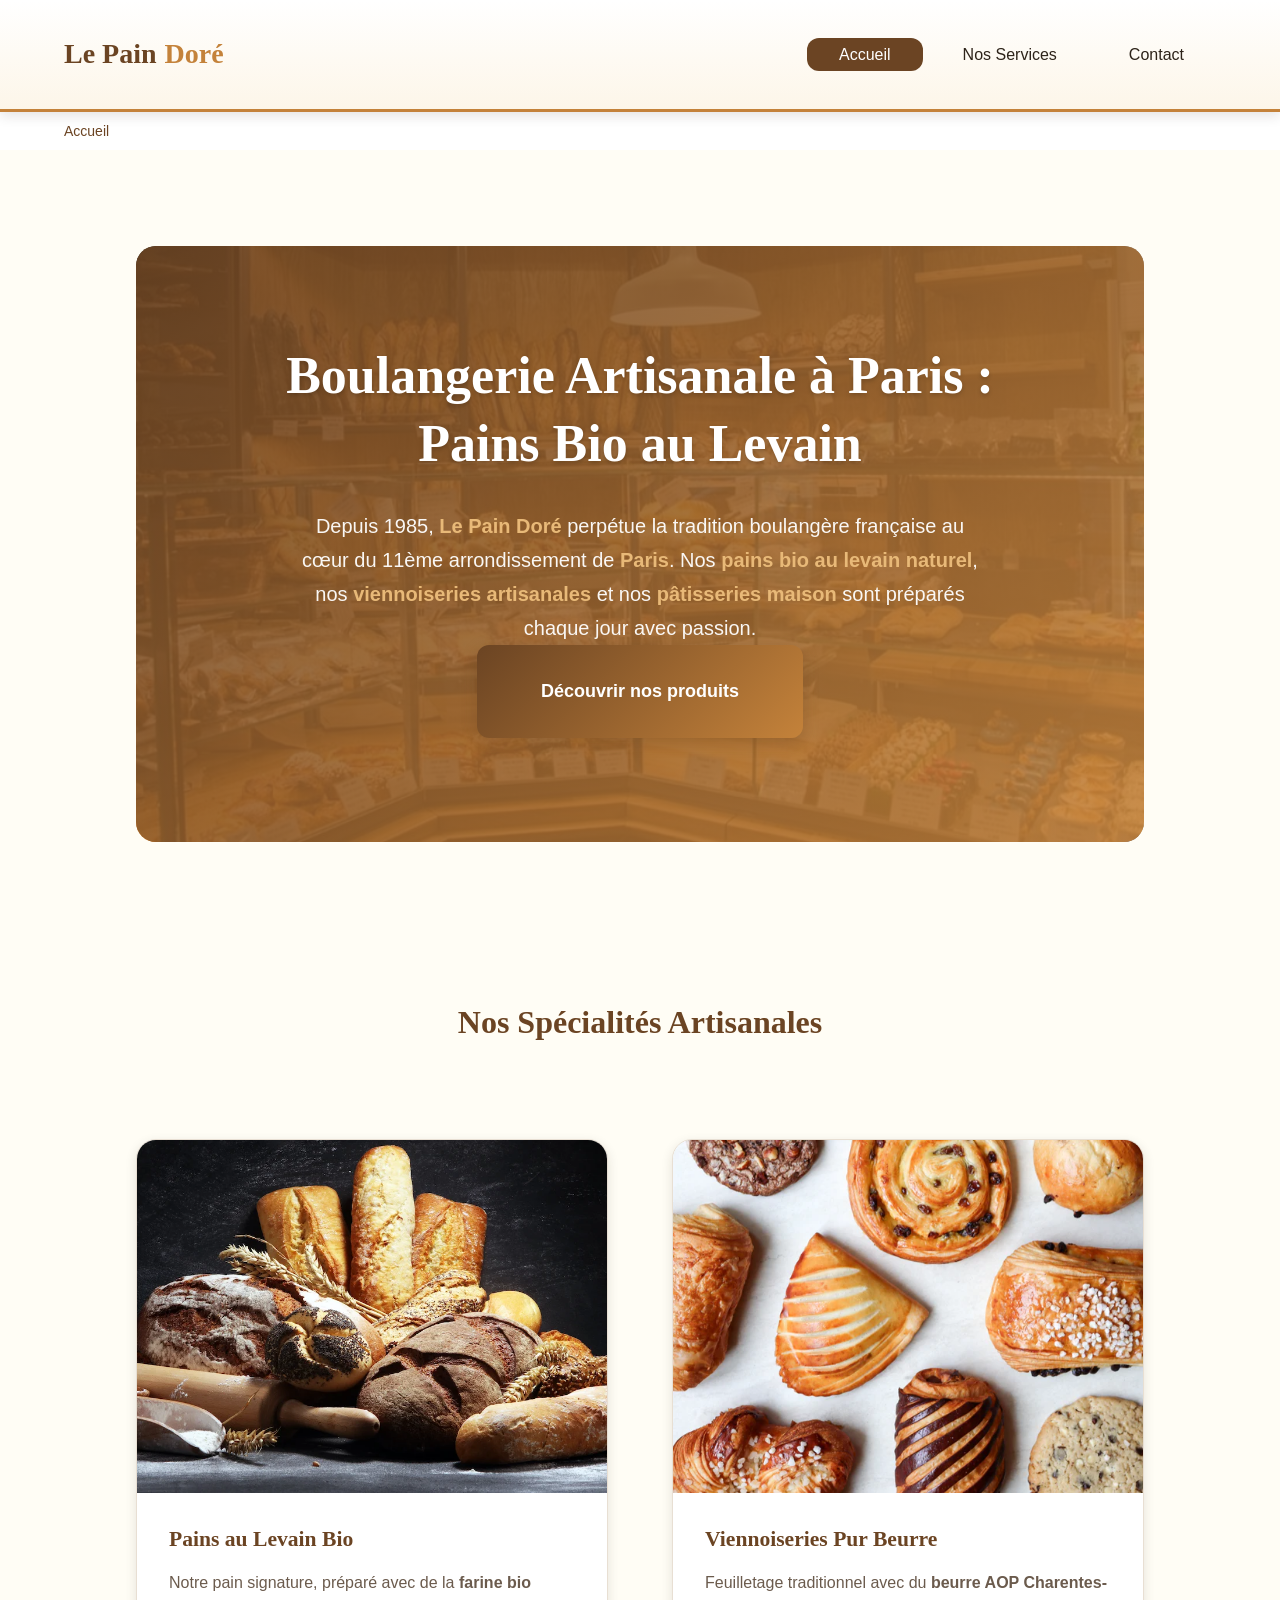
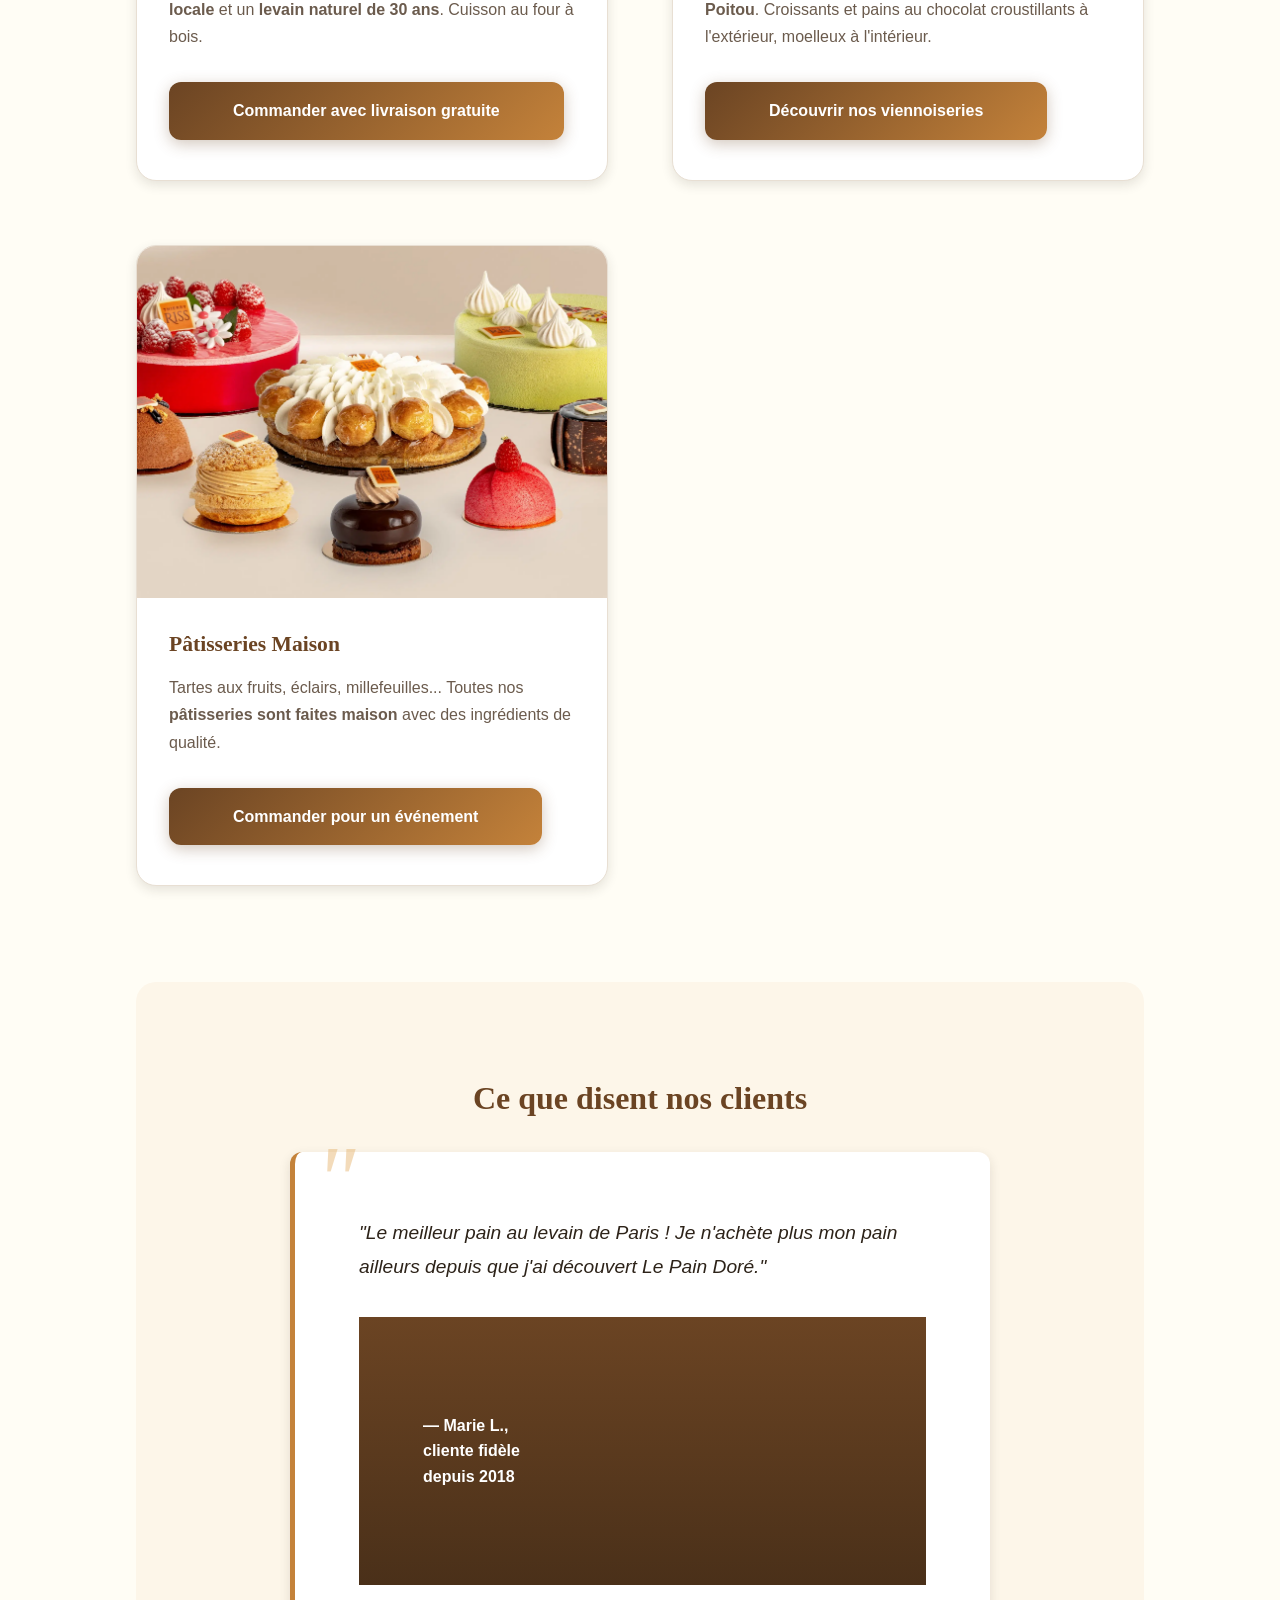
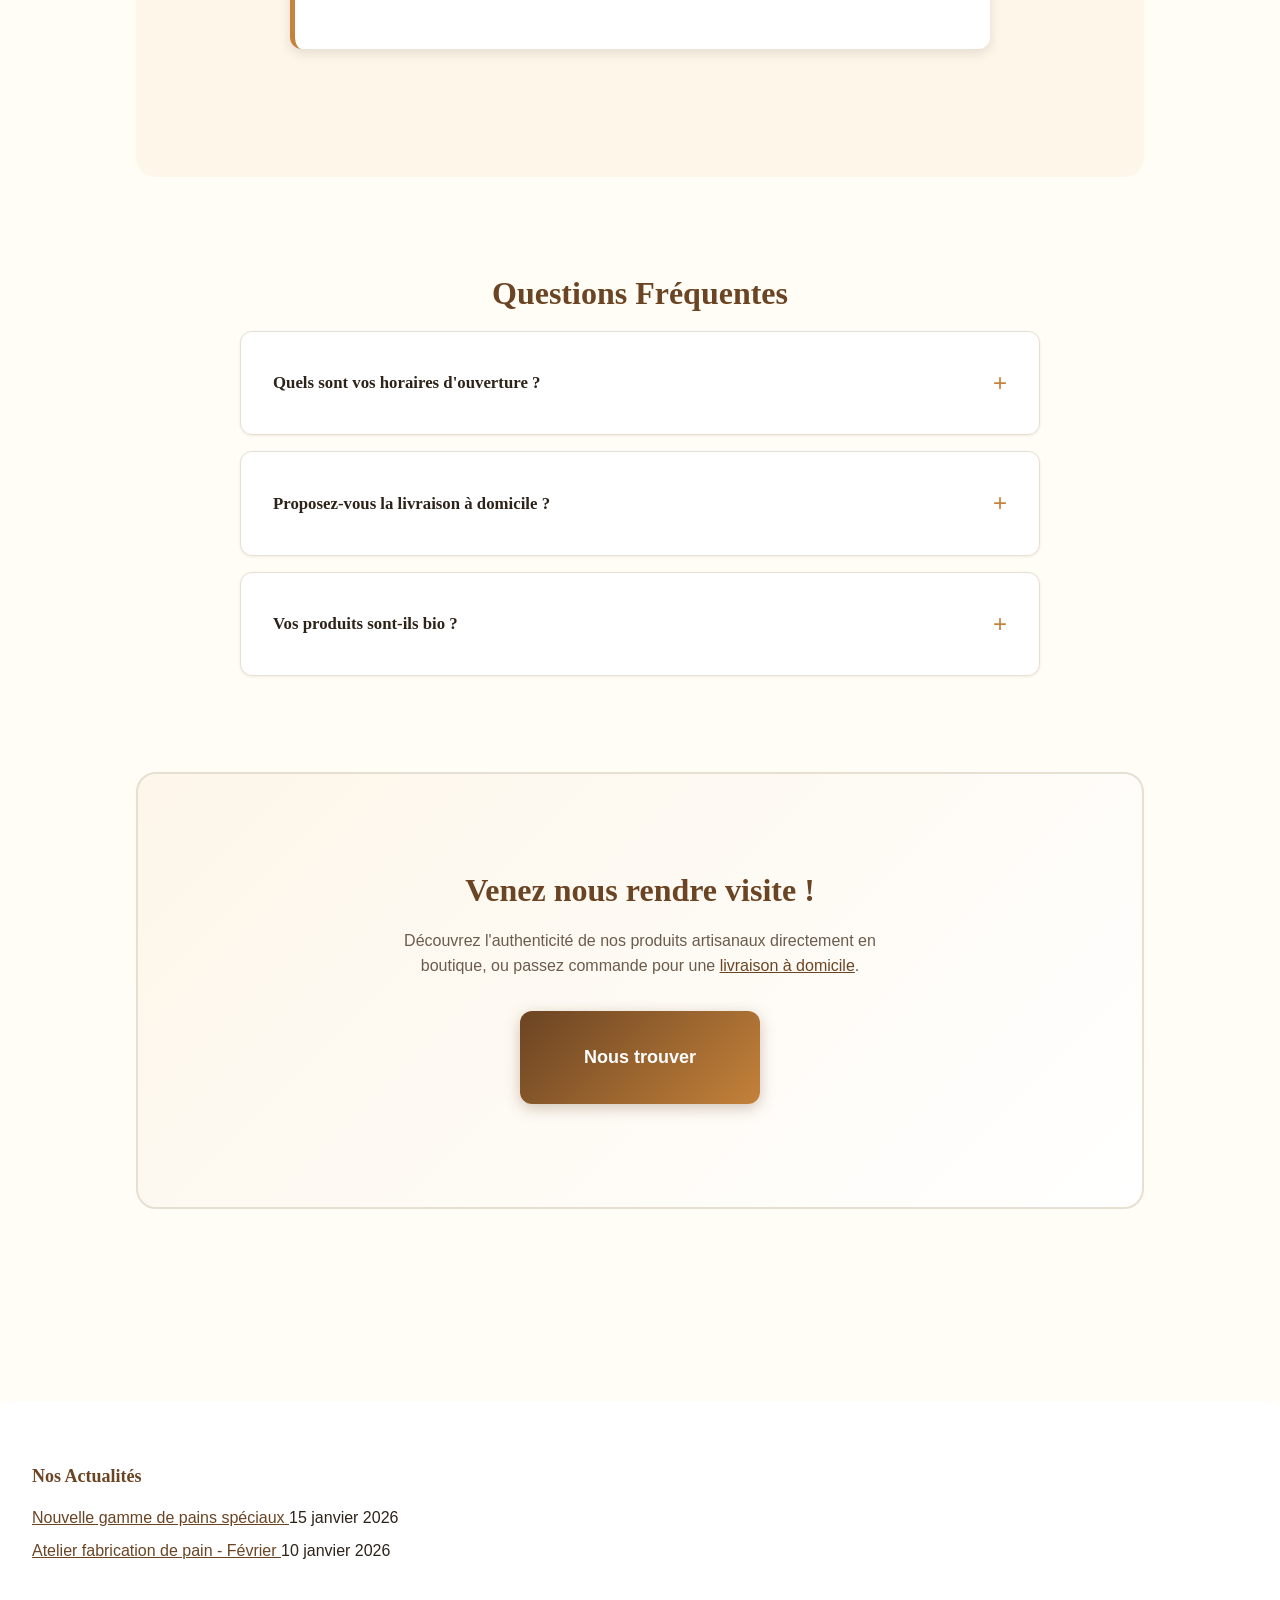
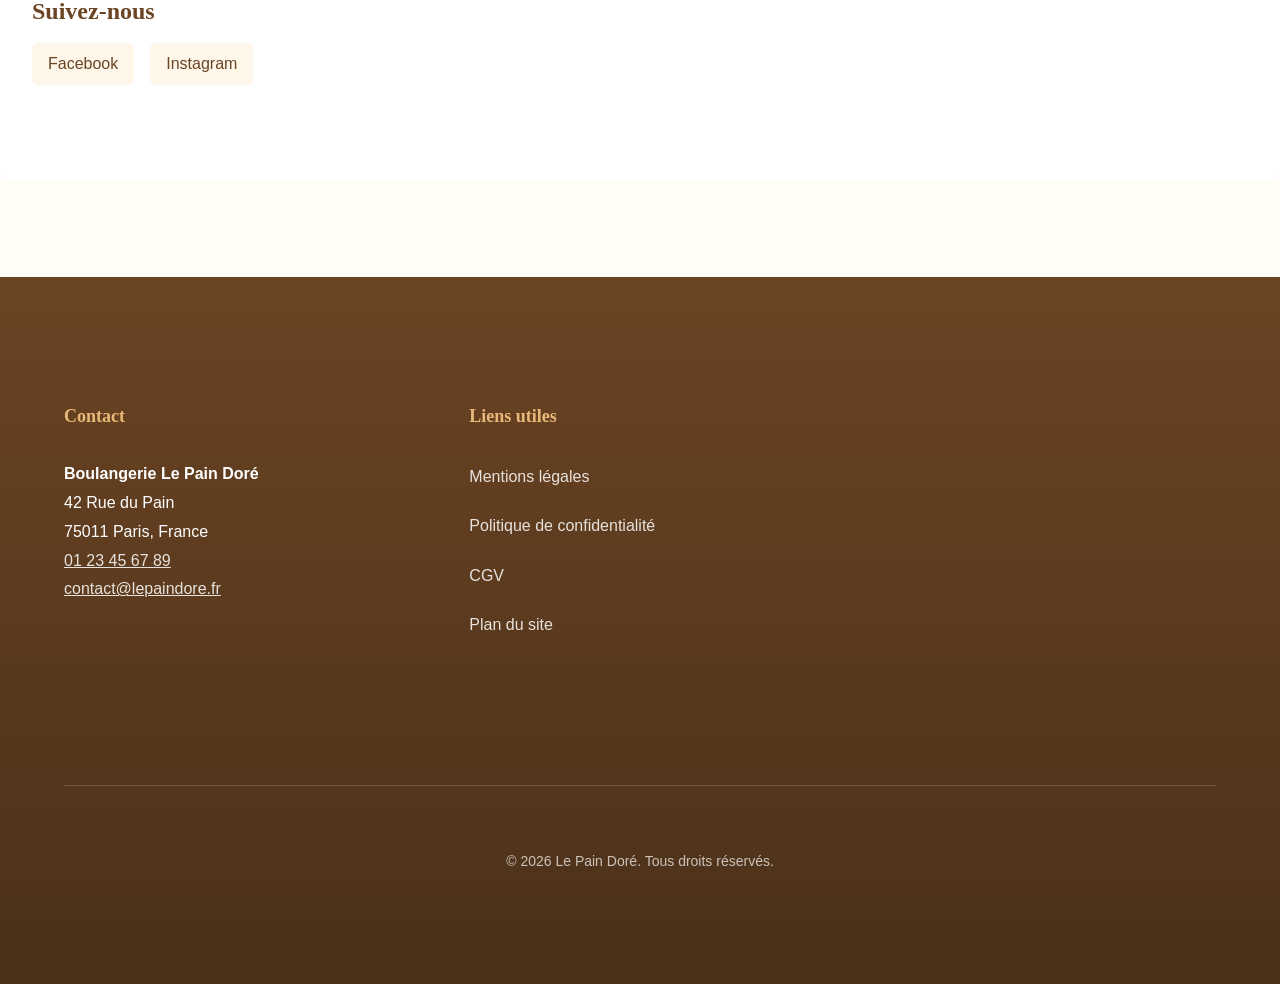
<file: seo-example - correction/index.html>
<!DOCTYPE html>
<!--
    ============================================
    EXEMPLE DE SITE OPTIMISÉ SEO - PAGE D'ACCUEIL
    ============================================

-->

<!-- 
    DÉCLARATION DE LA LANGUE
    ========================
    L'attribut "lang" aide les moteurs de recherche à comprendre la langue du contenu.
    Cela améliore le référencement local et l'accessibilité (lecteurs d'écran).
    Format: code ISO 639-1 (fr, en, es, de, etc.)
-->
<html lang="fr">

<head>
    <!--
        ENCODAGE DES CARACTÈRES
        =======================
        UTF-8 est le standard universel qui supporte tous les caractères.
        Doit être déclaré en premier dans le <head> pour éviter les problèmes d'affichage.
    -->
    <meta charset="UTF-8">

    <!--
        VIEWPORT POUR LE RESPONSIVE (MOBILE-FIRST)
        ==========================================
        CRUCIAL pour le SEO mobile ! Google utilise l'indexation "Mobile-First".
        - width=device-width : adapte la largeur à l'écran
        - initial-scale=1.0 : pas de zoom initial
        Sans cette balise, le site sera pénalisé sur mobile.
    -->
    <meta name="viewport" content="width=device-width, initial-scale=1.0">

    <!--
        BALISE TITLE - L'ÉLÉMENT SEO LE PLUS IMPORTANT
        ==============================================
        Règles d'or :
        - Entre 50-60 caractères (sinon tronqué dans les résultats Google)
        - Mot-clé principal au début
        - Nom de marque à la fin (séparé par | ou -)
        - Unique pour chaque page
        - Doit donner envie de cliquer (CTR)
    -->
    <title>Boulangerie Artisanale Le Pain Doré | Pains Bio à Paris</title>

    <!--
        META DESCRIPTION
        ================
        Résumé de la page qui apparaît dans les résultats de recherche.
        Règles :
        - Entre 150-160 caractères
        - Inclure le mot-clé principal naturellement
        - Call-to-action pour améliorer le taux de clic
        - Unique pour chaque page
        Note : Google peut choisir d'afficher un autre extrait de la page.
    -->
    <meta name="description" content="Découvrez notre boulangerie artisanale à Paris. Pains bio au levain, viennoiseries maison et pâtisseries traditionnelles. Livraison gratuite dès 25€.">

    <!--
        META KEYWORDS (OBSOLÈTE MAIS INFORMATIF)
        ========================================
        Google ignore cette balise depuis 2009, mais certains autres moteurs
        peuvent encore la considérer. On la laisse à titre éducatif.
        Ne pas en abuser (keyword stuffing = pénalité).
    -->
    <meta name="keywords" content="boulangerie paris, pain bio, pain au levain, viennoiseries artisanales, pâtisserie traditionnelle">

    <!--
        META ROBOTS
        ===========
        Contrôle le comportement des robots d'indexation.
        Valeurs courantes :
        - index : autoriser l'indexation
        - follow : suivre les liens de la page
        - noindex : ne pas indexer (pages admin, merci, etc.)
        - nofollow : ne pas suivre les liens
        - noarchive : ne pas mettre en cache
        - nosnippet : ne pas afficher de description
    -->
    <meta name="robots" content="index, follow">

    <!--
        URL CANONIQUE
        =============
        TRÈS IMPORTANT pour éviter le contenu dupliqué !
        Indique l'URL "officielle" de la page.
        Utile quand une même page est accessible via plusieurs URLs :
        - http vs https
        - avec ou sans www
        - avec paramètres de tracking (?utm_source=...)
        - pagination
    -->
    <link rel="canonical" href="https://www.lepaindore.fr/">

    <!--
        BALISES OPEN GRAPH (FACEBOOK, LINKEDIN)
        =======================================
        Contrôlent l'apparence du site quand il est partagé sur les réseaux sociaux.
        Impact indirect sur le SEO via le trafic social et les signaux d'engagement.
    -->
    <meta property="og:type" content="website">
    <meta property="og:title" content="Boulangerie Artisanale Le Pain Doré | Paris">
    <meta property="og:description" content="Pains bio au levain, viennoiseries maison et pâtisseries traditionnelles. Livraison gratuite dès 25€.">
    <meta property="og:image" content="https://www.lepaindore.fr/images/og-image.jpg">
    <meta property="og:url" content="https://www.lepaindore.fr/">
    <meta property="og:site_name" content="Le Pain Doré">
    <meta property="og:locale" content="fr_FR">
    <!-- 
        og:image recommandations :
        - Taille idéale : 1200x630 pixels
        - Format : JPG ou PNG
        - Taille max : 8MB
    -->

    <!--
        TWITTER CARDS
        =============
        Similaire à Open Graph mais spécifique à Twitter/X.
        Types : summary, summary_large_image, app, player
    -->
    <meta name="twitter:card" content="summary_large_image">
    <meta name="twitter:site" content="@lepaindore">
    <meta name="twitter:title" content="Boulangerie Artisanale Le Pain Doré | Paris">
    <meta name="twitter:description" content="Pains bio au levain, viennoiseries maison et pâtisseries traditionnelles.">
    <meta name="twitter:image" content="https://www.lepaindore.fr/images/twitter-card.jpg">



    <!--
        FEUILLE DE STYLES CSS
        =====================
        Fichier externe pour les styles (meilleure pratique).
        Le CSS inline peut ralentir le chargement initial.
    -->
    <link rel="stylesheet" href="style.css">

    <!--
        DONNÉES STRUCTURÉES JSON-LD (SCHEMA.ORG)
        ========================================
        TRÈS IMPORTANT POUR LE SEO MODERNE !
        
        Les données structurées aident Google à comprendre le contenu.
        Elles peuvent générer des "Rich Snippets" dans les résultats :
        - Étoiles de notation
        - Prix des produits
        - FAQ
        - Breadcrumbs
        - Événements
        - Recettes
        - etc.
        
        Outil de test : https://search.google.com/test/rich-results
    -->
    <script type="application/ld+json">
    {
        "@context": "https://schema.org",
        "@type": "LocalBusiness",
        "@id": "https://www.lepaindore.fr/#organization",
        "name": "Boulangerie Le Pain Doré",
        "description": "Boulangerie artisanale proposant des pains bio au levain, viennoiseries et pâtisseries traditionnelles à Paris.",
        "url": "https://www.lepaindore.fr",
        "logo": "https://www.lepaindore.fr/images/logo.png",
        "image": "https://www.lepaindore.fr/images/facade.jpg",
        "telephone": "+33-1-23-45-67-89",
        "email": "contact@lepaindore.fr",
        "priceRange": "€€",
        "address": {
            "@type": "PostalAddress",
            "streetAddress": "42 Rue du Pain",
            "addressLocality": "Paris",
            "postalCode": "75011",
            "addressCountry": "FR"
        },
        "geo": {
            "@type": "GeoCoordinates",
            "latitude": "48.8566",
            "longitude": "2.3522"
        },
        "openingHoursSpecification": [
            {
                "@type": "OpeningHoursSpecification",
                "dayOfWeek": ["Monday", "Tuesday", "Wednesday", "Thursday", "Friday"],
                "opens": "07:00",
                "closes": "19:30"
            },
            {
                "@type": "OpeningHoursSpecification",
                "dayOfWeek": ["Saturday", "Sunday"],
                "opens": "07:30",
                "closes": "13:00"
            }
        ],
        "sameAs": [
            "https://www.facebook.com/lepaindore",
            "https://www.instagram.com/lepaindore",
            "https://twitter.com/lepaindore"
        ],
        "aggregateRating": {
            "@type": "AggregateRating",
            "ratingValue": "4.8",
            "reviewCount": "247"
        }
    }
    </script>

    <!--
        DONNÉES STRUCTURÉES - BREADCRUMBS (FIL D'ARIANE)
        ================================================
        Aide à la navigation et peut apparaître dans les résultats Google.
    -->
    <script type="application/ld+json">
    {
        "@context": "https://schema.org",
        "@type": "BreadcrumbList",
        "itemListElement": [
            {
                "@type": "ListItem",
                "position": 1,
                "name": "Accueil",
                "item": "https://www.lepaindore.fr/"
            }
        ]
    }
    </script>

    <!--
        DONNÉES STRUCTURÉES - WEBSITE (SITELINKS SEARCHBOX)
        ===================================================
        Permet d'afficher une barre de recherche dans les résultats Google
        pour les sites ayant une fonction de recherche interne.
    -->
    <script type="application/ld+json">
    {
        "@context": "https://schema.org",
        "@type": "WebSite",
        "name": "Le Pain Doré",
        "url": "https://www.lepaindore.fr/",
        "potentialAction": {
            "@type": "SearchAction",
            "target": "https://www.lepaindore.fr/recherche?q={search_term_string}",
            "query-input": "required name=search_term_string"
        }
    }
    </script>
</head>

<body>
    <!--
        STRUCTURE HTML5 SÉMANTIQUE
        ==========================
        L'utilisation des balises sémantiques (header, nav, main, article, section, aside, footer)
        aide les moteurs de recherche à comprendre la structure et l'importance du contenu.
        C'est aussi crucial pour l'accessibilité.
    -->

    <!--
        SKIP LINK (LIEN D'ÉVITEMENT)
        ============================
        Améliore l'accessibilité en permettant aux utilisateurs de clavier
        de sauter directement au contenu principal.
        L'accessibilité est un facteur SEO indirect.
    -->
    <a href="#main-content" class="skip-link">Aller au contenu principal</a>

    <!--
        HEADER - EN-TÊTE DU SITE
        ========================
        Contient généralement le logo et la navigation principale.
        Balise sémantique qui indique l'en-tête de la page.
    -->
    <header role="banner">
        <!--
            LOGO AVEC ATTRIBUT ALT DESCRIPTIF
            =================================
            - L'attribut "alt" décrit l'image pour les moteurs et l'accessibilité
            - Inclure le nom de l'entreprise dans le alt du logo
            - Le logo doit être un lien vers l'accueil
        -->
        <a href="/" title="Retour à l'accueil" class="logo-text">
            Le Pain <span>Doré</span>
            <!--
                LOGO TEXTE
                ==========
                En l'absence d'un fichier logo, on utilise du texte stylisé.
                C'est plus accessible et plus léger qu'une image.
            -->
        </a>

        <!--
            NAVIGATION PRINCIPALE
            =====================
            - Utiliser <nav> pour la navigation principale
            - Liens internes avec texte d'ancrage descriptif (pas "cliquez ici")
            - Structure de liens cohérente sur toutes les pages
        -->
        <nav role="navigation" aria-label="Navigation principale">
            <ul>
                <!--
                    ATTRIBUT ARIA-CURRENT
                    =====================
                    Indique la page actuelle pour l'accessibilité.
                -->
                <li><a href="index.html" aria-current="page">Accueil</a></li>

                <!--
                    TEXTE D'ANCRAGE OPTIMISÉ
                    ========================
                    Le texte des liens doit être descriptif et contenir des mots-clés pertinents.
                    MAUVAIS : "Cliquez ici", "En savoir plus", "Lire la suite"
                    BON : "Nos services de livraison", "Découvrir nos pains bio"
                -->
                <li><a href="services.html">Nos Services</a></li>
                <li><a href="contact.html">Contact</a></li>
            </ul>
        </nav>
    </header>

    <!--
        BREADCRUMBS (FIL D'ARIANE)
        ==========================
        Navigation secondaire montrant le chemin hiérarchique.
        - Améliore l'UX et la navigation
        - Peut apparaître dans les résultats Google (avec Schema.org)
        - Aide les moteurs à comprendre la structure du site
    -->
    <nav aria-label="Fil d'Ariane" class="breadcrumbs">
        <ol>
            <li>
                <a href="index.html">Accueil</a>
            </li>
            <!-- Sur les autres pages, ajouter les niveaux intermédiaires -->
        </ol>
    </nav>

    <!--
        CONTENU PRINCIPAL
        =================
        La balise <main> indique le contenu principal unique de la page.
        Il ne doit y avoir qu'un seul <main> par page.
        L'ID permet le skip link.
    -->
    <main id="main-content" role="main">
        
        <!--
            SECTION HERO / EN-TÊTE DE PAGE
            ==============================
        -->
        <section class="hero hero-image" aria-labelledby="hero-title" style="background-image: url('images/boulangerie.jpg');">
            <!--
                BALISE H1 - TITRE PRINCIPAL
                ===========================
                RÈGLES CRUCIALES :
                - UN SEUL H1 par page
                - Doit contenir le mot-clé principal
                - Différent du <title> mais cohérent
                - Entre 20-70 caractères idéalement
                - Doit résumer le contenu de la page
            -->
            <h1 id="hero-title">Boulangerie Artisanale à Paris : Pains Bio au Levain</h1>

            <!--
                PARAGRAPHE D'INTRODUCTION
                =========================
                Les premiers paragraphes ont plus de poids SEO.
                Inclure les mots-clés naturellement dans les 100 premiers mots.
            -->
            <p class="lead">
                Depuis 1985, <strong>Le Pain Doré</strong> perpétue la tradition boulangère française
                au cœur du 11ème arrondissement de <strong>Paris</strong>. Nos <strong>pains bio
                au levain naturel</strong>, nos <strong>viennoiseries artisanales</strong> et nos
                <strong>pâtisseries maison</strong> sont préparés chaque jour avec passion.
            </p>
            <!--
                BALISES <STRONG> ET <EM>
                ========================
                - <strong> : importance forte (anciennement bold, mais sémantique)
                - <em> : emphase (anciennement italic, mais sémantique)
                Utiliser avec parcimonie pour les mots-clés importants.
                Ne pas en abuser (keyword stuffing).
            -->
            <a href="services.html" class="cta-button cta-primary">Découvrir nos produits</a>
        </section>

        <!--
            SECTION PRODUITS/SERVICES
            =========================
            Utiliser <section> pour grouper du contenu thématique.
            Chaque section devrait avoir un titre (H2, H3, etc.)
        -->
        <section class="products" aria-labelledby="products-title">
            <!--
                HIÉRARCHIE DES TITRES
                =====================
                Respecter l'ordre : H1 > H2 > H3 > H4 > H5 > H6
                Ne jamais sauter de niveau (pas de H1 puis H3).
                Utiliser les titres pour structurer, pas pour le style.
            -->
            <h2 id="products-title">Nos Spécialités Artisanales</h2>

            <!--
                ARTICLES INDIVIDUELS
                ====================
                <article> représente un contenu autonome et redistribuable.
                Parfait pour : articles de blog, produits, commentaires, etc.
            -->
            <article class="product-card">
                <!--
                    IMAGES OPTIMISÉES POUR LE SEO
                    =============================
                    Checklist images :
                    1. Attribut ALT descriptif et unique
                    2. Nom de fichier avec mots-clés
                    3. Format WebP pour une compression optimale
                    4. Lazy loading pour les images sous la ligne de flottaison
                    5. Attributs width/height pour éviter le layout shift
                -->
                <div class="image-wrapper">
                    <img src="images/pains.webp"
                         alt="Assortiment de pains artisanaux au levain - Boulangerie Le Pain Doré Paris"
                         width="400"
                         height="300"
                         loading="lazy"
                         decoding="async">
                </div>
                <h3>Pains au Levain Bio</h3>
                <p>Notre pain signature, préparé avec de la <strong>farine bio locale</strong>
                   et un <strong>levain naturel de 30 ans</strong>. Cuisson au four à bois.</p>
                <a href="services.html#livraison" class="cta-button">
                    Commander avec livraison gratuite
                </a>
            </article>

            <article class="product-card">
                <div class="image-wrapper">
                    <img src="images/viennoiserie.webp"
                         alt="Croissants et pains au chocolat pur beurre - Viennoiserie artisanale Paris"
                         width="400"
                         height="300"
                         loading="lazy"
                         decoding="async">
                </div>
                <h3>Viennoiseries Pur Beurre</h3>
                <p>Feuilletage traditionnel avec du <strong>beurre AOP Charentes-Poitou</strong>.
                   Croissants et pains au chocolat croustillants à l'extérieur, moelleux à l'intérieur.</p>
                <a href="services.html" class="cta-button">
                    Découvrir nos viennoiseries
                </a>
            </article>

            <article class="product-card">
                <div class="image-wrapper">
                    <img src="images/patisseries.webp"
                         alt="Assortiment de pâtisseries artisanales - Tartes et gâteaux Le Pain Doré"
                         width="400"
                         height="300"
                         loading="lazy"
                         decoding="async">
                </div>
                <h3>Pâtisseries Maison</h3>
                <p>Tartes aux fruits, éclairs, millefeuilles... Toutes nos <strong>pâtisseries sont faites maison</strong>
                   avec des ingrédients de qualité.</p>
                <a href="services.html#traiteur" class="cta-button">
                    Commander pour un événement
                </a>
            </article>
        </section>

        <!--
            SECTION TÉMOIGNAGES/AVIS
            ========================
            Les avis clients sont importants pour le SEO local
            et peuvent générer des rich snippets avec Schema.org.
        -->
        <section class="testimonials">
            <h2 id="testimonials-title">Ce que disent nos clients</h2>
            
            <!--
                BLOCKQUOTE POUR LES CITATIONS
                =============================
                Utiliser <blockquote> pour les citations.
                <cite> pour l'attribution de la source.
            -->
            <blockquote>
                <p>"Le meilleur pain au levain de Paris ! Je n'achète plus mon pain ailleurs 
                   depuis que j'ai découvert Le Pain Doré."</p>
                <footer>
                    <cite>— Marie L., cliente fidèle depuis 2018</cite>
                </footer>
            </blockquote>

            <!--
                DONNÉES STRUCTURÉES POUR LES AVIS
                =================================
                Peuvent être ajoutées en JSON-LD pour chaque avis individuel
                pour obtenir des étoiles dans les résultats de recherche.
            -->
        </section>

        <!--
            SECTION FAQ
            ===========
            Les FAQ sont excellentes pour le SEO :
            - Répondent aux questions des utilisateurs
            - Peuvent apparaître dans les featured snippets
            - Ciblent les recherches vocales et questions longues
        -->
        <section class="faq" aria-labelledby="faq-title">
            <h2 id="faq-title">Questions Fréquentes</h2>
            
            <!--
                UTILISATION DE <DETAILS> ET <SUMMARY>
                =====================================
                Balises HTML natives pour les accordéons FAQ.
                Accessibles et sans JavaScript.
            -->
            <details>
                <summary>
                    <h3>Quels sont vos horaires d'ouverture ?</h3>
                </summary>
                <p>Nous sommes ouverts du <strong>lundi au vendredi de 7h à 19h30</strong>, 
                   et le <strong>week-end de 7h30 à 13h</strong>. Fermé les jours fériés.</p>
            </details>

            <details>
                <summary>
                    <h3>Proposez-vous la livraison à domicile ?</h3>
                </summary>
                <p>Oui ! Nous livrons dans tout Paris et proche banlieue. 
                   <strong>Livraison gratuite dès 25€ d'achat</strong>.
                   Consultez notre <a href="services.html#livraison">page services</a> pour plus de détails.</p>
            </details>

            <details>
                <summary>
                    <h3>Vos produits sont-ils bio ?</h3>
                </summary>
                <p>Tous nos pains sont préparés avec de la <strong>farine bio certifiée</strong>. 
                   Nous privilégions les ingrédients locaux et de saison pour l'ensemble de nos produits.</p>
            </details>
        </section>

        <!--
            DONNÉES STRUCTURÉES FAQ
            =======================
            À ajouter pour que les FAQ apparaissent dans les résultats Google.
        -->
        <script type="application/ld+json">
        {
            "@context": "https://schema.org",
            "@type": "FAQPage",
            "mainEntity": [
                {
                    "@type": "Question",
                    "name": "Quels sont vos horaires d'ouverture ?",
                    "acceptedAnswer": {
                        "@type": "Answer",
                        "text": "Nous sommes ouverts du lundi au vendredi de 7h à 19h30, et le week-end de 7h30 à 13h. Fermé les jours fériés."
                    }
                },
                {
                    "@type": "Question",
                    "name": "Proposez-vous la livraison à domicile ?",
                    "acceptedAnswer": {
                        "@type": "Answer",
                        "text": "Oui ! Nous livrons dans tout Paris et proche banlieue. Livraison gratuite dès 25€ d'achat."
                    }
                },
                {
                    "@type": "Question",
                    "name": "Vos produits sont-ils bio ?",
                    "acceptedAnswer": {
                        "@type": "Answer",
                        "text": "Tous nos pains sont préparés avec de la farine bio certifiée. Nous privilégions les ingrédients locaux et de saison pour l'ensemble de nos produits."
                    }
                }
            ]
        }
        </script>

        <!--
            CALL-TO-ACTION (CTA)
            ====================
            Section incitant à l'action pour améliorer les conversions.
        -->
        <section class="cta-section" aria-labelledby="cta-title">
            <h2 id="cta-title">Venez nous rendre visite !</h2>
            <p>Découvrez l'authenticité de nos produits artisanaux directement en boutique,
               ou passez commande pour une <a href="services.html#livraison">livraison à domicile</a>.</p>
            <a href="contact.html" class="cta-button cta-primary">
                Nous trouver
            </a>
        </section>

    </main>

    <!--
        ASIDE - CONTENU COMPLÉMENTAIRE
        ==============================
        <aside> pour le contenu tangentiellement lié au contenu principal.
        Ex: sidebar, encarts promotionnels, liens connexes.
        Les moteurs comprennent que ce n'est pas le contenu principal.
    -->
    <aside role="complementary" aria-label="Informations complémentaires">
        <section class="sidebar-widget">
            <h3>Nos Actualités</h3>
            <ul>
                <li>
                    <a href="blog/nouvelle-gamme-pains-speciaux.html">
                        Nouvelle gamme de pains spéciaux
                    </a>
                    <time datetime="2026-01-15">15 janvier 2026</time>
                </li>
                <li>
                    <a href="blog/atelier-pain-fevrier.html">
                        Atelier fabrication de pain - Février
                    </a>
                    <time datetime="2026-01-10">10 janvier 2026</time>
                </li>
            </ul>
        </section>

        <!--
            LIENS VERS RÉSEAUX SOCIAUX
            ==========================
            Les signaux sociaux sont un facteur SEO indirect.
            Toujours utiliser rel="noopener noreferrer" sur les liens externes target="_blank".
        -->
        <section class="social-links">
            <h3>Suivez-nous</h3>
            <ul>
                <li>
                    <a href="https://facebook.com/lepaindore"
                       target="_blank"
                       rel="noopener noreferrer"
                       aria-label="Suivez-nous sur Facebook">
                        Facebook
                    </a>
                </li>
                <li>
                    <a href="https://instagram.com/lepaindore"
                       target="_blank"
                       rel="noopener noreferrer"
                       aria-label="Suivez-nous sur Instagram">
                        Instagram
                    </a>
                </li>
            </ul>
        </section>
    </aside>

    <!--
        FOOTER - PIED DE PAGE
        =====================
        Contient généralement :
        - Informations de contact
        - Liens de navigation secondaire
        - Mentions légales
        - Copyright
    -->
    <footer role="contentinfo">
        <!--
            INFORMATIONS DE CONTACT
            =======================
            Utiliser <address> pour les informations de contact.
            Important pour le SEO local.
        -->
        <section class="footer-contact">
            <h3>Contact</h3>
            <address>
                <!--
                    BALISE <ADDRESS>
                    ================
                    Utilisée pour les coordonnées de contact.
                    Aide les moteurs à identifier les informations de contact.
                -->
                <strong>Boulangerie Le Pain Doré</strong><br>
                42 Rue du Pain<br>
                75011 Paris, France<br>
                <!--
                    LIENS TÉLÉPHONE ET EMAIL
                    ========================
                    - tel: pour les numéros de téléphone (clickable sur mobile)
                    - mailto: pour les emails
                    Format international pour le téléphone (+33...)
                -->
                <a href="tel:+33123456789">01 23 45 67 89</a><br>
                <a href="mailto:contact@lepaindore.fr">contact@lepaindore.fr</a>
            </address>
        </section>

        <!--
            NAVIGATION SECONDAIRE
            =====================
            Liens importants mais secondaires.
        -->
        <nav aria-label="Navigation secondaire">
            <h3>Liens utiles</h3>
            <ul>
                <li><a href="mentions-legales.html">Mentions légales</a></li>
                <li><a href="politique-confidentialite.html">Politique de confidentialité</a></li>
                <li><a href="cgv.html">CGV</a></li>
                <!--
                    PAGES LÉGALES
                    =============
                    Obligatoires légalement et attendues par les utilisateurs.
                    Google peut pénaliser les sites sans pages légales.
                -->
                <li><a href="sitemap.html">Plan du site</a></li>
                <!--
                    PLAN DU SITE HTML
                    =================
                    Différent du sitemap.xml.
                    Aide les utilisateurs et les moteurs à naviguer sur le site.
                -->
            </ul>
        </nav>

        <!--
            COPYRIGHT
            =========
            Indication de propriété et année.
        -->
        <p class="copyright">
            © <time datetime="2026">2026</time> Le Pain Doré. Tous droits réservés.
        </p>
    </footer>

    <!--
        SCRIPTS EN FIN DE PAGE
        ======================
        Charger les scripts à la fin du body pour ne pas bloquer le rendu.
        Utiliser defer ou async selon les besoins.
        
        DEFER vs ASYNC
        ==============
        - defer : exécuté après le parsing HTML, dans l'ordre
        - async : exécuté dès que téléchargé, ordre non garanti
        
        Utiliser defer pour les scripts qui dépendent du DOM.
        Utiliser async pour les scripts indépendants (analytics, etc.)
    -->
    
    <!-- Exemple de script analytics (ne pas copier sans adapter) -->
    <!--
    <script async src="https://www.googletagmanager.com/gtag/js?id=GA_MEASUREMENT_ID"></script>
    <script>
        // Google Analytics 4
        window.dataLayer = window.dataLayer || [];
        function gtag(){dataLayer.push(arguments);}
        gtag('js', new Date());
        gtag('config', 'GA_MEASUREMENT_ID');
    </script>
    -->

</body>
</html>
</file>
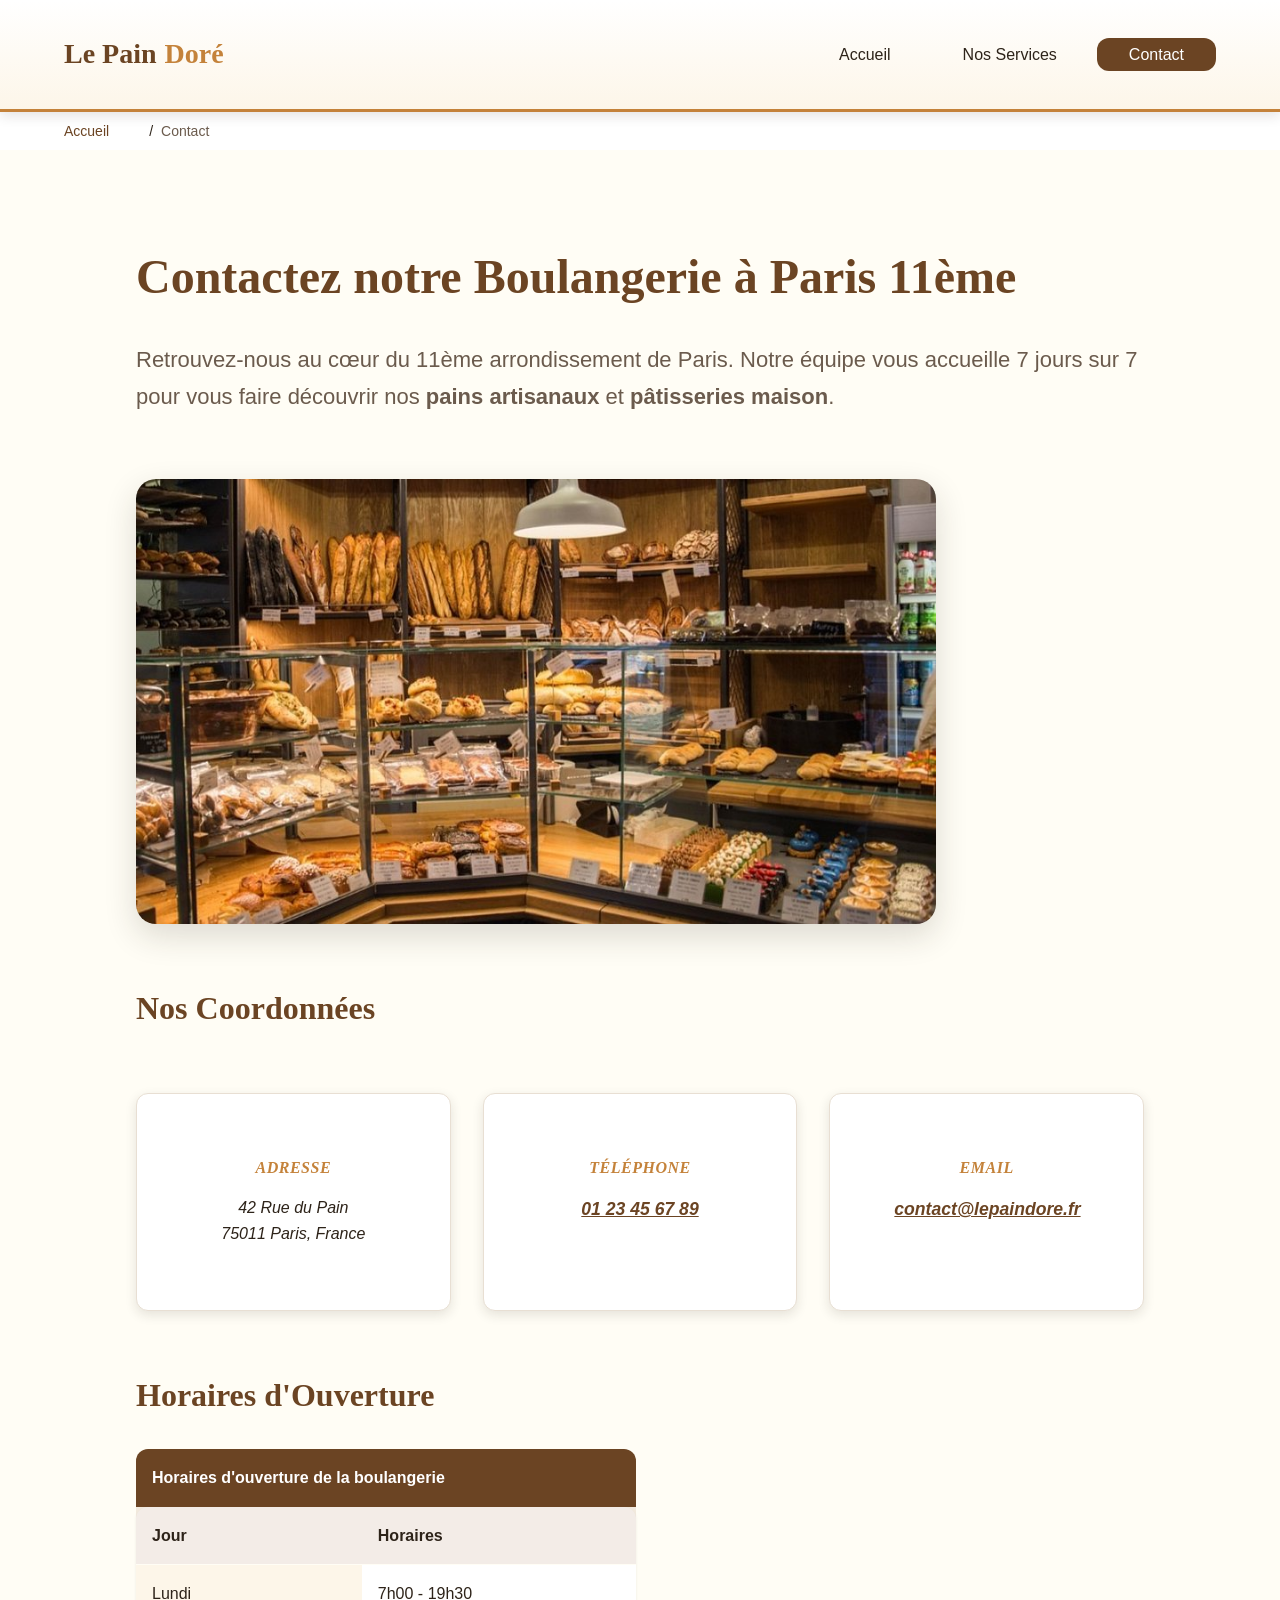
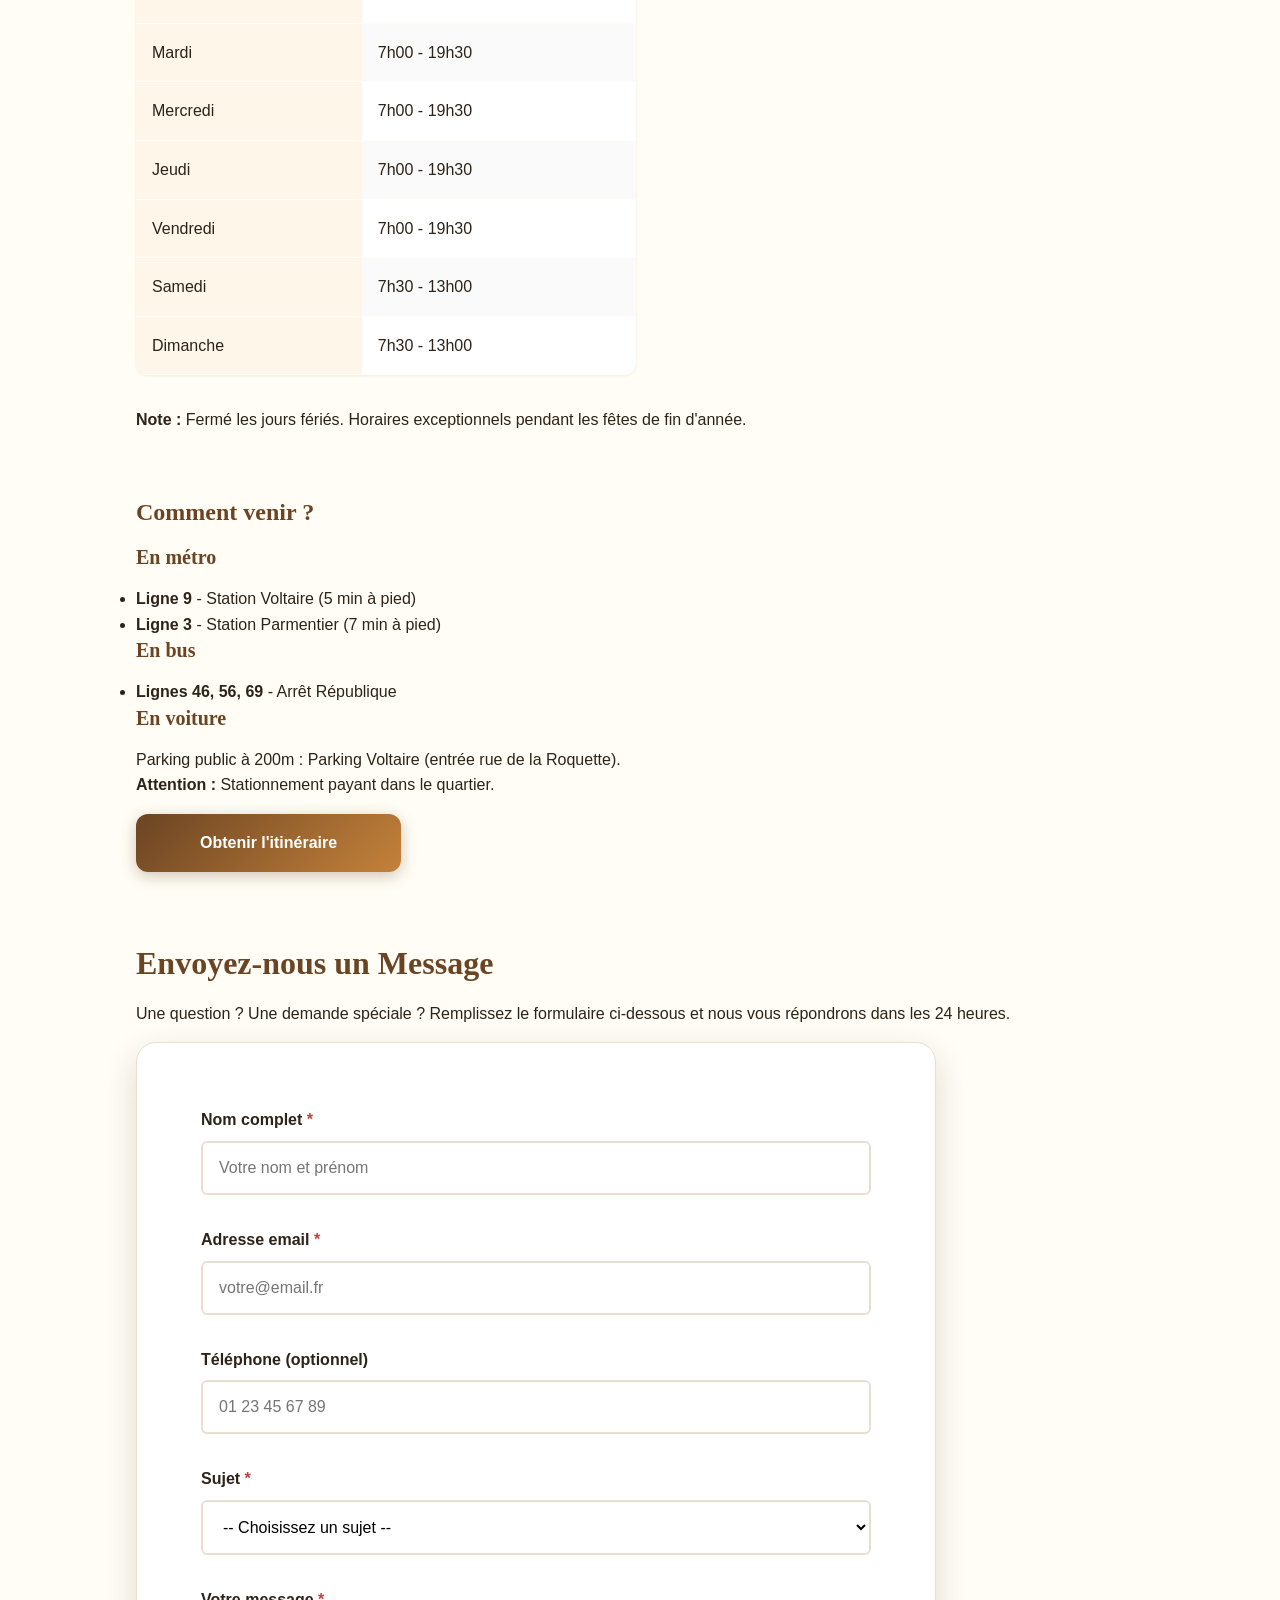
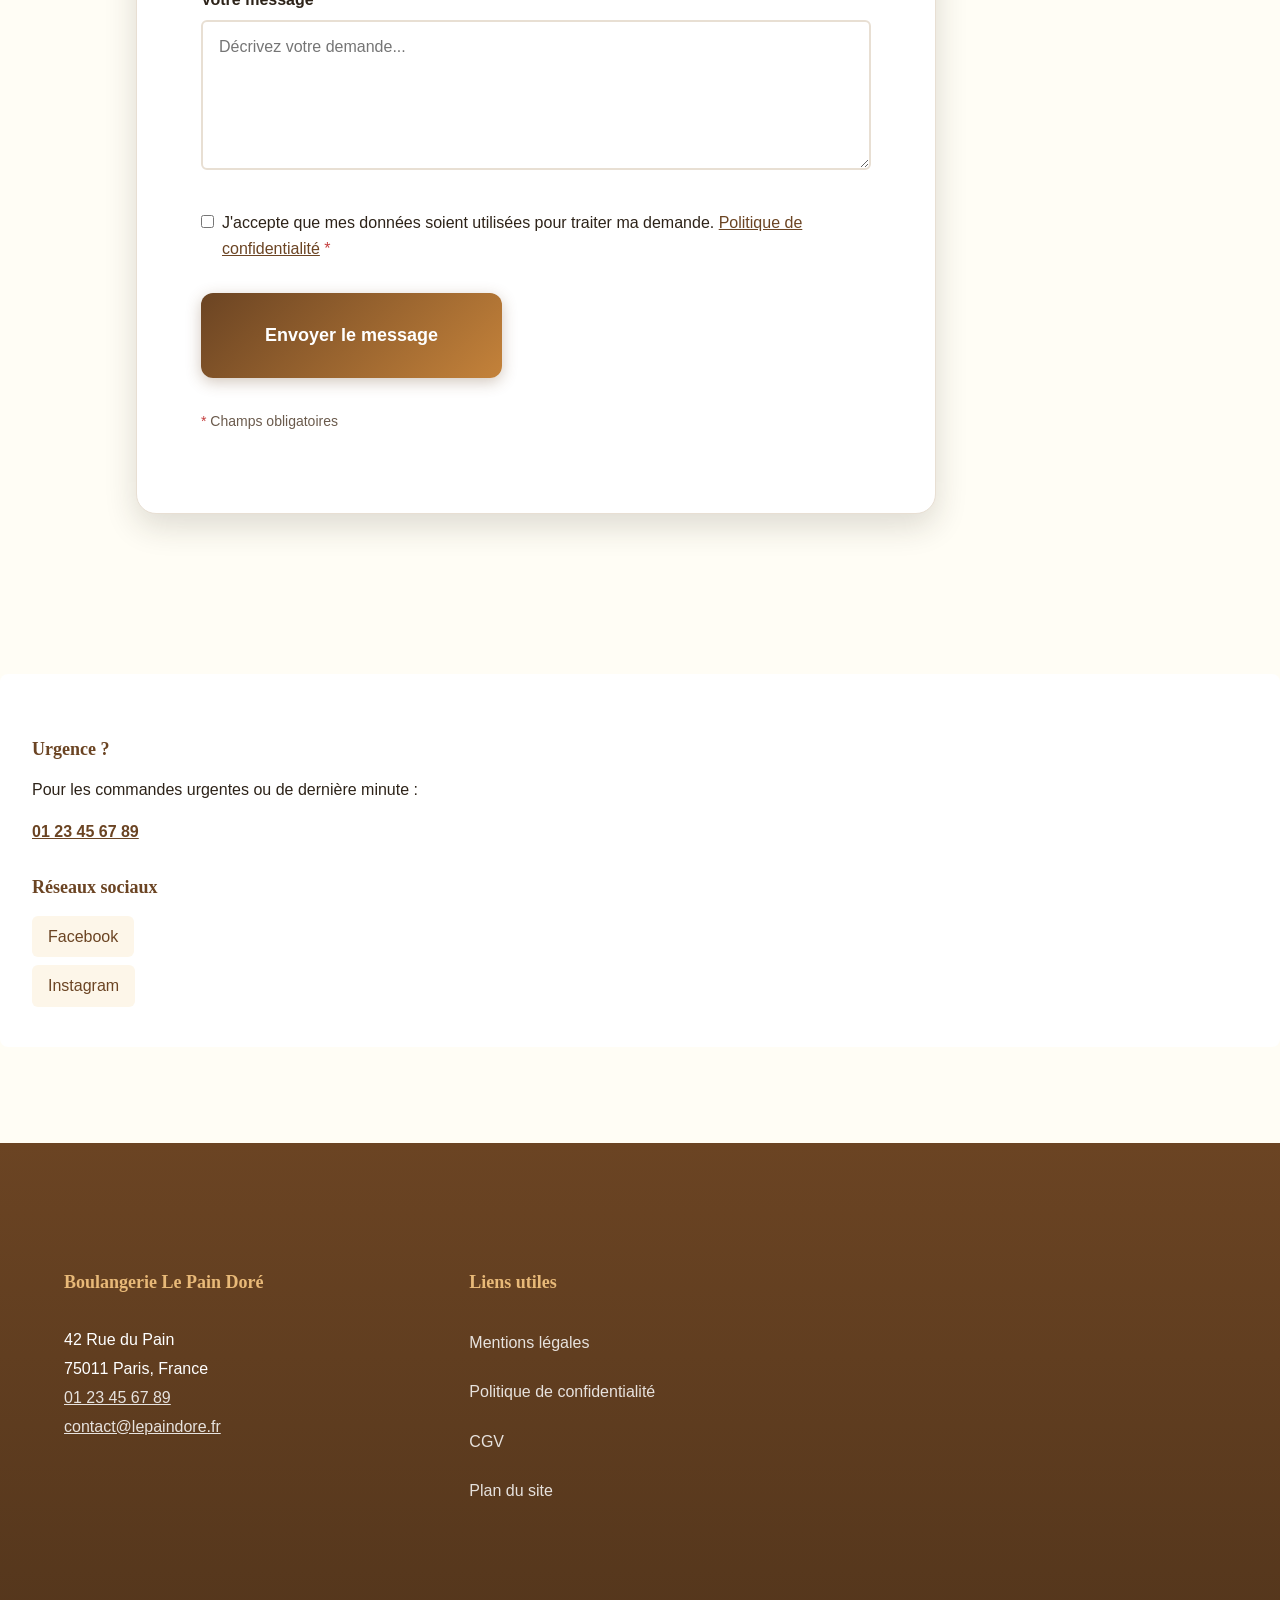
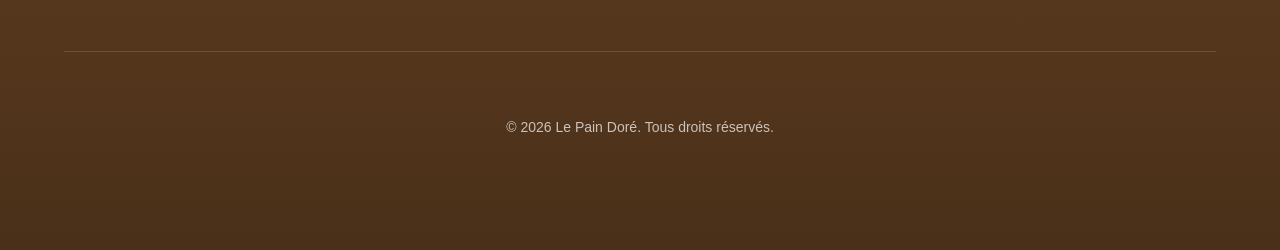
<file: seo-example - correction/contact.html>
<!DOCTYPE html>
<!--
    ============================================
    EXEMPLE DE SITE OPTIMISÉ SEO - PAGE CONTACT
    ============================================
    
    La page contact est cruciale pour le SEO local.
    Elle doit contenir toutes les informations nécessaires
    pour que Google comprenne où se situe l'entreprise.
-->
<html lang="fr">

<head>
    <meta charset="UTF-8">
    <meta name="viewport" content="width=device-width, initial-scale=1.0">

    <!--
        TITLE OPTIMISÉ POUR LE LOCAL
        ============================
        Inclut la localisation pour le SEO local.
    -->
    <title>Contact et Horaires | Boulangerie Le Pain Doré Paris 11</title>

    <!--
        META DESCRIPTION AVEC INFOS PRATIQUES
        =====================================
        Inclut adresse et horaires pour répondre aux recherches locales.
    -->
    <meta name="description" content="Contactez la Boulangerie Le Pain Doré au 42 Rue du Pain, Paris 11ème. Ouvert du lundi au vendredi 7h-19h30, week-end 7h30-13h. Tél: 01 23 45 67 89.">

    <meta name="robots" content="index, follow">
    <link rel="canonical" href="https://www.lepaindore.fr/contact.html">

    <!-- Open Graph -->
    <meta property="og:type" content="website">
    <meta property="og:title" content="Contact | Boulangerie Le Pain Doré Paris 11">
    <meta property="og:description" content="Trouvez-nous au 42 Rue du Pain, Paris 11ème. Ouvert 7j/7.">
    <meta property="og:image" content="https://www.lepaindore.fr/images/facade-og.jpg">
    <meta property="og:url" content="https://www.lepaindore.fr/contact.html">
    <meta property="og:site_name" content="Le Pain Doré">
    <meta property="og:locale" content="fr_FR">

    <!-- Twitter Card -->
    <meta name="twitter:card" content="summary_large_image">
    <meta name="twitter:title" content="Contact | Boulangerie Le Pain Doré Paris">
    <meta name="twitter:description" content="42 Rue du Pain, Paris 11ème. Ouvert 7j/7.">
    <meta name="twitter:image" content="https://www.lepaindore.fr/images/facade-twitter.jpg">

    <!-- Favicons (à ajouter en production) -->

    <!-- CSS -->
    <link rel="stylesheet" href="style.css">

    <!-- Breadcrumbs -->
    <script type="application/ld+json">
    {
        "@context": "https://schema.org",
        "@type": "BreadcrumbList",
        "itemListElement": [
            {
                "@type": "ListItem",
                "position": 1,
                "name": "Accueil",
                "item": "https://www.lepaindore.fr/"
            },
            {
                "@type": "ListItem",
                "position": 2,
                "name": "Contact",
                "item": "https://www.lepaindore.fr/contact.html"
            }
        ]
    }
    </script>

    <!--
        DONNÉES STRUCTURÉES LOCALBUSINESS COMPLÈTES
        ===========================================
        Très importantes pour la page contact.
        Doivent inclure toutes les informations de l'entreprise.
    -->
    <script type="application/ld+json">
    {
        "@context": "https://schema.org",
        "@type": "LocalBusiness",
        "@id": "https://www.lepaindore.fr/#organization",
        "name": "Boulangerie Le Pain Doré",
        "description": "Boulangerie artisanale proposant des pains bio au levain, viennoiseries et pâtisseries traditionnelles à Paris 11ème.",
        "url": "https://www.lepaindore.fr",
        "logo": "https://www.lepaindore.fr/images/logo.png",
        "image": [
            "https://www.lepaindore.fr/images/facade-1x1.jpg",
            "https://www.lepaindore.fr/images/facade-4x3.jpg",
            "https://www.lepaindore.fr/images/facade-16x9.jpg"
        ],
        "telephone": "+33-1-23-45-67-89",
        "email": "contact@lepaindore.fr",
        "priceRange": "€€",
        "currenciesAccepted": "EUR",
        "paymentAccepted": "Cash, Credit Card, Debit Card",
        "address": {
            "@type": "PostalAddress",
            "streetAddress": "42 Rue du Pain",
            "addressLocality": "Paris",
            "addressRegion": "Île-de-France",
            "postalCode": "75011",
            "addressCountry": "FR"
        },
        "geo": {
            "@type": "GeoCoordinates",
            "latitude": "48.8566",
            "longitude": "2.3522"
        },
        "hasMap": "https://www.google.com/maps?cid=XXXXXXXX",
        "openingHoursSpecification": [
            {
                "@type": "OpeningHoursSpecification",
                "dayOfWeek": ["Monday", "Tuesday", "Wednesday", "Thursday", "Friday"],
                "opens": "07:00",
                "closes": "19:30"
            },
            {
                "@type": "OpeningHoursSpecification",
                "dayOfWeek": "Saturday",
                "opens": "07:30",
                "closes": "13:00"
            },
            {
                "@type": "OpeningHoursSpecification",
                "dayOfWeek": "Sunday",
                "opens": "07:30",
                "closes": "13:00"
            }
        ],
        "sameAs": [
            "https://www.facebook.com/lepaindore",
            "https://www.instagram.com/lepaindore",
            "https://twitter.com/lepaindore"
        ],
        "aggregateRating": {
            "@type": "AggregateRating",
            "ratingValue": "4.8",
            "bestRating": "5",
            "worstRating": "1",
            "ratingCount": "247"
        }
    }
    </script>

    <!--
        DONNÉES STRUCTURÉES CONTACTPAGE
        ================================
        Indique explicitement que c'est une page de contact.
    -->
    <script type="application/ld+json">
    {
        "@context": "https://schema.org",
        "@type": "ContactPage",
        "name": "Contact - Boulangerie Le Pain Doré",
        "description": "Page de contact de la Boulangerie Le Pain Doré à Paris",
        "url": "https://www.lepaindore.fr/contact.html",
        "mainEntity": {
            "@type": "LocalBusiness",
            "@id": "https://www.lepaindore.fr/#organization"
        }
    }
    </script>
</head>

<body>
    <a href="#main-content" class="skip-link">Aller au contenu principal</a>

    <header role="banner">
        <a href="index.html" title="Retour à l'accueil" class="logo-text">
            Le Pain <span>Doré</span>
        </a>

        <nav role="navigation" aria-label="Navigation principale">
            <ul>
                <li><a href="index.html">Accueil</a></li>
                <li><a href="services.html">Nos Services</a></li>
                <li><a href="contact.html" aria-current="page">Contact</a></li>
            </ul>
        </nav>
    </header>

    <nav aria-label="Fil d'Ariane" class="breadcrumbs">
        <ol>
            <li><a href="index.html">Accueil</a></li>
            <li aria-hidden="true">/</li>
            <li><span aria-current="page">Contact</span></li>
        </ol>
    </nav>

    <main id="main-content" role="main">
        
        <!--
            H1 OPTIMISÉ POUR LE SEO LOCAL
            =============================
            Inclut le type d'établissement et la localisation.
        -->
        <h1>Contactez notre Boulangerie à Paris 11ème</h1>

        <p class="lead">
            Retrouvez-nous au cœur du 11ème arrondissement de Paris.
            Notre équipe vous accueille 7 jours sur 7 pour vous faire découvrir
            nos <strong>pains artisanaux</strong> et <strong>pâtisseries maison</strong>.
        </p>

        <!-- Image de la boulangerie -->
        <img src="images/boulangerie.jpg"
             alt="Façade de la Boulangerie Le Pain Doré à Paris - Devanture chaleureuse"
             width="800"
             height="500"
             loading="lazy"
             decoding="async"
             class="rounded-image"
             style="margin: var(--spacing-xl) 0; width: 100%; max-width: 800px;">

        <!--
            SECTION COORDONNÉES
            ===================
            Informations structurées avec balises sémantiques.
        -->
        <section id="coordonnees" aria-labelledby="coordonnees-title">
            <h2 id="coordonnees-title">Nos Coordonnées</h2>

            <!--
                BALISE ADDRESS
                ==============
                Utilisée pour les coordonnées de contact.
                Aide les moteurs à identifier l'adresse de l'entreprise.
            -->
            <address class="contact-card">
                <div class="contact-item">
                    <h3>Adresse</h3>
                    <!--
                        MICRODATA ALTERNATIF
                        ====================
                        En plus de JSON-LD, on peut utiliser les microdata
                        directement dans le HTML. Les deux approches sont valides.
                    -->
                    <p itemscope itemtype="https://schema.org/PostalAddress">
                        <span itemprop="streetAddress">42 Rue du Pain</span><br>
                        <span itemprop="postalCode">75011</span> 
                        <span itemprop="addressLocality">Paris</span>, 
                        <span itemprop="addressCountry">France</span>
                    </p>
                </div>

                <div class="contact-item">
                    <h3>Téléphone</h3>
                    <!--
                        LIEN TÉLÉPHONE
                        ==============
                        Format tel: avec numéro international.
                        Clickable sur mobile.
                    -->
                    <p>
                        <a href="tel:+33123456789" itemprop="telephone">01 23 45 67 89</a>
                    </p>
                </div>

                <div class="contact-item">
                    <h3>Email</h3>
                    <p>
                        <a href="mailto:contact@lepaindore.fr" itemprop="email">contact@lepaindore.fr</a>
                    </p>
                </div>
            </address>
        </section>

        <!--
            SECTION HORAIRES
            ================
            Les horaires sont très recherchés en local.
            "Boulangerie ouverte dimanche Paris" etc.
        -->
        <section id="horaires" aria-labelledby="horaires-title">
            <h2 id="horaires-title">Horaires d'Ouverture</h2>

            <!--
                TABLEAU D'HORAIRES
                ==================
                Structuré pour être facilement lu par les moteurs.
            -->
            <table class="horaires-table">
                <caption>Horaires d'ouverture de la boulangerie</caption>
                <thead>
                    <tr>
                        <th scope="col">Jour</th>
                        <th scope="col">Horaires</th>
                    </tr>
                </thead>
                <tbody>
                    <tr>
                        <th scope="row">Lundi</th>
                        <td>7h00 - 19h30</td>
                    </tr>
                    <tr>
                        <th scope="row">Mardi</th>
                        <td>7h00 - 19h30</td>
                    </tr>
                    <tr>
                        <th scope="row">Mercredi</th>
                        <td>7h00 - 19h30</td>
                    </tr>
                    <tr>
                        <th scope="row">Jeudi</th>
                        <td>7h00 - 19h30</td>
                    </tr>
                    <tr>
                        <th scope="row">Vendredi</th>
                        <td>7h00 - 19h30</td>
                    </tr>
                    <tr>
                        <th scope="row">Samedi</th>
                        <td>7h30 - 13h00</td>
                    </tr>
                    <tr>
                        <th scope="row">Dimanche</th>
                        <td>7h30 - 13h00</td>
                    </tr>
                </tbody>
            </table>

            <p>
                <strong>Note :</strong> Fermé les jours fériés. 
                Horaires exceptionnels pendant les fêtes de fin d'année.
            </p>
        </section>

        <!--
            SECTION CARTE/PLAN
            ==================
            Une carte aide les utilisateurs et renforce le signal local.
        -->
        <section id="plan" aria-labelledby="plan-title">

            <h3>Comment venir ?</h3>
            
            <!--
                INFORMATIONS DE TRANSPORT
                =========================
                Utiles pour l'UX et peuvent apparaître dans les résultats locaux.
            -->
            <h4>En métro</h4>
            <ul>
                <li><strong>Ligne 9</strong> - Station Voltaire (5 min à pied)</li>
                <li><strong>Ligne 3</strong> - Station Parmentier (7 min à pied)</li>
            </ul>

            <h4>En bus</h4>
            <ul>
                <li><strong>Lignes 46, 56, 69</strong> - Arrêt République</li>
            </ul>

            <h4>En voiture</h4>
            <p>
                Parking public à 200m : Parking Voltaire (entrée rue de la Roquette).
                <br>
                <strong>Attention :</strong> Stationnement payant dans le quartier.
            </p>

            <!--
                LIEN EXTERNE VERS ITINÉRAIRE
                ============================
                Pratique pour les utilisateurs mobile.
            -->
            <p>
                <a href="https://www.google.com/maps/dir//42+Rue+du+Pain,+75011+Paris" 
                   target="_blank" 
                   rel="noopener noreferrer"
                   class="cta-button">
                    Obtenir l'itinéraire
                </a>
            </p>
        </section>

        <!--
            FORMULAIRE DE CONTACT
            =====================
            Un formulaire de contact est attendu sur cette page.
            Important : accessibilité avec labels et aria-attributes.
        -->
        <section id="formulaire" aria-labelledby="formulaire-title">
            <h2 id="formulaire-title">Envoyez-nous un Message</h2>

            <p>
                Une question ? Une demande spéciale ? Remplissez le formulaire ci-dessous 
                et nous vous répondrons dans les 24 heures.
            </p>

            <!--
                FORMULAIRE ACCESSIBLE
                =====================
                Checklist accessibilité :
                - Chaque input a un <label> associé
                - Attributs required et aria-required
                - Messages d'erreur avec aria-describedby
                - Indication des champs obligatoires
            -->
            <form action="/traitement-contact.php" method="POST" class="contact-form">
                
                <div class="form-group">
                    <!--
                        LABEL ASSOCIÉ À L'INPUT
                        =======================
                        Le "for" du label doit correspondre à l'"id" de l'input.
                        Cliquer sur le label focus l'input (meilleure UX).
                    -->
                    <label for="nom">
                        Nom complet 
                        <span class="required" aria-hidden="true">*</span>
                        <!--
                            ARIA-HIDDEN SUR L'ASTÉRISQUE
                            ============================
                            L'astérisque est visuel, le lecteur d'écran
                            utilisera aria-required="true" à la place.
                        -->
                    </label>
                    <input 
                        type="text" 
                        id="nom" 
                        name="nom" 
                        required 
                        aria-required="true"
                        autocomplete="name"
                        placeholder="Votre nom et prénom">
                    <!--
                        AUTOCOMPLETE
                        ============
                        Aide le navigateur à remplir automatiquement.
                        Améliore l'UX, surtout sur mobile.
                        Valeurs : name, email, tel, address-line1, etc.
                    -->
                </div>

                <div class="form-group">
                    <label for="email">
                        Adresse email 
                        <span class="required" aria-hidden="true">*</span>
                    </label>
                    <input 
                        type="email" 
                        id="email" 
                        name="email" 
                        required 
                        aria-required="true"
                        autocomplete="email"
                        placeholder="votre@email.fr">
                    <!--
                        TYPE="EMAIL"
                        ============
                        Validation native du navigateur.
                        Clavier adapté sur mobile (@, .com, etc.)
                    -->
                </div>

                <div class="form-group">
                    <label for="telephone">Téléphone (optionnel)</label>
                    <input 
                        type="tel" 
                        id="telephone" 
                        name="telephone"
                        autocomplete="tel"
                        placeholder="01 23 45 67 89">
                    <!--
                        TYPE="TEL"
                        ==========
                        Clavier numérique sur mobile.
                        Pas de validation native (formats trop variés).
                    -->
                </div>

                <div class="form-group">
                    <label for="sujet">
                        Sujet 
                        <span class="required" aria-hidden="true">*</span>
                    </label>
                    <select 
                        id="sujet" 
                        name="sujet" 
                        required 
                        aria-required="true">
                        <option value="">-- Choisissez un sujet --</option>
                        <option value="commande">Question sur une commande</option>
                        <option value="livraison">Livraison</option>
                        <option value="traiteur">Demande traiteur</option>
                        <option value="atelier">Ateliers</option>
                        <option value="autre">Autre</option>
                    </select>
                </div>

                <div class="form-group">
                    <label for="message">
                        Votre message 
                        <span class="required" aria-hidden="true">*</span>
                    </label>
                    <textarea 
                        id="message" 
                        name="message" 
                        rows="5" 
                        required 
                        aria-required="true"
                        placeholder="Décrivez votre demande..."></textarea>
                </div>

                <!--
                    RGPD / CONSENTEMENT
                    ===================
                    Obligatoire en Europe pour la collecte de données.
                -->
                <div class="form-group form-checkbox">
                    <input
                        type="checkbox"
                        id="rgpd"
                        name="rgpd"
                        required
                        aria-required="true">
                    <label for="rgpd">
                        J'accepte que mes données soient utilisées pour traiter ma demande.
                        <a href="politique-confidentialite.html">Politique de confidentialité</a>
                        <span class="required" aria-hidden="true">*</span>
                    </label>
                </div>

                <!--
                    HONEYPOT ANTI-SPAM
                    ==================
                    Champ caché pour piéger les bots.
                    Si rempli = spam (les humains ne le voient pas).
                    Alternative/complément au CAPTCHA.
                -->
                <div class="form-group" style="display: none;" aria-hidden="true">
                    <label for="website">Ne pas remplir ce champ</label>
                    <input type="text" id="website" name="website" tabindex="-1" autocomplete="off">
                </div>

                <div class="form-group">
                    <button type="submit" class="cta-button cta-primary">
                        Envoyer le message
                    </button>
                </div>

                <p class="form-note">
                    <span class="required" aria-hidden="true">*</span> Champs obligatoires
                </p>
            </form>
        </section>

    </main>

    <aside role="complementary" aria-label="Informations complémentaires">
        <section class="sidebar-widget">
            <h3>Urgence ?</h3>
            <p>Pour les commandes urgentes ou de dernière minute :</p>
            <p><strong><a href="tel:+33123456789">01 23 45 67 89</a></strong></p>
        </section>

        <section class="sidebar-widget">
            <h3>Réseaux sociaux</h3>
            <ul class="social-links">
                <li>
                    <a href="https://facebook.com/lepaindore" 
                       target="_blank" 
                       rel="noopener noreferrer">
                        Facebook
                    </a>
                </li>
                <li>
                    <a href="https://instagram.com/lepaindore" 
                       target="_blank" 
                       rel="noopener noreferrer">
                        Instagram
                    </a>
                </li>
            </ul>
        </section>
    </aside>

    <footer role="contentinfo">
        <section class="footer-contact">
            <h3>Boulangerie Le Pain Doré</h3>
            <address>
                42 Rue du Pain<br>
                75011 Paris, France<br>
                <a href="tel:+33123456789">01 23 45 67 89</a><br>
                <a href="mailto:contact@lepaindore.fr">contact@lepaindore.fr</a>
            </address>
        </section>

        <nav aria-label="Navigation secondaire">
            <h3>Liens utiles</h3>
            <ul>
                <li><a href="mentions-legales.html">Mentions légales</a></li>
                <li><a href="politique-confidentialite.html">Politique de confidentialité</a></li>
                <li><a href="cgv.html">CGV</a></li>
                <li><a href="sitemap.html">Plan du site</a></li>
            </ul>
        </nav>

        <p class="copyright">
            © <time datetime="2026">2026</time> Le Pain Doré. Tous droits réservés.
        </p>
    </footer>

</body>
</html>
</file>
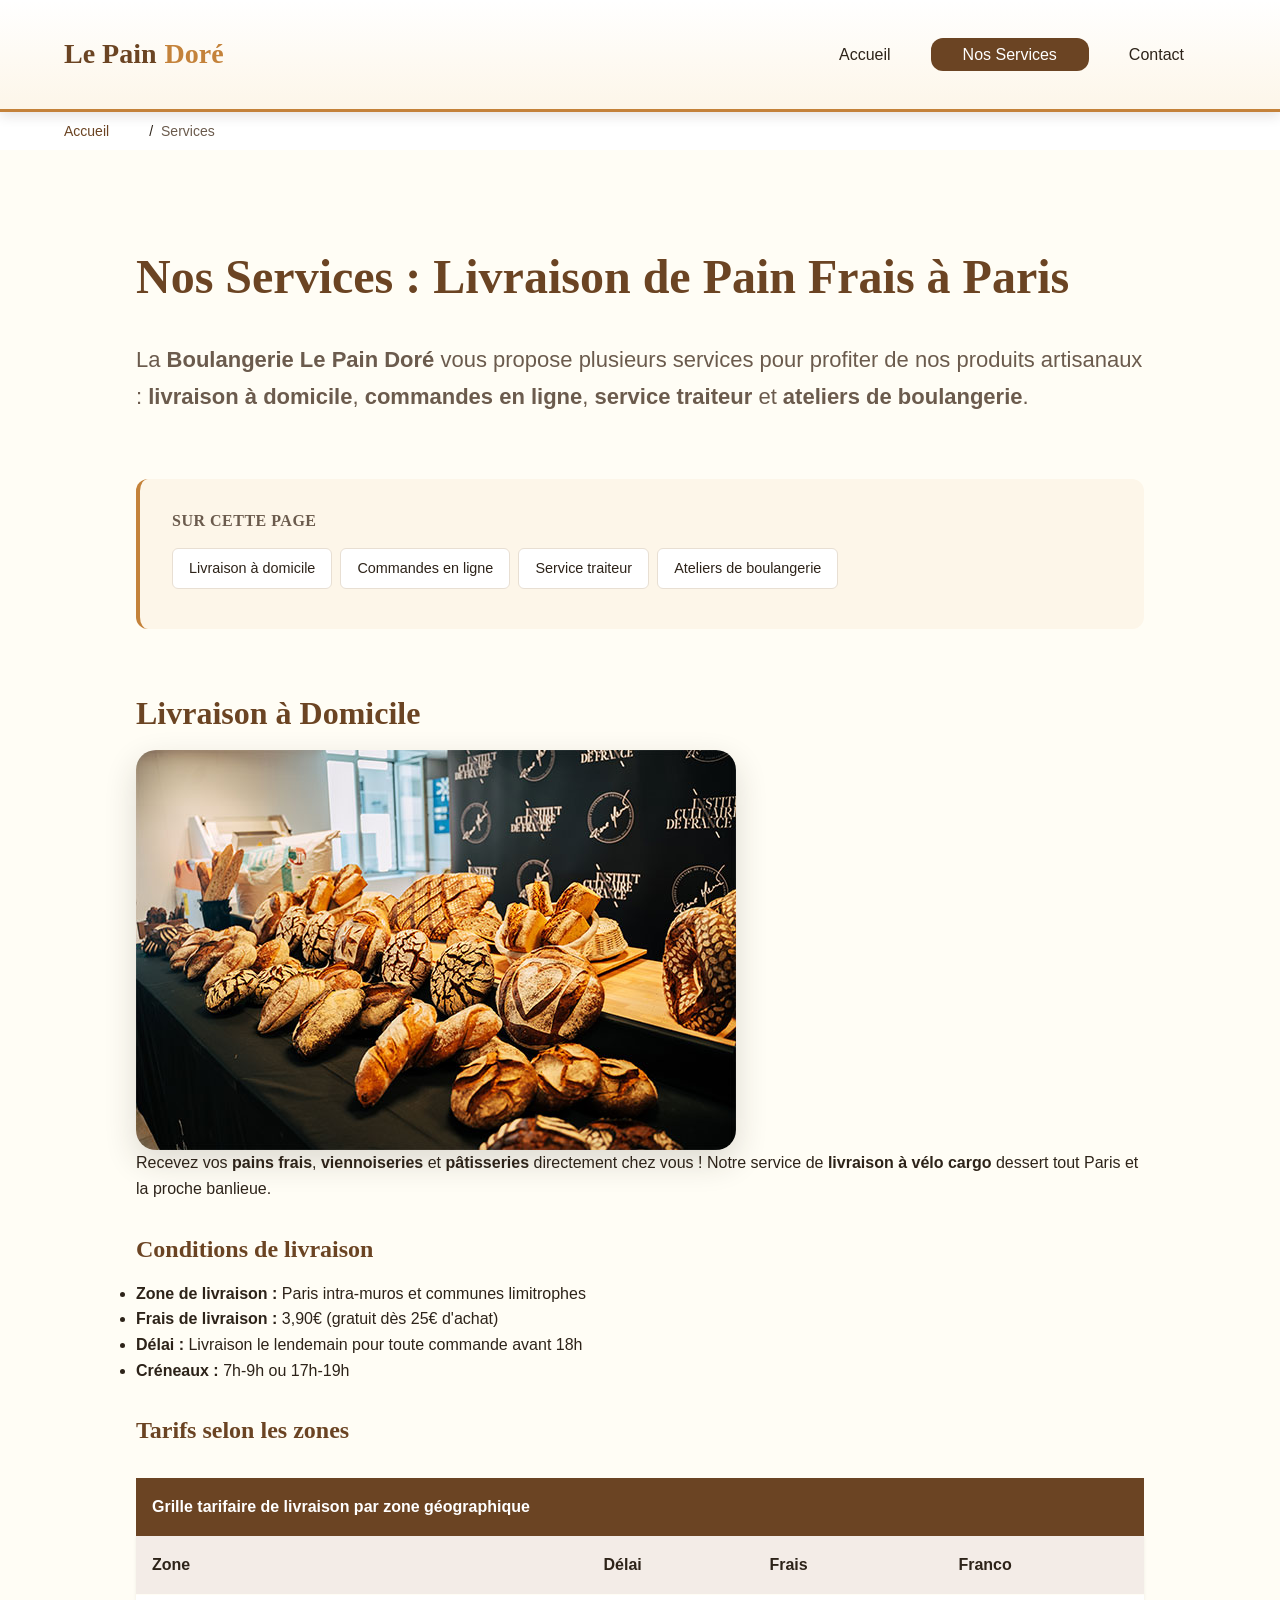
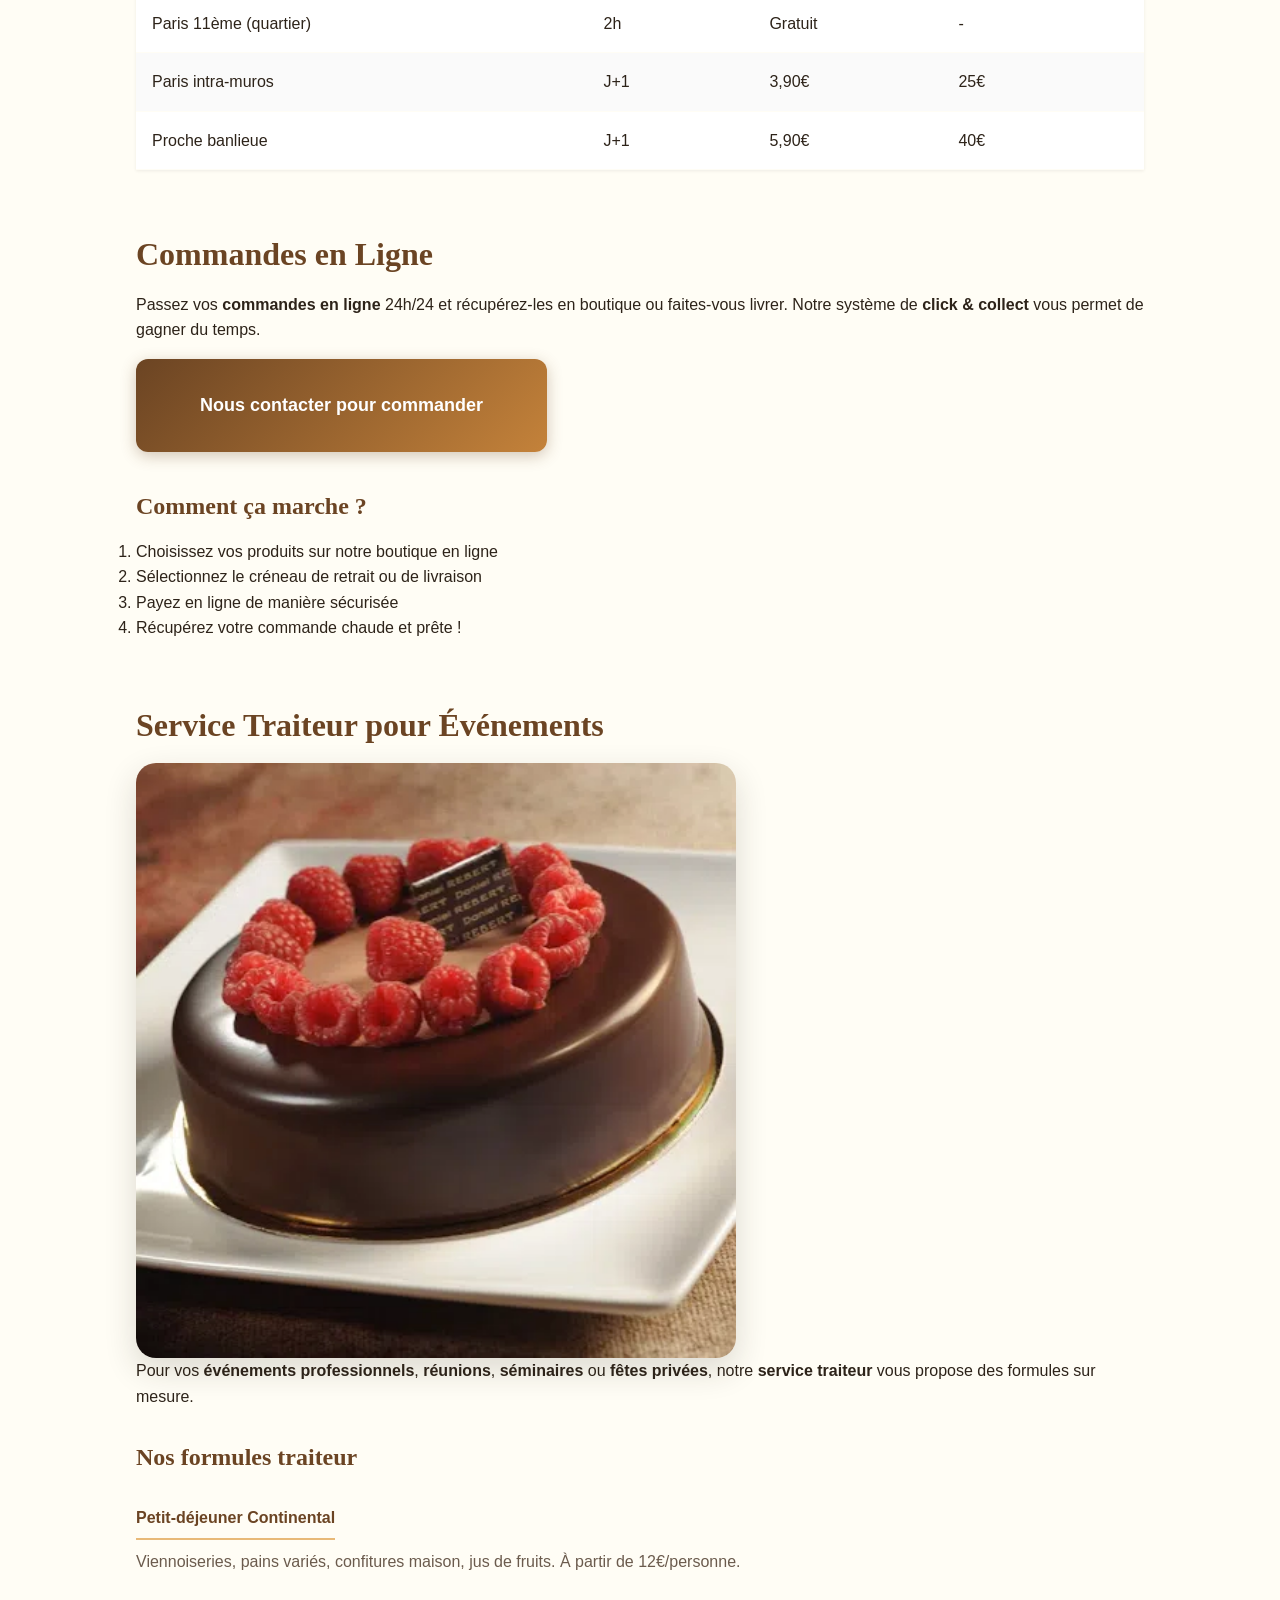
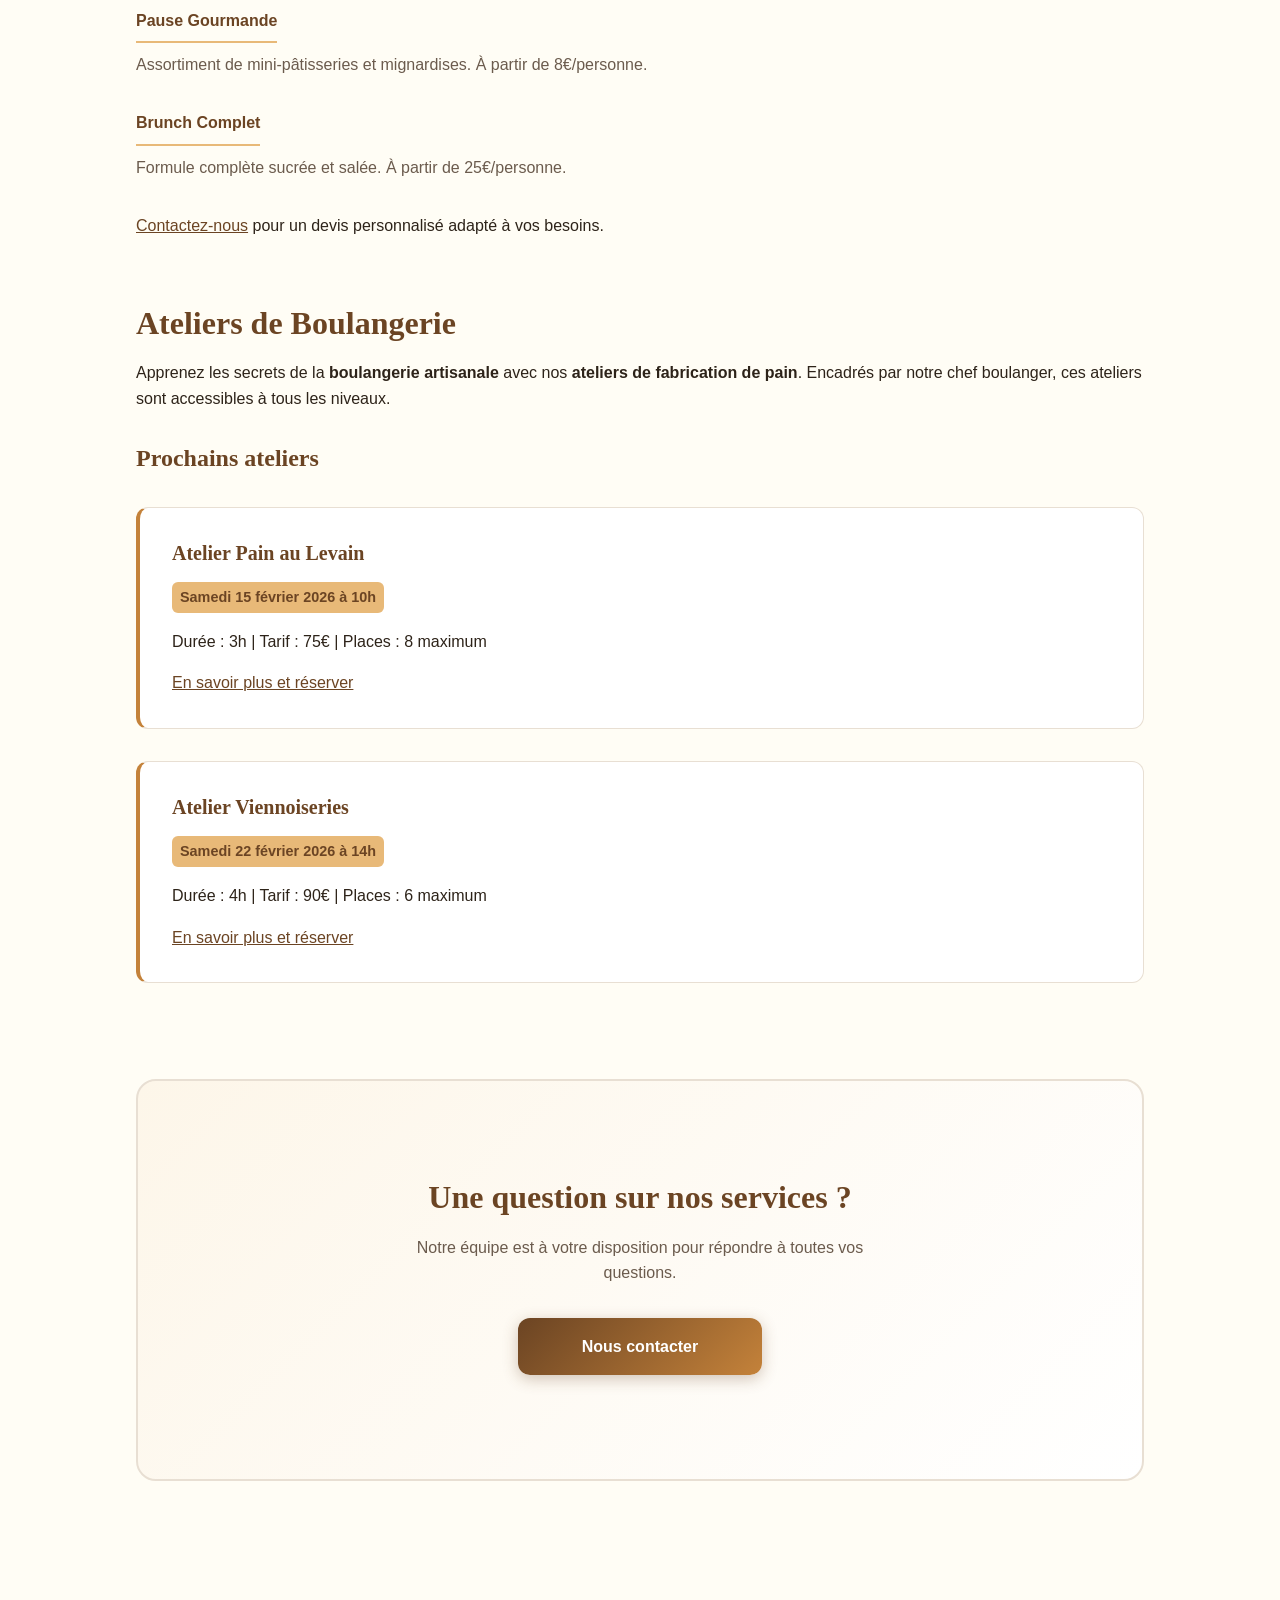
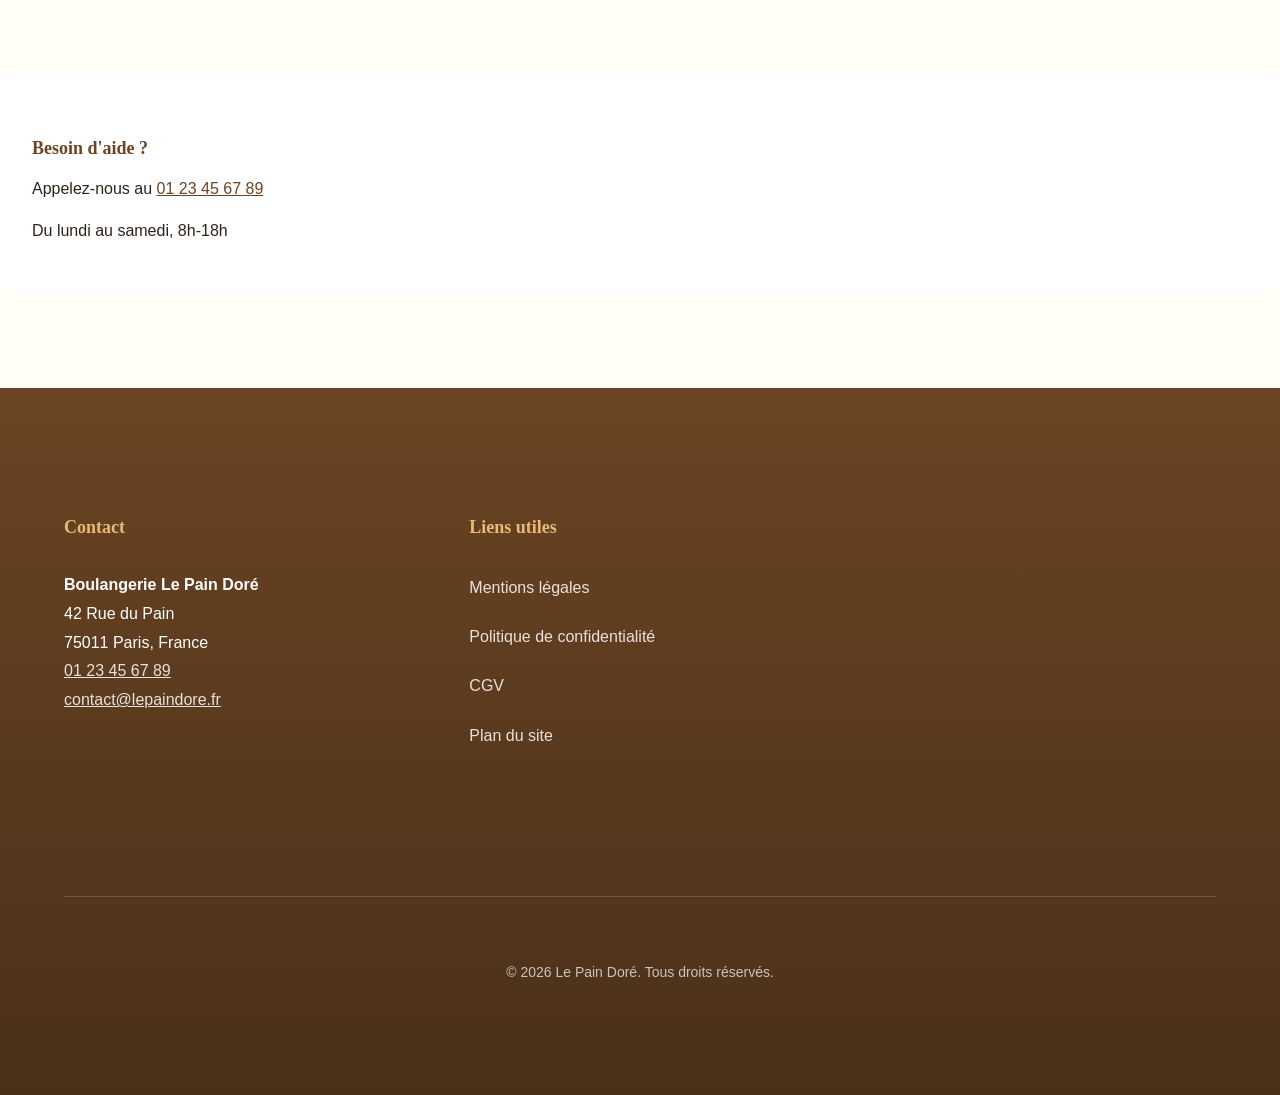
<file: seo-example - correction/services.html>
<!DOCTYPE html>
<!--
    ============================================
    EXEMPLE DE SITE OPTIMISÉ SEO - PAGE SERVICES
    ============================================
    
    Cette page démontre les bonnes pratiques SEO pour une page intérieure.
    Notez les différences avec la page d'accueil :
    - Title et meta description uniques
    - H1 spécifique à cette page
    - Breadcrumbs mis à jour
    - Contenu unique et pertinent
-->
<html lang="fr">

<head>
    <meta charset="UTF-8">
    <meta name="viewport" content="width=device-width, initial-scale=1.0">

    <!--
        TITLE UNIQUE POUR CETTE PAGE
        ============================
        Chaque page doit avoir un title unique et descriptif.
        Structure recommandée : Sujet de la page | Nom du site
    -->
    <title>Services de Livraison et Commandes | Boulangerie Le Pain Doré Paris</title>

    <!--
        META DESCRIPTION UNIQUE
        =======================
        Résumé spécifique au contenu de cette page.
        Doit inciter au clic et contenir les mots-clés pertinents.
    -->
    <meta name="description" content="Découvrez nos services : livraison de pain frais à domicile à Paris, commandes en ligne, traiteur pour événements et ateliers de boulangerie. Livraison gratuite dès 25€.">

    <meta name="robots" content="index, follow">

    <!--
        URL CANONIQUE DE CETTE PAGE
        ===========================
        URL unique pour cette page spécifique.
    -->
    <link rel="canonical" href="https://www.lepaindore.fr/services.html">

    <!-- Open Graph spécifique à cette page -->
    <meta property="og:type" content="website">
    <meta property="og:title" content="Services de Livraison et Commandes | Le Pain Doré">
    <meta property="og:description" content="Livraison de pain frais à domicile à Paris. Commandes en ligne et services traiteur.">
    <meta property="og:image" content="https://www.lepaindore.fr/images/livraison-og.jpg">
    <meta property="og:url" content="https://www.lepaindore.fr/services.html">
    <meta property="og:site_name" content="Le Pain Doré">
    <meta property="og:locale" content="fr_FR">

    <!-- Twitter Card -->
    <meta name="twitter:card" content="summary_large_image">
    <meta name="twitter:title" content="Services de Livraison | Le Pain Doré Paris">
    <meta name="twitter:description" content="Livraison de pain frais à domicile à Paris. Livraison gratuite dès 25€.">
    <meta name="twitter:image" content="https://www.lepaindore.fr/images/livraison-twitter.jpg">

    <!-- Favicons (à ajouter en production) -->

    <!-- Preconnect -->
    <link rel="preconnect" href="https://fonts.googleapis.com">
    <link rel="preconnect" href="https://fonts.gstatic.com" crossorigin>

    <!-- CSS -->
    <link rel="stylesheet" href="style.css">

    <!-- Données structurées Breadcrumb pour cette page -->
    <script type="application/ld+json">
    {
        "@context": "https://schema.org",
        "@type": "BreadcrumbList",
        "itemListElement": [
            {
                "@type": "ListItem",
                "position": 1,
                "name": "Accueil",
                "item": "https://www.lepaindore.fr/"
            },
            {
                "@type": "ListItem",
                "position": 2,
                "name": "Services",
                "item": "https://www.lepaindore.fr/services.html"
            }
        ]
    }
    </script>

    <!--
        DONNÉES STRUCTURÉES - SERVICE
        =============================
        Schema.org permet de décrire les services proposés.
        Peut améliorer la visibilité dans les résultats locaux.
    -->
    <script type="application/ld+json">
    {
        "@context": "https://schema.org",
        "@type": "Service",
        "serviceType": "Livraison de boulangerie",
        "provider": {
            "@type": "LocalBusiness",
            "name": "Boulangerie Le Pain Doré"
        },
        "areaServed": {
            "@type": "City",
            "name": "Paris"
        },
        "description": "Service de livraison de pains frais, viennoiseries et pâtisseries à domicile dans Paris et proche banlieue.",
        "offers": {
            "@type": "Offer",
            "description": "Livraison gratuite dès 25€ d'achat",
            "eligibleRegion": {
                "@type": "Place",
                "name": "Paris et proche banlieue"
            }
        }
    }
    </script>
</head>

<body>
    <a href="#main-content" class="skip-link">Aller au contenu principal</a>

    <header role="banner">
        <a href="index.html" title="Retour à l'accueil" class="logo-text">
            Le Pain <span>Doré</span>
        </a>

        <nav role="navigation" aria-label="Navigation principale">
            <ul>
                <li><a href="index.html">Accueil</a></li>
                <!--
                    PAGE ACTUELLE MARQUÉE
                    =====================
                    aria-current="page" indique la page active.
                    Utile pour l'accessibilité et le style CSS.
                -->
                <li><a href="services.html" aria-current="page">Nos Services</a></li>
                <li><a href="contact.html">Contact</a></li>
            </ul>
        </nav>
    </header>

    <!--
        BREADCRUMBS MIS À JOUR
        ======================
        Le fil d'Ariane reflète la position dans la hiérarchie du site.
    -->
    <nav aria-label="Fil d'Ariane" class="breadcrumbs">
        <ol>
            <li><a href="index.html">Accueil</a></li>
            <!--
                SÉPARATEUR ARIA-HIDDEN
                ======================
                Les séparateurs visuels doivent être cachés des lecteurs d'écran.
            -->
            <li aria-hidden="true">/</li>
            <li><span aria-current="page">Services</span></li>
        </ol>
    </nav>

    <main id="main-content" role="main">
        
        <!--
            H1 UNIQUE POUR CETTE PAGE
            =========================
            Différent de la page d'accueil, spécifique au contenu de cette page.
            Contient les mots-clés principaux : services, livraison, Paris.
        -->
        <h1>Nos Services : Livraison de Pain Frais à Paris</h1>

        <p class="lead">
            La <strong>Boulangerie Le Pain Doré</strong> vous propose plusieurs services pour 
            profiter de nos produits artisanaux : <strong>livraison à domicile</strong>, 
            <strong>commandes en ligne</strong>, <strong>service traiteur</strong> et 
            <strong>ateliers de boulangerie</strong>.
        </p>

        <!--
            ANCRES INTERNES (JUMP LINKS)
            ============================
            Les ID permettent de créer des liens directs vers des sections.
            Utile pour :
            - La navigation interne
            - Les liens depuis d'autres pages
            - Les featured snippets (Google peut lier directement à une section)
        -->
        <nav class="page-nav" aria-label="Navigation de la page">
            <h2>Sur cette page</h2>
            <ul>
                <li><a href="#livraison">Livraison à domicile</a></li>
                <li><a href="#commandes">Commandes en ligne</a></li>
                <li><a href="#traiteur">Service traiteur</a></li>
                <li><a href="#ateliers">Ateliers de boulangerie</a></li>
            </ul>
        </nav>

        <!--
            SECTION AVEC ID POUR ANCRAGE
            ============================
            L'ID "livraison" permet les liens directs : /services.html#livraison
        -->
        <section id="livraison" aria-labelledby="livraison-title">
            <h2 id="livraison-title">Livraison à Domicile</h2>

            <img src="images/pains2.jpg"
                 alt="Assortiment de pains frais prêts à la livraison - Le Pain Doré Paris"
                 width="600"
                 height="400"
                 loading="lazy"
                 decoding="async"
                 class="rounded-image">

            <p>
                Recevez vos <strong>pains frais</strong>, <strong>viennoiseries</strong> et 
                <strong>pâtisseries</strong> directement chez vous ! Notre service de 
                <strong>livraison à vélo cargo</strong> dessert tout Paris et la proche banlieue.
            </p>

            <!--
                LISTES POUR LE CONTENU STRUCTURÉ
                ================================
                Les listes sont bien comprises par les moteurs de recherche.
                Elles peuvent apparaître dans les featured snippets.
            -->
            <h3>Conditions de livraison</h3>
            <ul>
                <li><strong>Zone de livraison :</strong> Paris intra-muros et communes limitrophes</li>
                <li><strong>Frais de livraison :</strong> 3,90€ (gratuit dès 25€ d'achat)</li>
                <li><strong>Délai :</strong> Livraison le lendemain pour toute commande avant 18h</li>
                <li><strong>Créneaux :</strong> 7h-9h ou 17h-19h</li>
            </ul>

            <!--
                TABLEAU POUR DONNÉES STRUCTURÉES
                ================================
                Les tableaux sont utiles pour présenter des données comparatives.
                Toujours inclure <caption> et <th> pour l'accessibilité et le SEO.
            -->
            <h3>Tarifs selon les zones</h3>
            <table>
                <caption>Grille tarifaire de livraison par zone géographique</caption>
                <!--
                    CAPTION
                    =======
                    Décrit le tableau pour les moteurs et l'accessibilité.
                    Aide Google à comprendre le contenu du tableau.
                -->
                <thead>
                    <tr>
                        <th scope="col">Zone</th>
                        <th scope="col">Délai</th>
                        <th scope="col">Frais</th>
                        <th scope="col">Franco</th>
                    </tr>
                    <!--
                        SCOPE="COL" OU SCOPE="ROW"
                        ==========================
                        Indique si l'en-tête s'applique à la colonne ou à la ligne.
                        Important pour l'accessibilité (lecteurs d'écran).
                    -->
                </thead>
                <tbody>
                    <tr>
                        <td>Paris 11ème (quartier)</td>
                        <td>2h</td>
                        <td>Gratuit</td>
                        <td>-</td>
                    </tr>
                    <tr>
                        <td>Paris intra-muros</td>
                        <td>J+1</td>
                        <td>3,90€</td>
                        <td>25€</td>
                    </tr>
                    <tr>
                        <td>Proche banlieue</td>
                        <td>J+1</td>
                        <td>5,90€</td>
                        <td>40€</td>
                    </tr>
                </tbody>
            </table>
        </section>

        <section id="commandes" aria-labelledby="commandes-title">
            <h2 id="commandes-title">Commandes en Ligne</h2>

            <p>
                Passez vos <strong>commandes en ligne</strong> 24h/24 et récupérez-les 
                en boutique ou faites-vous livrer. Notre système de 
                <strong>click & collect</strong> vous permet de gagner du temps.
            </p>

            <!--
                CALL-TO-ACTION AVEC LIEN INTERNE
                ================================
                Les liens avec texte d'ancrage descriptif améliorent le SEO.
            -->
            <a href="contact.html" class="cta-button cta-primary">
                Nous contacter pour commander
            </a>

            <h3>Comment ça marche ?</h3>
            <!--
                LISTE ORDONNÉE POUR LES ÉTAPES
                ==============================
                Utiliser <ol> pour les listes où l'ordre est important.
                Peut apparaître comme featured snippet "How-to".
            -->
            <ol>
                <li>Choisissez vos produits sur notre boutique en ligne</li>
                <li>Sélectionnez le créneau de retrait ou de livraison</li>
                <li>Payez en ligne de manière sécurisée</li>
                <li>Récupérez votre commande chaude et prête !</li>
            </ol>
        </section>

        <section id="traiteur" aria-labelledby="traiteur-title">
            <h2 id="traiteur-title">Service Traiteur pour Événements</h2>

            <img src="images/patisserie.webp"
                 alt="Pâtisseries artisanales pour buffet traiteur - Le Pain Doré Paris"
                 width="600"
                 height="400"
                 loading="lazy"
                 decoding="async"
                 class="rounded-image">

            <p>
                Pour vos <strong>événements professionnels</strong>, <strong>réunions</strong>, 
                <strong>séminaires</strong> ou <strong>fêtes privées</strong>, notre 
                <strong>service traiteur</strong> vous propose des formules sur mesure.
            </p>

            <h3>Nos formules traiteur</h3>
            
            <!--
                DESCRIPTION LIST (DL, DT, DD)
                =============================
                Parfait pour les définitions, glossaires ou paires terme/description.
                Sémantiquement approprié pour les formules et leurs détails.
            -->
            <dl>
                <dt><strong>Petit-déjeuner Continental</strong></dt>
                <dd>Viennoiseries, pains variés, confitures maison, jus de fruits. À partir de 12€/personne.</dd>

                <dt><strong>Pause Gourmande</strong></dt>
                <dd>Assortiment de mini-pâtisseries et mignardises. À partir de 8€/personne.</dd>

                <dt><strong>Brunch Complet</strong></dt>
                <dd>Formule complète sucrée et salée. À partir de 25€/personne.</dd>
            </dl>

            <p>
                <a href="contact.html">Contactez-nous</a> pour un devis personnalisé adapté à vos besoins.
            </p>
        </section>

        <section id="ateliers" aria-labelledby="ateliers-title">
            <h2 id="ateliers-title">Ateliers de Boulangerie</h2>

            <p>
                Apprenez les secrets de la <strong>boulangerie artisanale</strong> avec nos 
                <strong>ateliers de fabrication de pain</strong>. Encadrés par notre chef boulanger, 
                ces ateliers sont accessibles à tous les niveaux.
            </p>

            <h3>Prochains ateliers</h3>

            <!--
                ÉVÉNEMENTS AVEC DATES
                =====================
                Utiliser <time> avec datetime pour les dates.
                Peut générer des rich snippets "Event".
            -->
            <article class="event">
                <h4>Atelier Pain au Levain</h4>
                <p>
                    <time datetime="2026-02-15T10:00">Samedi 15 février 2026 à 10h</time>
                </p>
                <p>Durée : 3h | Tarif : 75€ | Places : 8 maximum</p>
                <a href="contact.html">En savoir plus et réserver</a>
            </article>

            <article class="event">
                <h4>Atelier Viennoiseries</h4>
                <p>
                    <time datetime="2026-02-22T14:00">Samedi 22 février 2026 à 14h</time>
                </p>
                <p>Durée : 4h | Tarif : 90€ | Places : 6 maximum</p>
                <a href="contact.html">En savoir plus et réserver</a>
            </article>

            <!--
                DONNÉES STRUCTURÉES EVENT
                =========================
                Pour que les ateliers apparaissent dans les résultats "Événements".
            -->
            <script type="application/ld+json">
            {
                "@context": "https://schema.org",
                "@type": "Event",
                "name": "Atelier Pain au Levain",
                "startDate": "2026-02-15T10:00:00+01:00",
                "endDate": "2026-02-15T13:00:00+01:00",
                "location": {
                    "@type": "Place",
                    "name": "Boulangerie Le Pain Doré",
                    "address": {
                        "@type": "PostalAddress",
                        "streetAddress": "42 Rue du Pain",
                        "addressLocality": "Paris",
                        "postalCode": "75011",
                        "addressCountry": "FR"
                    }
                },
                "description": "Apprenez à fabriquer votre propre pain au levain avec notre chef boulanger.",
                "offers": {
                    "@type": "Offer",
                    "price": "75",
                    "priceCurrency": "EUR",
                    "availability": "https://schema.org/InStock",
                    "url": "https://www.lepaindore.fr/ateliers/pain-levain-fevrier.html"
                },
                "organizer": {
                    "@type": "Organization",
                    "name": "Boulangerie Le Pain Doré",
                    "url": "https://www.lepaindore.fr"
                }
            }
            </script>
        </section>

        <!--
            SECTION CTA EN FIN DE PAGE
            ==========================
            Incite à l'action après avoir lu le contenu.
        -->
        <section class="cta-section" aria-labelledby="cta-services-title">
            <h2 id="cta-services-title">Une question sur nos services ?</h2>
            <p>Notre équipe est à votre disposition pour répondre à toutes vos questions.</p>
            <!--
                LIENS MULTIPLES VERS LA MÊME PAGE
                =================================
                Utiliser des textes d'ancrage variés pour les différents liens
                vers une même page (éviter la répétition exacte).
            -->
            <a href="contact.html" class="cta-button">
                Nous contacter
            </a>
        </section>

    </main>

    <aside role="complementary" aria-label="Informations complémentaires">
        <section class="sidebar-widget">
            <h3>Besoin d'aide ?</h3>
            <p>Appelez-nous au <a href="tel:+33123456789">01 23 45 67 89</a></p>
            <p>Du lundi au samedi, 8h-18h</p>
        </section>
    </aside>

    <footer role="contentinfo">
        <section class="footer-contact">
            <h3>Contact</h3>
            <address>
                <strong>Boulangerie Le Pain Doré</strong><br>
                42 Rue du Pain<br>
                75011 Paris, France<br>
                <a href="tel:+33123456789">01 23 45 67 89</a><br>
                <a href="mailto:contact@lepaindore.fr">contact@lepaindore.fr</a>
            </address>
        </section>

        <nav aria-label="Navigation secondaire">
            <h3>Liens utiles</h3>
            <ul>
                <li><a href="mentions-legales.html">Mentions légales</a></li>
                <li><a href="politique-confidentialite.html">Politique de confidentialité</a></li>
                <li><a href="cgv.html">CGV</a></li>
                <li><a href="sitemap.html">Plan du site</a></li>
            </ul>
        </nav>

        <p class="copyright">
            © <time datetime="2026">2026</time> Le Pain Doré. Tous droits réservés.
        </p>
    </footer>

</body>
</html>
</file>
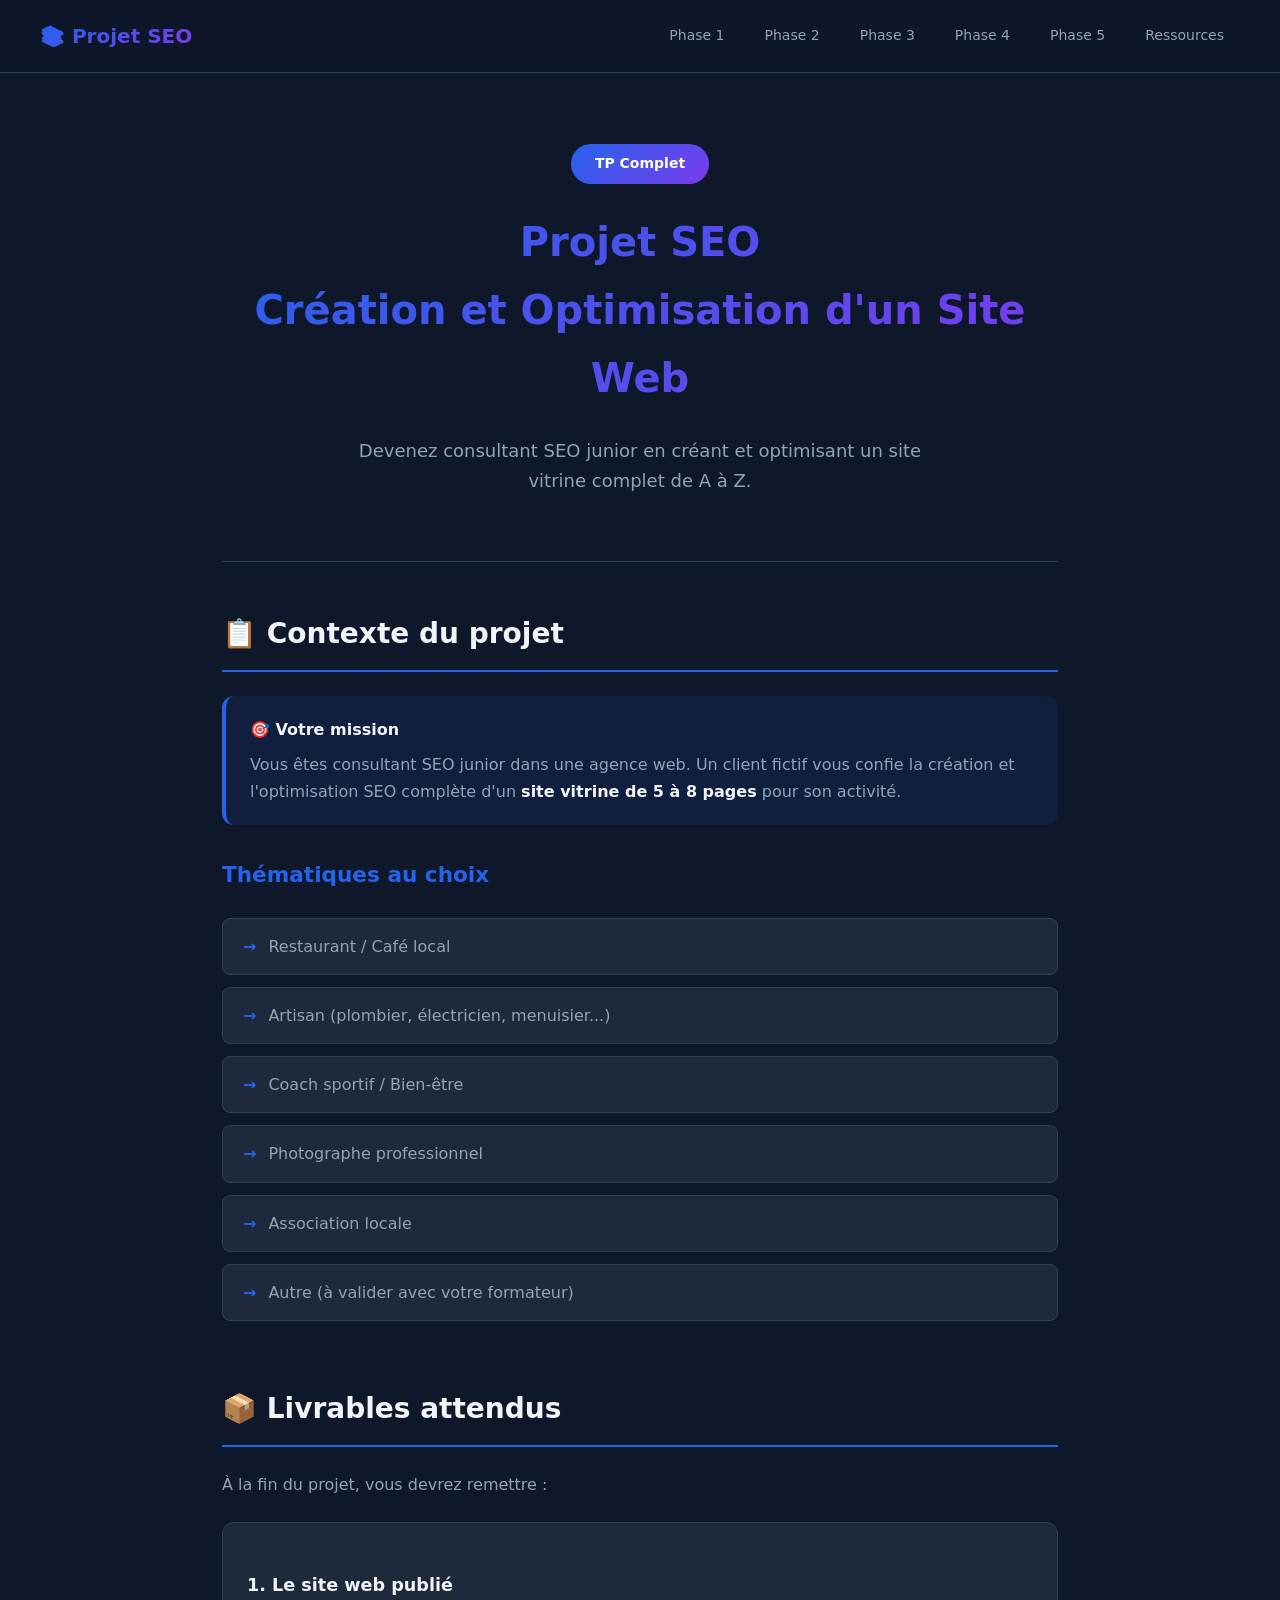
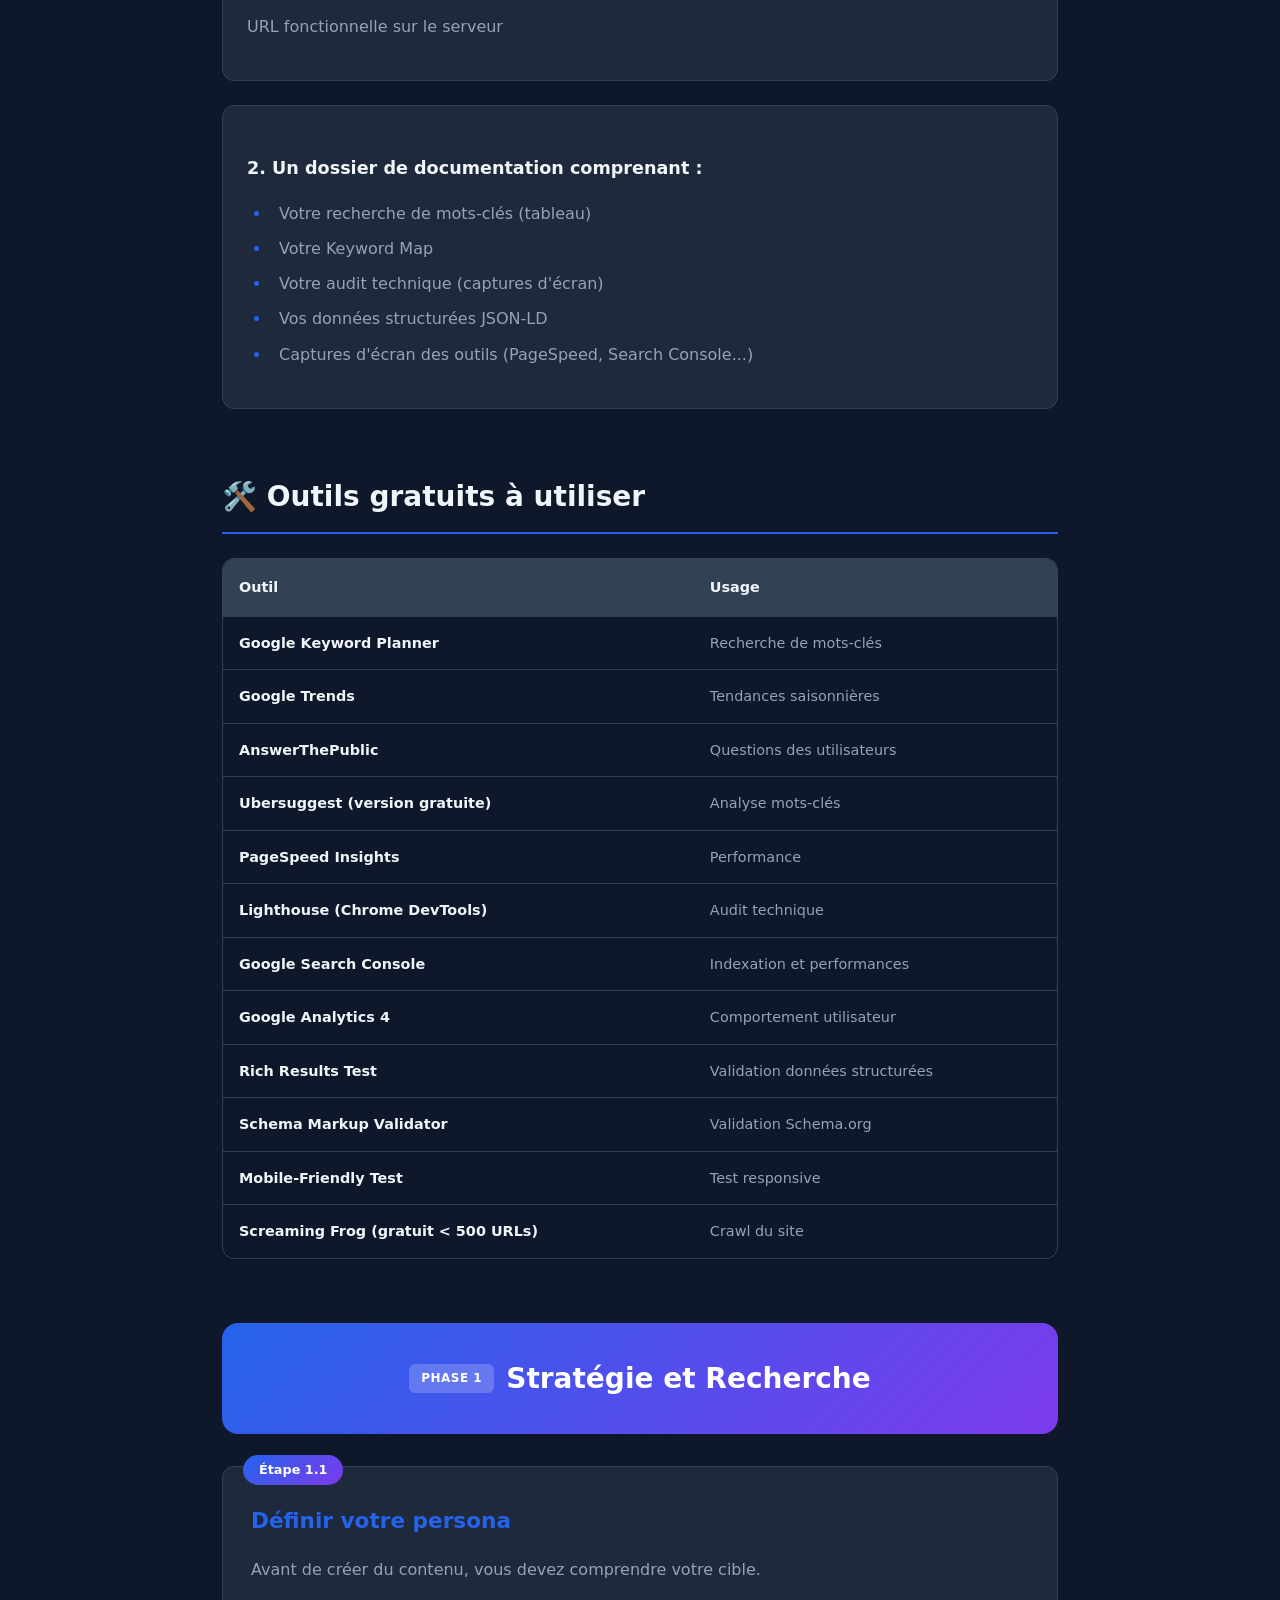
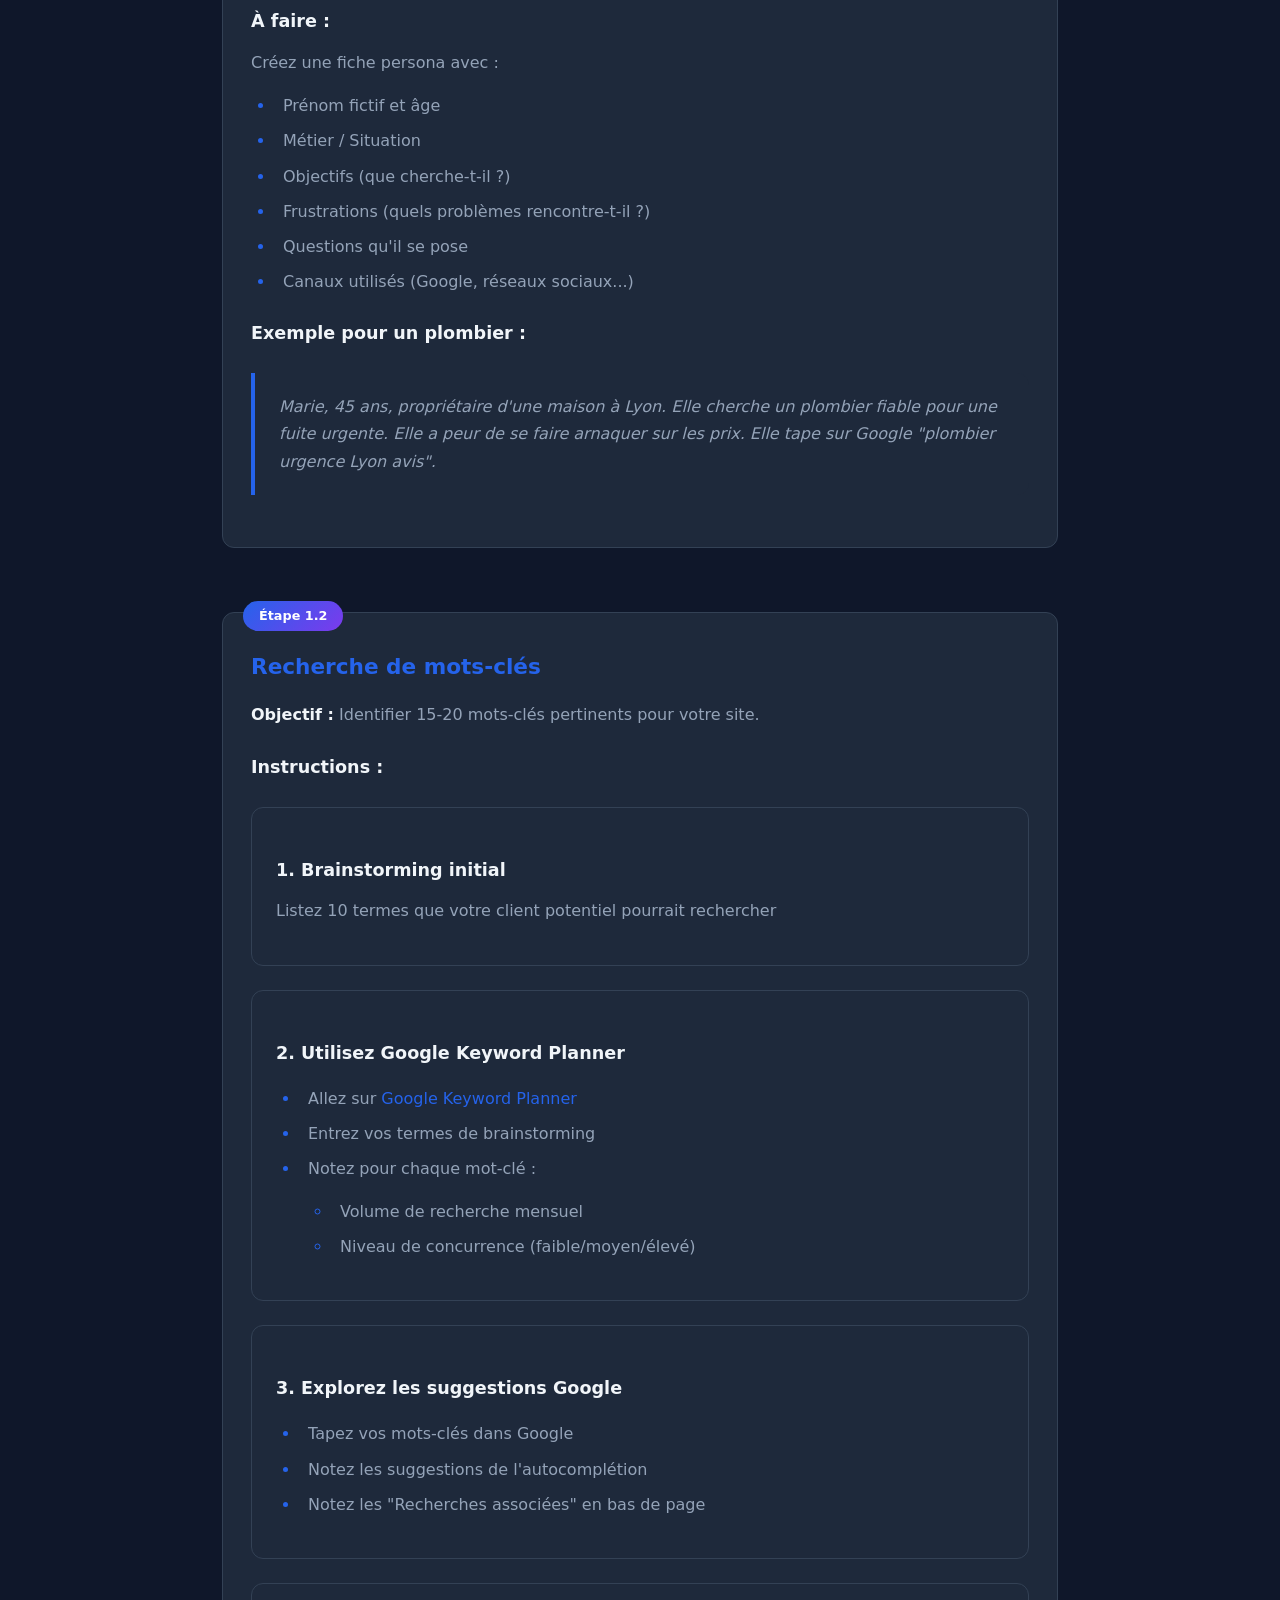
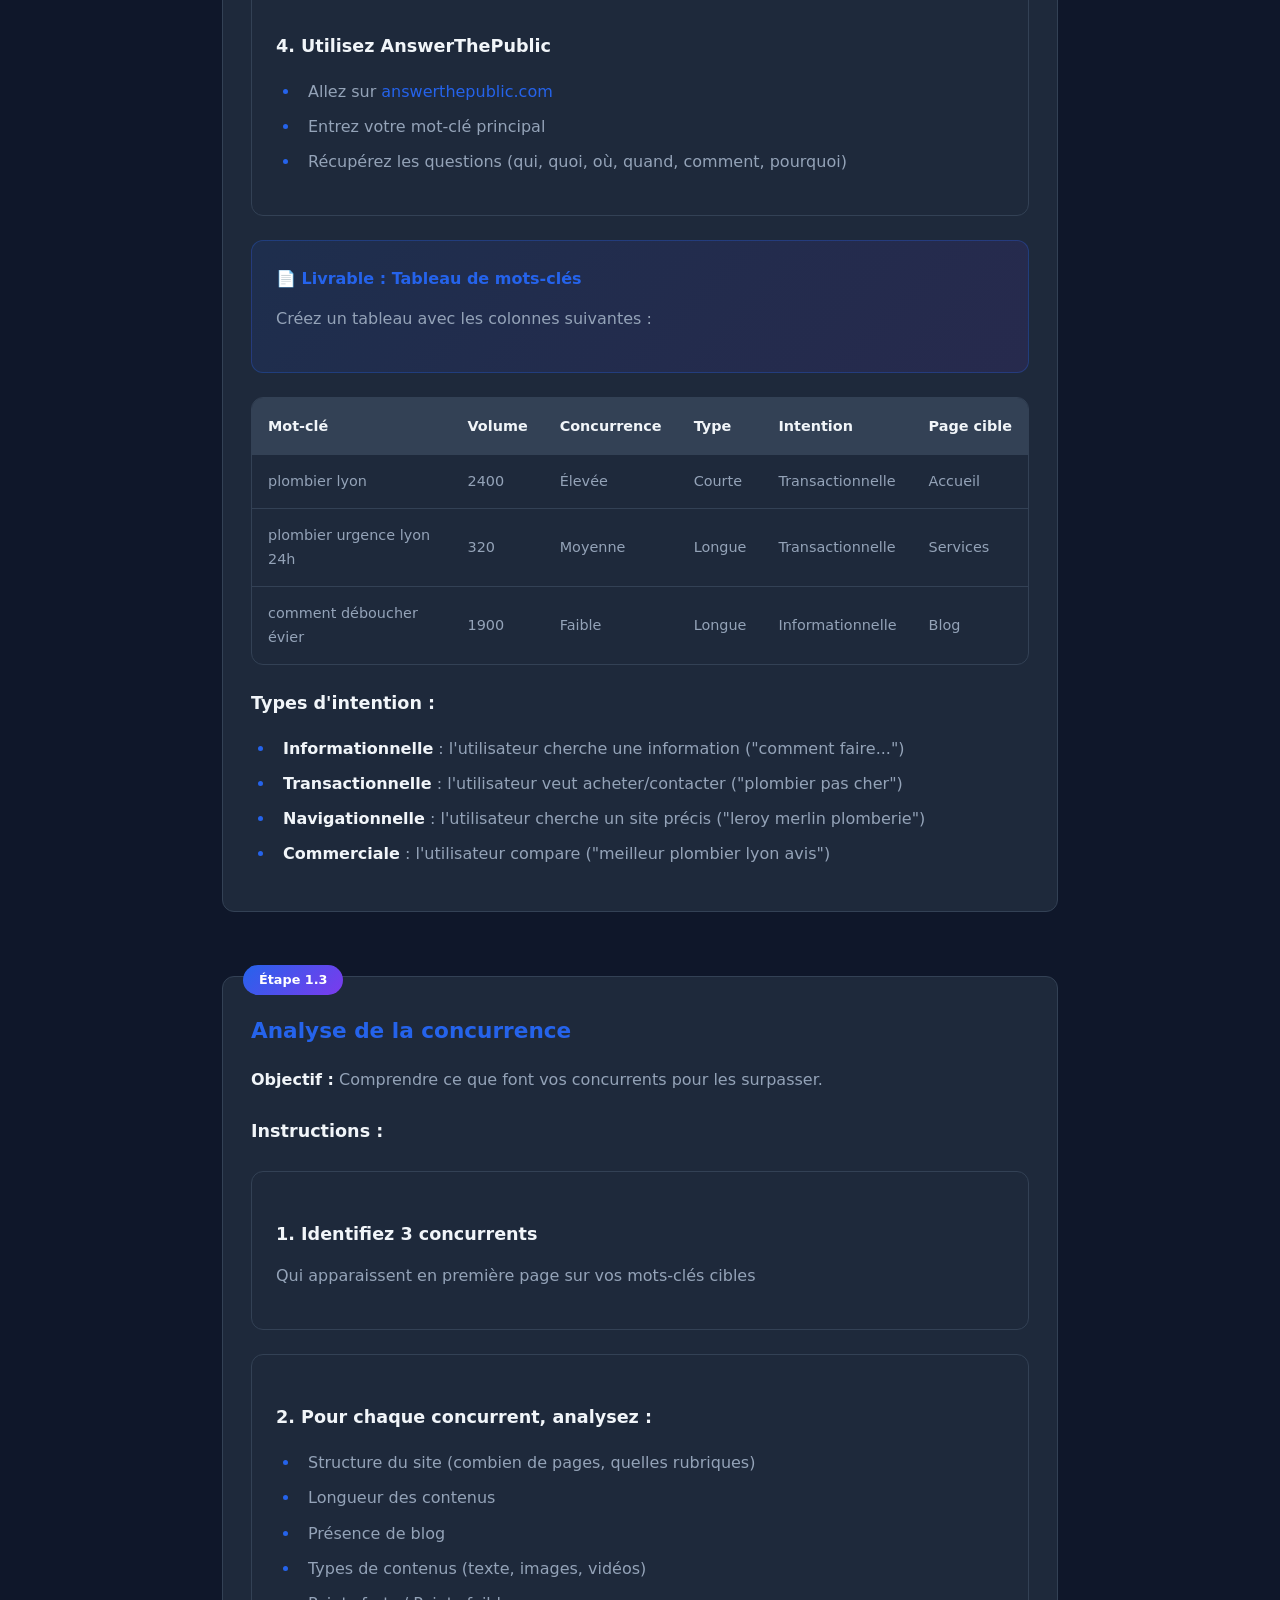
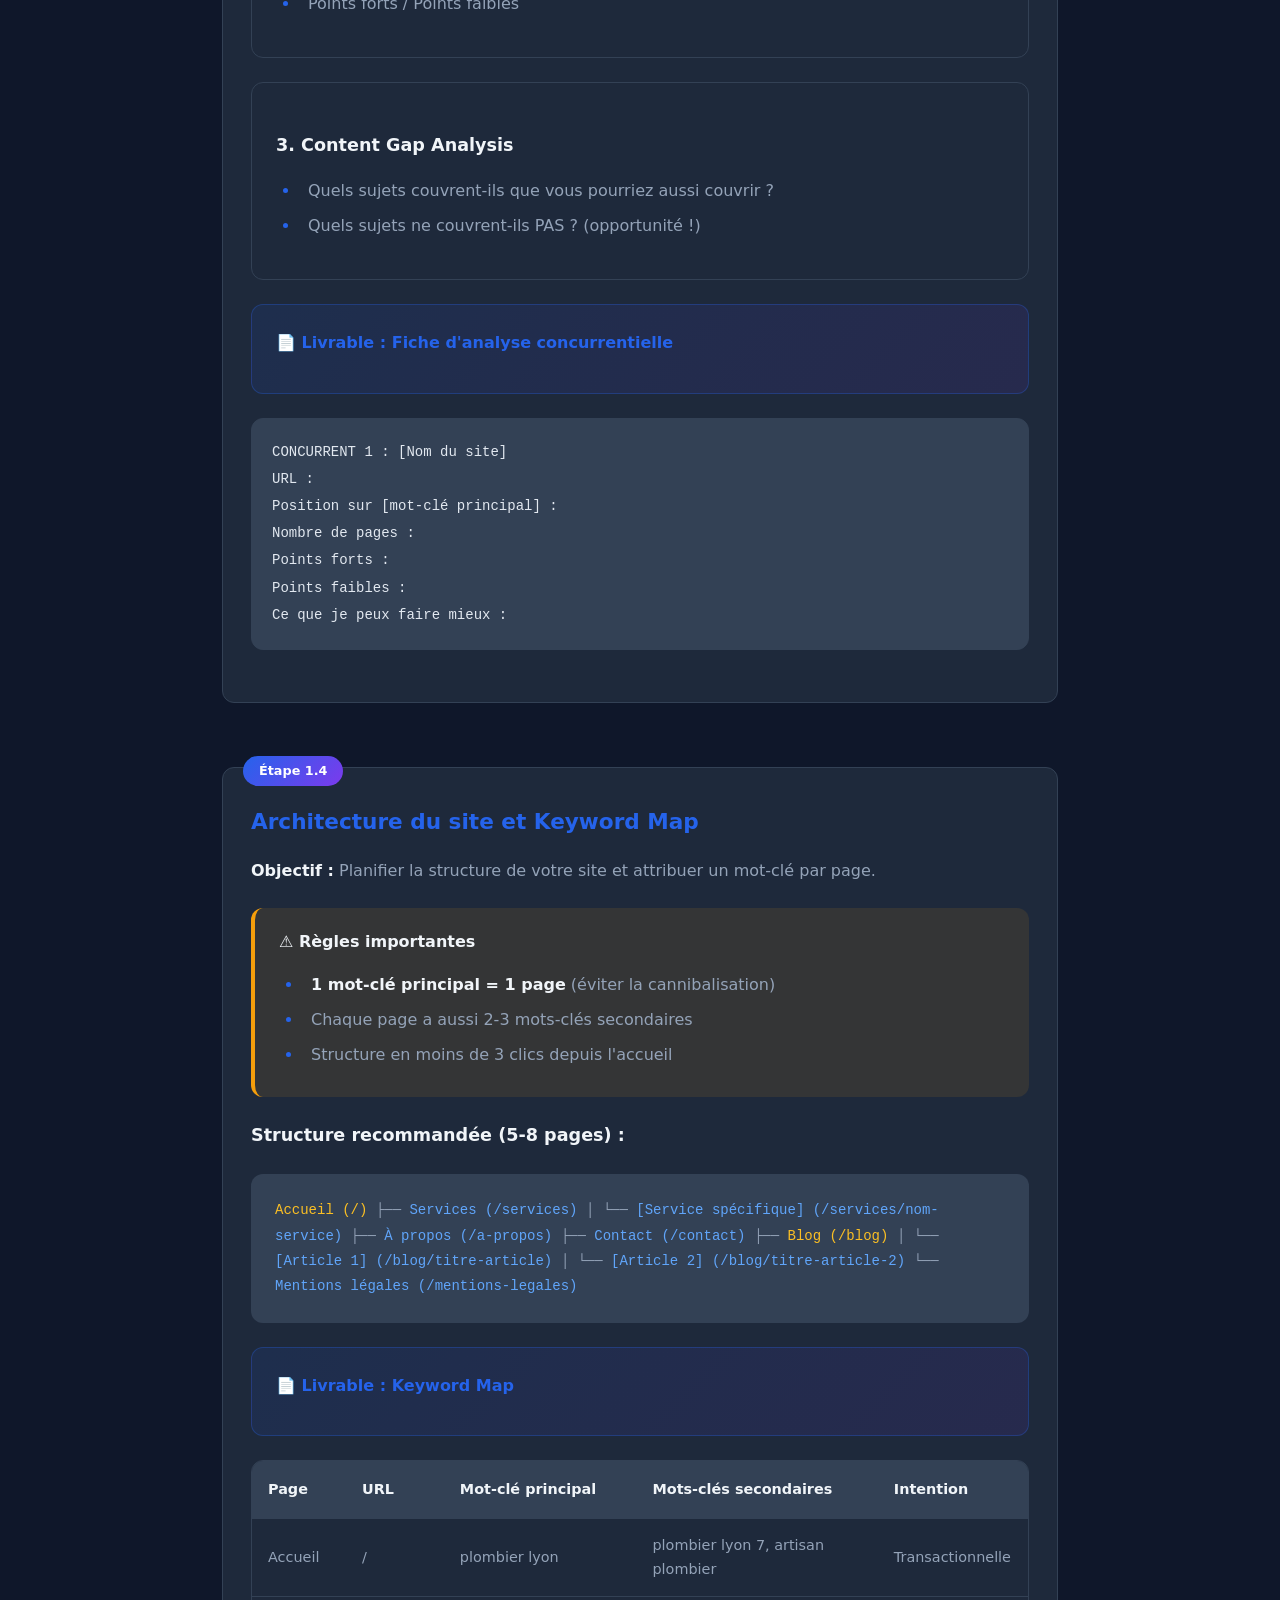
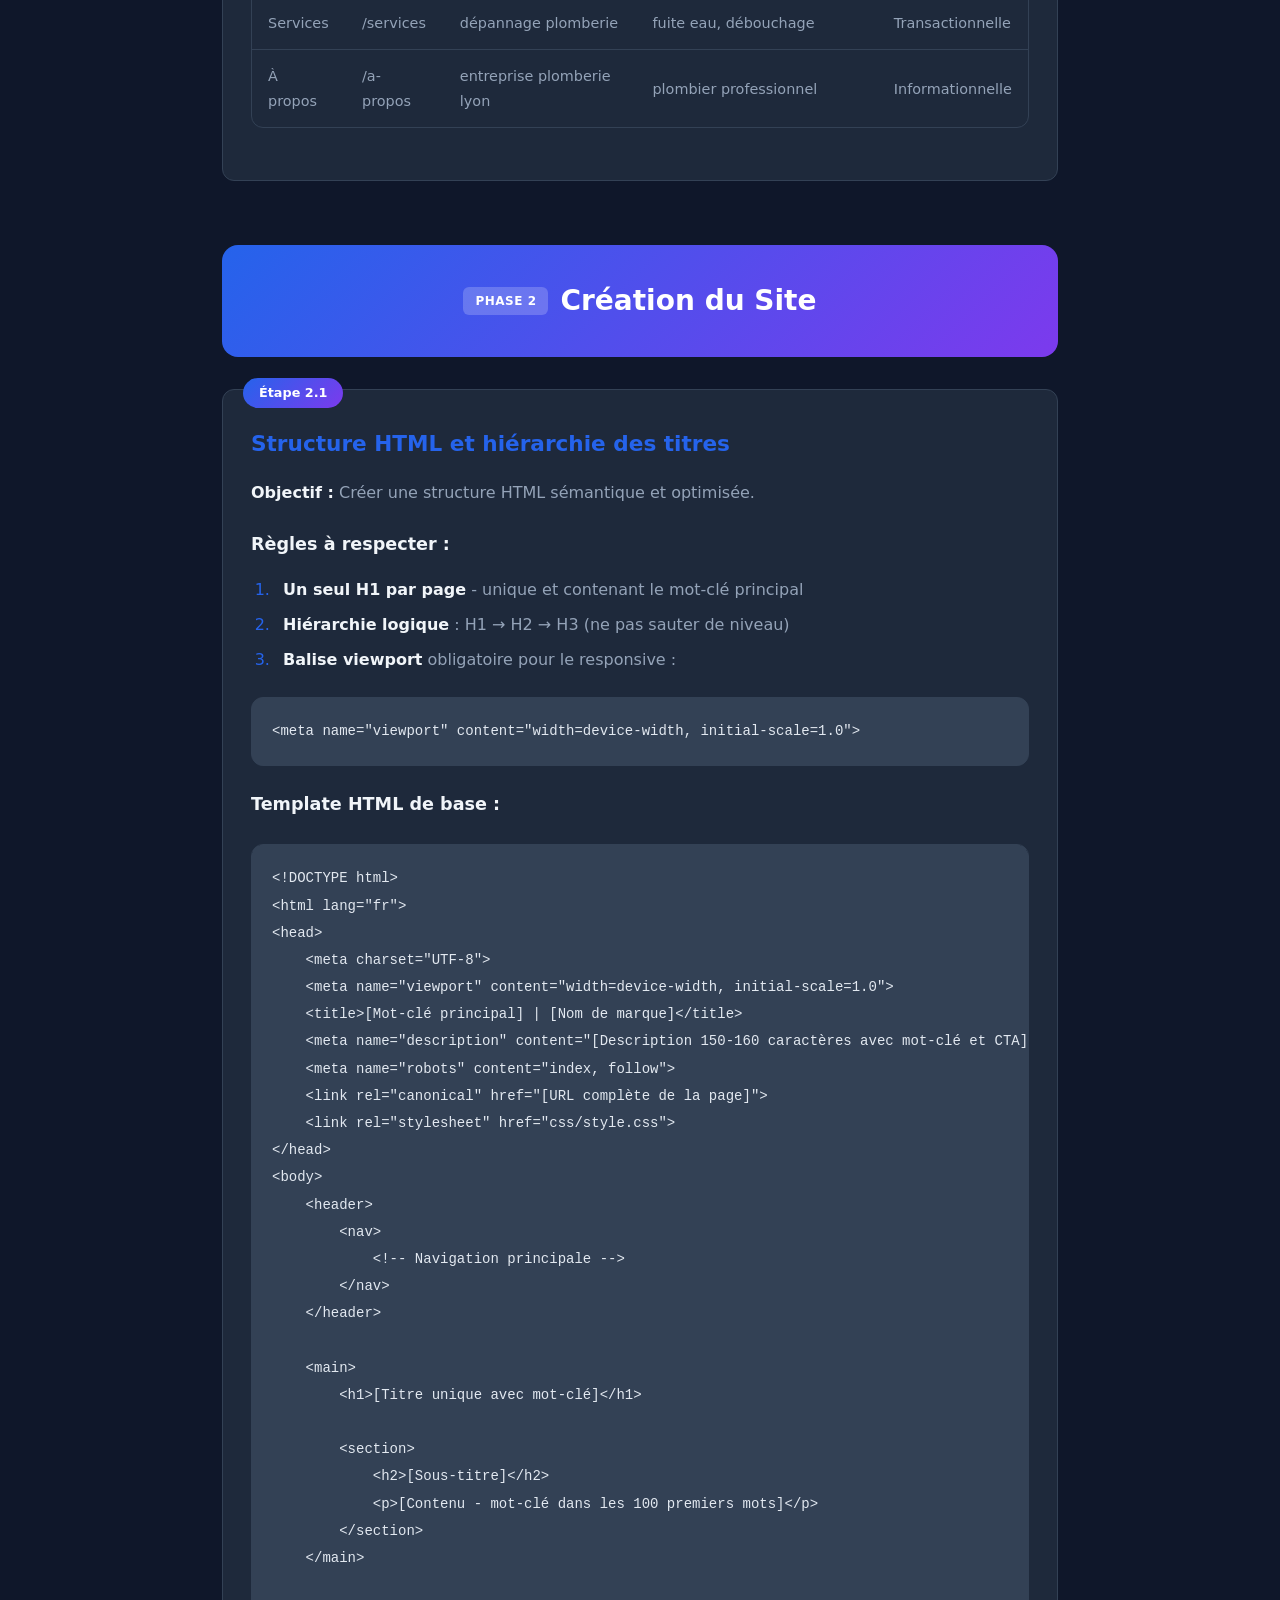
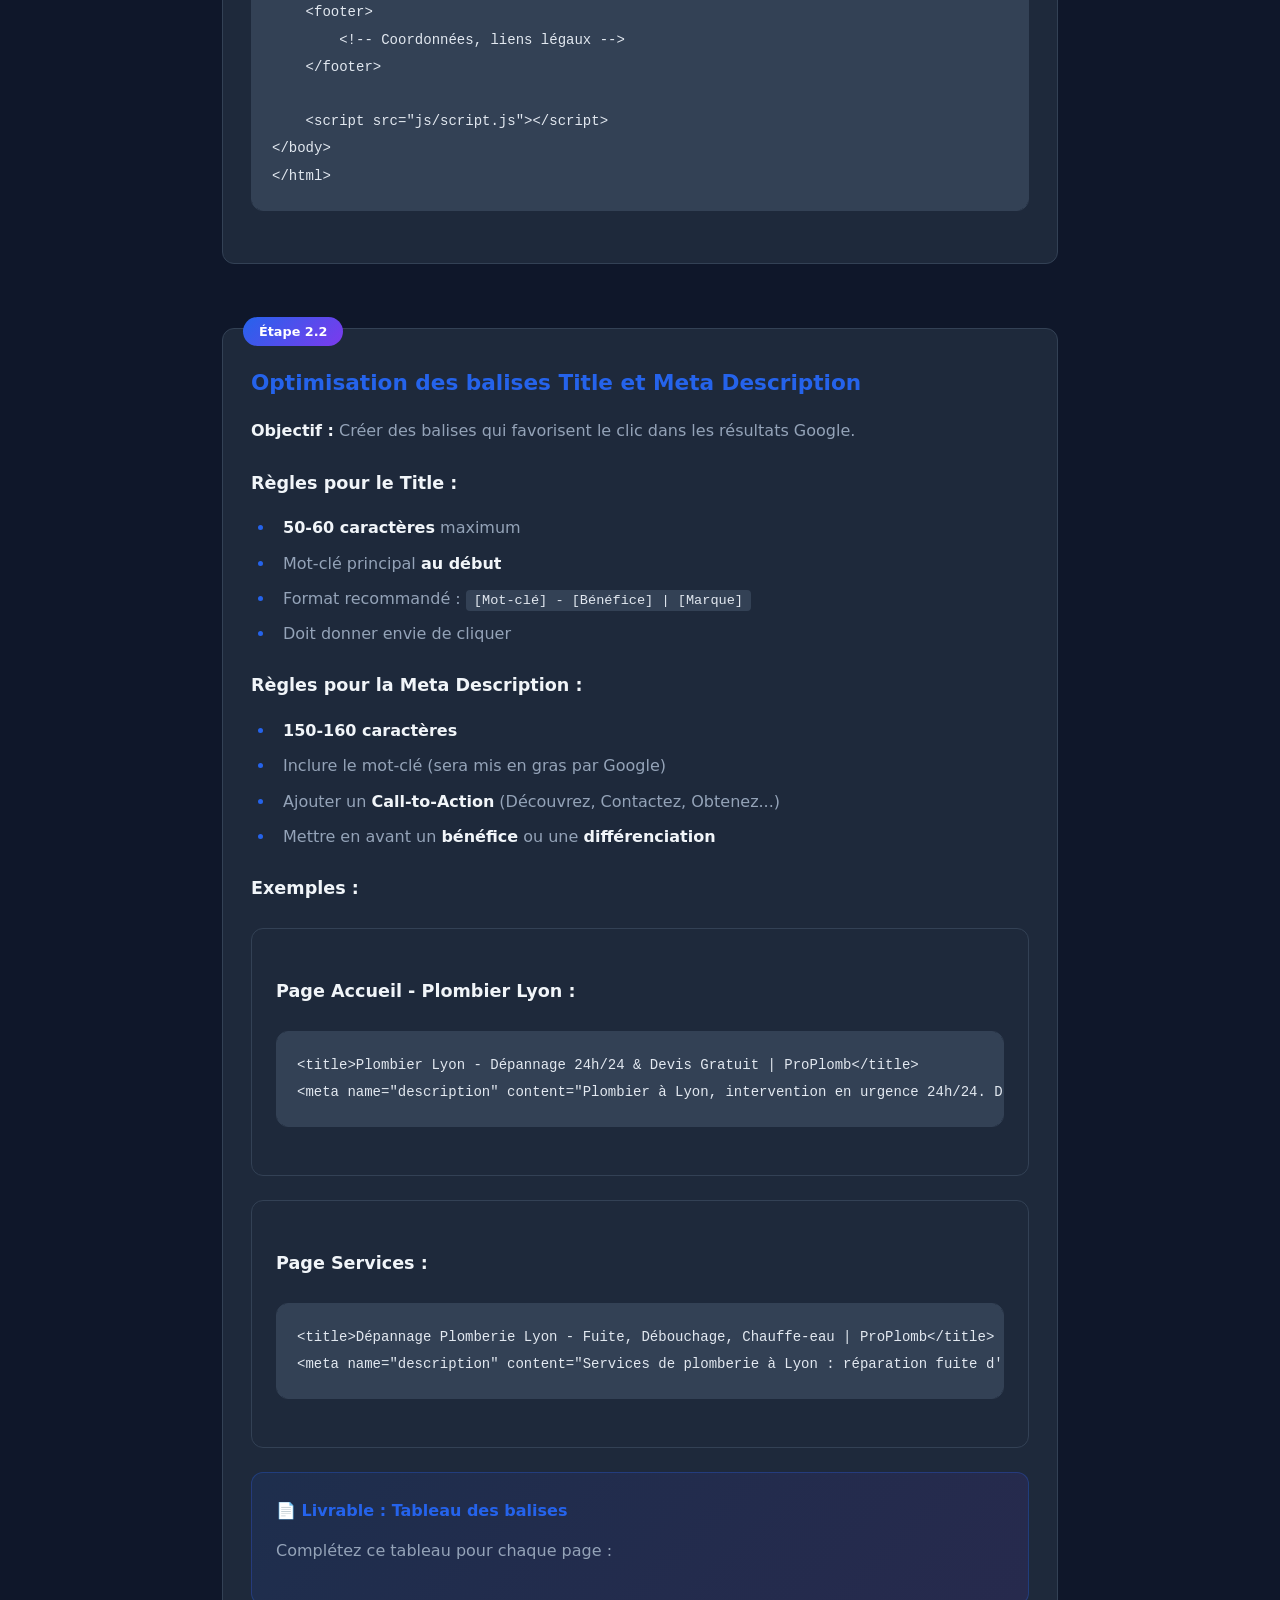
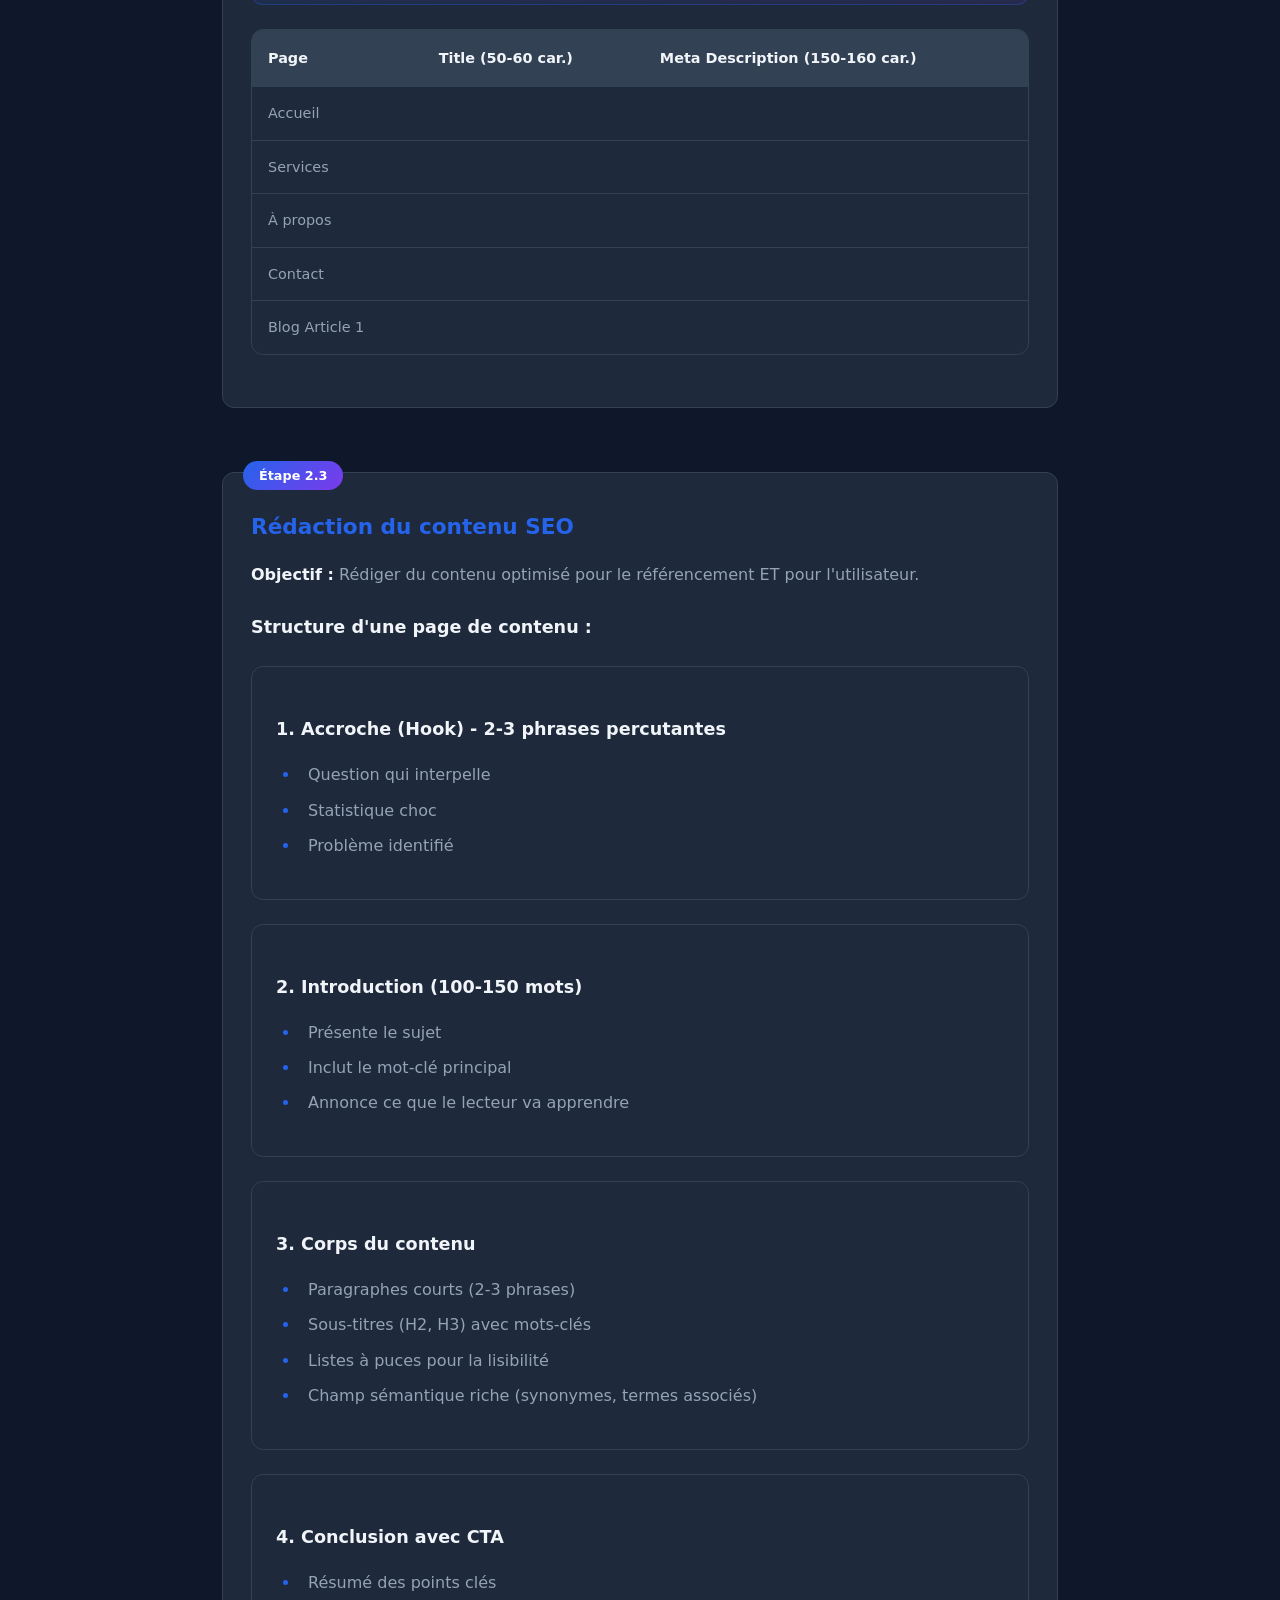
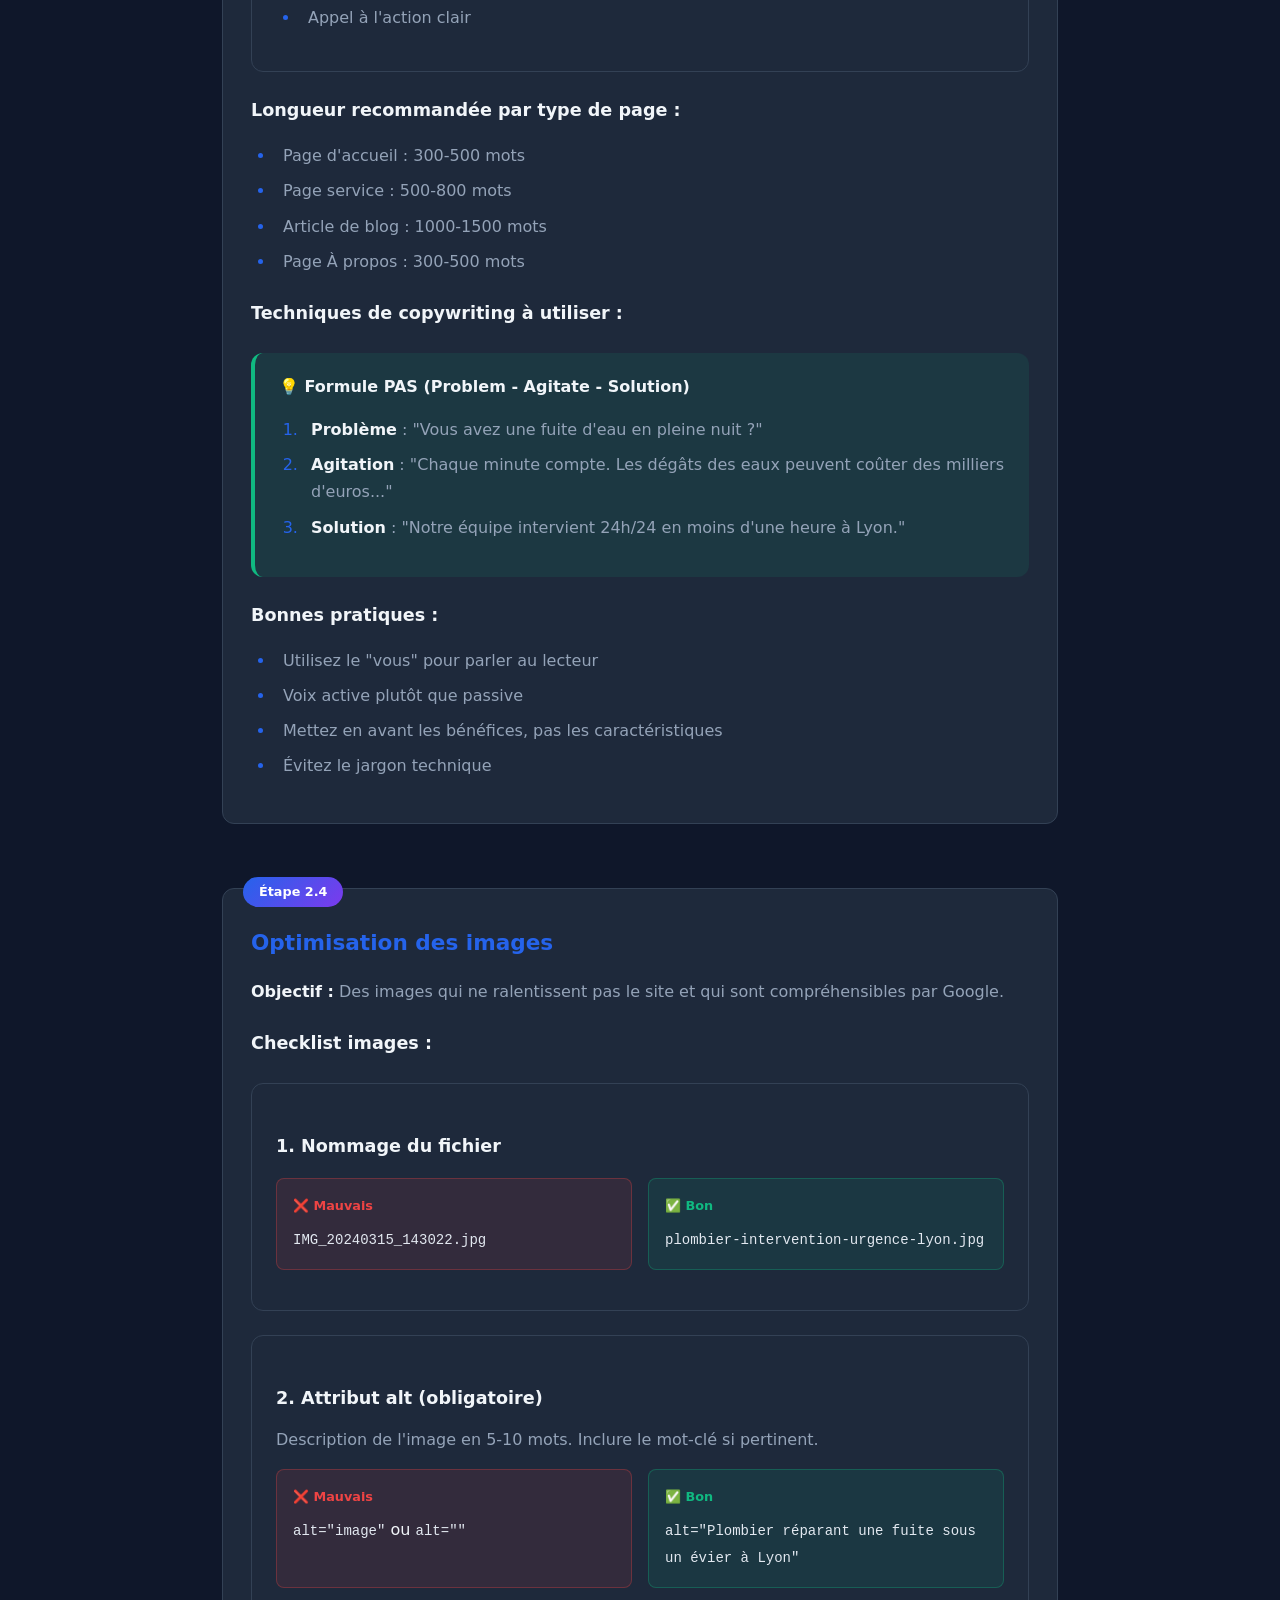
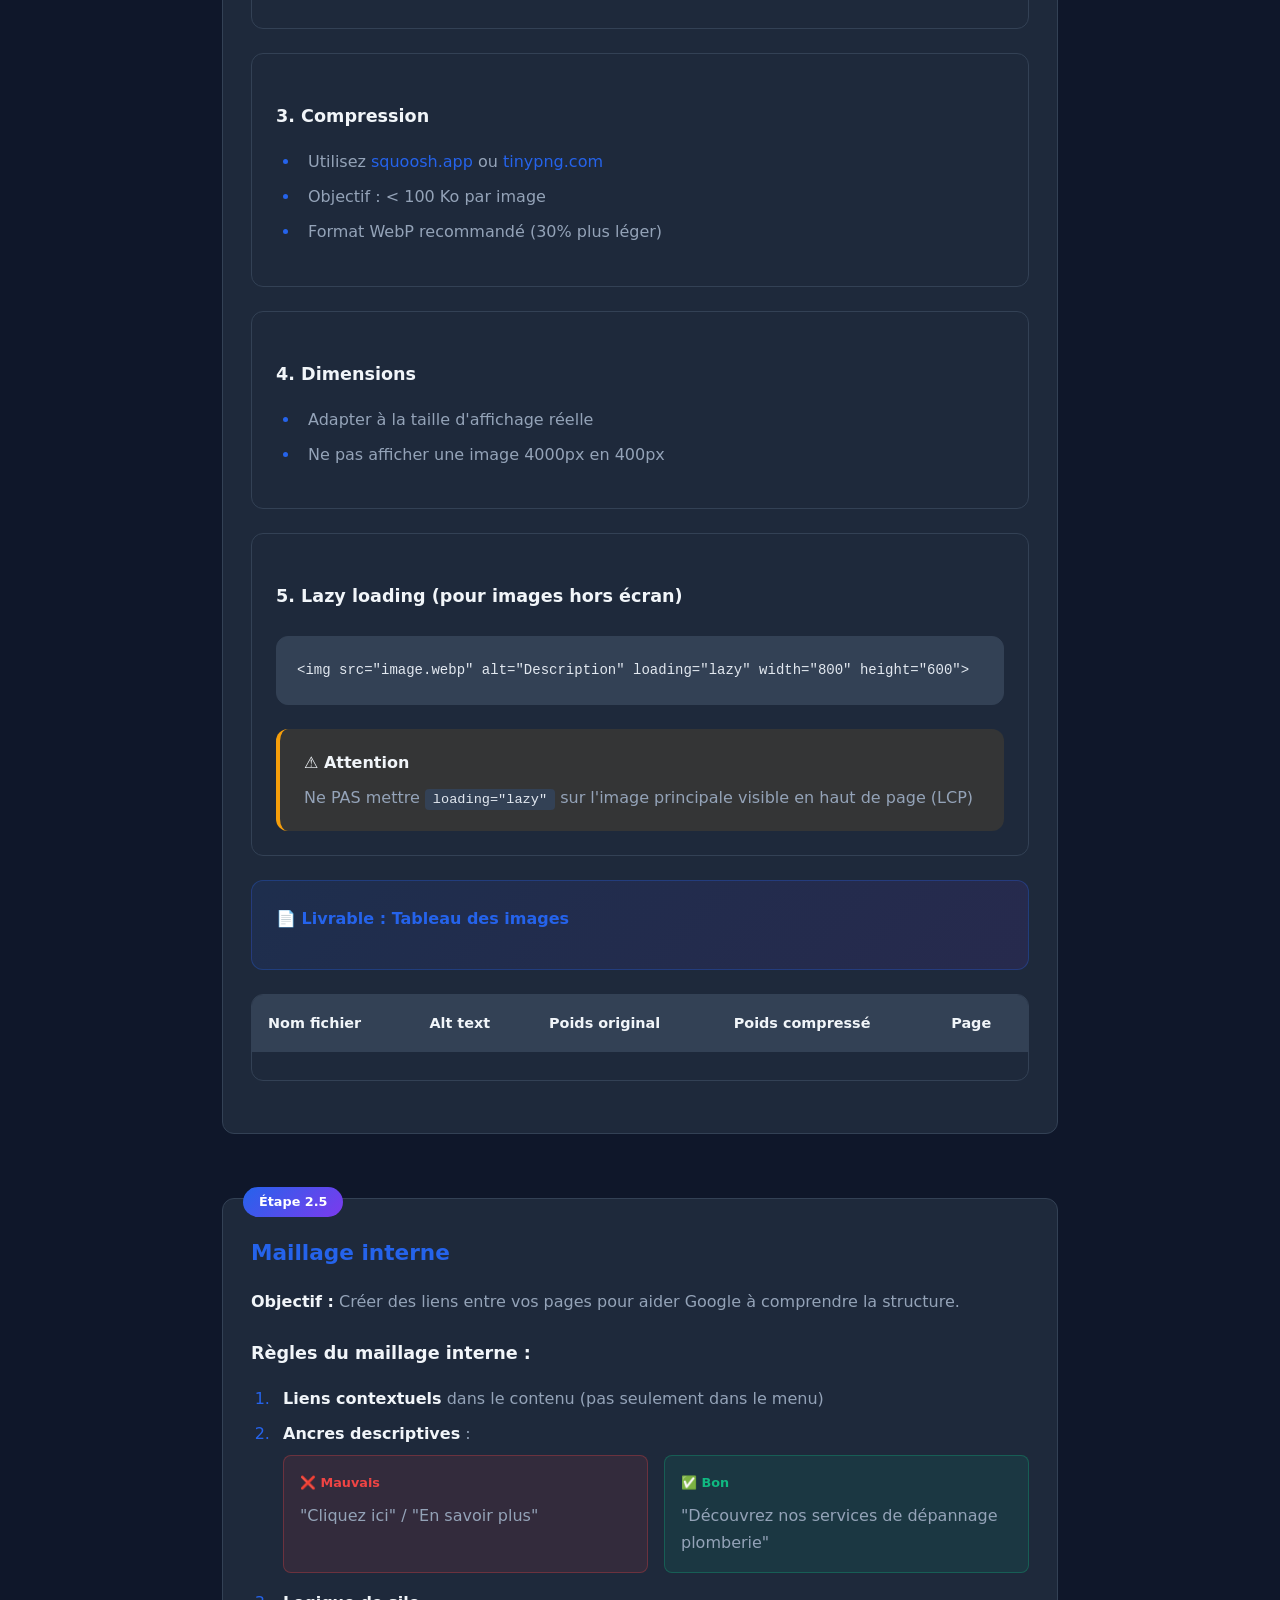
<file: TP/tp.html>
<!DOCTYPE html>
<html lang="fr">
<head>
    <meta charset="UTF-8">
    <meta name="viewport" content="width=device-width, initial-scale=1.0">
    <title>Projet SEO - Création et Optimisation d'un Site Web</title>
    <style>
        :root {
            --primary: #2563eb;
            --primary-dark: #1d4ed8;
            --secondary: #64748b;
            --success: #10b981;
            --warning: #f59e0b;
            --danger: #ef4444;
            --bg-dark: #0f172a;
            --bg-card: #1e293b;
            --bg-code: #334155;
            --text-primary: #f1f5f9;
            --text-secondary: #94a3b8;
            --border: #334155;
            --accent-gradient: linear-gradient(135deg, #2563eb, #7c3aed);
        }

        * {
            margin: 0;
            padding: 0;
            box-sizing: border-box;
        }

        body {
            font-family: 'Segoe UI', system-ui, -apple-system, sans-serif;
            background: var(--bg-dark);
            color: var(--text-primary);
            line-height: 1.7;
            font-size: 16px;
        }

        /* Navigation */
        .nav-header {
            position: fixed;
            top: 0;
            left: 0;
            right: 0;
            background: rgba(15, 23, 42, 0.95);
            backdrop-filter: blur(10px);
            border-bottom: 1px solid var(--border);
            z-index: 1000;
            padding: 1rem 2rem;
        }

        .nav-content {
            max-width: 1200px;
            margin: 0 auto;
            display: flex;
            justify-content: space-between;
            align-items: center;
        }

        .nav-title {
            font-size: 1.25rem;
            font-weight: 700;
            background: var(--accent-gradient);
            -webkit-background-clip: text;
            -webkit-text-fill-color: transparent;
            background-clip: text;
        }

        .nav-links {
            display: flex;
            gap: 0.5rem;
            flex-wrap: wrap;
        }

        .nav-links a {
            color: var(--text-secondary);
            text-decoration: none;
            padding: 0.5rem 1rem;
            border-radius: 8px;
            font-size: 0.875rem;
            transition: all 0.2s;
        }

        .nav-links a:hover {
            background: var(--bg-card);
            color: var(--text-primary);
        }

        /* Main content */
        .container {
            max-width: 900px;
            margin: 0 auto;
            padding: 6rem 2rem 4rem;
        }

        /* Hero section */
        .hero {
            text-align: center;
            padding: 3rem 0 4rem;
            border-bottom: 1px solid var(--border);
            margin-bottom: 3rem;
        }

        .hero h1 {
            font-size: 2.5rem;
            font-weight: 800;
            margin-bottom: 1.5rem;
            background: var(--accent-gradient);
            -webkit-background-clip: text;
            -webkit-text-fill-color: transparent;
            background-clip: text;
        }

        .hero-badge {
            display: inline-block;
            background: var(--accent-gradient);
            color: white;
            padding: 0.5rem 1.5rem;
            border-radius: 50px;
            font-size: 0.875rem;
            font-weight: 600;
            margin-bottom: 1.5rem;
        }

        .hero p {
            font-size: 1.125rem;
            color: var(--text-secondary);
            max-width: 600px;
            margin: 0 auto;
        }

        /* Sections */
        section {
            margin-bottom: 4rem;
        }

        h2 {
            font-size: 1.75rem;
            font-weight: 700;
            margin-bottom: 1.5rem;
            padding-bottom: 0.75rem;
            border-bottom: 2px solid var(--primary);
            display: flex;
            align-items: center;
            gap: 0.75rem;
        }

        h2 .phase-badge {
            background: var(--accent-gradient);
            color: white;
            padding: 0.25rem 0.75rem;
            border-radius: 6px;
            font-size: 0.75rem;
            text-transform: uppercase;
            letter-spacing: 0.5px;
        }

        h3 {
            font-size: 1.35rem;
            font-weight: 600;
            margin: 2rem 0 1rem;
            color: var(--primary);
        }

        h4 {
            font-size: 1.1rem;
            font-weight: 600;
            margin: 1.5rem 0 0.75rem;
            color: var(--text-primary);
        }

        p {
            margin-bottom: 1rem;
            color: var(--text-secondary);
        }

        strong {
            color: var(--text-primary);
            font-weight: 600;
        }

        /* Cards */
        .card {
            background: var(--bg-card);
            border: 1px solid var(--border);
            border-radius: 12px;
            padding: 1.5rem;
            margin: 1.5rem 0;
        }

        .card-header {
            display: flex;
            align-items: center;
            gap: 0.75rem;
            margin-bottom: 1rem;
            padding-bottom: 1rem;
            border-bottom: 1px solid var(--border);
        }

        .card-icon {
            width: 40px;
            height: 40px;
            border-radius: 10px;
            display: flex;
            align-items: center;
            justify-content: center;
            font-size: 1.25rem;
        }

        .card-icon.blue { background: rgba(37, 99, 235, 0.2); }
        .card-icon.green { background: rgba(16, 185, 129, 0.2); }
        .card-icon.orange { background: rgba(245, 158, 11, 0.2); }
        .card-icon.purple { background: rgba(124, 58, 237, 0.2); }

        /* Info boxes */
        .info-box {
            border-radius: 12px;
            padding: 1.25rem 1.5rem;
            margin: 1.5rem 0;
            border-left: 4px solid;
        }

        .info-box.context {
            background: rgba(37, 99, 235, 0.1);
            border-color: var(--primary);
        }

        .info-box.tip {
            background: rgba(16, 185, 129, 0.1);
            border-color: var(--success);
        }

        .info-box.warning {
            background: rgba(245, 158, 11, 0.1);
            border-color: var(--warning);
        }

        .info-box.danger {
            background: rgba(239, 68, 68, 0.1);
            border-color: var(--danger);
        }

        .info-box-title {
            font-weight: 600;
            margin-bottom: 0.5rem;
            display: flex;
            align-items: center;
            gap: 0.5rem;
        }

        /* Lists */
        ul, ol {
            margin: 1rem 0 1rem 1.5rem;
            color: var(--text-secondary);
        }

        li {
            margin-bottom: 0.5rem;
            padding-left: 0.5rem;
        }

        li::marker {
            color: var(--primary);
        }

        /* Checklist */
        .checklist {
            list-style: none;
            margin-left: 0;
        }

        .checklist li {
            display: flex;
            align-items: flex-start;
            gap: 0.75rem;
            padding: 0.5rem 0;
            padding-left: 0;
        }

        .checklist li::before {
            content: "☐";
            color: var(--primary);
            font-size: 1.1rem;
            flex-shrink: 0;
        }

        /* Tables */
        .table-wrapper {
            overflow-x: auto;
            margin: 1.5rem 0;
            border-radius: 12px;
            border: 1px solid var(--border);
        }

        table {
            width: 100%;
            border-collapse: collapse;
            font-size: 0.9rem;
        }

        th {
            background: var(--bg-code);
            color: var(--text-primary);
            font-weight: 600;
            text-align: left;
            padding: 1rem;
            white-space: nowrap;
        }

        td {
            padding: 0.875rem 1rem;
            border-top: 1px solid var(--border);
            color: var(--text-secondary);
        }

        tr:hover td {
            background: rgba(37, 99, 235, 0.05);
        }

        /* Code blocks */
        pre {
            background: var(--bg-code);
            border-radius: 12px;
            padding: 1.25rem;
            overflow-x: auto;
            margin: 1.5rem 0;
            border: 1px solid var(--border);
        }

        code {
            font-family: 'Fira Code', 'Consolas', monospace;
            font-size: 0.875rem;
            color: #e2e8f0;
        }

        p code, li code {
            background: var(--bg-code);
            padding: 0.2rem 0.5rem;
            border-radius: 4px;
            font-size: 0.85rem;
        }

        /* Blockquote */
        blockquote {
            background: var(--bg-card);
            border-left: 4px solid var(--primary);
            padding: 1.25rem 1.5rem;
            margin: 1.5rem 0;
            border-radius: 0 12px 12px 0;
            font-style: italic;
            color: var(--text-secondary);
        }

        /* Links */
        a {
            color: var(--primary);
            text-decoration: none;
            transition: color 0.2s;
        }

        a:hover {
            color: var(--primary-dark);
            text-decoration: underline;
        }

        /* Thematic list */
        .theme-list {
            display: grid;
            gap: 0.75rem;
            margin: 1.5rem 0;
            list-style: none;
            margin-left: 0;
        }

        .theme-list li {
            background: var(--bg-card);
            padding: 0.875rem 1.25rem;
            border-radius: 8px;
            border: 1px solid var(--border);
            display: flex;
            align-items: center;
            gap: 0.75rem;
            margin-bottom: 0;
            padding-left: 1.25rem;
        }

        .theme-list li::before {
            content: "→";
            color: var(--primary);
            font-weight: bold;
        }

        /* Livrables */
        .livrable {
            background: linear-gradient(135deg, rgba(37, 99, 235, 0.1), rgba(124, 58, 237, 0.1));
            border: 1px solid rgba(37, 99, 235, 0.3);
            border-radius: 12px;
            padding: 1.5rem;
            margin: 1.5rem 0;
        }

        .livrable-title {
            color: var(--primary);
            font-weight: 700;
            font-size: 1rem;
            margin-bottom: 0.75rem;
            display: flex;
            align-items: center;
            gap: 0.5rem;
        }

        /* Steps */
        .step {
            background: var(--bg-card);
            border-radius: 12px;
            padding: 1.75rem;
            margin: 2rem 0;
            border: 1px solid var(--border);
            position: relative;
        }

        .step::before {
            content: attr(data-step);
            position: absolute;
            top: -12px;
            left: 20px;
            background: var(--accent-gradient);
            color: white;
            padding: 0.25rem 1rem;
            border-radius: 20px;
            font-size: 0.8rem;
            font-weight: 600;
        }

        .step h3 {
            margin-top: 0.5rem;
        }

        /* Comparison */
        .comparison {
            display: grid;
            grid-template-columns: 1fr 1fr;
            gap: 1rem;
            margin: 1rem 0;
        }

        .comparison-bad, .comparison-good {
            padding: 1rem;
            border-radius: 8px;
        }

        .comparison-bad {
            background: rgba(239, 68, 68, 0.1);
            border: 1px solid rgba(239, 68, 68, 0.3);
        }

        .comparison-good {
            background: rgba(16, 185, 129, 0.1);
            border: 1px solid rgba(16, 185, 129, 0.3);
        }

        .comparison-label {
            font-weight: 600;
            font-size: 0.8rem;
            margin-bottom: 0.5rem;
            display: flex;
            align-items: center;
            gap: 0.5rem;
        }

        .comparison-bad .comparison-label { color: var(--danger); }
        .comparison-good .comparison-label { color: var(--success); }

        /* Tree structure */
        .tree {
            background: var(--bg-code);
            border-radius: 12px;
            padding: 1.5rem;
            font-family: 'Fira Code', monospace;
            font-size: 0.875rem;
            line-height: 1.8;
            color: #94a3b8;
            margin: 1.5rem 0;
        }

        .tree .folder { color: #fbbf24; }
        .tree .file { color: #60a5fa; }

        /* Phase header */
        .phase-header {
            background: var(--accent-gradient);
            border-radius: 16px;
            padding: 2rem;
            margin: 3rem 0 2rem;
            text-align: center;
        }

        .phase-header h2 {
            color: white;
            border: none;
            padding: 0;
            margin: 0;
            justify-content: center;
        }

        .phase-header h2 .phase-badge {
            background: rgba(255,255,255,0.2);
        }

        /* Separator */
        hr {
            border: none;
            height: 1px;
            background: var(--border);
            margin: 3rem 0;
        }

        /* Footer */
        .footer {
            text-align: center;
            padding: 3rem 0;
            margin-top: 4rem;
            border-top: 1px solid var(--border);
        }

        .footer p {
            font-size: 1.25rem;
            color: var(--text-primary);
            font-weight: 600;
        }

        /* Responsive */
        @media (max-width: 768px) {
            .nav-header {
                padding: 1rem;
            }

            .nav-links {
                display: none;
            }

            .container {
                padding: 5rem 1rem 2rem;
            }

            .hero h1 {
                font-size: 1.75rem;
            }

            h2 {
                font-size: 1.35rem;
            }

            .comparison {
                grid-template-columns: 1fr;
            }

            table {
                font-size: 0.8rem;
            }

            th, td {
                padding: 0.5rem;
            }
        }

        /* Scroll to top */
        .scroll-top {
            position: fixed;
            bottom: 2rem;
            right: 2rem;
            background: var(--accent-gradient);
            color: white;
            width: 48px;
            height: 48px;
            border-radius: 50%;
            display: flex;
            align-items: center;
            justify-content: center;
            cursor: pointer;
            opacity: 0;
            transition: opacity 0.3s;
            border: none;
            font-size: 1.25rem;
            box-shadow: 0 4px 12px rgba(0,0,0,0.3);
        }

        .scroll-top.visible {
            opacity: 1;
        }

        .scroll-top:hover {
            transform: translateY(-2px);
        }
    </style>
</head>
<body>
    <!-- Navigation -->
    <nav class="nav-header">
        <div class="nav-content">
            <span class="nav-title">📚 Projet SEO</span>
            <div class="nav-links">
                <a href="#phase1">Phase 1</a>
                <a href="#phase2">Phase 2</a>
                <a href="#phase3">Phase 3</a>
                <a href="#phase4">Phase 4</a>
                <a href="#phase5">Phase 5</a>
                <a href="#ressources">Ressources</a>
            </div>
        </div>
    </nav>

    <div class="container">
        <!-- Hero -->
        <header class="hero">
            <span class="hero-badge">TP Complet</span>
            <h1>Projet SEO<br>Création et Optimisation d'un Site Web</h1>
            <p>Devenez consultant SEO junior en créant et optimisant un site vitrine complet de A à Z.</p>
        </header>

        <!-- Contexte -->
        <section>
            <h2>📋 Contexte du projet</h2>

            <div class="info-box context">
                <div class="info-box-title">🎯 Votre mission</div>
                <p style="margin-bottom: 0;">Vous êtes consultant SEO junior dans une agence web. Un client fictif vous confie la création et l'optimisation SEO complète d'un <strong>site vitrine de 5 à 8 pages</strong> pour son activité.</p>
            </div>

            <h3>Thématiques au choix</h3>
            <ul class="theme-list">
                <li>Restaurant / Café local</li>
                <li>Artisan (plombier, électricien, menuisier...)</li>
                <li>Coach sportif / Bien-être</li>
                <li>Photographe professionnel</li>
                <li>Association locale</li>
                <li>Autre (à valider avec votre formateur)</li>
            </ul>
        </section>

        <!-- Livrables -->
        <section>
            <h2>📦 Livrables attendus</h2>
            <p>À la fin du projet, vous devrez remettre :</p>

            <div class="card">
                <h4>1. Le site web publié</h4>
                <p>URL fonctionnelle sur le serveur</p>
            </div>

            <div class="card">
                <h4>2. Un dossier de documentation comprenant :</h4>
                <ul>
                    <li>Votre recherche de mots-clés (tableau)</li>
                    <li>Votre Keyword Map</li>
                    <li>Votre audit technique (captures d'écran)</li>
                    <li>Vos données structurées JSON-LD</li>
                    <li>Captures d'écran des outils (PageSpeed, Search Console...)</li>
                </ul>
            </div>
        </section>

        <!-- Outils -->
        <section>
            <h2>🛠️ Outils gratuits à utiliser</h2>

            <div class="table-wrapper">
                <table>
                    <thead>
                        <tr>
                            <th>Outil</th>
                            <th>Usage</th>
                        </tr>
                    </thead>
                    <tbody>
                        <tr>
                            <td><strong>Google Keyword Planner</strong></td>
                            <td>Recherche de mots-clés</td>
                        </tr>
                        <tr>
                            <td><strong>Google Trends</strong></td>
                            <td>Tendances saisonnières</td>
                        </tr>
                        <tr>
                            <td><strong>AnswerThePublic</strong></td>
                            <td>Questions des utilisateurs</td>
                        </tr>
                        <tr>
                            <td><strong>Ubersuggest (version gratuite)</strong></td>
                            <td>Analyse mots-clés</td>
                        </tr>
                        <tr>
                            <td><strong>PageSpeed Insights</strong></td>
                            <td>Performance</td>
                        </tr>
                        <tr>
                            <td><strong>Lighthouse (Chrome DevTools)</strong></td>
                            <td>Audit technique</td>
                        </tr>
                        <tr>
                            <td><strong>Google Search Console</strong></td>
                            <td>Indexation et performances</td>
                        </tr>
                        <tr>
                            <td><strong>Google Analytics 4</strong></td>
                            <td>Comportement utilisateur</td>
                        </tr>
                        <tr>
                            <td><strong>Rich Results Test</strong></td>
                            <td>Validation données structurées</td>
                        </tr>
                        <tr>
                            <td><strong>Schema Markup Validator</strong></td>
                            <td>Validation Schema.org</td>
                        </tr>
                        <tr>
                            <td><strong>Mobile-Friendly Test</strong></td>
                            <td>Test responsive</td>
                        </tr>
                        <tr>
                            <td><strong>Screaming Frog (gratuit &lt; 500 URLs)</strong></td>
                            <td>Crawl du site</td>
                        </tr>
                    </tbody>
                </table>
            </div>
        </section>

        <!-- PHASE 1 -->
        <div class="phase-header" id="phase1">
            <h2><span class="phase-badge">Phase 1</span> Stratégie et Recherche</h2>
        </div>

        <!-- Étape 1.1 -->
        <section>
            <div class="step" data-step="Étape 1.1">
                <h3>Définir votre persona</h3>
                <p>Avant de créer du contenu, vous devez comprendre votre cible.</p>

                <h4>À faire :</h4>
                <p>Créez une fiche persona avec :</p>
                <ul>
                    <li>Prénom fictif et âge</li>
                    <li>Métier / Situation</li>
                    <li>Objectifs (que cherche-t-il ?)</li>
                    <li>Frustrations (quels problèmes rencontre-t-il ?)</li>
                    <li>Questions qu'il se pose</li>
                    <li>Canaux utilisés (Google, réseaux sociaux...)</li>
                </ul>

                <h4>Exemple pour un plombier :</h4>
                <blockquote>
                    <em>Marie, 45 ans, propriétaire d'une maison à Lyon. Elle cherche un plombier fiable pour une fuite urgente. Elle a peur de se faire arnaquer sur les prix. Elle tape sur Google "plombier urgence Lyon avis".</em>
                </blockquote>
            </div>
        </section>

        <!-- Étape 1.2 -->
        <section>
            <div class="step" data-step="Étape 1.2">
                <h3>Recherche de mots-clés</h3>
                <p><strong>Objectif :</strong> Identifier 15-20 mots-clés pertinents pour votre site.</p>

                <h4>Instructions :</h4>

                <div class="card">
                    <h4>1. Brainstorming initial</h4>
                    <p>Listez 10 termes que votre client potentiel pourrait rechercher</p>
                </div>

                <div class="card">
                    <h4>2. Utilisez Google Keyword Planner</h4>
                    <ul>
                        <li>Allez sur <a href="https://ads.google.com/intl/fr_fr/home/tools/keyword-planner/" target="_blank">Google Keyword Planner</a></li>
                        <li>Entrez vos termes de brainstorming</li>
                        <li>Notez pour chaque mot-clé :
                            <ul>
                                <li>Volume de recherche mensuel</li>
                                <li>Niveau de concurrence (faible/moyen/élevé)</li>
                            </ul>
                        </li>
                    </ul>
                </div>

                <div class="card">
                    <h4>3. Explorez les suggestions Google</h4>
                    <ul>
                        <li>Tapez vos mots-clés dans Google</li>
                        <li>Notez les suggestions de l'autocomplétion</li>
                        <li>Notez les "Recherches associées" en bas de page</li>
                    </ul>
                </div>

                <div class="card">
                    <h4>4. Utilisez AnswerThePublic</h4>
                    <ul>
                        <li>Allez sur <a href="https://answerthepublic.com" target="_blank">answerthepublic.com</a></li>
                        <li>Entrez votre mot-clé principal</li>
                        <li>Récupérez les questions (qui, quoi, où, quand, comment, pourquoi)</li>
                    </ul>
                </div>

                <div class="livrable">
                    <div class="livrable-title">📄 Livrable : Tableau de mots-clés</div>
                    <p>Créez un tableau avec les colonnes suivantes :</p>
                </div>

                <div class="table-wrapper">
                    <table>
                        <thead>
                            <tr>
                                <th>Mot-clé</th>
                                <th>Volume</th>
                                <th>Concurrence</th>
                                <th>Type</th>
                                <th>Intention</th>
                                <th>Page cible</th>
                            </tr>
                        </thead>
                        <tbody>
                            <tr>
                                <td>plombier lyon</td>
                                <td>2400</td>
                                <td>Élevée</td>
                                <td>Courte</td>
                                <td>Transactionnelle</td>
                                <td>Accueil</td>
                            </tr>
                            <tr>
                                <td>plombier urgence lyon 24h</td>
                                <td>320</td>
                                <td>Moyenne</td>
                                <td>Longue</td>
                                <td>Transactionnelle</td>
                                <td>Services</td>
                            </tr>
                            <tr>
                                <td>comment déboucher évier</td>
                                <td>1900</td>
                                <td>Faible</td>
                                <td>Longue</td>
                                <td>Informationnelle</td>
                                <td>Blog</td>
                            </tr>
                        </tbody>
                    </table>
                </div>

                <h4>Types d'intention :</h4>
                <ul>
                    <li><strong>Informationnelle</strong> : l'utilisateur cherche une information ("comment faire...")</li>
                    <li><strong>Transactionnelle</strong> : l'utilisateur veut acheter/contacter ("plombier pas cher")</li>
                    <li><strong>Navigationnelle</strong> : l'utilisateur cherche un site précis ("leroy merlin plomberie")</li>
                    <li><strong>Commerciale</strong> : l'utilisateur compare ("meilleur plombier lyon avis")</li>
                </ul>
            </div>
        </section>

        <!-- Étape 1.3 -->
        <section>
            <div class="step" data-step="Étape 1.3">
                <h3>Analyse de la concurrence</h3>
                <p><strong>Objectif :</strong> Comprendre ce que font vos concurrents pour les surpasser.</p>

                <h4>Instructions :</h4>

                <div class="card">
                    <h4>1. Identifiez 3 concurrents</h4>
                    <p>Qui apparaissent en première page sur vos mots-clés cibles</p>
                </div>

                <div class="card">
                    <h4>2. Pour chaque concurrent, analysez :</h4>
                    <ul>
                        <li>Structure du site (combien de pages, quelles rubriques)</li>
                        <li>Longueur des contenus</li>
                        <li>Présence de blog</li>
                        <li>Types de contenus (texte, images, vidéos)</li>
                        <li>Points forts / Points faibles</li>
                    </ul>
                </div>

                <div class="card">
                    <h4>3. Content Gap Analysis</h4>
                    <ul>
                        <li>Quels sujets couvrent-ils que vous pourriez aussi couvrir ?</li>
                        <li>Quels sujets ne couvrent-ils PAS ? (opportunité !)</li>
                    </ul>
                </div>

                <div class="livrable">
                    <div class="livrable-title">📄 Livrable : Fiche d'analyse concurrentielle</div>
                </div>

<pre><code>CONCURRENT 1 : [Nom du site]
URL :
Position sur [mot-clé principal] :
Nombre de pages :
Points forts :
Points faibles :
Ce que je peux faire mieux :</code></pre>
            </div>
        </section>

        <!-- Étape 1.4 -->
        <section>
            <div class="step" data-step="Étape 1.4">
                <h3>Architecture du site et Keyword Map</h3>
                <p><strong>Objectif :</strong> Planifier la structure de votre site et attribuer un mot-clé par page.</p>

                <div class="info-box warning">
                    <div class="info-box-title">⚠️ Règles importantes</div>
                    <ul style="margin-bottom: 0;">
                        <li><strong>1 mot-clé principal = 1 page</strong> (éviter la cannibalisation)</li>
                        <li>Chaque page a aussi 2-3 mots-clés secondaires</li>
                        <li>Structure en moins de 3 clics depuis l'accueil</li>
                    </ul>
                </div>

                <h4>Structure recommandée (5-8 pages) :</h4>

                <div class="tree">
<span class="folder">Accueil (/)</span>
├── <span class="file">Services (/services)</span>
│   └── <span class="file">[Service spécifique] (/services/nom-service)</span>
├── <span class="file">À propos (/a-propos)</span>
├── <span class="file">Contact (/contact)</span>
├── <span class="folder">Blog (/blog)</span>
│   └── <span class="file">[Article 1] (/blog/titre-article)</span>
│   └── <span class="file">[Article 2] (/blog/titre-article-2)</span>
└── <span class="file">Mentions légales (/mentions-legales)</span>
                </div>

                <div class="livrable">
                    <div class="livrable-title">📄 Livrable : Keyword Map</div>
                </div>

                <div class="table-wrapper">
                    <table>
                        <thead>
                            <tr>
                                <th>Page</th>
                                <th>URL</th>
                                <th>Mot-clé principal</th>
                                <th>Mots-clés secondaires</th>
                                <th>Intention</th>
                            </tr>
                        </thead>
                        <tbody>
                            <tr>
                                <td>Accueil</td>
                                <td>/</td>
                                <td>plombier lyon</td>
                                <td>plombier lyon 7, artisan plombier</td>
                                <td>Transactionnelle</td>
                            </tr>
                            <tr>
                                <td>Services</td>
                                <td>/services</td>
                                <td>dépannage plomberie</td>
                                <td>fuite eau, débouchage</td>
                                <td>Transactionnelle</td>
                            </tr>
                            <tr>
                                <td>À propos</td>
                                <td>/a-propos</td>
                                <td>entreprise plomberie lyon</td>
                                <td>plombier professionnel</td>
                                <td>Informationnelle</td>
                            </tr>
                        </tbody>
                    </table>
                </div>
            </div>
        </section>

        <!-- PHASE 2 -->
        <div class="phase-header" id="phase2">
            <h2><span class="phase-badge">Phase 2</span> Création du Site</h2>
        </div>

        <!-- Étape 2.1 -->
        <section>
            <div class="step" data-step="Étape 2.1">
                <h3>Structure HTML et hiérarchie des titres</h3>
                <p><strong>Objectif :</strong> Créer une structure HTML sémantique et optimisée.</p>

                <h4>Règles à respecter :</h4>
                <ol>
                    <li><strong>Un seul H1 par page</strong> - unique et contenant le mot-clé principal</li>
                    <li><strong>Hiérarchie logique</strong> : H1 → H2 → H3 (ne pas sauter de niveau)</li>
                    <li><strong>Balise viewport</strong> obligatoire pour le responsive :</li>
                </ol>

<pre><code>&lt;meta name="viewport" content="width=device-width, initial-scale=1.0"&gt;</code></pre>

                <h4>Template HTML de base :</h4>

<pre><code>&lt;!DOCTYPE html&gt;
&lt;html lang="fr"&gt;
&lt;head&gt;
    &lt;meta charset="UTF-8"&gt;
    &lt;meta name="viewport" content="width=device-width, initial-scale=1.0"&gt;
    &lt;title&gt;[Mot-clé principal] | [Nom de marque]&lt;/title&gt;
    &lt;meta name="description" content="[Description 150-160 caractères avec mot-clé et CTA]"&gt;
    &lt;meta name="robots" content="index, follow"&gt;
    &lt;link rel="canonical" href="[URL complète de la page]"&gt;
    &lt;link rel="stylesheet" href="css/style.css"&gt;
&lt;/head&gt;
&lt;body&gt;
    &lt;header&gt;
        &lt;nav&gt;
            &lt;!-- Navigation principale --&gt;
        &lt;/nav&gt;
    &lt;/header&gt;

    &lt;main&gt;
        &lt;h1&gt;[Titre unique avec mot-clé]&lt;/h1&gt;

        &lt;section&gt;
            &lt;h2&gt;[Sous-titre]&lt;/h2&gt;
            &lt;p&gt;[Contenu - mot-clé dans les 100 premiers mots]&lt;/p&gt;
        &lt;/section&gt;
    &lt;/main&gt;

    &lt;footer&gt;
        &lt;!-- Coordonnées, liens légaux --&gt;
    &lt;/footer&gt;

    &lt;script src="js/script.js"&gt;&lt;/script&gt;
&lt;/body&gt;
&lt;/html&gt;</code></pre>
            </div>
        </section>

        <!-- Étape 2.2 -->
        <section>
            <div class="step" data-step="Étape 2.2">
                <h3>Optimisation des balises Title et Meta Description</h3>
                <p><strong>Objectif :</strong> Créer des balises qui favorisent le clic dans les résultats Google.</p>

                <h4>Règles pour le Title :</h4>
                <ul>
                    <li><strong>50-60 caractères</strong> maximum</li>
                    <li>Mot-clé principal <strong>au début</strong></li>
                    <li>Format recommandé : <code>[Mot-clé] - [Bénéfice] | [Marque]</code></li>
                    <li>Doit donner envie de cliquer</li>
                </ul>

                <h4>Règles pour la Meta Description :</h4>
                <ul>
                    <li><strong>150-160 caractères</strong></li>
                    <li>Inclure le mot-clé (sera mis en gras par Google)</li>
                    <li>Ajouter un <strong>Call-to-Action</strong> (Découvrez, Contactez, Obtenez...)</li>
                    <li>Mettre en avant un <strong>bénéfice</strong> ou une <strong>différenciation</strong></li>
                </ul>

                <h4>Exemples :</h4>

                <div class="card">
                    <h4>Page Accueil - Plombier Lyon :</h4>
<pre><code>&lt;title&gt;Plombier Lyon - Dépannage 24h/24 &amp; Devis Gratuit | ProPlomb&lt;/title&gt;
&lt;meta name="description" content="Plombier à Lyon, intervention en urgence 24h/24. Devis gratuit en 30 min. Plus de 500 clients satisfaits. Contactez-nous au 04 XX XX XX XX."&gt;</code></pre>
                </div>

                <div class="card">
                    <h4>Page Services :</h4>
<pre><code>&lt;title&gt;Dépannage Plomberie Lyon - Fuite, Débouchage, Chauffe-eau | ProPlomb&lt;/title&gt;
&lt;meta name="description" content="Services de plomberie à Lyon : réparation fuite d'eau, débouchage canalisation, installation chauffe-eau. Intervention rapide. Demandez votre devis gratuit !"&gt;</code></pre>
                </div>

                <div class="livrable">
                    <div class="livrable-title">📄 Livrable : Tableau des balises</div>
                    <p>Complétez ce tableau pour chaque page :</p>
                </div>

                <div class="table-wrapper">
                    <table>
                        <thead>
                            <tr>
                                <th>Page</th>
                                <th>Title (50-60 car.)</th>
                                <th>Meta Description (150-160 car.)</th>
                            </tr>
                        </thead>
                        <tbody>
                            <tr>
                                <td>Accueil</td>
                                <td></td>
                                <td></td>
                            </tr>
                            <tr>
                                <td>Services</td>
                                <td></td>
                                <td></td>
                            </tr>
                            <tr>
                                <td>À propos</td>
                                <td></td>
                                <td></td>
                            </tr>
                            <tr>
                                <td>Contact</td>
                                <td></td>
                                <td></td>
                            </tr>
                            <tr>
                                <td>Blog Article 1</td>
                                <td></td>
                                <td></td>
                            </tr>
                        </tbody>
                    </table>
                </div>
            </div>
        </section>

        <!-- Étape 2.3 -->
        <section>
            <div class="step" data-step="Étape 2.3">
                <h3>Rédaction du contenu SEO</h3>
                <p><strong>Objectif :</strong> Rédiger du contenu optimisé pour le référencement ET pour l'utilisateur.</p>

                <h4>Structure d'une page de contenu :</h4>

                <div class="card">
                    <h4>1. Accroche (Hook) - 2-3 phrases percutantes</h4>
                    <ul>
                        <li>Question qui interpelle</li>
                        <li>Statistique choc</li>
                        <li>Problème identifié</li>
                    </ul>
                </div>

                <div class="card">
                    <h4>2. Introduction (100-150 mots)</h4>
                    <ul>
                        <li>Présente le sujet</li>
                        <li>Inclut le mot-clé principal</li>
                        <li>Annonce ce que le lecteur va apprendre</li>
                    </ul>
                </div>

                <div class="card">
                    <h4>3. Corps du contenu</h4>
                    <ul>
                        <li>Paragraphes courts (2-3 phrases)</li>
                        <li>Sous-titres (H2, H3) avec mots-clés</li>
                        <li>Listes à puces pour la lisibilité</li>
                        <li>Champ sémantique riche (synonymes, termes associés)</li>
                    </ul>
                </div>

                <div class="card">
                    <h4>4. Conclusion avec CTA</h4>
                    <ul>
                        <li>Résumé des points clés</li>
                        <li>Appel à l'action clair</li>
                    </ul>
                </div>

                <h4>Longueur recommandée par type de page :</h4>
                <ul>
                    <li>Page d'accueil : 300-500 mots</li>
                    <li>Page service : 500-800 mots</li>
                    <li>Article de blog : 1000-1500 mots</li>
                    <li>Page À propos : 300-500 mots</li>
                </ul>

                <h4>Techniques de copywriting à utiliser :</h4>

                <div class="info-box tip">
                    <div class="info-box-title">💡 Formule PAS (Problem - Agitate - Solution)</div>
                    <ol>
                        <li><strong>Problème</strong> : "Vous avez une fuite d'eau en pleine nuit ?"</li>
                        <li><strong>Agitation</strong> : "Chaque minute compte. Les dégâts des eaux peuvent coûter des milliers d'euros..."</li>
                        <li><strong>Solution</strong> : "Notre équipe intervient 24h/24 en moins d'une heure à Lyon."</li>
                    </ol>
                </div>

                <h4>Bonnes pratiques :</h4>
                <ul>
                    <li>Utilisez le "vous" pour parler au lecteur</li>
                    <li>Voix active plutôt que passive</li>
                    <li>Mettez en avant les bénéfices, pas les caractéristiques</li>
                    <li>Évitez le jargon technique</li>
                </ul>
            </div>
        </section>

        <!-- Étape 2.4 -->
        <section>
            <div class="step" data-step="Étape 2.4">
                <h3>Optimisation des images</h3>
                <p><strong>Objectif :</strong> Des images qui ne ralentissent pas le site et qui sont compréhensibles par Google.</p>

                <h4>Checklist images :</h4>

                <div class="card">
                    <h4>1. Nommage du fichier</h4>
                    <div class="comparison">
                        <div class="comparison-bad">
                            <div class="comparison-label">❌ Mauvais</div>
                            <code>IMG_20240315_143022.jpg</code>
                        </div>
                        <div class="comparison-good">
                            <div class="comparison-label">✅ Bon</div>
                            <code>plombier-intervention-urgence-lyon.jpg</code>
                        </div>
                    </div>
                </div>

                <div class="card">
                    <h4>2. Attribut alt (obligatoire)</h4>
                    <p>Description de l'image en 5-10 mots. Inclure le mot-clé si pertinent.</p>
                    <div class="comparison">
                        <div class="comparison-bad">
                            <div class="comparison-label">❌ Mauvais</div>
                            <code>alt="image"</code> ou <code>alt=""</code>
                        </div>
                        <div class="comparison-good">
                            <div class="comparison-label">✅ Bon</div>
                            <code>alt="Plombier réparant une fuite sous un évier à Lyon"</code>
                        </div>
                    </div>
                </div>

                <div class="card">
                    <h4>3. Compression</h4>
                    <ul>
                        <li>Utilisez <a href="https://squoosh.app/" target="_blank">squoosh.app</a> ou <a href="https://tinypng.com/" target="_blank">tinypng.com</a></li>
                        <li>Objectif : &lt; 100 Ko par image</li>
                        <li>Format WebP recommandé (30% plus léger)</li>
                    </ul>
                </div>

                <div class="card">
                    <h4>4. Dimensions</h4>
                    <ul>
                        <li>Adapter à la taille d'affichage réelle</li>
                        <li>Ne pas afficher une image 4000px en 400px</li>
                    </ul>
                </div>

                <div class="card">
                    <h4>5. Lazy loading (pour images hors écran)</h4>
<pre><code>&lt;img src="image.webp" alt="Description" loading="lazy" width="800" height="600"&gt;</code></pre>
                    <div class="info-box warning" style="margin-top: 1rem; margin-bottom: 0;">
                        <div class="info-box-title">⚠️ Attention</div>
                        <p style="margin-bottom: 0;">Ne PAS mettre <code>loading="lazy"</code> sur l'image principale visible en haut de page (LCP)</p>
                    </div>
                </div>

                <div class="livrable">
                    <div class="livrable-title">📄 Livrable : Tableau des images</div>
                </div>

                <div class="table-wrapper">
                    <table>
                        <thead>
                            <tr>
                                <th>Nom fichier</th>
                                <th>Alt text</th>
                                <th>Poids original</th>
                                <th>Poids compressé</th>
                                <th>Page</th>
                            </tr>
                        </thead>
                        <tbody>
                            <tr>
                                <td></td>
                                <td></td>
                                <td></td>
                                <td></td>
                                <td></td>
                            </tr>
                        </tbody>
                    </table>
                </div>
            </div>
        </section>

        <!-- Étape 2.5 -->
        <section>
            <div class="step" data-step="Étape 2.5">
                <h3>Maillage interne</h3>
                <p><strong>Objectif :</strong> Créer des liens entre vos pages pour aider Google à comprendre la structure.</p>

                <h4>Règles du maillage interne :</h4>
                <ol>
                    <li><strong>Liens contextuels</strong> dans le contenu (pas seulement dans le menu)</li>
                    <li><strong>Ancres descriptives</strong> :
                        <div class="comparison" style="margin-top: 0.5rem;">
                            <div class="comparison-bad">
                                <div class="comparison-label">❌ Mauvais</div>
                                "Cliquez ici" / "En savoir plus"
                            </div>
                            <div class="comparison-good">
                                <div class="comparison-label">✅ Bon</div>
                                "Découvrez nos services de dépannage plomberie"
                            </div>
                        </div>
                    </li>
                    <li><strong>Logique de silo</strong> :
                        <ul>
                            <li>La page d'accueil lie vers les pages principales</li>
                            <li>Les pages de services lient vers les articles de blog connexes</li>
                            <li>Les articles de blog lient vers les pages de services</li>
                        </ul>
                    </li>
                    <li><strong>Aucune page orpheline</strong> : chaque page doit recevoir au moins 1 lien interne</li>
                </ol>

                <h4>Exemple de maillage :</h4>
<pre><code>[Accueil] → lien vers [Services] "nos prestations de plomberie"
[Accueil] → lien vers [Blog Article] "conseils pour éviter les fuites"
[Services] → lien vers [Contact] "demandez un devis gratuit"
[Blog Article] → lien vers [Services] "faites appel à un professionnel"</code></pre>

                <div class="livrable">
                    <div class="livrable-title">📄 Livrable : Schéma de maillage</div>
                    <p style="margin-bottom: 0;">Dessinez un schéma montrant les liens entre vos pages (peut être fait sur papier ou avec un outil comme draw.io).</p>
                </div>
            </div>
        </section>

        <!-- Étape 2.6 -->
        <section>
            <div class="step" data-step="Étape 2.6">
                <h3>Données structurées (Schema.org)</h3>
                <p><strong>Objectif :</strong> Aider Google à mieux comprendre votre contenu et obtenir des rich snippets.</p>

                <h4>Types de Schema à implémenter :</h4>

                <div class="card">
                    <h4>1. LocalBusiness (pour toutes les pages)</h4>
<pre><code>&lt;script type="application/ld+json"&gt;
{
  "@context": "https://schema.org",
  "@type": "LocalBusiness",
  "name": "ProPlomb Lyon",
  "description": "Plombier professionnel à Lyon, dépannage 24h/24",
  "url": "https://votre-site.fr",
  "telephone": "+33-4-XX-XX-XX-XX",
  "email": "contact@votre-site.fr",
  "address": {
    "@type": "PostalAddress",
    "streetAddress": "123 Rue Example",
    "addressLocality": "Lyon",
    "postalCode": "69001",
    "addressCountry": "FR"
  },
  "geo": {
    "@type": "GeoCoordinates",
    "latitude": 45.764043,
    "longitude": 4.835659
  },
  "openingHoursSpecification": {
    "@type": "OpeningHoursSpecification",
    "dayOfWeek": ["Monday", "Tuesday", "Wednesday", "Thursday", "Friday"],
    "opens": "08:00",
    "closes": "19:00"
  },
  "priceRange": "€€"
}
&lt;/script&gt;</code></pre>
                </div>

                <div class="card">
                    <h4>2. BreadcrumbList (fil d'Ariane)</h4>
<pre><code>&lt;script type="application/ld+json"&gt;
{
  "@context": "https://schema.org",
  "@type": "BreadcrumbList",
  "itemListElement": [
    {
      "@type": "ListItem",
      "position": 1,
      "name": "Accueil",
      "item": "https://votre-site.fr/"
    },
    {
      "@type": "ListItem",
      "position": 2,
      "name": "Services",
      "item": "https://votre-site.fr/services"
    }
  ]
}
&lt;/script&gt;</code></pre>
                </div>

                <div class="card">
                    <h4>3. FAQPage (pour page FAQ ou sections FAQ)</h4>
<pre><code>&lt;script type="application/ld+json"&gt;
{
  "@context": "https://schema.org",
  "@type": "FAQPage",
  "mainEntity": [
    {
      "@type": "Question",
      "name": "Quel est le tarif d'une intervention de plomberie ?",
      "acceptedAnswer": {
        "@type": "Answer",
        "text": "Le tarif dépend de la nature de l'intervention. Comptez entre 80€ et 150€ pour un dépannage simple. Nous proposons un devis gratuit avant toute intervention."
      }
    },
    {
      "@type": "Question",
      "name": "Intervenez-vous en urgence le week-end ?",
      "acceptedAnswer": {
        "@type": "Answer",
        "text": "Oui, nous intervenons 7j/7 et 24h/24 pour les urgences plomberie à Lyon et ses environs."
      }
    }
  ]
}
&lt;/script&gt;</code></pre>
                </div>

                <div class="card">
                    <h4>4. Article (pour les articles de blog)</h4>
<pre><code>&lt;script type="application/ld+json"&gt;
{
  "@context": "https://schema.org",
  "@type": "Article",
  "headline": "Comment déboucher un évier naturellement",
  "description": "Découvrez 5 méthodes naturelles pour déboucher votre évier sans produits chimiques.",
  "author": {
    "@type": "Person",
    "name": "Jean Dupont"
  },
  "publisher": {
    "@type": "Organization",
    "name": "ProPlomb Lyon"
  },
  "datePublished": "2024-03-15",
  "dateModified": "2024-03-20"
}
&lt;/script&gt;</code></pre>
                </div>

                <h4>Validation :</h4>
                <ol>
                    <li>Allez sur <a href="https://search.google.com/test/rich-results" target="_blank">Rich Results Test</a></li>
                    <li>Entrez l'URL de votre page ou collez le code HTML</li>
                    <li>Vérifiez qu'il n'y a pas d'erreurs</li>
                </ol>

                <div class="livrable">
                    <div class="livrable-title">📄 Livrable : Fichiers JSON-LD</div>
                    <p style="margin-bottom: 0;">Fournissez le code JSON-LD pour chaque page dans votre documentation.</p>
                </div>
            </div>
        </section>

        <!-- PHASE 3 -->
        <div class="phase-header" id="phase3">
            <h2><span class="phase-badge">Phase 3</span> Optimisation Technique</h2>
        </div>

        <!-- Étape 3.1 -->
        <section>
            <div class="step" data-step="Étape 3.1">
                <h3>Création du fichier robots.txt</h3>
                <p><strong>Objectif :</strong> Indiquer aux robots ce qu'ils peuvent et ne peuvent pas crawler.</p>

                <p><strong>Emplacement :</strong> À la racine du site (<code>/robots.txt</code>)</p>

                <h4>Contenu recommandé :</h4>
<pre><code># Robots.txt pour [Nom du site]

User-agent: *
Allow: /

# Bloquer les pages non pertinentes pour le SEO
Disallow: /admin/
Disallow: /merci/
Disallow: /confirmation/
Disallow: /*?*
Disallow: /search/

# Référence au sitemap
Sitemap: https://votre-site.fr/sitemap.xml</code></pre>

                <h4>Explications :</h4>
                <ul>
                    <li><code>User-agent: *</code> → règles pour tous les robots</li>
                    <li><code>Allow: /</code> → autoriser tout par défaut</li>
                    <li><code>Disallow:</code> → chemins à ne pas crawler</li>
                    <li><code>Sitemap:</code> → chemin vers votre sitemap</li>
                </ul>

                <div class="info-box danger">
                    <div class="info-box-title">🚫 Points de vigilance</div>
                    <ul style="margin-bottom: 0;">
                        <li>❌ Ne jamais bloquer les fichiers CSS et JS</li>
                        <li>❌ Ne jamais bloquer les pages importantes par erreur</li>
                        <li>✅ Tester dans Google Search Console</li>
                    </ul>
                </div>
            </div>
        </section>

        <!-- Étape 3.2 -->
        <section>
            <div class="step" data-step="Étape 3.2">
                <h3>Création du fichier sitemap.xml</h3>
                <p><strong>Objectif :</strong> Lister toutes les pages importantes pour faciliter l'indexation.</p>

                <p><strong>Emplacement :</strong> À la racine du site (<code>/sitemap.xml</code>)</p>

                <h4>Structure :</h4>
<pre><code>&lt;?xml version="1.0" encoding="UTF-8"?&gt;
&lt;urlset xmlns="http://www.sitemaps.org/schemas/sitemap/0.9"&gt;

  &lt;url&gt;
    &lt;loc&gt;https://votre-site.fr/&lt;/loc&gt;
    &lt;lastmod&gt;2024-03-20&lt;/lastmod&gt;
    &lt;changefreq&gt;weekly&lt;/changefreq&gt;
    &lt;priority&gt;1.0&lt;/priority&gt;
  &lt;/url&gt;

  &lt;url&gt;
    &lt;loc&gt;https://votre-site.fr/services&lt;/loc&gt;
    &lt;lastmod&gt;2024-03-15&lt;/lastmod&gt;
    &lt;changefreq&gt;monthly&lt;/changefreq&gt;
    &lt;priority&gt;0.8&lt;/priority&gt;
  &lt;/url&gt;

  &lt;url&gt;
    &lt;loc&gt;https://votre-site.fr/a-propos&lt;/loc&gt;
    &lt;lastmod&gt;2024-03-10&lt;/lastmod&gt;
    &lt;changefreq&gt;monthly&lt;/changefreq&gt;
    &lt;priority&gt;0.6&lt;/priority&gt;
  &lt;/url&gt;

  &lt;url&gt;
    &lt;loc&gt;https://votre-site.fr/contact&lt;/loc&gt;
    &lt;lastmod&gt;2024-03-10&lt;/lastmod&gt;
    &lt;changefreq&gt;yearly&lt;/changefreq&gt;
    &lt;priority&gt;0.7&lt;/priority&gt;
  &lt;/url&gt;

  &lt;url&gt;
    &lt;loc&gt;https://votre-site.fr/blog/comment-deboucher-evier&lt;/loc&gt;
    &lt;lastmod&gt;2024-03-18&lt;/lastmod&gt;
    &lt;changefreq&gt;yearly&lt;/changefreq&gt;
    &lt;priority&gt;0.6&lt;/priority&gt;
  &lt;/url&gt;

&lt;/urlset&gt;</code></pre>

                <h4>Règles :</h4>
                <ul>
                    <li><code>&lt;loc&gt;</code> : URL absolue (obligatoire)</li>
                    <li><code>&lt;lastmod&gt;</code> : date de dernière modification (format YYYY-MM-DD)</li>
                    <li><code>&lt;changefreq&gt;</code> : fréquence de mise à jour (always, hourly, daily, weekly, monthly, yearly, never)</li>
                    <li><code>&lt;priority&gt;</code> : importance relative (0.0 à 1.0)</li>
                </ul>

                <div class="info-box warning">
                    <div class="info-box-title">⚠️ À ne PAS inclure dans le sitemap</div>
                    <ul style="margin-bottom: 0;">
                        <li>Pages en <code>noindex</code></li>
                        <li>Pages de remerciement</li>
                        <li>Pages dupliquées</li>
                        <li>Pages d'erreur</li>
                    </ul>
                </div>
            </div>
        </section>

        <!-- Étape 3.3 -->
        <section>
            <div class="step" data-step="Étape 3.3">
                <h3>Balises d'indexation</h3>
                <p><strong>Objectif :</strong> Contrôler ce que Google peut indexer.</p>

                <h4>Pages à indexer (par défaut) :</h4>
<pre><code>&lt;meta name="robots" content="index, follow"&gt;</code></pre>

                <h4>Pages à NE PAS indexer :</h4>
<pre><code>&lt;meta name="robots" content="noindex, nofollow"&gt;</code></pre>

                <p><strong>Appliquer noindex sur :</strong></p>
                <ul>
                    <li>Page de remerciement après formulaire</li>
                    <li>Page de mentions légales (optionnel)</li>
                    <li>Page de résultats de recherche interne</li>
                    <li>Pages de test / staging</li>
                </ul>

                <h4>Balise canonical (éviter le contenu dupliqué) :</h4>
                <p>Sur chaque page, ajoutez :</p>
<pre><code>&lt;link rel="canonical" href="https://votre-site.fr/page-courante"&gt;</code></pre>
                <p>Cela indique à Google quelle est l'URL "officielle" de la page.</p>
            </div>
        </section>

        <!-- Étape 3.4 -->
        <section>
            <div class="step" data-step="Étape 3.4">
                <h3>Optimisation des performances</h3>
                <p><strong>Objectif :</strong> Obtenir de bons scores Core Web Vitals.</p>

                <h4>Testez votre site :</h4>
                <ol>
                    <li><strong>PageSpeed Insights</strong> : <a href="https://pagespeed.web.dev/" target="_blank">pagespeed.web.dev</a></li>
                    <li><strong>Lighthouse</strong> : DevTools Chrome (F12) > onglet Lighthouse</li>
                </ol>

                <h4>Objectifs Core Web Vitals :</h4>
                <div class="table-wrapper">
                    <table>
                        <thead>
                            <tr>
                                <th>Métrique</th>
                                <th style="color: #10b981;">Bon</th>
                                <th style="color: #f59e0b;">À améliorer</th>
                                <th style="color: #ef4444;">Mauvais</th>
                            </tr>
                        </thead>
                        <tbody>
                            <tr>
                                <td><strong>LCP</strong> (Largest Contentful Paint)</td>
                                <td>≤ 2.5s</td>
                                <td>2.5-4s</td>
                                <td>> 4s</td>
                            </tr>
                            <tr>
                                <td><strong>INP</strong> (Interaction to Next Paint)</td>
                                <td>≤ 200ms</td>
                                <td>200-500ms</td>
                                <td>> 500ms</td>
                            </tr>
                            <tr>
                                <td><strong>CLS</strong> (Cumulative Layout Shift)</td>
                                <td>≤ 0.1</td>
                                <td>0.1-0.25</td>
                                <td>> 0.25</td>
                            </tr>
                        </tbody>
                    </table>
                </div>

                <h4>Actions d'optimisation :</h4>

                <div class="card">
                    <h4>Pour le LCP (temps de chargement) :</h4>
                    <ul>
                        <li>Compresser les images (&lt; 100 Ko)</li>
                        <li>Utiliser le format WebP</li>
                        <li>Minifier CSS et JS</li>
                        <li>Mettre le CSS critique en inline</li>
                        <li>Utiliser un hébergement rapide</li>
                    </ul>
                </div>

                <div class="card">
                    <h4>Pour l'INP (interactivité) :</h4>
                    <ul>
                        <li>Différer les scripts non critiques : <code>&lt;script defer src="..."&gt;</code></li>
                        <li>Éviter les animations JavaScript lourdes</li>
                        <li>Réduire le JavaScript inutile</li>
                    </ul>
                </div>

                <div class="card">
                    <h4>Pour le CLS (stabilité visuelle) :</h4>
                    <ul>
                        <li>Définir width et height sur les images :</li>
                    </ul>
<pre><code>&lt;img src="image.jpg" width="800" height="600" alt="..."&gt;</code></pre>
                    <ul>
                        <li>Réserver l'espace pour les publicités/widgets</li>
                        <li>Éviter les insertions de contenu au-dessus du contenu existant</li>
                    </ul>
                </div>

                <div class="livrable">
                    <div class="livrable-title">📄 Livrable : Capture d'écran PageSpeed</div>
                    <p style="margin-bottom: 0;">Faites une capture d'écran des scores PageSpeed pour la version mobile ET desktop.</p>
                </div>
            </div>
        </section>

        <!-- Étape 3.5 -->
        <section>
            <div class="step" data-step="Étape 3.5">
                <h3>Responsive et Mobile-First</h3>
                <p><strong>Objectif :</strong> Un site parfaitement utilisable sur mobile.</p>

                <h4>Checklist Mobile :</h4>
                <ul class="checklist">
                    <li>Texte lisible sans zoom (minimum 16px)</li>
                    <li>Boutons/liens assez grands (minimum 48x48px avec espacement)</li>
                    <li>Pas de scroll horizontal</li>
                    <li>Images qui s'adaptent à l'écran</li>
                    <li>Menu de navigation fonctionnel sur mobile</li>
                    <li>Formulaires faciles à remplir</li>
                </ul>

                <h4>Test :</h4>
                <p><strong>Chrome DevTools</strong> : F12 > icône mobile en haut à gauche</p>

                <h4>CSS responsive de base :</h4>
<pre><code>/* Mobile first */
.container {
  width: 100%;
  padding: 1rem;
}

/* Tablette */
@media (min-width: 768px) {
  .container {
    max-width: 720px;
    margin: 0 auto;
  }
}

/* Desktop */
@media (min-width: 1024px) {
  .container {
    max-width: 960px;
  }
}

/* Images responsive */
img {
  max-width: 100%;
  height: auto;
}</code></pre>
            </div>
        </section>

        <!-- Étape 3.6 -->
        <section>
            <div class="step" data-step="Étape 3.6">
                <h3>Structure des URLs</h3>
                <p><strong>Objectif :</strong> Des URLs propres et optimisées.</p>

                <h4>Bonnes pratiques :</h4>
                <div class="table-wrapper">
                    <table>
                        <thead>
                            <tr>
                                <th>Règle</th>
                                <th style="color: #ef4444;">Mauvais</th>
                                <th style="color: #10b981;">Bon</th>
                            </tr>
                        </thead>
                        <tbody>
                            <tr>
                                <td>Mots-clés</td>
                                <td><code>/page1.html</code></td>
                                <td><code>/services-plomberie</code></td>
                            </tr>
                            <tr>
                                <td>Séparateur</td>
                                <td><code>/services_plomberie</code></td>
                                <td><code>/services-plomberie</code></td>
                            </tr>
                            <tr>
                                <td>Casse</td>
                                <td><code>/Services-Plomberie</code></td>
                                <td><code>/services-plomberie</code></td>
                            </tr>
                            <tr>
                                <td>Longueur</td>
                                <td><code>/nos-services-de-plomberie-professionnelle-a-lyon</code></td>
                                <td><code>/services-plomberie-lyon</code></td>
                            </tr>
                            <tr>
                                <td>Caractères</td>
                                <td><code>/services-plomberie-à-lyon</code></td>
                                <td><code>/services-plomberie-lyon</code></td>
                            </tr>
                        </tbody>
                    </table>
                </div>

                <h4>Checklist URLs :</h4>
                <ul class="checklist">
                    <li>Utiliser uniquement des minuscules</li>
                    <li>Utiliser des tirets (-) pour séparer les mots</li>
                    <li>Inclure le mot-clé principal</li>
                    <li>Garder l'URL courte (&lt; 75 caractères)</li>
                    <li>Éviter les accents et caractères spéciaux</li>
                    <li>Éviter les paramètres inutiles (?id=123)</li>
                </ul>
            </div>
        </section>

        <!-- PHASE 4 -->
        <div class="phase-header" id="phase4">
            <h2><span class="phase-badge">Phase 4</span> Publication et Mesure</h2>
        </div>

        <!-- Étape 4.1 -->
        <section>
            <div class="step" data-step="Étape 4.1">
                <h3>Publication avec FileZilla</h3>

                <h4>Instructions :</h4>

                <div class="card">
                    <h4>1. Connexion au serveur</h4>
                    <ul>
                        <li>Ouvrez FileZilla</li>
                        <li>Hôte : [fourni par votre hébergeur]</li>
                        <li>Identifiant : [votre login]</li>
                        <li>Mot de passe : [votre mot de passe]</li>
                        <li>Port : 21 (ou 22 pour SFTP)</li>
                    </ul>
                </div>

                <div class="card">
                    <h4>2. Transfert des fichiers</h4>
                    <ul>
                        <li>À gauche : vos fichiers locaux</li>
                        <li>À droite : le serveur</li>
                        <li>Glissez-déposez tous vos fichiers vers le dossier <code>www</code> ou <code>public_html</code></li>
                    </ul>
                </div>

                <div class="card">
                    <h4>3. Vérification</h4>
                    <ul>
                        <li>Accédez à votre URL</li>
                        <li>Testez toutes les pages</li>
                        <li>Vérifiez que les images s'affichent</li>
                        <li>Testez sur mobile</li>
                    </ul>
                </div>

                <h4>Structure sur le serveur :</h4>
                <div class="tree">
<span class="folder">public_html/</span>
├── <span class="file">index.html</span>
├── <span class="file">services.html</span>
├── <span class="file">a-propos.html</span>
├── <span class="file">contact.html</span>
├── <span class="folder">blog/</span>
│   └── <span class="file">article-1.html</span>
├── <span class="folder">css/</span>
│   └── <span class="file">style.css</span>
├── <span class="folder">js/</span>
│   └── <span class="file">script.js</span>
├── <span class="folder">images/</span>
│   └── [vos images]
├── <span class="file">robots.txt</span>
└── <span class="file">sitemap.xml</span>
                </div>
            </div>
        </section>

        <!-- Étape 4.2 -->
        <section>
            <div class="step" data-step="Étape 4.2">
                <h3>Configuration Google Search Console</h3>

                <h4>Instructions :</h4>

                <div class="card">
                    <h4>1. Créer un compte</h4>
                    <p>Allez sur <a href="https://search.google.com/search-console/" target="_blank">Google Search Console</a></p>
                </div>

                <div class="card">
                    <h4>2. Ajouter une propriété</h4>
                    <ul>
                        <li>Type "Préfixe d'URL"</li>
                        <li>Entrez l'URL complète de votre site</li>
                    </ul>
                </div>

                <div class="card">
                    <h4>3. Vérification</h4>
                    <ul>
                        <li>Méthode recommandée : fichier HTML</li>
                        <li>Téléchargez le fichier fourni par Google</li>
                        <li>Uploadez-le à la racine de votre site via FileZilla</li>
                        <li>Cliquez sur "Vérifier"</li>
                    </ul>
                </div>

                <div class="card">
                    <h4>4. Soumettre le sitemap</h4>
                    <ul>
                        <li>Allez dans "Sitemaps"</li>
                        <li>Entrez <code>sitemap.xml</code></li>
                        <li>Cliquez sur "Envoyer"</li>
                    </ul>
                </div>

                <div class="card">
                    <h4>5. Demander l'indexation</h4>
                    <ul>
                        <li>Allez dans "Inspection de l'URL"</li>
                        <li>Entrez l'URL de votre page d'accueil</li>
                        <li>Cliquez sur "Demander une indexation"</li>
                        <li>Répétez pour vos pages principales</li>
                    </ul>
                </div>

                <div class="livrable">
                    <div class="livrable-title">📄 Livrable : Capture d'écran</div>
                    <ul style="margin-bottom: 0;">
                        <li>Capture de la Search Console montrant le sitemap soumis</li>
                        <li>Capture de l'inspection d'URL</li>
                    </ul>
                </div>
            </div>
        </section>

        <!-- Étape 4.3 -->
        <section>
            <div class="step" data-step="Étape 4.3">
                <h3>Configuration Google Analytics 4</h3>

                <h4>Instructions :</h4>

                <div class="card">
                    <h4>1. Créer un compte</h4>
                    <p>Allez sur <a href="https://analytics.google.com/" target="_blank">Google Analytics</a></p>
                </div>

                <div class="card">
                    <h4>2. Créer une propriété</h4>
                    <ul>
                        <li>Nom de la propriété : [Nom de votre site]</li>
                        <li>Fuseau horaire : France</li>
                        <li>Devise : EUR</li>
                    </ul>
                </div>

                <div class="card">
                    <h4>3. Créer un flux de données</h4>
                    <ul>
                        <li>Type : Web</li>
                        <li>URL : [votre URL]</li>
                        <li>Nom : [Nom du site]</li>
                    </ul>
                </div>

                <div class="card">
                    <h4>4. Installer le code</h4>
                    <p>Copiez le code Google Tag fourni et collez-le dans le <code>&lt;head&gt;</code> de TOUTES vos pages, juste après la balise <code>&lt;head&gt;</code> :</p>
<pre><code>&lt;!-- Google tag (gtag.js) --&gt;
&lt;script async src="https://www.googletagmanager.com/gtag/js?id=G-XXXXXXXXXX"&gt;&lt;/script&gt;
&lt;script&gt;
  window.dataLayer = window.dataLayer || [];
  function gtag(){dataLayer.push(arguments);}
  gtag('js', new Date());
  gtag('config', 'G-XXXXXXXXXX');
&lt;/script&gt;</code></pre>
                </div>

                <div class="card">
                    <h4>5. Connecter Search Console à GA4</h4>
                    <ul>
                        <li>Dans GA4 : Admin > Associations de produits > Search Console</li>
                        <li>Suivez les instructions pour lier les deux comptes</li>
                    </ul>
                </div>

                <h4>Vérification :</h4>
                <ul>
                    <li>Ouvrez votre site dans un onglet</li>
                    <li>Dans GA4, allez dans "Rapports" > "Temps réel"</li>
                    <li>Vous devriez voir votre visite</li>
                </ul>
            </div>
        </section>

        <!-- Étape 4.4 -->
        <section>
            <div class="step" data-step="Étape 4.4">
                <h3>Audit avec les outils gratuits</h3>
                <p>Réalisez les audits suivants et documentez les résultats :</p>

                <div class="card">
                    <h4>1. PageSpeed Insights</h4>
                    <ul>
                        <li>URL : <a href="https://pagespeed.web.dev/" target="_blank">pagespeed.web.dev</a></li>
                        <li>Testez votre page d'accueil</li>
                        <li>Capture des scores mobile ET desktop</li>
                    </ul>
                </div>

                <div class="card">
                    <h4>2. Rich Results Test</h4>
                    <ul>
                        <li>URL : <a href="https://search.google.com/test/rich-results" target="_blank">Rich Results Test</a></li>
                        <li>Testez vos données structurées</li>
                        <li>Capture du résultat</li>
                    </ul>
                </div>

                <div class="card">
                    <h4>3. Mobile-Friendly Test</h4>
                    <ul>
                        <li>URL : <a href="https://search.google.com/test/mobile-friendly" target="_blank">Mobile-Friendly Test</a></li>
                        <li>Testez votre page d'accueil</li>
                        <li>Capture du résultat</li>
                    </ul>
                </div>

                <div class="card">
                    <h4>4. Lighthouse (Chrome DevTools)</h4>
                    <ul>
                        <li>Ouvrez Chrome > F12 > Onglet Lighthouse</li>
                        <li>Lancez l'audit "Performance, Accessibility, Best Practices, SEO"</li>
                        <li>Capture des scores</li>
                    </ul>
                </div>

                <div class="livrable">
                    <div class="livrable-title">📄 Livrable : Document d'audit</div>
                    <p>Créez un document avec :</p>
                    <ul style="margin-bottom: 0;">
                        <li>Captures d'écran de chaque outil</li>
                        <li>Score obtenu</li>
                        <li>3 points d'amélioration identifiés par outil</li>
                    </ul>
                </div>
            </div>
        </section>

        <!-- PHASE 5 -->
        <div class="phase-header" id="phase5">
            <h2><span class="phase-badge">Phase 5</span> Documentation Finale</h2>
        </div>

        <section>
            <h2>📁 Dossier à rendre</h2>
            <p>Votre dossier final doit contenir :</p>

            <div class="card">
                <h4>1. Rapport de stratégie</h4>
                <ul class="checklist">
                    <li>Fiche persona</li>
                    <li>Tableau de recherche de mots-clés (15-20 mots-clés)</li>
                    <li>Analyse des 3 concurrents</li>
                    <li>Keyword Map complet</li>
                </ul>
            </div>

            <div class="card">
                <h4>2. Documentation technique</h4>
                <ul class="checklist">
                    <li>Tableau des balises Title et Meta Description</li>
                    <li>Code JSON-LD de toutes les données structurées</li>
                    <li>Contenu du robots.txt</li>
                    <li>Contenu du sitemap.xml</li>
                    <li>Schéma de maillage interne</li>
                </ul>
            </div>

            <div class="card">
                <h4>3. Audit de performance</h4>
                <ul class="checklist">
                    <li>Captures PageSpeed Insights (mobile + desktop)</li>
                    <li>Capture Rich Results Test</li>
                    <li>Capture Mobile-Friendly Test</li>
                    <li>Capture Lighthouse</li>
                    <li>Liste des améliorations à apporter</li>
                </ul>
            </div>

            <div class="card">
                <h4>4. Preuves de configuration</h4>
                <ul class="checklist">
                    <li>Capture Google Search Console (propriété vérifiée)</li>
                    <li>Capture du sitemap soumis</li>
                    <li>Capture Google Analytics 4 (temps réel)</li>
                </ul>
            </div>

            <div class="card">
                <h4>5. URL du site publié</h4>
                <ul class="checklist">
                    <li>Lien vers le site fonctionnel</li>
                </ul>
            </div>
        </section>

        <!-- Ressources -->
        <section id="ressources">
            <h2>📚 Ressources complémentaires</h2>

            <div class="card">
                <h4>Documentation officielle</h4>
                <ul>
                    <li><a href="https://developers.google.com/search/docs/fundamentals/seo-starter-guide" target="_blank">Guide SEO Google</a></li>
                    <li><a href="https://schema.org/" target="_blank">Documentation Schema.org</a></li>
                    <li><a href="https://web.dev/vitals/" target="_blank">Guide Core Web Vitals</a></li>
                </ul>
            </div>

            <div class="card">
                <h4>Outils gratuits</h4>
                <ul>
                    <li><a href="https://ads.google.com/home/tools/keyword-planner/" target="_blank">Google Keyword Planner</a></li>
                    <li><a href="https://trends.google.fr/" target="_blank">Google Trends</a></li>
                    <li><a href="https://answerthepublic.com/" target="_blank">AnswerThePublic</a></li>
                    <li><a href="https://neilpatel.com/ubersuggest/" target="_blank">Ubersuggest</a></li>
                    <li><a href="https://pagespeed.web.dev/" target="_blank">PageSpeed Insights</a></li>
                    <li><a href="https://search.google.com/test/rich-results" target="_blank">Rich Results Test</a></li>
                    <li><a href="https://validator.schema.org/" target="_blank">Schema Markup Validator</a></li>
                    <li><a href="https://squoosh.app/" target="_blank">Squoosh (compression images)</a></li>
                </ul>
            </div>

            <div class="card">
                <h4>Générateurs</h4>
                <ul>
                    <li><a href="https://www.seoptimer.com/robots-txt-generator" target="_blank">Générateur de robots.txt</a></li>
                    <li><a href="https://www.xml-sitemaps.com/" target="_blank">Générateur de sitemap</a></li>
                    <li><a href="https://technicalseo.com/tools/schema-markup-generator/" target="_blank">Générateur de Schema.org</a></li>
                </ul>
            </div>
        </section>

        <!-- Footer -->
        <footer class="footer">
            <p>🚀 Bon courage pour votre projet SEO !</p>
        </footer>
    </div>

    <!-- Scroll to top button -->
    <button class="scroll-top" onclick="window.scrollTo({top: 0, behavior: 'smooth'})">↑</button>

    <script>
        // Scroll to top button visibility
        const scrollBtn = document.querySelector('.scroll-top');
        window.addEventListener('scroll', () => {
            if (window.scrollY > 500) {
                scrollBtn.classList.add('visible');
            } else {
                scrollBtn.classList.remove('visible');
            }
        });

        // Smooth scroll for nav links
        document.querySelectorAll('a[href^="#"]').forEach(anchor => {
            anchor.addEventListener('click', function (e) {
                e.preventDefault();
                const target = document.querySelector(this.getAttribute('href'));
                if (target) {
                    target.scrollIntoView({
                        behavior: 'smooth',
                        block: 'start'
                    });
                }
            });
        });
    </script>
</body>
</html>
</file>
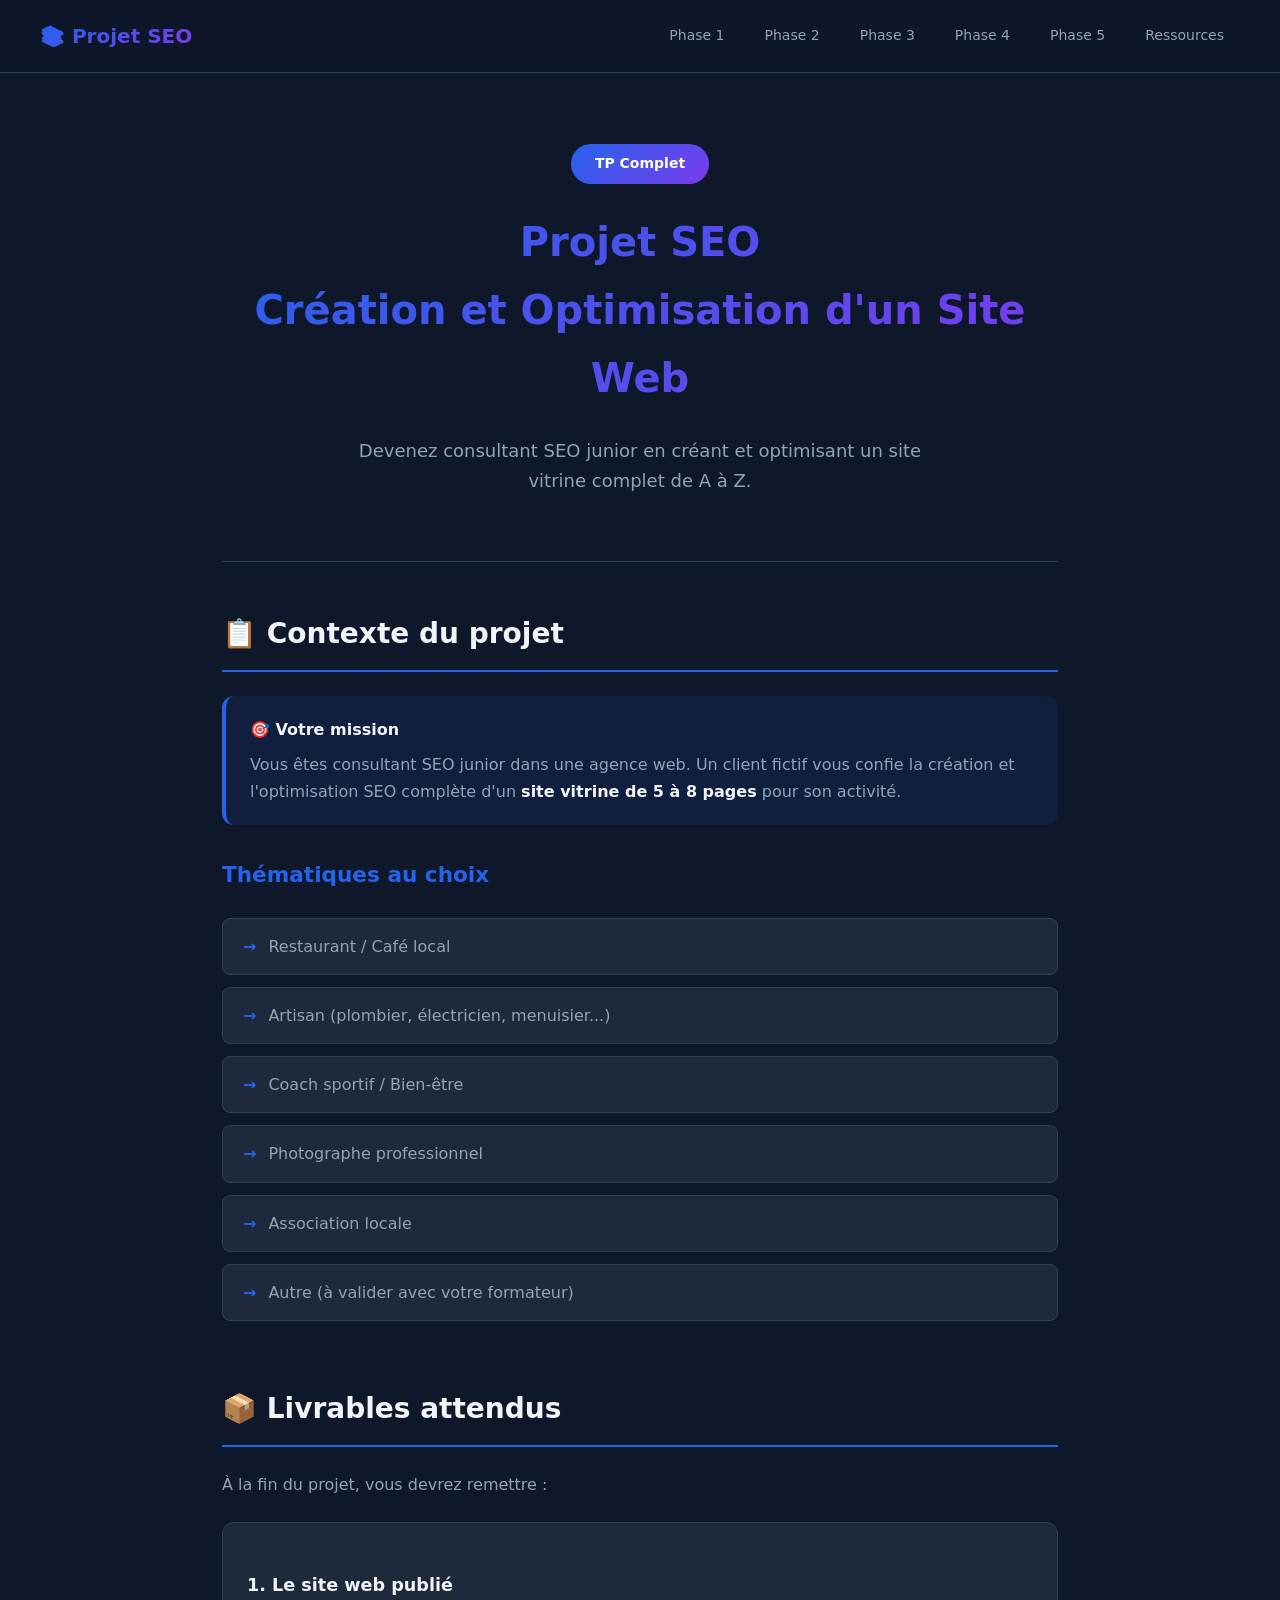
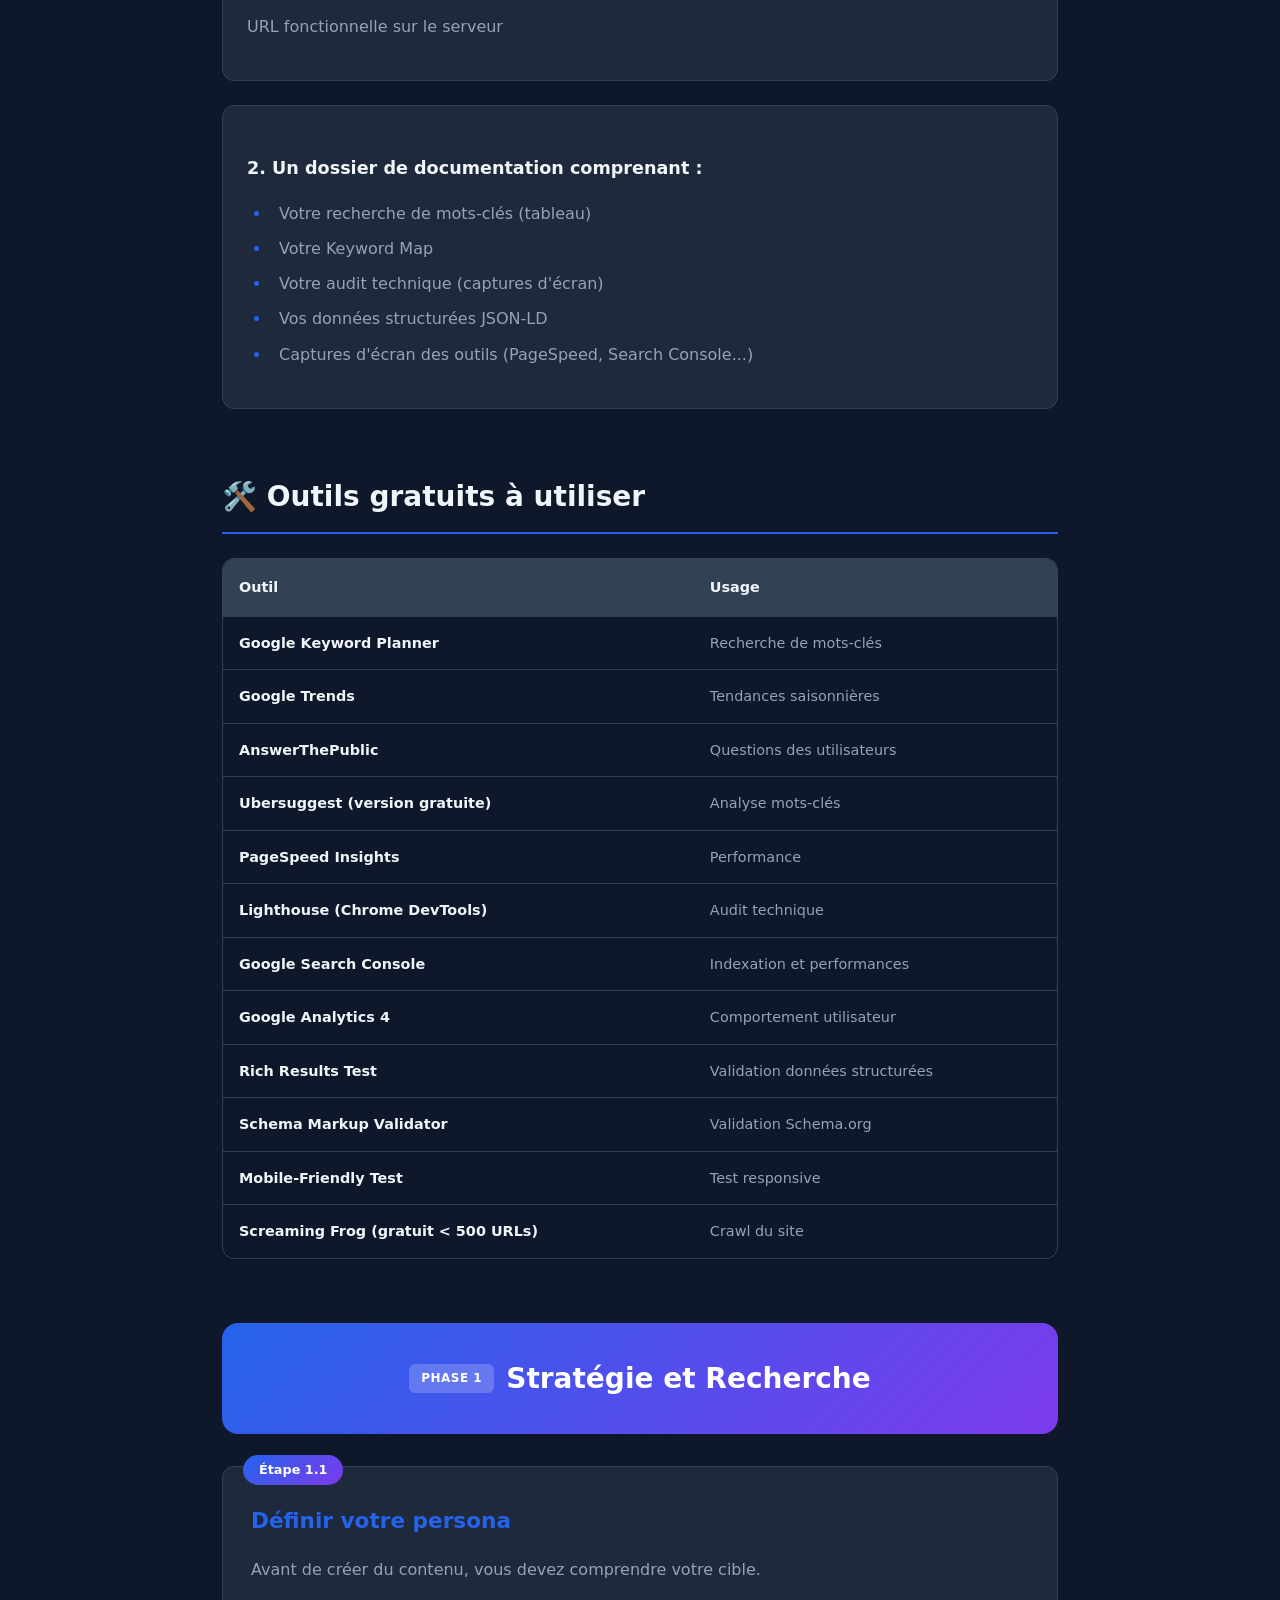
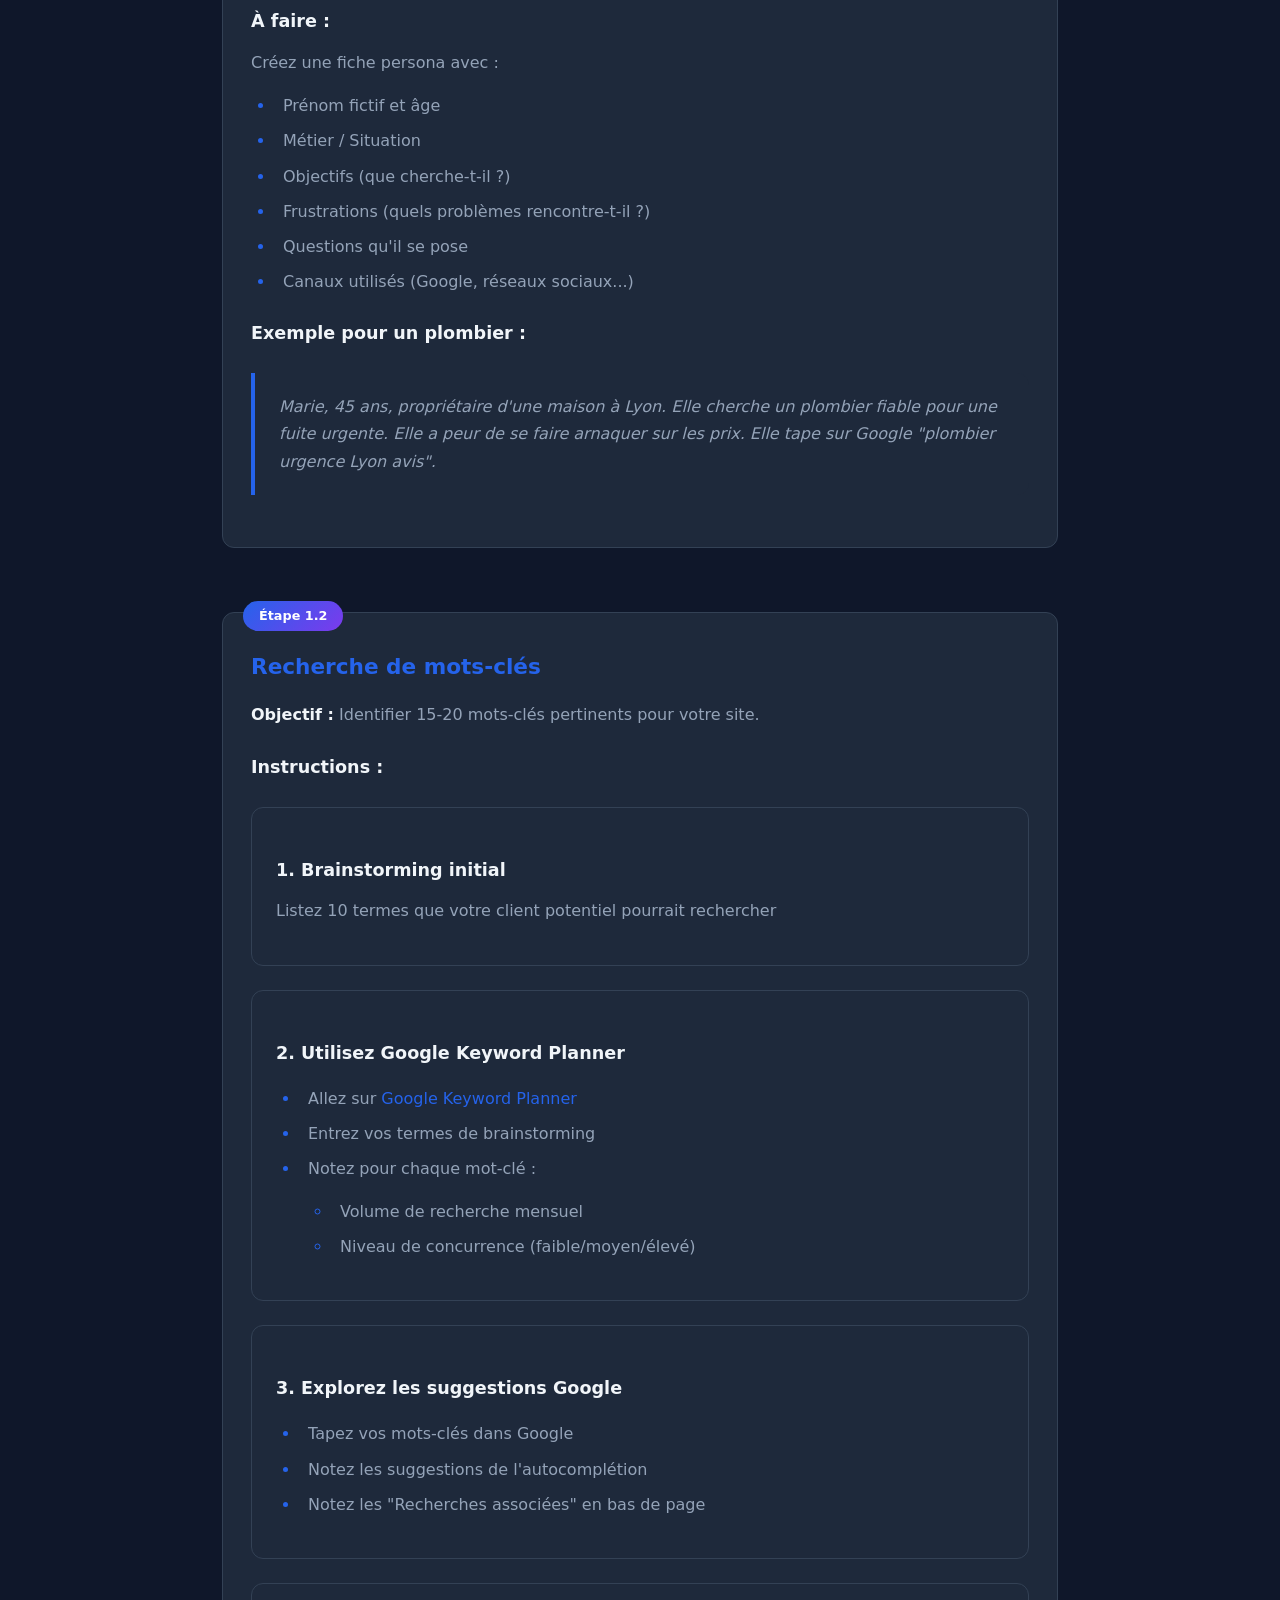
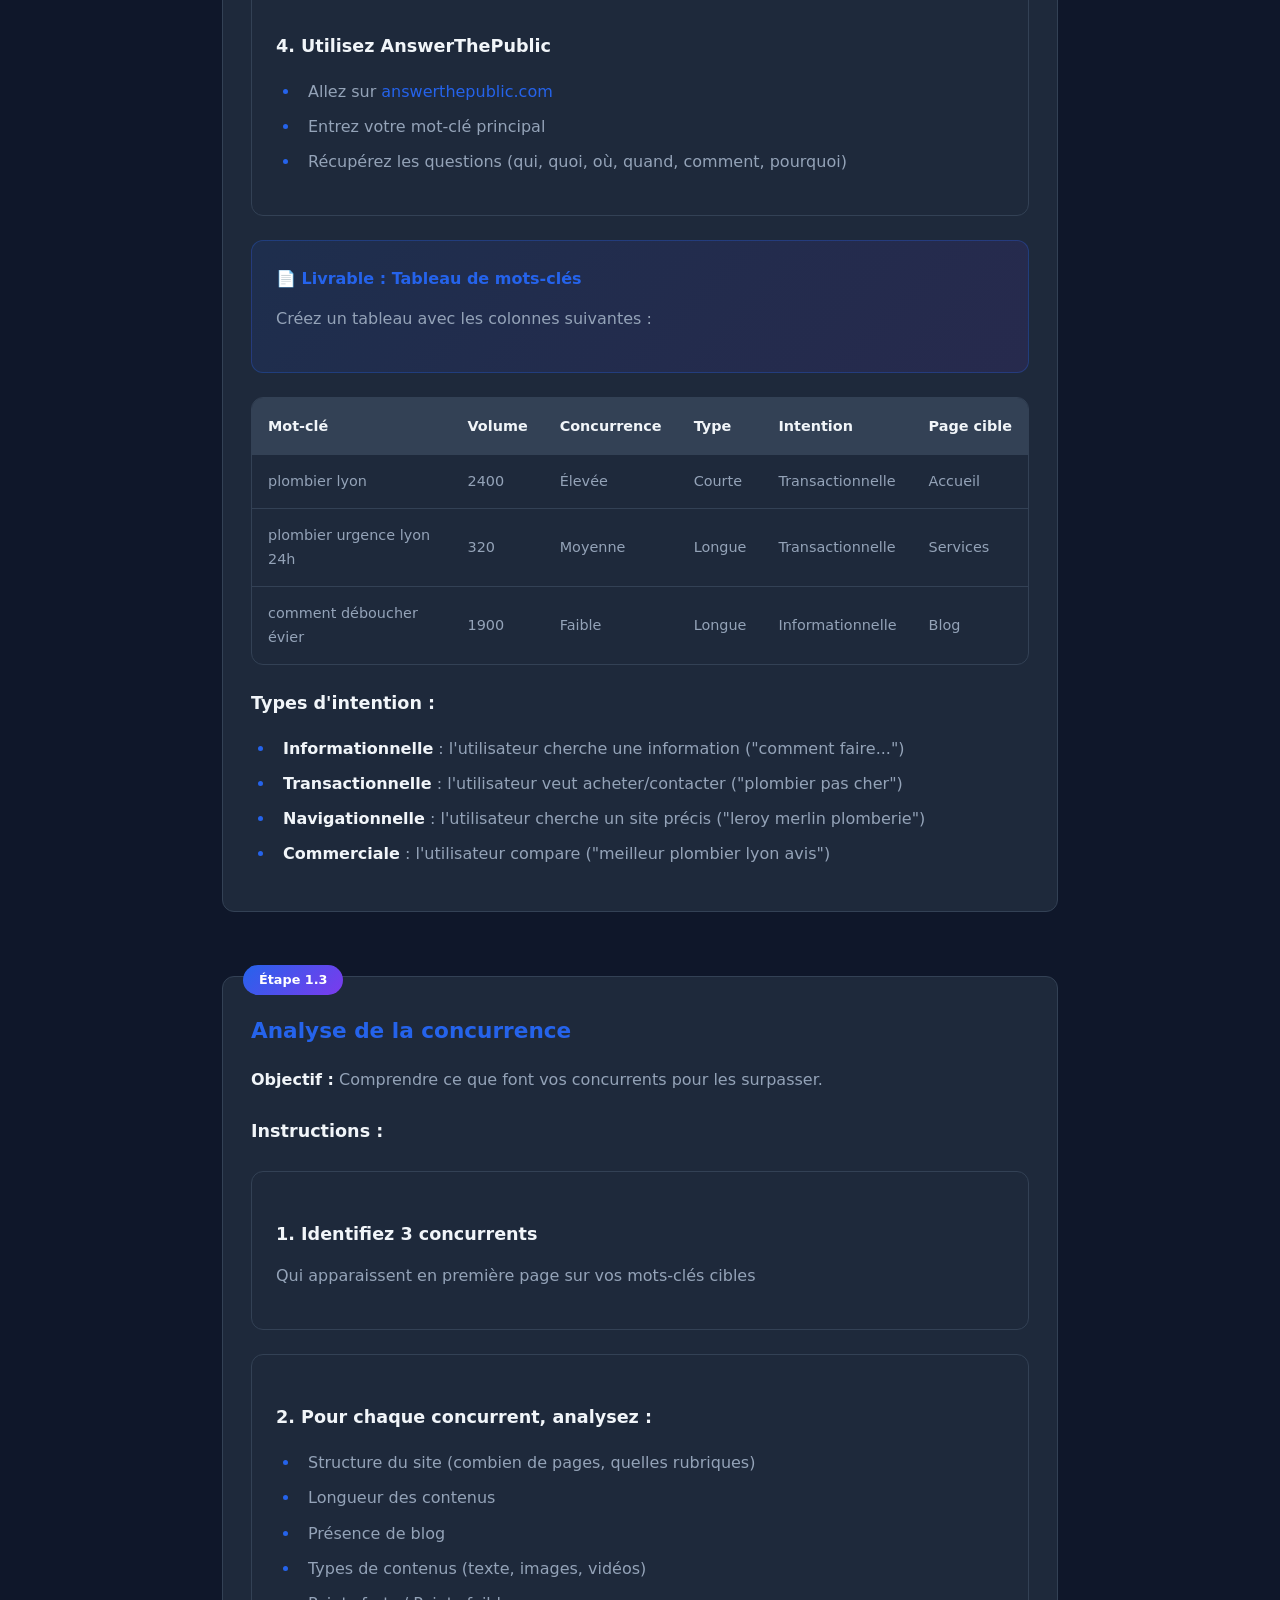
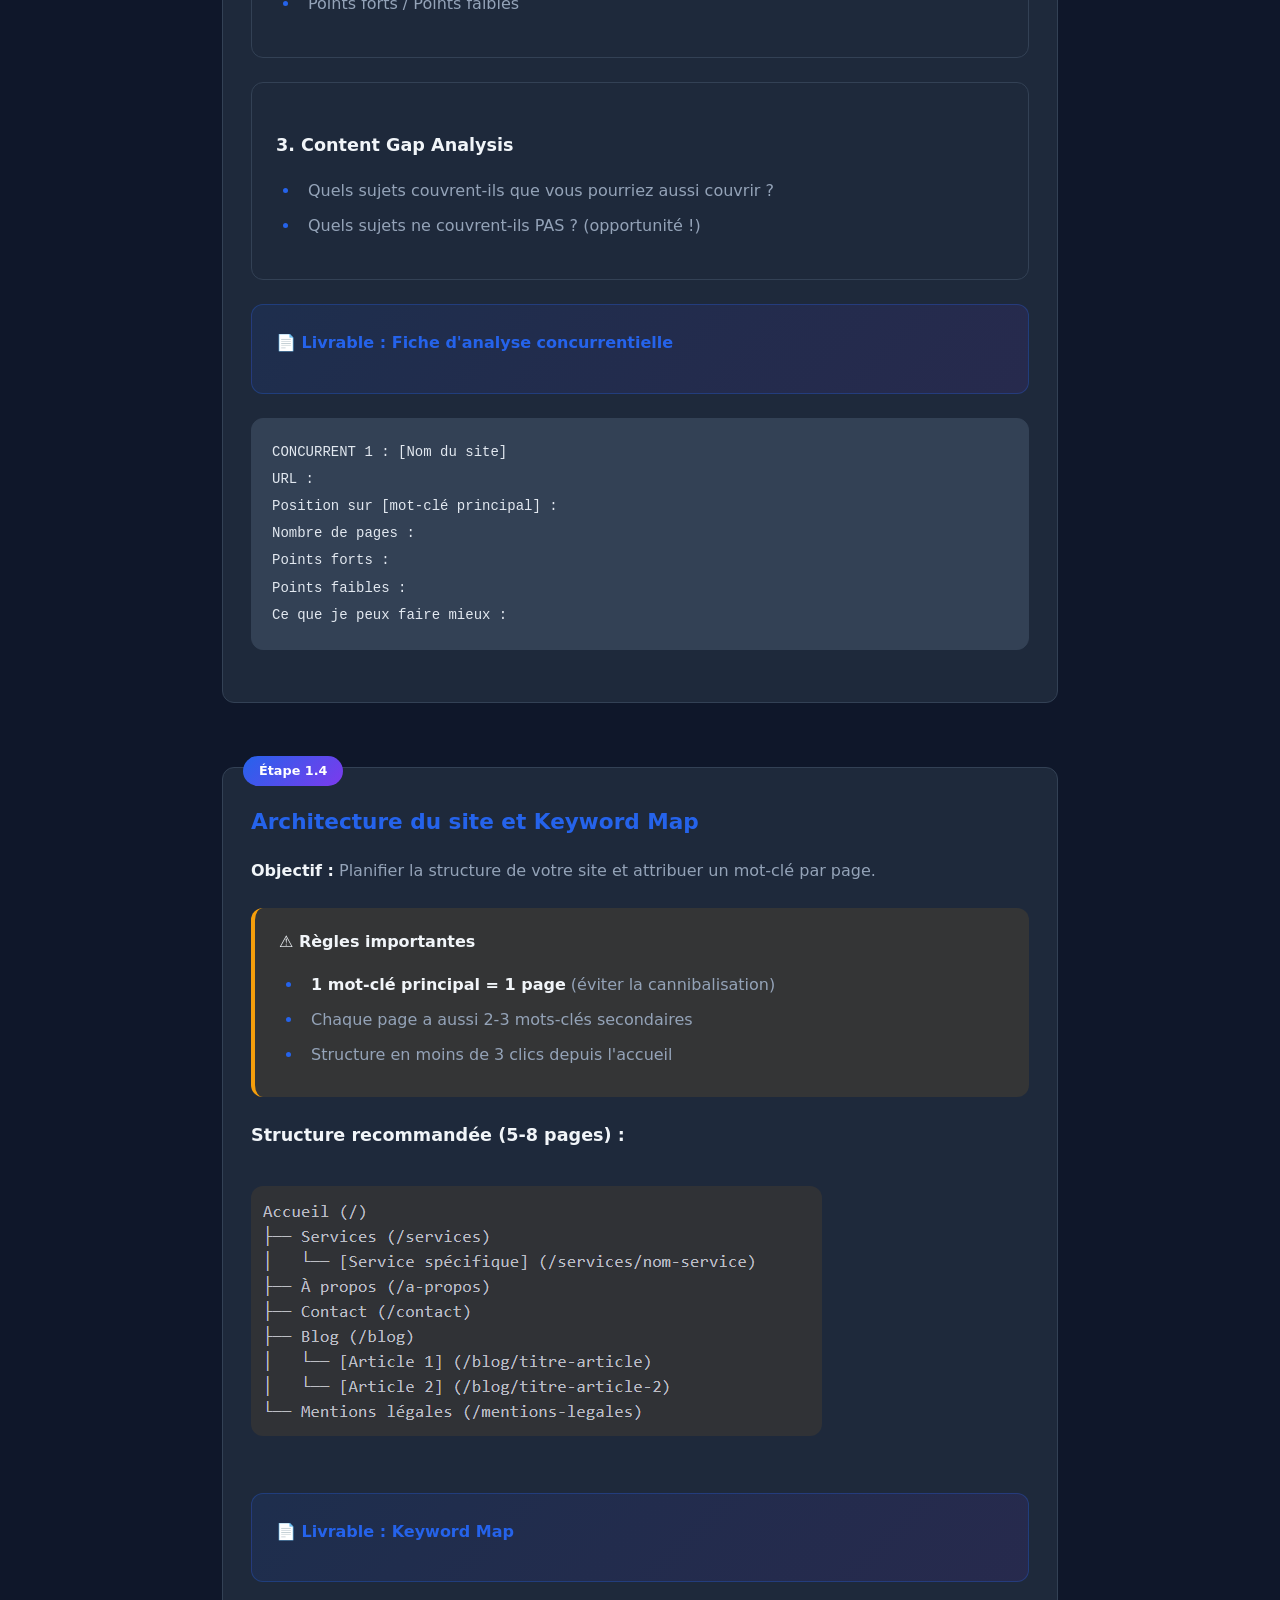
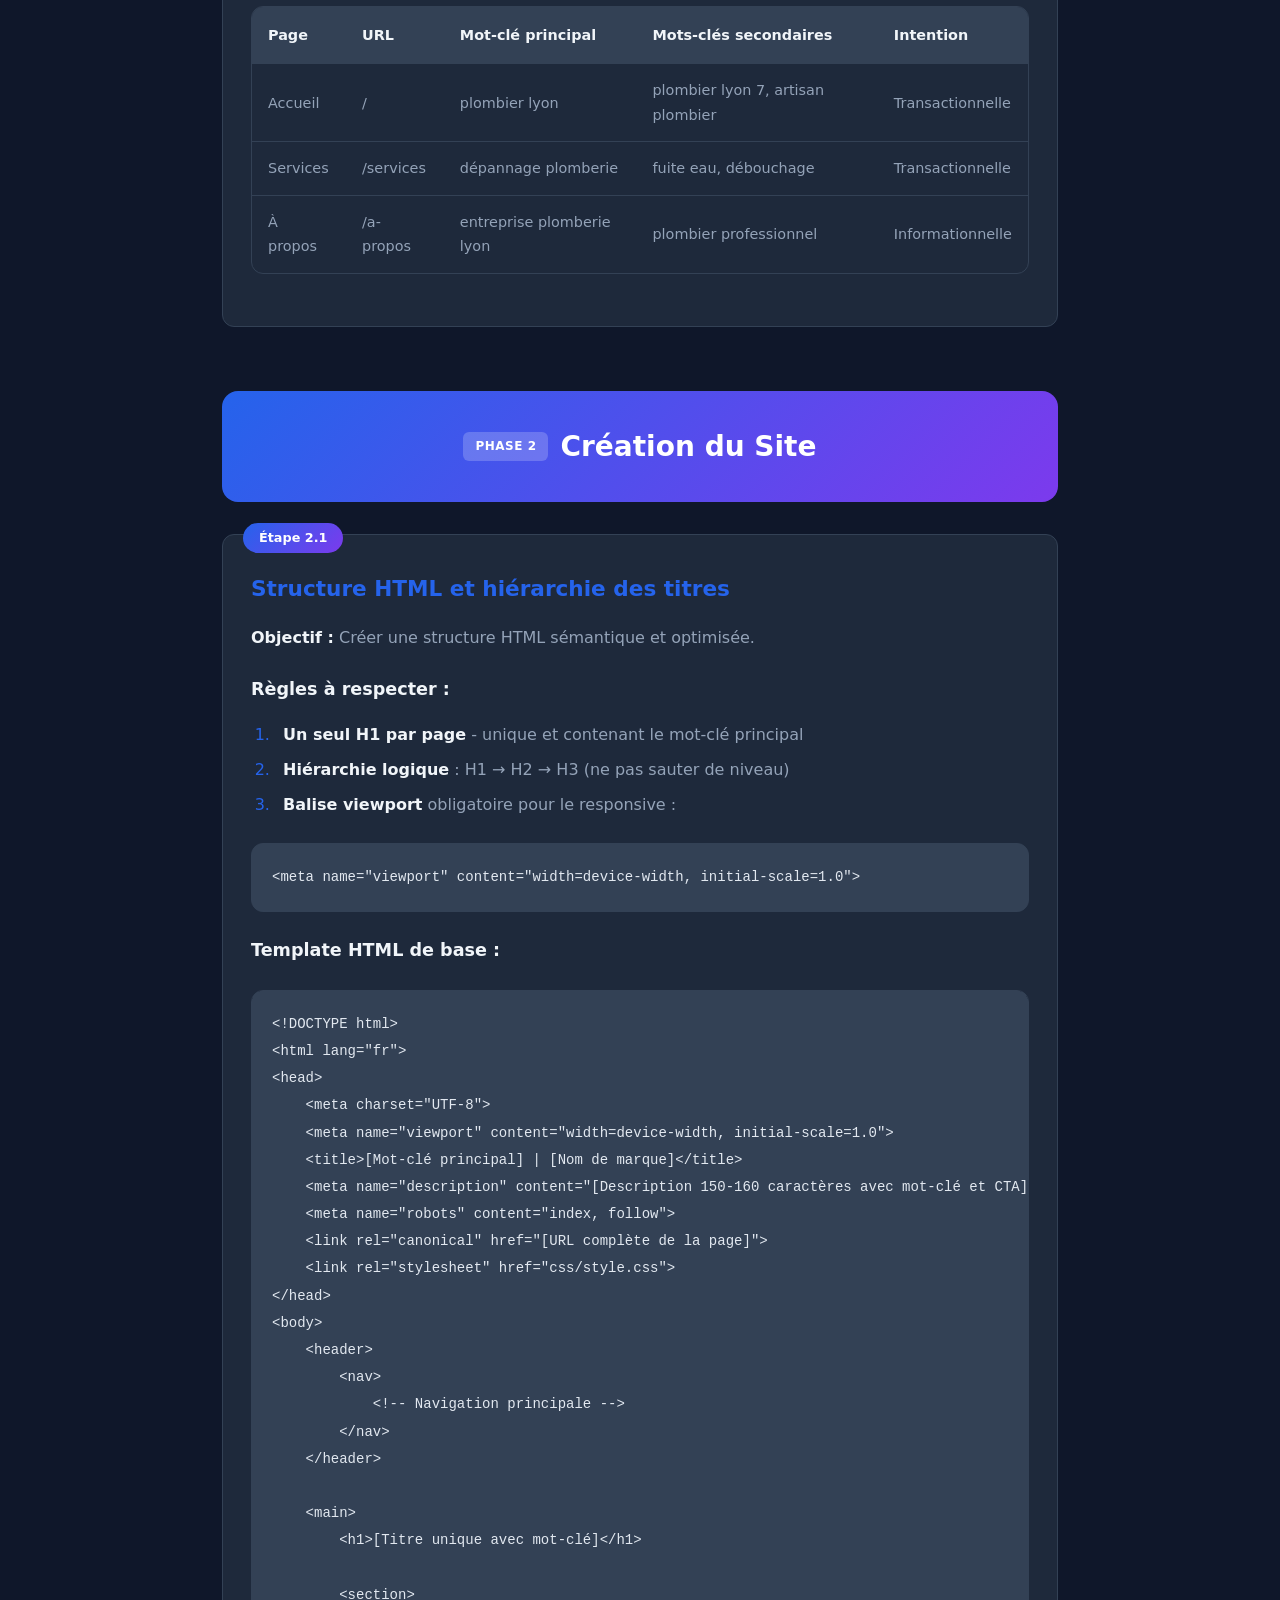
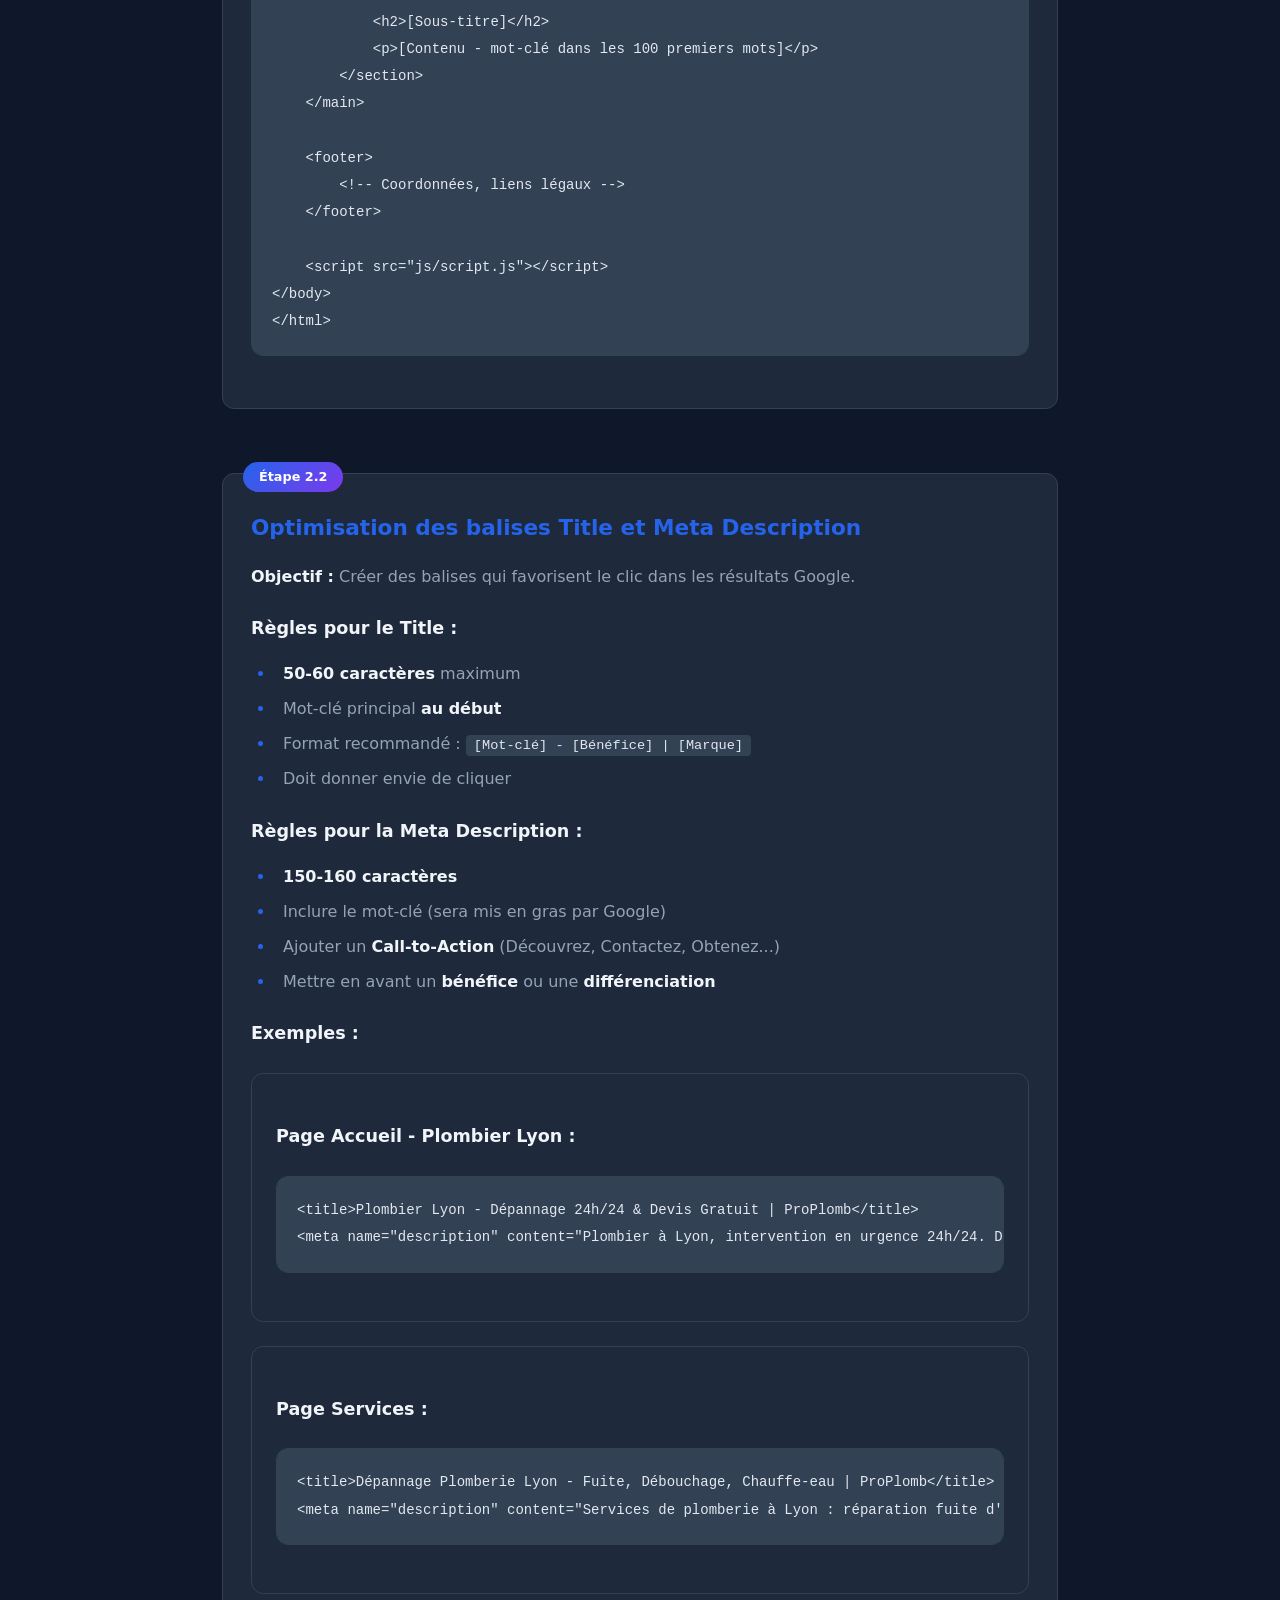
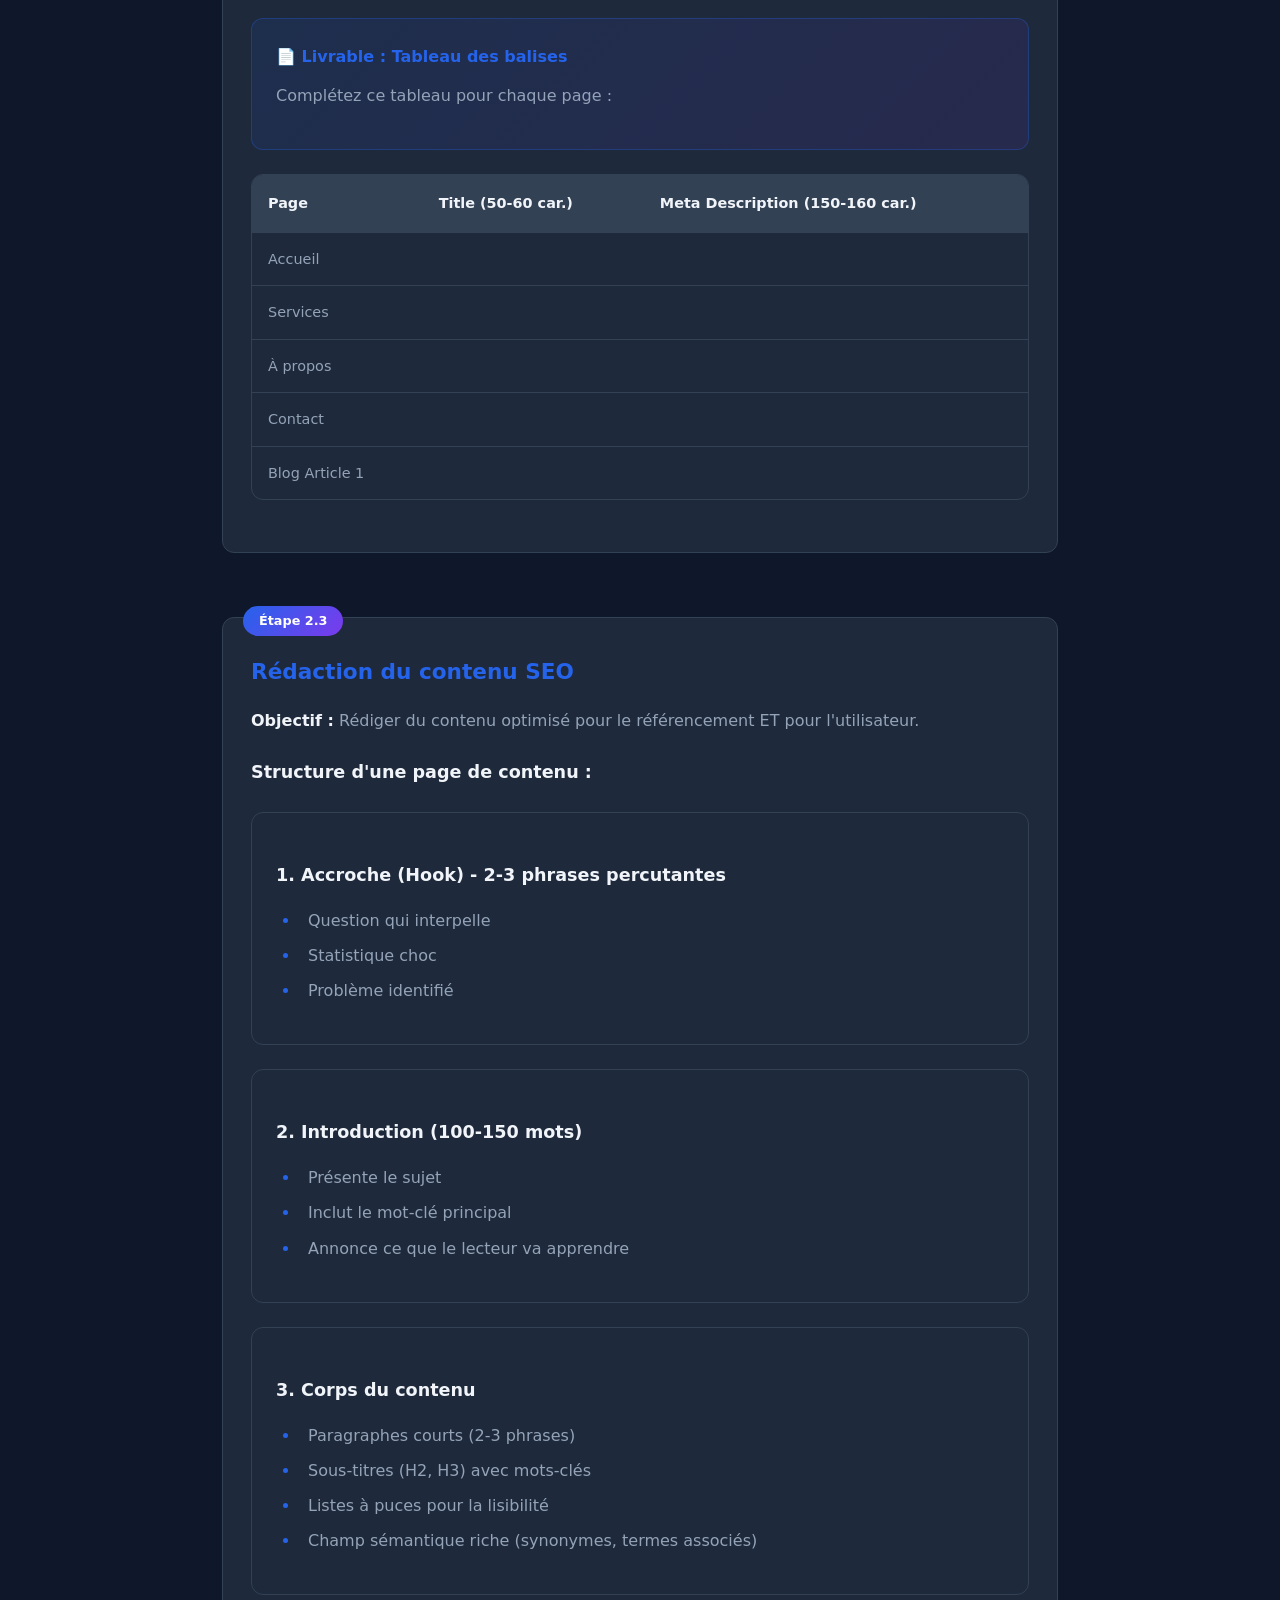
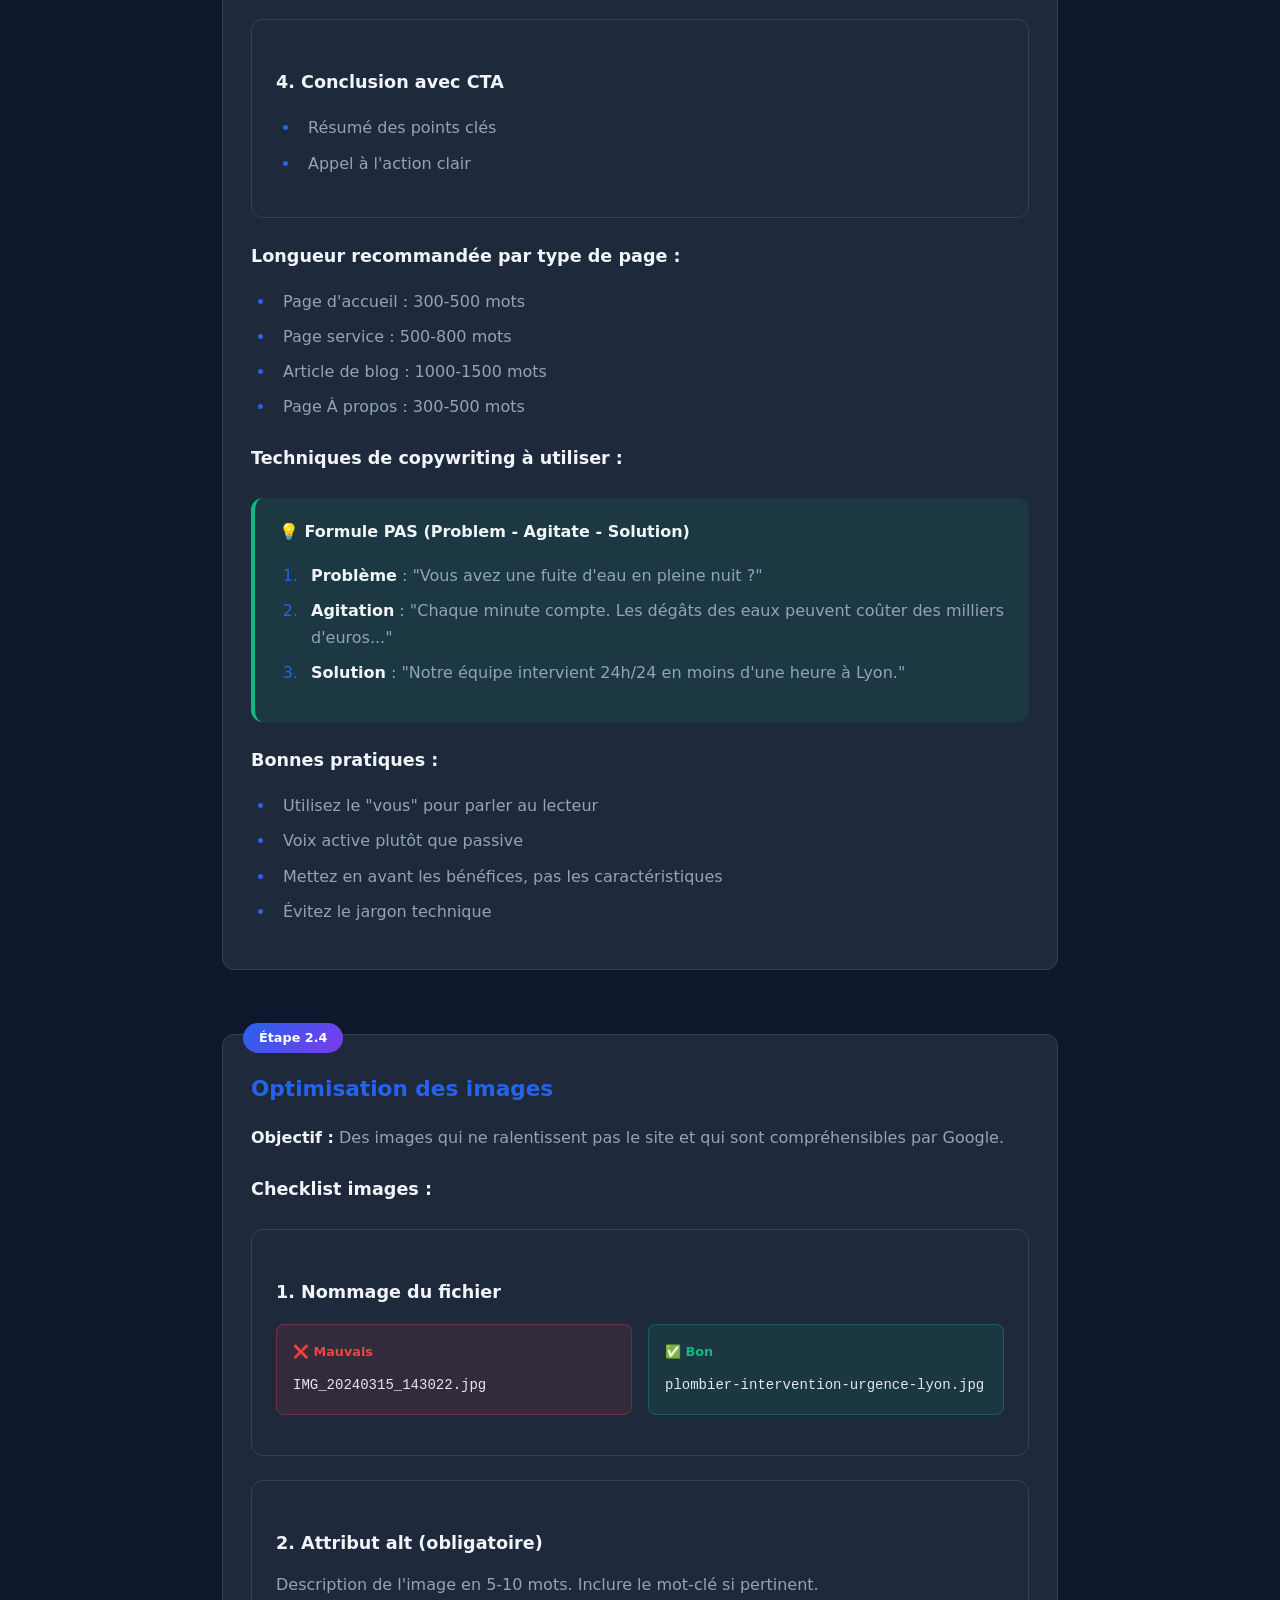
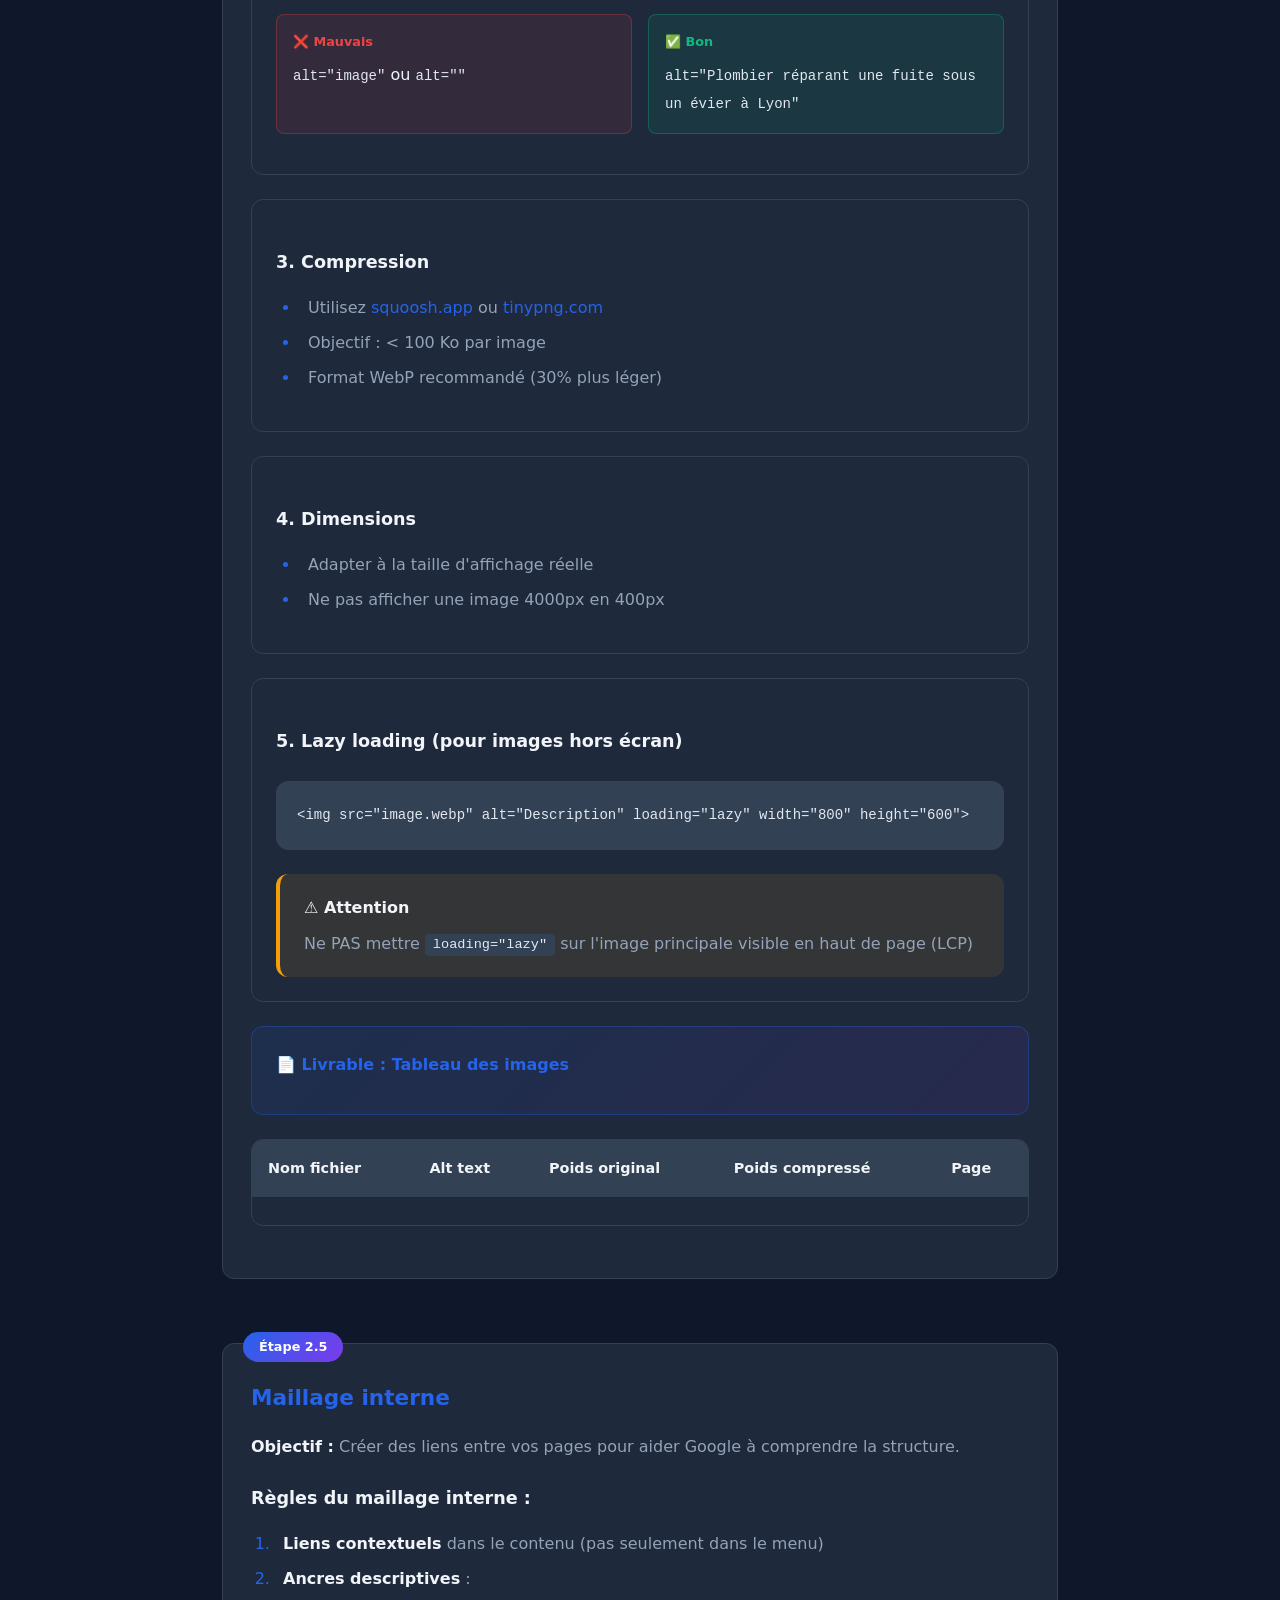
<file: TP/TP-SEO/tp.html>
<!DOCTYPE html>
<html lang="fr">
<head>
    <meta charset="UTF-8">
    <meta name="viewport" content="width=device-width, initial-scale=1.0">
    <title>Projet SEO - Création et Optimisation d'un Site Web</title>
    <style>
        :root {
            --primary: #2563eb;
            --primary-dark: #1d4ed8;
            --secondary: #64748b;
            --success: #10b981;
            --warning: #f59e0b;
            --danger: #ef4444;
            --bg-dark: #0f172a;
            --bg-card: #1e293b;
            --bg-code: #334155;
            --text-primary: #f1f5f9;
            --text-secondary: #94a3b8;
            --border: #334155;
            --accent-gradient: linear-gradient(135deg, #2563eb, #7c3aed);
        }

        * {
            margin: 0;
            padding: 0;
            box-sizing: border-box;
        }

        body {
            font-family: 'Segoe UI', system-ui, -apple-system, sans-serif;
            background: var(--bg-dark);
            color: var(--text-primary);
            line-height: 1.7;
            font-size: 16px;
        }

        /* Navigation */
        .nav-header {
            position: fixed;
            top: 0;
            left: 0;
            right: 0;
            background: rgba(15, 23, 42, 0.95);
            backdrop-filter: blur(10px);
            border-bottom: 1px solid var(--border);
            z-index: 1000;
            padding: 1rem 2rem;
        }

        .nav-content {
            max-width: 1200px;
            margin: 0 auto;
            display: flex;
            justify-content: space-between;
            align-items: center;
        }

        .nav-title {
            font-size: 1.25rem;
            font-weight: 700;
            background: var(--accent-gradient);
            -webkit-background-clip: text;
            -webkit-text-fill-color: transparent;
            background-clip: text;
        }

        .nav-links {
            display: flex;
            gap: 0.5rem;
            flex-wrap: wrap;
        }

        .nav-links a {
            color: var(--text-secondary);
            text-decoration: none;
            padding: 0.5rem 1rem;
            border-radius: 8px;
            font-size: 0.875rem;
            transition: all 0.2s;
        }

        .nav-links a:hover {
            background: var(--bg-card);
            color: var(--text-primary);
        }

        /* Main content */
        .container {
            max-width: 900px;
            margin: 0 auto;
            padding: 6rem 2rem 4rem;
        }

        /* Hero section */
        .hero {
            text-align: center;
            padding: 3rem 0 4rem;
            border-bottom: 1px solid var(--border);
            margin-bottom: 3rem;
        }

        .hero h1 {
            font-size: 2.5rem;
            font-weight: 800;
            margin-bottom: 1.5rem;
            background: var(--accent-gradient);
            -webkit-background-clip: text;
            -webkit-text-fill-color: transparent;
            background-clip: text;
        }

        .hero-badge {
            display: inline-block;
            background: var(--accent-gradient);
            color: white;
            padding: 0.5rem 1.5rem;
            border-radius: 50px;
            font-size: 0.875rem;
            font-weight: 600;
            margin-bottom: 1.5rem;
        }

        .hero p {
            font-size: 1.125rem;
            color: var(--text-secondary);
            max-width: 600px;
            margin: 0 auto;
        }

        /* Sections */
        section {
            margin-bottom: 4rem;
        }

        h2 {
            font-size: 1.75rem;
            font-weight: 700;
            margin-bottom: 1.5rem;
            padding-bottom: 0.75rem;
            border-bottom: 2px solid var(--primary);
            display: flex;
            align-items: center;
            gap: 0.75rem;
        }

        h2 .phase-badge {
            background: var(--accent-gradient);
            color: white;
            padding: 0.25rem 0.75rem;
            border-radius: 6px;
            font-size: 0.75rem;
            text-transform: uppercase;
            letter-spacing: 0.5px;
        }

        h3 {
            font-size: 1.35rem;
            font-weight: 600;
            margin: 2rem 0 1rem;
            color: var(--primary);
        }

        h4 {
            font-size: 1.1rem;
            font-weight: 600;
            margin: 1.5rem 0 0.75rem;
            color: var(--text-primary);
        }

        p {
            margin-bottom: 1rem;
            color: var(--text-secondary);
        }

        strong {
            color: var(--text-primary);
            font-weight: 600;
        }

        /* Cards */
        .card {
            background: var(--bg-card);
            border: 1px solid var(--border);
            border-radius: 12px;
            padding: 1.5rem;
            margin: 1.5rem 0;
        }

        .card-header {
            display: flex;
            align-items: center;
            gap: 0.75rem;
            margin-bottom: 1rem;
            padding-bottom: 1rem;
            border-bottom: 1px solid var(--border);
        }

        .card-icon {
            width: 40px;
            height: 40px;
            border-radius: 10px;
            display: flex;
            align-items: center;
            justify-content: center;
            font-size: 1.25rem;
        }

        .card-icon.blue { background: rgba(37, 99, 235, 0.2); }
        .card-icon.green { background: rgba(16, 185, 129, 0.2); }
        .card-icon.orange { background: rgba(245, 158, 11, 0.2); }
        .card-icon.purple { background: rgba(124, 58, 237, 0.2); }

        /* Info boxes */
        .info-box {
            border-radius: 12px;
            padding: 1.25rem 1.5rem;
            margin: 1.5rem 0;
            border-left: 4px solid;
        }

        .info-box.context {
            background: rgba(37, 99, 235, 0.1);
            border-color: var(--primary);
        }

        .info-box.tip {
            background: rgba(16, 185, 129, 0.1);
            border-color: var(--success);
        }

        .info-box.warning {
            background: rgba(245, 158, 11, 0.1);
            border-color: var(--warning);
        }

        .info-box.danger {
            background: rgba(239, 68, 68, 0.1);
            border-color: var(--danger);
        }

        .info-box-title {
            font-weight: 600;
            margin-bottom: 0.5rem;
            display: flex;
            align-items: center;
            gap: 0.5rem;
        }

        /* Lists */
        ul, ol {
            margin: 1rem 0 1rem 1.5rem;
            color: var(--text-secondary);
        }

        li {
            margin-bottom: 0.5rem;
            padding-left: 0.5rem;
        }

        li::marker {
            color: var(--primary);
        }

        /* Checklist */
        .checklist {
            list-style: none;
            margin-left: 0;
        }

        .checklist li {
            display: flex;
            align-items: flex-start;
            gap: 0.75rem;
            padding: 0.5rem 0;
            padding-left: 0;
        }

        .checklist li::before {
            content: "☐";
            color: var(--primary);
            font-size: 1.1rem;
            flex-shrink: 0;
        }

        /* Tables */
        .table-wrapper {
            overflow-x: auto;
            margin: 1.5rem 0;
            border-radius: 12px;
            border: 1px solid var(--border);
        }

        table {
            width: 100%;
            border-collapse: collapse;
            font-size: 0.9rem;
        }

        th {
            background: var(--bg-code);
            color: var(--text-primary);
            font-weight: 600;
            text-align: left;
            padding: 1rem;
            white-space: nowrap;
        }

        td {
            padding: 0.875rem 1rem;
            border-top: 1px solid var(--border);
            color: var(--text-secondary);
        }

        tr:hover td {
            background: rgba(37, 99, 235, 0.05);
        }

        /* Code blocks */
        pre {
            background: var(--bg-code);
            border-radius: 12px;
            padding: 1.25rem;
            overflow-x: auto;
            margin: 1.5rem 0;
            border: 1px solid var(--border);
        }

        code {
            font-family: 'Fira Code', 'Consolas', monospace;
            font-size: 0.875rem;
            color: #e2e8f0;
        }

        p code, li code {
            background: var(--bg-code);
            padding: 0.2rem 0.5rem;
            border-radius: 4px;
            font-size: 0.85rem;
        }

        /* Blockquote */
        blockquote {
            background: var(--bg-card);
            border-left: 4px solid var(--primary);
            padding: 1.25rem 1.5rem;
            margin: 1.5rem 0;
            border-radius: 0 12px 12px 0;
            font-style: italic;
            color: var(--text-secondary);
        }

        /* Links */
        a {
            color: var(--primary);
            text-decoration: none;
            transition: color 0.2s;
        }

        a:hover {
            color: var(--primary-dark);
            text-decoration: underline;
        }

        /* Thematic list */
        .theme-list {
            display: grid;
            gap: 0.75rem;
            margin: 1.5rem 0;
            list-style: none;
            margin-left: 0;
        }

        .theme-list li {
            background: var(--bg-card);
            padding: 0.875rem 1.25rem;
            border-radius: 8px;
            border: 1px solid var(--border);
            display: flex;
            align-items: center;
            gap: 0.75rem;
            margin-bottom: 0;
            padding-left: 1.25rem;
        }

        .theme-list li::before {
            content: "→";
            color: var(--primary);
            font-weight: bold;
        }

        /* Livrables */
        .livrable {
            background: linear-gradient(135deg, rgba(37, 99, 235, 0.1), rgba(124, 58, 237, 0.1));
            border: 1px solid rgba(37, 99, 235, 0.3);
            border-radius: 12px;
            padding: 1.5rem;
            margin: 1.5rem 0;
        }

        .livrable-title {
            color: var(--primary);
            font-weight: 700;
            font-size: 1rem;
            margin-bottom: 0.75rem;
            display: flex;
            align-items: center;
            gap: 0.5rem;
        }

        /* Steps */
        .step {
            background: var(--bg-card);
            border-radius: 12px;
            padding: 1.75rem;
            margin: 2rem 0;
            border: 1px solid var(--border);
            position: relative;
        }

        .step::before {
            content: attr(data-step);
            position: absolute;
            top: -12px;
            left: 20px;
            background: var(--accent-gradient);
            color: white;
            padding: 0.25rem 1rem;
            border-radius: 20px;
            font-size: 0.8rem;
            font-weight: 600;
        }

        .step h3 {
            margin-top: 0.5rem;
        }

        /* Comparison */
        .comparison {
            display: grid;
            grid-template-columns: 1fr 1fr;
            gap: 1rem;
            margin: 1rem 0;
        }

        .comparison-bad, .comparison-good {
            padding: 1rem;
            border-radius: 8px;
        }

        .comparison-bad {
            background: rgba(239, 68, 68, 0.1);
            border: 1px solid rgba(239, 68, 68, 0.3);
        }

        .comparison-good {
            background: rgba(16, 185, 129, 0.1);
            border: 1px solid rgba(16, 185, 129, 0.3);
        }

        .comparison-label {
            font-weight: 600;
            font-size: 0.8rem;
            margin-bottom: 0.5rem;
            display: flex;
            align-items: center;
            gap: 0.5rem;
        }

        .comparison-bad .comparison-label { color: var(--danger); }
        .comparison-good .comparison-label { color: var(--success); }

        /* Tree structure */
        .tree {
            background: var(--bg-code);
            border-radius: 12px;
            padding: 1.5rem;
            font-family: 'Fira Code', monospace;
            font-size: 0.875rem;
            line-height: 1.8;
            color: #94a3b8;
            margin: 1.5rem 0;
        }

        .tree .folder { color: #fbbf24; }
        .tree .file { color: #60a5fa; }

        /* Phase header */
        .phase-header {
            background: var(--accent-gradient);
            border-radius: 16px;
            padding: 2rem;
            margin: 3rem 0 2rem;
            text-align: center;
        }

        .phase-header h2 {
            color: white;
            border: none;
            padding: 0;
            margin: 0;
            justify-content: center;
        }

        .phase-header h2 .phase-badge {
            background: rgba(255,255,255,0.2);
        }

        /* Separator */
        hr {
            border: none;
            height: 1px;
            background: var(--border);
            margin: 3rem 0;
        }

        /* Footer */
        .footer {
            text-align: center;
            padding: 3rem 0;
            margin-top: 4rem;
            border-top: 1px solid var(--border);
        }

        .footer p {
            font-size: 1.25rem;
            color: var(--text-primary);
            font-weight: 600;
        }

        /* Responsive */
        @media (max-width: 768px) {
            .nav-header {
                padding: 1rem;
            }

            .nav-links {
                display: none;
            }

            .container {
                padding: 5rem 1rem 2rem;
            }

            .hero h1 {
                font-size: 1.75rem;
            }

            h2 {
                font-size: 1.35rem;
            }

            .comparison {
                grid-template-columns: 1fr;
            }

            table {
                font-size: 0.8rem;
            }

            th, td {
                padding: 0.5rem;
            }
        }

        /* Scroll to top */
        .scroll-top {
            position: fixed;
            bottom: 2rem;
            right: 2rem;
            background: var(--accent-gradient);
            color: white;
            width: 48px;
            height: 48px;
            border-radius: 50%;
            display: flex;
            align-items: center;
            justify-content: center;
            cursor: pointer;
            opacity: 0;
            transition: opacity 0.3s;
            border: none;
            font-size: 1.25rem;
            box-shadow: 0 4px 12px rgba(0,0,0,0.3);
        }

        .scroll-top.visible {
            opacity: 1;
        }

        .scroll-top:hover {
            transform: translateY(-2px);
        }
    </style>
</head>
<body>
    <!-- Navigation -->
    <nav class="nav-header">
        <div class="nav-content">
            <span class="nav-title">📚 Projet SEO</span>
            <div class="nav-links">
                <a href="#phase1">Phase 1</a>
                <a href="#phase2">Phase 2</a>
                <a href="#phase3">Phase 3</a>
                <a href="#phase4">Phase 4</a>
                <a href="#phase5">Phase 5</a>
                <a href="#ressources">Ressources</a>
            </div>
        </div>
    </nav>

    <div class="container">
        <!-- Hero -->
        <header class="hero">
            <span class="hero-badge">TP Complet</span>
            <h1>Projet SEO<br>Création et Optimisation d'un Site Web</h1>
            <p>Devenez consultant SEO junior en créant et optimisant un site vitrine complet de A à Z.</p>
        </header>

        <!-- Contexte -->
        <section>
            <h2>📋 Contexte du projet</h2>

            <div class="info-box context">
                <div class="info-box-title">🎯 Votre mission</div>
                <p style="margin-bottom: 0;">Vous êtes consultant SEO junior dans une agence web. Un client fictif vous confie la création et l'optimisation SEO complète d'un <strong>site vitrine de 5 à 8 pages</strong> pour son activité.</p>
            </div>

            <h3>Thématiques au choix</h3>
            <ul class="theme-list">
                <li>Restaurant / Café local</li>
                <li>Artisan (plombier, électricien, menuisier...)</li>
                <li>Coach sportif / Bien-être</li>
                <li>Photographe professionnel</li>
                <li>Association locale</li>
                <li>Autre (à valider avec votre formateur)</li>
            </ul>
        </section>

        <!-- Livrables -->
        <section>
            <h2>📦 Livrables attendus</h2>
            <p>À la fin du projet, vous devrez remettre :</p>

            <div class="card">
                <h4>1. Le site web publié</h4>
                <p>URL fonctionnelle sur le serveur</p>
            </div>

            <div class="card">
                <h4>2. Un dossier de documentation comprenant :</h4>
                <ul>
                    <li>Votre recherche de mots-clés (tableau)</li>
                    <li>Votre Keyword Map</li>
                    <li>Votre audit technique (captures d'écran)</li>
                    <li>Vos données structurées JSON-LD</li>
                    <li>Captures d'écran des outils (PageSpeed, Search Console...)</li>
                </ul>
            </div>
        </section>

        <!-- Outils -->
        <section>
            <h2>🛠️ Outils gratuits à utiliser</h2>

            <div class="table-wrapper">
                <table>
                    <thead>
                        <tr>
                            <th>Outil</th>
                            <th>Usage</th>
                        </tr>
                    </thead>
                    <tbody>
                        <tr>
                            <td><strong>Google Keyword Planner</strong></td>
                            <td>Recherche de mots-clés</td>
                        </tr>
                        <tr>
                            <td><strong>Google Trends</strong></td>
                            <td>Tendances saisonnières</td>
                        </tr>
                        <tr>
                            <td><strong>AnswerThePublic</strong></td>
                            <td>Questions des utilisateurs</td>
                        </tr>
                        <tr>
                            <td><strong>Ubersuggest (version gratuite)</strong></td>
                            <td>Analyse mots-clés</td>
                        </tr>
                        <tr>
                            <td><strong>PageSpeed Insights</strong></td>
                            <td>Performance</td>
                        </tr>
                        <tr>
                            <td><strong>Lighthouse (Chrome DevTools)</strong></td>
                            <td>Audit technique</td>
                        </tr>
                        <tr>
                            <td><strong>Google Search Console</strong></td>
                            <td>Indexation et performances</td>
                        </tr>
                        <tr>
                            <td><strong>Google Analytics 4</strong></td>
                            <td>Comportement utilisateur</td>
                        </tr>
                        <tr>
                            <td><strong>Rich Results Test</strong></td>
                            <td>Validation données structurées</td>
                        </tr>
                        <tr>
                            <td><strong>Schema Markup Validator</strong></td>
                            <td>Validation Schema.org</td>
                        </tr>
                        <tr>
                            <td><strong>Mobile-Friendly Test</strong></td>
                            <td>Test responsive</td>
                        </tr>
                        <tr>
                            <td><strong>Screaming Frog (gratuit &lt; 500 URLs)</strong></td>
                            <td>Crawl du site</td>
                        </tr>
                    </tbody>
                </table>
            </div>
        </section>

        <!-- PHASE 1 -->
        <div class="phase-header" id="phase1">
            <h2><span class="phase-badge">Phase 1</span> Stratégie et Recherche</h2>
        </div>

        <!-- Étape 1.1 -->
        <section>
            <div class="step" data-step="Étape 1.1">
                <h3>Définir votre persona</h3>
                <p>Avant de créer du contenu, vous devez comprendre votre cible.</p>

                <h4>À faire :</h4>
                <p>Créez une fiche persona avec :</p>
                <ul>
                    <li>Prénom fictif et âge</li>
                    <li>Métier / Situation</li>
                    <li>Objectifs (que cherche-t-il ?)</li>
                    <li>Frustrations (quels problèmes rencontre-t-il ?)</li>
                    <li>Questions qu'il se pose</li>
                    <li>Canaux utilisés (Google, réseaux sociaux...)</li>
                </ul>

                <h4>Exemple pour un plombier :</h4>
                <blockquote>
                    <em>Marie, 45 ans, propriétaire d'une maison à Lyon. Elle cherche un plombier fiable pour une fuite urgente. Elle a peur de se faire arnaquer sur les prix. Elle tape sur Google "plombier urgence Lyon avis".</em>
                </blockquote>
            </div>
        </section>

        <!-- Étape 1.2 -->
        <section>
            <div class="step" data-step="Étape 1.2">
                <h3>Recherche de mots-clés</h3>
                <p><strong>Objectif :</strong> Identifier 15-20 mots-clés pertinents pour votre site.</p>

                <h4>Instructions :</h4>

                <div class="card">
                    <h4>1. Brainstorming initial</h4>
                    <p>Listez 10 termes que votre client potentiel pourrait rechercher</p>
                </div>

                <div class="card">
                    <h4>2. Utilisez Google Keyword Planner</h4>
                    <ul>
                        <li>Allez sur <a href="https://ads.google.com/intl/fr_fr/home/tools/keyword-planner/" target="_blank">Google Keyword Planner</a></li>
                        <li>Entrez vos termes de brainstorming</li>
                        <li>Notez pour chaque mot-clé :
                            <ul>
                                <li>Volume de recherche mensuel</li>
                                <li>Niveau de concurrence (faible/moyen/élevé)</li>
                            </ul>
                        </li>
                    </ul>
                </div>

                <div class="card">
                    <h4>3. Explorez les suggestions Google</h4>
                    <ul>
                        <li>Tapez vos mots-clés dans Google</li>
                        <li>Notez les suggestions de l'autocomplétion</li>
                        <li>Notez les "Recherches associées" en bas de page</li>
                    </ul>
                </div>

                <div class="card">
                    <h4>4. Utilisez AnswerThePublic</h4>
                    <ul>
                        <li>Allez sur <a href="https://answerthepublic.com" target="_blank">answerthepublic.com</a></li>
                        <li>Entrez votre mot-clé principal</li>
                        <li>Récupérez les questions (qui, quoi, où, quand, comment, pourquoi)</li>
                    </ul>
                </div>

                <div class="livrable">
                    <div class="livrable-title">📄 Livrable : Tableau de mots-clés</div>
                    <p>Créez un tableau avec les colonnes suivantes :</p>
                </div>

                <div class="table-wrapper">
                    <table>
                        <thead>
                            <tr>
                                <th>Mot-clé</th>
                                <th>Volume</th>
                                <th>Concurrence</th>
                                <th>Type</th>
                                <th>Intention</th>
                                <th>Page cible</th>
                            </tr>
                        </thead>
                        <tbody>
                            <tr>
                                <td>plombier lyon</td>
                                <td>2400</td>
                                <td>Élevée</td>
                                <td>Courte</td>
                                <td>Transactionnelle</td>
                                <td>Accueil</td>
                            </tr>
                            <tr>
                                <td>plombier urgence lyon 24h</td>
                                <td>320</td>
                                <td>Moyenne</td>
                                <td>Longue</td>
                                <td>Transactionnelle</td>
                                <td>Services</td>
                            </tr>
                            <tr>
                                <td>comment déboucher évier</td>
                                <td>1900</td>
                                <td>Faible</td>
                                <td>Longue</td>
                                <td>Informationnelle</td>
                                <td>Blog</td>
                            </tr>
                        </tbody>
                    </table>
                </div>

                <h4>Types d'intention :</h4>
                <ul>
                    <li><strong>Informationnelle</strong> : l'utilisateur cherche une information ("comment faire...")</li>
                    <li><strong>Transactionnelle</strong> : l'utilisateur veut acheter/contacter ("plombier pas cher")</li>
                    <li><strong>Navigationnelle</strong> : l'utilisateur cherche un site précis ("leroy merlin plomberie")</li>
                    <li><strong>Commerciale</strong> : l'utilisateur compare ("meilleur plombier lyon avis")</li>
                </ul>
            </div>
        </section>

        <!-- Étape 1.3 -->
        <section>
            <div class="step" data-step="Étape 1.3">
                <h3>Analyse de la concurrence</h3>
                <p><strong>Objectif :</strong> Comprendre ce que font vos concurrents pour les surpasser.</p>

                <h4>Instructions :</h4>

                <div class="card">
                    <h4>1. Identifiez 3 concurrents</h4>
                    <p>Qui apparaissent en première page sur vos mots-clés cibles</p>
                </div>

                <div class="card">
                    <h4>2. Pour chaque concurrent, analysez :</h4>
                    <ul>
                        <li>Structure du site (combien de pages, quelles rubriques)</li>
                        <li>Longueur des contenus</li>
                        <li>Présence de blog</li>
                        <li>Types de contenus (texte, images, vidéos)</li>
                        <li>Points forts / Points faibles</li>
                    </ul>
                </div>

                <div class="card">
                    <h4>3. Content Gap Analysis</h4>
                    <ul>
                        <li>Quels sujets couvrent-ils que vous pourriez aussi couvrir ?</li>
                        <li>Quels sujets ne couvrent-ils PAS ? (opportunité !)</li>
                    </ul>
                </div>

                <div class="livrable">
                    <div class="livrable-title">📄 Livrable : Fiche d'analyse concurrentielle</div>
                </div>

<pre><code>CONCURRENT 1 : [Nom du site]
URL :
Position sur [mot-clé principal] :
Nombre de pages :
Points forts :
Points faibles :
Ce que je peux faire mieux :</code></pre>
            </div>
        </section>

        <!-- Étape 1.4 -->
        <section>
            <div class="step" data-step="Étape 1.4">
                <h3>Architecture du site et Keyword Map</h3>
                <p><strong>Objectif :</strong> Planifier la structure de votre site et attribuer un mot-clé par page.</p>

                <div class="info-box warning">
                    <div class="info-box-title">⚠️ Règles importantes</div>
                    <ul style="margin-bottom: 0;">
                        <li><strong>1 mot-clé principal = 1 page</strong> (éviter la cannibalisation)</li>
                        <li>Chaque page a aussi 2-3 mots-clés secondaires</li>
                        <li>Structure en moins de 3 clics depuis l'accueil</li>
                    </ul>
                </div>

                <h4>Structure recommandée (5-8 pages) :</h4>

                <!---

                    <div class="tree">
                    <span class="folder">Accueil (/)</span>
                    ├── <span class="file">Services (/services)</span>
                    │   └── <span class="file">[Service spécifique] (/services/nom-service)</span>
                    ├── <span class="file">À propos (/a-propos)</span>
                    ├── <span class="file">Contact (/contact)</span>
                    ├── <span class="folder">Blog (/blog)</span>
                    │   └── <span class="file">[Article 1] (/blog/titre-article)</span>
                    │   └── <span class="file">[Article 2] (/blog/titre-article-2)</span>
                    └── <span class="file">Mentions légales (/mentions-legales)</span>
                     </div>

                -->

                <img src="Structure.png" alt="Structure recommandée d'un site vitrine : Accueil, Services, À propos, Contact, Blog avec articles, et Mentions légales" style="max-width: 100%; border-radius: 12px; margin: 1.5rem 0;">

                <div class="livrable">
                    <div class="livrable-title">📄 Livrable : Keyword Map</div>
                </div>

                <div class="table-wrapper">
                    <table>
                        <thead>
                            <tr>
                                <th>Page</th>
                                <th>URL</th>
                                <th>Mot-clé principal</th>
                                <th>Mots-clés secondaires</th>
                                <th>Intention</th>
                            </tr>
                        </thead>
                        <tbody>
                            <tr>
                                <td>Accueil</td>
                                <td>/</td>
                                <td>plombier lyon</td>
                                <td>plombier lyon 7, artisan plombier</td>
                                <td>Transactionnelle</td>
                            </tr>
                            <tr>
                                <td>Services</td>
                                <td>/services</td>
                                <td>dépannage plomberie</td>
                                <td>fuite eau, débouchage</td>
                                <td>Transactionnelle</td>
                            </tr>
                            <tr>
                                <td>À propos</td>
                                <td>/a-propos</td>
                                <td>entreprise plomberie lyon</td>
                                <td>plombier professionnel</td>
                                <td>Informationnelle</td>
                            </tr>
                        </tbody>
                    </table>
                </div>
            </div>
        </section>

        <!-- PHASE 2 -->
        <div class="phase-header" id="phase2">
            <h2><span class="phase-badge">Phase 2</span> Création du Site</h2>
        </div>

        <!-- Étape 2.1 -->
        <section>
            <div class="step" data-step="Étape 2.1">
                <h3>Structure HTML et hiérarchie des titres</h3>
                <p><strong>Objectif :</strong> Créer une structure HTML sémantique et optimisée.</p>

                <h4>Règles à respecter :</h4>
                <ol>
                    <li><strong>Un seul H1 par page</strong> - unique et contenant le mot-clé principal</li>
                    <li><strong>Hiérarchie logique</strong> : H1 → H2 → H3 (ne pas sauter de niveau)</li>
                    <li><strong>Balise viewport</strong> obligatoire pour le responsive :</li>
                </ol>

<pre><code>&lt;meta name="viewport" content="width=device-width, initial-scale=1.0"&gt;</code></pre>

                <h4>Template HTML de base :</h4>

<pre><code>&lt;!DOCTYPE html&gt;
&lt;html lang="fr"&gt;
&lt;head&gt;
    &lt;meta charset="UTF-8"&gt;
    &lt;meta name="viewport" content="width=device-width, initial-scale=1.0"&gt;
    &lt;title&gt;[Mot-clé principal] | [Nom de marque]&lt;/title&gt;
    &lt;meta name="description" content="[Description 150-160 caractères avec mot-clé et CTA]"&gt;
    &lt;meta name="robots" content="index, follow"&gt;
    &lt;link rel="canonical" href="[URL complète de la page]"&gt;
    &lt;link rel="stylesheet" href="css/style.css"&gt;
&lt;/head&gt;
&lt;body&gt;
    &lt;header&gt;
        &lt;nav&gt;
            &lt;!-- Navigation principale --&gt;
        &lt;/nav&gt;
    &lt;/header&gt;

    &lt;main&gt;
        &lt;h1&gt;[Titre unique avec mot-clé]&lt;/h1&gt;

        &lt;section&gt;
            &lt;h2&gt;[Sous-titre]&lt;/h2&gt;
            &lt;p&gt;[Contenu - mot-clé dans les 100 premiers mots]&lt;/p&gt;
        &lt;/section&gt;
    &lt;/main&gt;

    &lt;footer&gt;
        &lt;!-- Coordonnées, liens légaux --&gt;
    &lt;/footer&gt;

    &lt;script src="js/script.js"&gt;&lt;/script&gt;
&lt;/body&gt;
&lt;/html&gt;</code></pre>
            </div>
        </section>

        <!-- Étape 2.2 -->
        <section>
            <div class="step" data-step="Étape 2.2">
                <h3>Optimisation des balises Title et Meta Description</h3>
                <p><strong>Objectif :</strong> Créer des balises qui favorisent le clic dans les résultats Google.</p>

                <h4>Règles pour le Title :</h4>
                <ul>
                    <li><strong>50-60 caractères</strong> maximum</li>
                    <li>Mot-clé principal <strong>au début</strong></li>
                    <li>Format recommandé : <code>[Mot-clé] - [Bénéfice] | [Marque]</code></li>
                    <li>Doit donner envie de cliquer</li>
                </ul>

                <h4>Règles pour la Meta Description :</h4>
                <ul>
                    <li><strong>150-160 caractères</strong></li>
                    <li>Inclure le mot-clé (sera mis en gras par Google)</li>
                    <li>Ajouter un <strong>Call-to-Action</strong> (Découvrez, Contactez, Obtenez...)</li>
                    <li>Mettre en avant un <strong>bénéfice</strong> ou une <strong>différenciation</strong></li>
                </ul>

                <h4>Exemples :</h4>

                <div class="card">
                    <h4>Page Accueil - Plombier Lyon :</h4>
<pre><code>&lt;title&gt;Plombier Lyon - Dépannage 24h/24 &amp; Devis Gratuit | ProPlomb&lt;/title&gt;
&lt;meta name="description" content="Plombier à Lyon, intervention en urgence 24h/24. Devis gratuit en 30 min. Plus de 500 clients satisfaits. Contactez-nous au 04 XX XX XX XX."&gt;</code></pre>
                </div>

                <div class="card">
                    <h4>Page Services :</h4>
<pre><code>&lt;title&gt;Dépannage Plomberie Lyon - Fuite, Débouchage, Chauffe-eau | ProPlomb&lt;/title&gt;
&lt;meta name="description" content="Services de plomberie à Lyon : réparation fuite d'eau, débouchage canalisation, installation chauffe-eau. Intervention rapide. Demandez votre devis gratuit !"&gt;</code></pre>
                </div>

                <div class="livrable">
                    <div class="livrable-title">📄 Livrable : Tableau des balises</div>
                    <p>Complétez ce tableau pour chaque page :</p>
                </div>

                <div class="table-wrapper">
                    <table>
                        <thead>
                            <tr>
                                <th>Page</th>
                                <th>Title (50-60 car.)</th>
                                <th>Meta Description (150-160 car.)</th>
                            </tr>
                        </thead>
                        <tbody>
                            <tr>
                                <td>Accueil</td>
                                <td></td>
                                <td></td>
                            </tr>
                            <tr>
                                <td>Services</td>
                                <td></td>
                                <td></td>
                            </tr>
                            <tr>
                                <td>À propos</td>
                                <td></td>
                                <td></td>
                            </tr>
                            <tr>
                                <td>Contact</td>
                                <td></td>
                                <td></td>
                            </tr>
                            <tr>
                                <td>Blog Article 1</td>
                                <td></td>
                                <td></td>
                            </tr>
                        </tbody>
                    </table>
                </div>
            </div>
        </section>

        <!-- Étape 2.3 -->
        <section>
            <div class="step" data-step="Étape 2.3">
                <h3>Rédaction du contenu SEO</h3>
                <p><strong>Objectif :</strong> Rédiger du contenu optimisé pour le référencement ET pour l'utilisateur.</p>

                <h4>Structure d'une page de contenu :</h4>

                <div class="card">
                    <h4>1. Accroche (Hook) - 2-3 phrases percutantes</h4>
                    <ul>
                        <li>Question qui interpelle</li>
                        <li>Statistique choc</li>
                        <li>Problème identifié</li>
                    </ul>
                </div>

                <div class="card">
                    <h4>2. Introduction (100-150 mots)</h4>
                    <ul>
                        <li>Présente le sujet</li>
                        <li>Inclut le mot-clé principal</li>
                        <li>Annonce ce que le lecteur va apprendre</li>
                    </ul>
                </div>

                <div class="card">
                    <h4>3. Corps du contenu</h4>
                    <ul>
                        <li>Paragraphes courts (2-3 phrases)</li>
                        <li>Sous-titres (H2, H3) avec mots-clés</li>
                        <li>Listes à puces pour la lisibilité</li>
                        <li>Champ sémantique riche (synonymes, termes associés)</li>
                    </ul>
                </div>

                <div class="card">
                    <h4>4. Conclusion avec CTA</h4>
                    <ul>
                        <li>Résumé des points clés</li>
                        <li>Appel à l'action clair</li>
                    </ul>
                </div>

                <h4>Longueur recommandée par type de page :</h4>
                <ul>
                    <li>Page d'accueil : 300-500 mots</li>
                    <li>Page service : 500-800 mots</li>
                    <li>Article de blog : 1000-1500 mots</li>
                    <li>Page À propos : 300-500 mots</li>
                </ul>

                <h4>Techniques de copywriting à utiliser :</h4>

                <div class="info-box tip">
                    <div class="info-box-title">💡 Formule PAS (Problem - Agitate - Solution)</div>
                    <ol>
                        <li><strong>Problème</strong> : "Vous avez une fuite d'eau en pleine nuit ?"</li>
                        <li><strong>Agitation</strong> : "Chaque minute compte. Les dégâts des eaux peuvent coûter des milliers d'euros..."</li>
                        <li><strong>Solution</strong> : "Notre équipe intervient 24h/24 en moins d'une heure à Lyon."</li>
                    </ol>
                </div>

                <h4>Bonnes pratiques :</h4>
                <ul>
                    <li>Utilisez le "vous" pour parler au lecteur</li>
                    <li>Voix active plutôt que passive</li>
                    <li>Mettez en avant les bénéfices, pas les caractéristiques</li>
                    <li>Évitez le jargon technique</li>
                </ul>
            </div>
        </section>

        <!-- Étape 2.4 -->
        <section>
            <div class="step" data-step="Étape 2.4">
                <h3>Optimisation des images</h3>
                <p><strong>Objectif :</strong> Des images qui ne ralentissent pas le site et qui sont compréhensibles par Google.</p>

                <h4>Checklist images :</h4>

                <div class="card">
                    <h4>1. Nommage du fichier</h4>
                    <div class="comparison">
                        <div class="comparison-bad">
                            <div class="comparison-label">❌ Mauvais</div>
                            <code>IMG_20240315_143022.jpg</code>
                        </div>
                        <div class="comparison-good">
                            <div class="comparison-label">✅ Bon</div>
                            <code>plombier-intervention-urgence-lyon.jpg</code>
                        </div>
                    </div>
                </div>

                <div class="card">
                    <h4>2. Attribut alt (obligatoire)</h4>
                    <p>Description de l'image en 5-10 mots. Inclure le mot-clé si pertinent.</p>
                    <div class="comparison">
                        <div class="comparison-bad">
                            <div class="comparison-label">❌ Mauvais</div>
                            <code>alt="image"</code> ou <code>alt=""</code>
                        </div>
                        <div class="comparison-good">
                            <div class="comparison-label">✅ Bon</div>
                            <code>alt="Plombier réparant une fuite sous un évier à Lyon"</code>
                        </div>
                    </div>
                </div>

                <div class="card">
                    <h4>3. Compression</h4>
                    <ul>
                        <li>Utilisez <a href="https://squoosh.app/" target="_blank">squoosh.app</a> ou <a href="https://tinypng.com/" target="_blank">tinypng.com</a></li>
                        <li>Objectif : &lt; 100 Ko par image</li>
                        <li>Format WebP recommandé (30% plus léger)</li>
                    </ul>
                </div>

                <div class="card">
                    <h4>4. Dimensions</h4>
                    <ul>
                        <li>Adapter à la taille d'affichage réelle</li>
                        <li>Ne pas afficher une image 4000px en 400px</li>
                    </ul>
                </div>

                <div class="card">
                    <h4>5. Lazy loading (pour images hors écran)</h4>
<pre><code>&lt;img src="image.webp" alt="Description" loading="lazy" width="800" height="600"&gt;</code></pre>
                    <div class="info-box warning" style="margin-top: 1rem; margin-bottom: 0;">
                        <div class="info-box-title">⚠️ Attention</div>
                        <p style="margin-bottom: 0;">Ne PAS mettre <code>loading="lazy"</code> sur l'image principale visible en haut de page (LCP)</p>
                    </div>
                </div>

                <div class="livrable">
                    <div class="livrable-title">📄 Livrable : Tableau des images</div>
                </div>

                <div class="table-wrapper">
                    <table>
                        <thead>
                            <tr>
                                <th>Nom fichier</th>
                                <th>Alt text</th>
                                <th>Poids original</th>
                                <th>Poids compressé</th>
                                <th>Page</th>
                            </tr>
                        </thead>
                        <tbody>
                            <tr>
                                <td></td>
                                <td></td>
                                <td></td>
                                <td></td>
                                <td></td>
                            </tr>
                        </tbody>
                    </table>
                </div>
            </div>
        </section>

        <!-- Étape 2.5 -->
        <section>
            <div class="step" data-step="Étape 2.5">
                <h3>Maillage interne</h3>
                <p><strong>Objectif :</strong> Créer des liens entre vos pages pour aider Google à comprendre la structure.</p>

                <h4>Règles du maillage interne :</h4>
                <ol>
                    <li><strong>Liens contextuels</strong> dans le contenu (pas seulement dans le menu)</li>
                    <li><strong>Ancres descriptives</strong> :
                        <div class="comparison" style="margin-top: 0.5rem;">
                            <div class="comparison-bad">
                                <div class="comparison-label">❌ Mauvais</div>
                                "Cliquez ici" / "En savoir plus"
                            </div>
                            <div class="comparison-good">
                                <div class="comparison-label">✅ Bon</div>
                                "Découvrez nos services de dépannage plomberie"
                            </div>
                        </div>
                    </li>
                    <li><strong>Logique de silo</strong> :
                        <ul>
                            <li>La page d'accueil lie vers les pages principales</li>
                            <li>Les pages de services lient vers les articles de blog connexes</li>
                            <li>Les articles de blog lient vers les pages de services</li>
                        </ul>
                    </li>
                    <li><strong>Aucune page orpheline</strong> : chaque page doit recevoir au moins 1 lien interne</li>
                </ol>

                <h4>Exemple de maillage :</h4>
<pre><code>[Accueil] → lien vers [Services] "nos prestations de plomberie"
[Accueil] → lien vers [Blog Article] "conseils pour éviter les fuites"
[Services] → lien vers [Contact] "demandez un devis gratuit"
[Blog Article] → lien vers [Services] "faites appel à un professionnel"</code></pre>

                <div class="livrable">
                    <div class="livrable-title">📄 Livrable : Schéma de maillage</div>
                    <p style="margin-bottom: 0;">Dessinez un schéma montrant les liens entre vos pages (peut être fait sur papier ou avec un outil comme draw.io).</p>
                </div>
            </div>
        </section>

        <!-- Étape 2.6 -->
        <section>
            <div class="step" data-step="Étape 2.6">
                <h3>Données structurées (Schema.org)</h3>
                <p><strong>Objectif :</strong> Aider Google à mieux comprendre votre contenu et obtenir des rich snippets.</p>

                <h4>Types de Schema à implémenter :</h4>

                <div class="card">
                    <h4>1. LocalBusiness (pour toutes les pages)</h4>
<pre><code>&lt;script type="application/ld+json"&gt;
{
  "@context": "https://schema.org",
  "@type": "LocalBusiness",
  "name": "ProPlomb Lyon",
  "description": "Plombier professionnel à Lyon, dépannage 24h/24",
  "url": "https://votre-site.fr",
  "telephone": "+33-4-XX-XX-XX-XX",
  "email": "contact@votre-site.fr",
  "address": {
    "@type": "PostalAddress",
    "streetAddress": "123 Rue Example",
    "addressLocality": "Lyon",
    "postalCode": "69001",
    "addressCountry": "FR"
  },
  "geo": {
    "@type": "GeoCoordinates",
    "latitude": 45.764043,
    "longitude": 4.835659
  },
  "openingHoursSpecification": {
    "@type": "OpeningHoursSpecification",
    "dayOfWeek": ["Monday", "Tuesday", "Wednesday", "Thursday", "Friday"],
    "opens": "08:00",
    "closes": "19:00"
  },
  "priceRange": "€€"
}
&lt;/script&gt;</code></pre>
                </div>

                <div class="card">
                    <h4>2. BreadcrumbList (fil d'Ariane)</h4>
<pre><code>&lt;script type="application/ld+json"&gt;
{
  "@context": "https://schema.org",
  "@type": "BreadcrumbList",
  "itemListElement": [
    {
      "@type": "ListItem",
      "position": 1,
      "name": "Accueil",
      "item": "https://votre-site.fr/"
    },
    {
      "@type": "ListItem",
      "position": 2,
      "name": "Services",
      "item": "https://votre-site.fr/services"
    }
  ]
}
&lt;/script&gt;</code></pre>
                </div>

                <div class="card">
                    <h4>3. FAQPage (pour page FAQ ou sections FAQ)</h4>
<pre><code>&lt;script type="application/ld+json"&gt;
{
  "@context": "https://schema.org",
  "@type": "FAQPage",
  "mainEntity": [
    {
      "@type": "Question",
      "name": "Quel est le tarif d'une intervention de plomberie ?",
      "acceptedAnswer": {
        "@type": "Answer",
        "text": "Le tarif dépend de la nature de l'intervention. Comptez entre 80€ et 150€ pour un dépannage simple. Nous proposons un devis gratuit avant toute intervention."
      }
    },
    {
      "@type": "Question",
      "name": "Intervenez-vous en urgence le week-end ?",
      "acceptedAnswer": {
        "@type": "Answer",
        "text": "Oui, nous intervenons 7j/7 et 24h/24 pour les urgences plomberie à Lyon et ses environs."
      }
    }
  ]
}
&lt;/script&gt;</code></pre>
                </div>

                <div class="card">
                    <h4>4. Article (pour les articles de blog)</h4>
<pre><code>&lt;script type="application/ld+json"&gt;
{
  "@context": "https://schema.org",
  "@type": "Article",
  "headline": "Comment déboucher un évier naturellement",
  "description": "Découvrez 5 méthodes naturelles pour déboucher votre évier sans produits chimiques.",
  "author": {
    "@type": "Person",
    "name": "Jean Dupont"
  },
  "publisher": {
    "@type": "Organization",
    "name": "ProPlomb Lyon"
  },
  "datePublished": "2024-03-15",
  "dateModified": "2024-03-20"
}
&lt;/script&gt;</code></pre>
                </div>

                <h4>Validation :</h4>
                <ol>
                    <li>Allez sur <a href="https://search.google.com/test/rich-results" target="_blank">Rich Results Test</a></li>
                    <li>Entrez l'URL de votre page ou collez le code HTML</li>
                    <li>Vérifiez qu'il n'y a pas d'erreurs</li>
                </ol>

                <div class="livrable">
                    <div class="livrable-title">📄 Livrable : Fichiers JSON-LD</div>
                    <p style="margin-bottom: 0;">Fournissez le code JSON-LD pour chaque page dans votre documentation.</p>
                </div>
            </div>
        </section>

        <!-- PHASE 3 -->
        <div class="phase-header" id="phase3">
            <h2><span class="phase-badge">Phase 3</span> Optimisation Technique</h2>
        </div>

        <!-- Étape 3.1 -->
        <section>
            <div class="step" data-step="Étape 3.1">
                <h3>Création du fichier robots.txt</h3>
                <p><strong>Objectif :</strong> Indiquer aux robots ce qu'ils peuvent et ne peuvent pas crawler.</p>

                <p><strong>Emplacement :</strong> À la racine du site (<code>/robots.txt</code>)</p>

                <h4>Contenu recommandé :</h4>
<pre><code># Robots.txt pour [Nom du site]

User-agent: *
Allow: /

# Bloquer les pages non pertinentes pour le SEO
Disallow: /admin/
Disallow: /merci/
Disallow: /confirmation/
Disallow: /*?*
Disallow: /search/

# Référence au sitemap
Sitemap: https://votre-site.fr/sitemap.xml</code></pre>

                <h4>Explications :</h4>
                <ul>
                    <li><code>User-agent: *</code> → règles pour tous les robots</li>
                    <li><code>Allow: /</code> → autoriser tout par défaut</li>
                    <li><code>Disallow:</code> → chemins à ne pas crawler</li>
                    <li><code>Sitemap:</code> → chemin vers votre sitemap</li>
                </ul>

                <div class="info-box danger">
                    <div class="info-box-title">🚫 Points de vigilance</div>
                    <ul style="margin-bottom: 0;">
                        <li>❌ Ne jamais bloquer les fichiers CSS et JS</li>
                        <li>❌ Ne jamais bloquer les pages importantes par erreur</li>
                        <li>✅ Tester dans Google Search Console</li>
                    </ul>
                </div>
            </div>
        </section>

        <!-- Étape 3.2 -->
        <section>
            <div class="step" data-step="Étape 3.2">
                <h3>Création du fichier sitemap.xml</h3>
                <p><strong>Objectif :</strong> Lister toutes les pages importantes pour faciliter l'indexation.</p>

                <p><strong>Emplacement :</strong> À la racine du site (<code>/sitemap.xml</code>)</p>

                <h4>Structure :</h4>
<pre><code>&lt;?xml version="1.0" encoding="UTF-8"?&gt;
&lt;urlset xmlns="http://www.sitemaps.org/schemas/sitemap/0.9"&gt;

  &lt;url&gt;
    &lt;loc&gt;https://votre-site.fr/&lt;/loc&gt;
    &lt;lastmod&gt;2024-03-20&lt;/lastmod&gt;
    &lt;changefreq&gt;weekly&lt;/changefreq&gt;
    &lt;priority&gt;1.0&lt;/priority&gt;
  &lt;/url&gt;

  &lt;url&gt;
    &lt;loc&gt;https://votre-site.fr/services&lt;/loc&gt;
    &lt;lastmod&gt;2024-03-15&lt;/lastmod&gt;
    &lt;changefreq&gt;monthly&lt;/changefreq&gt;
    &lt;priority&gt;0.8&lt;/priority&gt;
  &lt;/url&gt;

  &lt;url&gt;
    &lt;loc&gt;https://votre-site.fr/a-propos&lt;/loc&gt;
    &lt;lastmod&gt;2024-03-10&lt;/lastmod&gt;
    &lt;changefreq&gt;monthly&lt;/changefreq&gt;
    &lt;priority&gt;0.6&lt;/priority&gt;
  &lt;/url&gt;

  &lt;url&gt;
    &lt;loc&gt;https://votre-site.fr/contact&lt;/loc&gt;
    &lt;lastmod&gt;2024-03-10&lt;/lastmod&gt;
    &lt;changefreq&gt;yearly&lt;/changefreq&gt;
    &lt;priority&gt;0.7&lt;/priority&gt;
  &lt;/url&gt;

  &lt;url&gt;
    &lt;loc&gt;https://votre-site.fr/blog/comment-deboucher-evier&lt;/loc&gt;
    &lt;lastmod&gt;2024-03-18&lt;/lastmod&gt;
    &lt;changefreq&gt;yearly&lt;/changefreq&gt;
    &lt;priority&gt;0.6&lt;/priority&gt;
  &lt;/url&gt;

&lt;/urlset&gt;</code></pre>

                <h4>Règles :</h4>
                <ul>
                    <li><code>&lt;loc&gt;</code> : URL absolue (obligatoire)</li>
                    <li><code>&lt;lastmod&gt;</code> : date de dernière modification (format YYYY-MM-DD)</li>
                    <li><code>&lt;changefreq&gt;</code> : fréquence de mise à jour (always, hourly, daily, weekly, monthly, yearly, never)</li>
                    <li><code>&lt;priority&gt;</code> : importance relative (0.0 à 1.0)</li>
                </ul>

                <div class="info-box warning">
                    <div class="info-box-title">⚠️ À ne PAS inclure dans le sitemap</div>
                    <ul style="margin-bottom: 0;">
                        <li>Pages en <code>noindex</code></li>
                        <li>Pages de remerciement</li>
                        <li>Pages dupliquées</li>
                        <li>Pages d'erreur</li>
                    </ul>
                </div>
            </div>
        </section>

        <!-- Étape 3.3 -->
        <section>
            <div class="step" data-step="Étape 3.3">
                <h3>Balises d'indexation</h3>
                <p><strong>Objectif :</strong> Contrôler ce que Google peut indexer.</p>

                <h4>Pages à indexer (par défaut) :</h4>
<pre><code>&lt;meta name="robots" content="index, follow"&gt;</code></pre>

                <h4>Pages à NE PAS indexer :</h4>
<pre><code>&lt;meta name="robots" content="noindex, nofollow"&gt;</code></pre>

                <p><strong>Appliquer noindex sur :</strong></p>
                <ul>
                    <li>Page de remerciement après formulaire</li>
                    <li>Page de mentions légales (optionnel)</li>
                    <li>Page de résultats de recherche interne</li>
                    <li>Pages de test / staging</li>
                </ul>

                <h4>Balise canonical (éviter le contenu dupliqué) :</h4>
                <p>Sur chaque page, ajoutez :</p>
<pre><code>&lt;link rel="canonical" href="https://votre-site.fr/page-courante"&gt;</code></pre>
                <p>Cela indique à Google quelle est l'URL "officielle" de la page.</p>
            </div>
        </section>

        <!-- Étape 3.4 -->
        <section>
            <div class="step" data-step="Étape 3.4">
                <h3>Optimisation des performances</h3>
                <p><strong>Objectif :</strong> Obtenir de bons scores Core Web Vitals.</p>

                <h4>Testez votre site :</h4>
                <ol>
                    <li><strong>PageSpeed Insights</strong> : <a href="https://pagespeed.web.dev/" target="_blank">pagespeed.web.dev</a></li>
                    <li><strong>Lighthouse</strong> : DevTools Chrome (F12) > onglet Lighthouse</li>
                </ol>

                <h4>Objectifs Core Web Vitals :</h4>
                <div class="table-wrapper">
                    <table>
                        <thead>
                            <tr>
                                <th>Métrique</th>
                                <th style="color: #10b981;">Bon</th>
                                <th style="color: #f59e0b;">À améliorer</th>
                                <th style="color: #ef4444;">Mauvais</th>
                            </tr>
                        </thead>
                        <tbody>
                            <tr>
                                <td><strong>LCP</strong> (Largest Contentful Paint)</td>
                                <td>≤ 2.5s</td>
                                <td>2.5-4s</td>
                                <td>> 4s</td>
                            </tr>
                            <tr>
                                <td><strong>INP</strong> (Interaction to Next Paint)</td>
                                <td>≤ 200ms</td>
                                <td>200-500ms</td>
                                <td>> 500ms</td>
                            </tr>
                            <tr>
                                <td><strong>CLS</strong> (Cumulative Layout Shift)</td>
                                <td>≤ 0.1</td>
                                <td>0.1-0.25</td>
                                <td>> 0.25</td>
                            </tr>
                        </tbody>
                    </table>
                </div>

                <h4>Actions d'optimisation :</h4>

                <div class="card">
                    <h4>Pour le LCP (temps de chargement) :</h4>
                    <ul>
                        <li>Compresser les images (&lt; 100 Ko)</li>
                        <li>Utiliser le format WebP</li>
                        <li>Minifier CSS et JS</li>
                        <li>Mettre le CSS critique en inline</li>
                        <li>Utiliser un hébergement rapide</li>
                    </ul>
                </div>

                <div class="card">
                    <h4>Pour l'INP (interactivité) :</h4>
                    <ul>
                        <li>Différer les scripts non critiques : <code>&lt;script defer src="..."&gt;</code></li>
                        <li>Éviter les animations JavaScript lourdes</li>
                        <li>Réduire le JavaScript inutile</li>
                    </ul>
                </div>

                <div class="card">
                    <h4>Pour le CLS (stabilité visuelle) :</h4>
                    <ul>
                        <li>Définir width et height sur les images :</li>
                    </ul>
<pre><code>&lt;img src="image.jpg" width="800" height="600" alt="..."&gt;</code></pre>
                    <ul>
                        <li>Réserver l'espace pour les publicités/widgets</li>
                        <li>Éviter les insertions de contenu au-dessus du contenu existant</li>
                    </ul>
                </div>

                <div class="livrable">
                    <div class="livrable-title">📄 Livrable : Capture d'écran PageSpeed</div>
                    <p style="margin-bottom: 0;">Faites une capture d'écran des scores PageSpeed pour la version mobile ET desktop.</p>
                </div>
            </div>
        </section>

        <!-- Étape 3.5 -->
        <section>
            <div class="step" data-step="Étape 3.5">
                <h3>Responsive et Mobile-First</h3>
                <p><strong>Objectif :</strong> Un site parfaitement utilisable sur mobile.</p>

                <h4>Checklist Mobile :</h4>
                <ul class="checklist">
                    <li>Texte lisible sans zoom (minimum 16px)</li>
                    <li>Boutons/liens assez grands (minimum 48x48px avec espacement)</li>
                    <li>Pas de scroll horizontal</li>
                    <li>Images qui s'adaptent à l'écran</li>
                    <li>Menu de navigation fonctionnel sur mobile</li>
                    <li>Formulaires faciles à remplir</li>
                </ul>

                <h4>Test :</h4>
                <p><strong>Chrome DevTools</strong> : F12 > icône mobile en haut à gauche</p>

                <h4>CSS responsive de base :</h4>
<pre><code>/* Mobile first */
.container {
  width: 100%;
  padding: 1rem;
}

/* Tablette */
@media (min-width: 768px) {
  .container {
    max-width: 720px;
    margin: 0 auto;
  }
}

/* Desktop */
@media (min-width: 1024px) {
  .container {
    max-width: 960px;
  }
}

/* Images responsive */
img {
  max-width: 100%;
  height: auto;
}</code></pre>
            </div>
        </section>

        <!-- Étape 3.6 -->
        <section>
            <div class="step" data-step="Étape 3.6">
                <h3>Structure des URLs</h3>
                <p><strong>Objectif :</strong> Des URLs propres et optimisées.</p>

                <h4>Bonnes pratiques :</h4>
                <div class="table-wrapper">
                    <table>
                        <thead>
                            <tr>
                                <th>Règle</th>
                                <th style="color: #ef4444;">Mauvais</th>
                                <th style="color: #10b981;">Bon</th>
                            </tr>
                        </thead>
                        <tbody>
                            <tr>
                                <td>Mots-clés</td>
                                <td><code>/page1.html</code></td>
                                <td><code>/services-plomberie</code></td>
                            </tr>
                            <tr>
                                <td>Séparateur</td>
                                <td><code>/services_plomberie</code></td>
                                <td><code>/services-plomberie</code></td>
                            </tr>
                            <tr>
                                <td>Casse</td>
                                <td><code>/Services-Plomberie</code></td>
                                <td><code>/services-plomberie</code></td>
                            </tr>
                            <tr>
                                <td>Longueur</td>
                                <td><code>/nos-services-de-plomberie-professionnelle-a-lyon</code></td>
                                <td><code>/services-plomberie-lyon</code></td>
                            </tr>
                            <tr>
                                <td>Caractères</td>
                                <td><code>/services-plomberie-à-lyon</code></td>
                                <td><code>/services-plomberie-lyon</code></td>
                            </tr>
                        </tbody>
                    </table>
                </div>

                <h4>Checklist URLs :</h4>
                <ul class="checklist">
                    <li>Utiliser uniquement des minuscules</li>
                    <li>Utiliser des tirets (-) pour séparer les mots</li>
                    <li>Inclure le mot-clé principal</li>
                    <li>Garder l'URL courte (&lt; 75 caractères)</li>
                    <li>Éviter les accents et caractères spéciaux</li>
                    <li>Éviter les paramètres inutiles (?id=123)</li>
                </ul>
            </div>
        </section>

        <!-- PHASE 4 -->
        <div class="phase-header" id="phase4">
            <h2><span class="phase-badge">Phase 4</span> Publication et Mesure</h2>
        </div>

        <!-- Étape 4.1 -->
        <section>
            <div class="step" data-step="Étape 4.1">
                <h3>Publication avec FileZilla</h3>

                <h4>Instructions :</h4>

                <div class="card">
                    <h4>1. Connexion au serveur</h4>
                    <ul>
                        <li>Ouvrez FileZilla</li>
                        <li>Hôte : [fourni par votre hébergeur]</li>
                        <li>Identifiant : [votre login]</li>
                        <li>Mot de passe : [votre mot de passe]</li>
                        <li>Port : 21 (ou 22 pour SFTP)</li>
                    </ul>
                </div>

                <div class="card">
                    <h4>2. Transfert des fichiers</h4>
                    <ul>
                        <li>À gauche : vos fichiers locaux</li>
                        <li>À droite : le serveur</li>
                        <li>Glissez-déposez tous vos fichiers vers le dossier <code>www</code> ou <code>public_html</code></li>
                    </ul>
                </div>

                <div class="card">
                    <h4>3. Vérification</h4>
                    <ul>
                        <li>Accédez à votre URL</li>
                        <li>Testez toutes les pages</li>
                        <li>Vérifiez que les images s'affichent</li>
                        <li>Testez sur mobile</li>
                    </ul>
                </div>

                <h4>Structure sur le serveur :</h4>
                <div class="tree">
<span class="folder">public_html/</span>
├── <span class="file">index.html</span>
├── <span class="file">services.html</span>
├── <span class="file">a-propos.html</span>
├── <span class="file">contact.html</span>
├── <span class="folder">blog/</span>
│   └── <span class="file">article-1.html</span>
├── <span class="folder">css/</span>
│   └── <span class="file">style.css</span>
├── <span class="folder">js/</span>
│   └── <span class="file">script.js</span>
├── <span class="folder">images/</span>
│   └── [vos images]
├── <span class="file">robots.txt</span>
└── <span class="file">sitemap.xml</span>
                </div>
            </div>
        </section>

        <!-- Étape 4.2 -->
        <section>
            <div class="step" data-step="Étape 4.2">
                <h3>Configuration Google Search Console</h3>

                <h4>Instructions :</h4>

                <div class="card">
                    <h4>1. Créer un compte</h4>
                    <p>Allez sur <a href="https://search.google.com/search-console/" target="_blank">Google Search Console</a></p>
                </div>

                <div class="card">
                    <h4>2. Ajouter une propriété</h4>
                    <ul>
                        <li>Type "Préfixe d'URL"</li>
                        <li>Entrez l'URL complète de votre site</li>
                    </ul>
                </div>

                <div class="card">
                    <h4>3. Vérification</h4>
                    <ul>
                        <li>Méthode recommandée : fichier HTML</li>
                        <li>Téléchargez le fichier fourni par Google</li>
                        <li>Uploadez-le à la racine de votre site via FileZilla</li>
                        <li>Cliquez sur "Vérifier"</li>
                    </ul>
                </div>

                <div class="card">
                    <h4>4. Soumettre le sitemap</h4>
                    <ul>
                        <li>Allez dans "Sitemaps"</li>
                        <li>Entrez <code>sitemap.xml</code></li>
                        <li>Cliquez sur "Envoyer"</li>
                    </ul>
                </div>

                <div class="card">
                    <h4>5. Demander l'indexation</h4>
                    <ul>
                        <li>Allez dans "Inspection de l'URL"</li>
                        <li>Entrez l'URL de votre page d'accueil</li>
                        <li>Cliquez sur "Demander une indexation"</li>
                        <li>Répétez pour vos pages principales</li>
                    </ul>
                </div>

                <div class="livrable">
                    <div class="livrable-title">📄 Livrable : Capture d'écran</div>
                    <ul style="margin-bottom: 0;">
                        <li>Capture de la Search Console montrant le sitemap soumis</li>
                        <li>Capture de l'inspection d'URL</li>
                    </ul>
                </div>
            </div>
        </section>

        <!-- Étape 4.3 -->
        <section>
            <div class="step" data-step="Étape 4.3">
                <h3>Configuration Google Analytics 4</h3>

                <h4>Instructions :</h4>

                <div class="card">
                    <h4>1. Créer un compte</h4>
                    <p>Allez sur <a href="https://analytics.google.com/" target="_blank">Google Analytics</a></p>
                </div>

                <div class="card">
                    <h4>2. Créer une propriété</h4>
                    <ul>
                        <li>Nom de la propriété : [Nom de votre site]</li>
                        <li>Fuseau horaire : France</li>
                        <li>Devise : EUR</li>
                    </ul>
                </div>

                <div class="card">
                    <h4>3. Créer un flux de données</h4>
                    <ul>
                        <li>Type : Web</li>
                        <li>URL : [votre URL]</li>
                        <li>Nom : [Nom du site]</li>
                    </ul>
                </div>

                <div class="card">
                    <h4>4. Installer le code</h4>
                    <p>Copiez le code Google Tag fourni et collez-le dans le <code>&lt;head&gt;</code> de TOUTES vos pages, juste après la balise <code>&lt;head&gt;</code> :</p>
<pre><code>&lt;!-- Google tag (gtag.js) --&gt;
&lt;script async src="https://www.googletagmanager.com/gtag/js?id=G-XXXXXXXXXX"&gt;&lt;/script&gt;
&lt;script&gt;
  window.dataLayer = window.dataLayer || [];
  function gtag(){dataLayer.push(arguments);}
  gtag('js', new Date());
  gtag('config', 'G-XXXXXXXXXX');
&lt;/script&gt;</code></pre>
                </div>

                <div class="card">
                    <h4>5. Connecter Search Console à GA4</h4>
                    <ul>
                        <li>Dans GA4 : Admin > Associations de produits > Search Console</li>
                        <li>Suivez les instructions pour lier les deux comptes</li>
                    </ul>
                </div>

                <h4>Vérification :</h4>
                <ul>
                    <li>Ouvrez votre site dans un onglet</li>
                    <li>Dans GA4, allez dans "Rapports" > "Temps réel"</li>
                    <li>Vous devriez voir votre visite</li>
                </ul>
            </div>
        </section>

        <!-- Étape 4.4 -->
        <section>
            <div class="step" data-step="Étape 4.4">
                <h3>Audit avec les outils gratuits</h3>
                <p>Réalisez les audits suivants et documentez les résultats :</p>

                <div class="card">
                    <h4>1. PageSpeed Insights</h4>
                    <ul>
                        <li>URL : <a href="https://pagespeed.web.dev/" target="_blank">pagespeed.web.dev</a></li>
                        <li>Testez votre page d'accueil</li>
                        <li>Capture des scores mobile ET desktop</li>
                    </ul>
                </div>

                <div class="card">
                    <h4>2. Rich Results Test</h4>
                    <ul>
                        <li>URL : <a href="https://search.google.com/test/rich-results" target="_blank">Rich Results Test</a></li>
                        <li>Testez vos données structurées</li>
                        <li>Capture du résultat</li>
                    </ul>
                </div>

                <div class="card">
                    <h4>3. Mobile-Friendly Test</h4>
                    <ul>
                        <li>URL : <a href="https://search.google.com/test/mobile-friendly" target="_blank">Mobile-Friendly Test</a></li>
                        <li>Testez votre page d'accueil</li>
                        <li>Capture du résultat</li>
                    </ul>
                </div>

                <div class="card">
                    <h4>4. Lighthouse (Chrome DevTools)</h4>
                    <ul>
                        <li>Ouvrez Chrome > F12 > Onglet Lighthouse</li>
                        <li>Lancez l'audit "Performance, Accessibility, Best Practices, SEO"</li>
                        <li>Capture des scores</li>
                    </ul>
                </div>

                <div class="livrable">
                    <div class="livrable-title">📄 Livrable : Document d'audit</div>
                    <p>Créez un document avec :</p>
                    <ul style="margin-bottom: 0;">
                        <li>Captures d'écran de chaque outil</li>
                        <li>Score obtenu</li>
                        <li>3 points d'amélioration identifiés par outil</li>
                    </ul>
                </div>
            </div>
        </section>

        <!-- PHASE 5 -->
        <div class="phase-header" id="phase5">
            <h2><span class="phase-badge">Phase 5</span> Documentation Finale</h2>
        </div>

        <section>
            <h2>📁 Dossier à rendre</h2>
            <p>Votre dossier final doit contenir :</p>

            <div class="card">
                <h4>1. Rapport de stratégie</h4>
                <ul class="checklist">
                    <li>Fiche persona</li>
                    <li>Tableau de recherche de mots-clés (15-20 mots-clés)</li>
                    <li>Analyse des 3 concurrents</li>
                    <li>Keyword Map complet</li>
                </ul>
            </div>

            <div class="card">
                <h4>2. Documentation technique</h4>
                <ul class="checklist">
                    <li>Tableau des balises Title et Meta Description</li>
                    <li>Code JSON-LD de toutes les données structurées</li>
                    <li>Contenu du robots.txt</li>
                    <li>Contenu du sitemap.xml</li>
                    <li>Schéma de maillage interne</li>
                </ul>
            </div>

            <div class="card">
                <h4>3. Audit de performance</h4>
                <ul class="checklist">
                    <li>Captures PageSpeed Insights (mobile + desktop)</li>
                    <li>Capture Rich Results Test</li>
                    <li>Capture Mobile-Friendly Test</li>
                    <li>Capture Lighthouse</li>
                    <li>Liste des améliorations à apporter</li>
                </ul>
            </div>

            <div class="card">
                <h4>4. Preuves de configuration</h4>
                <ul class="checklist">
                    <li>Capture Google Search Console (propriété vérifiée)</li>
                    <li>Capture du sitemap soumis</li>
                    <li>Capture Google Analytics 4 (temps réel)</li>
                </ul>
            </div>

            <div class="card">
                <h4>5. URL du site publié</h4>
                <ul class="checklist">
                    <li>Lien vers le site fonctionnel</li>
                </ul>
            </div>
        </section>

        <!-- Ressources -->
        <section id="ressources">
            <h2>📚 Ressources complémentaires</h2>

            <div class="card">
                <h4>Documentation officielle</h4>
                <ul>
                    <li><a href="https://developers.google.com/search/docs/fundamentals/seo-starter-guide" target="_blank">Guide SEO Google</a></li>
                    <li><a href="https://schema.org/" target="_blank">Documentation Schema.org</a></li>
                    <li><a href="https://web.dev/vitals/" target="_blank">Guide Core Web Vitals</a></li>
                </ul>
            </div>

            <div class="card">
                <h4>Outils gratuits</h4>
                <ul>
                    <li><a href="https://ads.google.com/home/tools/keyword-planner/" target="_blank">Google Keyword Planner</a></li>
                    <li><a href="https://trends.google.fr/" target="_blank">Google Trends</a></li>
                    <li><a href="https://answerthepublic.com/" target="_blank">AnswerThePublic</a></li>
                    <li><a href="https://neilpatel.com/ubersuggest/" target="_blank">Ubersuggest</a></li>
                    <li><a href="https://pagespeed.web.dev/" target="_blank">PageSpeed Insights</a></li>
                    <li><a href="https://search.google.com/test/rich-results" target="_blank">Rich Results Test</a></li>
                    <li><a href="https://validator.schema.org/" target="_blank">Schema Markup Validator</a></li>
                    <li><a href="https://squoosh.app/" target="_blank">Squoosh (compression images)</a></li>
                </ul>
            </div>

            <div class="card">
                <h4>Générateurs</h4>
                <ul>
                    <li><a href="https://www.seoptimer.com/robots-txt-generator" target="_blank">Générateur de robots.txt</a></li>
                    <li><a href="https://www.xml-sitemaps.com/" target="_blank">Générateur de sitemap</a></li>
                    <li><a href="https://technicalseo.com/tools/schema-markup-generator/" target="_blank">Générateur de Schema.org</a></li>
                </ul>
            </div>
        </section>

        <!-- Footer -->
        <footer class="footer">
            <p>🚀 Bon courage pour votre projet SEO !</p>
        </footer>
    </div>

    <!-- Scroll to top button -->
    <button class="scroll-top" onclick="window.scrollTo({top: 0, behavior: 'smooth'})">↑</button>

    <script>
        // Scroll to top button visibility
        const scrollBtn = document.querySelector('.scroll-top');
        window.addEventListener('scroll', () => {
            if (window.scrollY > 500) {
                scrollBtn.classList.add('visible');
            } else {
                scrollBtn.classList.remove('visible');
            }
        });

        // Smooth scroll for nav links
        document.querySelectorAll('a[href^="#"]').forEach(anchor => {
            anchor.addEventListener('click', function (e) {
                e.preventDefault();
                const target = document.querySelector(this.getAttribute('href'));
                if (target) {
                    target.scrollIntoView({
                        behavior: 'smooth',
                        block: 'start'
                    });
                }
            });
        });
    </script>
</body>
</html>
</file>
<file: seo-example - correction/style.css>
/*
============================================
FEUILLE DE STYLES - SITE OPTIMISÉ SEO
============================================

Ce fichier CSS accompagne l'exemple de site SEO.
Bien que le CSS n'affecte pas directement le référencement,
il impacte l'expérience utilisateur et les Core Web Vitals.

IMPACT SEO DU CSS :
- Performance (temps de chargement)
- Core Web Vitals (CLS, LCP, FID)
- Mobile-friendliness
- Accessibilité
- Lisibilité du contenu

============================================
*/

/* ==========================================
   CSS RESET / NORMALISATION
   ==========================================
   Un reset CSS assure une base cohérente
   sur tous les navigateurs.
   Impact : meilleure UX, moins de bugs visuels.
*/

*,
*::before,
*::after {
    box-sizing: border-box;
    margin: 0;
    padding: 0;
}

/* ==========================================
   VARIABLES CSS (CUSTOM PROPERTIES)
   ==========================================
   Facilite la maintenance et la cohérence.
   Les changements de thème sont plus simples.
*/

:root {
    /* Couleurs principales */
    --color-primary: #6B4423;      /* Marron boulangerie plus profond */
    --color-secondary: #C4823A;    /* Doré chaud */
    --color-accent: #E8B978;       /* Croûte de pain */
    --color-background: #FFFDF5;   /* Blanc cassé chaleureux */
    --color-background-alt: #FDF6E9; /* Beige très clair */
    --color-text: #2D2319;         /* Marron très foncé */
    --color-text-light: #6B5B4D;   /* Marron moyen */
    --color-white: #FFFFFF;
    --color-error: #C43E3E;
    --color-success: #4A7C4E;
    --color-border: #E8DFD3;       /* Bordure subtile */

    /* Typographie */
    --font-primary: 'Georgia', 'Palatino Linotype', 'Times New Roman', serif;
    --font-secondary: -apple-system, BlinkMacSystemFont, 'Segoe UI', Roboto, 'Helvetica Neue', Arial, sans-serif;

    /* Espacements */
    --spacing-xs: 0.25rem;
    --spacing-sm: 0.5rem;
    --spacing-md: 1rem;
    --spacing-lg: 2rem;
    --spacing-xl: 4rem;
    --spacing-2xl: 6rem;

    /* Largeurs */
    --max-width: 1200px;
    --content-width: 800px;

    /* Transitions */
    --transition-fast: 150ms ease;
    --transition-normal: 300ms ease;
    --transition-slow: 400ms cubic-bezier(0.4, 0, 0.2, 1);

    /* Ombres */
    --shadow-sm: 0 1px 3px rgba(45, 35, 25, 0.08);
    --shadow-md: 0 4px 12px rgba(45, 35, 25, 0.12);
    --shadow-lg: 0 12px 32px rgba(45, 35, 25, 0.16);
    --shadow-xl: 0 20px 48px rgba(45, 35, 25, 0.2);

    /* Border radius */
    --radius-sm: 6px;
    --radius-md: 12px;
    --radius-lg: 20px;
    --radius-full: 50%;
}

/* ==========================================
   BASE / TYPOGRAPHIE
   ==========================================
   
   IMPORTANCE SEO DE LA TYPOGRAPHIE :
   - Lisibilité = meilleur engagement
   - Taille minimale 16px recommandée sur mobile
   - Contraste suffisant (WCAG AA minimum)
*/

html {
    /* 
    SCROLL-BEHAVIOR: SMOOTH
    =======================
    Animation fluide pour les ancres (#section).
    Améliore l'UX lors de la navigation interne.
    */
    scroll-behavior: smooth;
    
    /* Taille de base pour les rem */
    font-size: 16px;
}

body {
    font-family: var(--font-secondary);
    font-size: 1rem;
    line-height: 1.6; /* Hauteur de ligne pour la lisibilité */
    color: var(--color-text);
    background-color: var(--color-background);
    
    /*
    FONT-DISPLAY ET PERFORMANCE
    ===========================
    Si vous utilisez des polices web (@font-face),
    utilisez font-display: swap pour éviter le FOIT
    (Flash of Invisible Text) qui nuit au LCP.
    */
}

/* ==========================================
   SKIP LINK (LIEN D'ÉVITEMENT)
   ==========================================
   
   ACCESSIBILITÉ = SEO INDIRECT
   Ce lien permet aux utilisateurs de clavier
   de sauter la navigation et aller au contenu.
   Caché visuellement mais accessible au focus.
*/

.skip-link {
    position: absolute;
    top: -100%;
    left: 0;
    background: var(--color-primary);
    color: var(--color-white);
    padding: var(--spacing-md);
    z-index: 1000;
    transition: top var(--transition-fast);
}

.skip-link:focus {
    top: 0;
}

/* ==========================================
   EN-TÊTE (HEADER)
   ==========================================
*/

header {
    background: linear-gradient(to bottom, var(--color-white), var(--color-background-alt));
    padding: var(--spacing-md) var(--spacing-lg);
    box-shadow: var(--shadow-md);
    position: sticky;
    top: 0;
    z-index: 100;
    border-bottom: 3px solid var(--color-secondary);

    /* Flexbox pour disposition logo + nav */
    display: flex;
    justify-content: space-between;
    align-items: center;
    flex-wrap: wrap;
    gap: var(--spacing-md);
}

header img {
    max-width: 150px;
    height: auto;
}

/* Logo texte si pas d'image */
.logo-text {
    font-family: var(--font-primary);
    font-size: 1.75rem;
    font-weight: 700;
    color: var(--color-primary);
    text-decoration: none;
    display: flex;
    align-items: center;
    gap: var(--spacing-sm);
}

.logo-text span {
    color: var(--color-secondary);
}

/* ==========================================
   NAVIGATION
   ==========================================
*/

nav ul {
    list-style: none;
    display: flex;
    gap: var(--spacing-sm);
    flex-wrap: wrap;
}

nav a {
    color: var(--color-text);
    text-decoration: none;
    font-weight: 500;
    padding: var(--spacing-sm) var(--spacing-lg);
    border-radius: var(--radius-md);
    transition: all var(--transition-normal);
    position: relative;
    overflow: hidden;
}

nav a::before {
    content: '';
    position: absolute;
    bottom: 0;
    left: 50%;
    transform: translateX(-50%);
    width: 0;
    height: 3px;
    background: var(--color-secondary);
    border-radius: 3px;
    transition: width var(--transition-normal);
}

nav a:hover::before,
nav a:focus::before {
    width: 80%;
}

nav a:hover,
nav a:focus {
    background-color: rgba(107, 68, 35, 0.08);
    color: var(--color-primary);
}

/* Page active */
nav a[aria-current="page"] {
    background-color: var(--color-primary);
    color: var(--color-white);
}

nav a[aria-current="page"]::before {
    display: none;
}

/* ==========================================
   BREADCRUMBS (FIL D'ARIANE)
   ==========================================
*/

.breadcrumbs {
    background: var(--color-white);
    padding: var(--spacing-sm) var(--spacing-lg);
    font-size: 0.875rem;
}

.breadcrumbs ol {
    list-style: none;
    display: flex;
    flex-wrap: wrap;
    gap: var(--spacing-sm);
}

.breadcrumbs a {
    color: var(--color-primary);
}

.breadcrumbs a:hover {
    text-decoration: underline;
}

.breadcrumbs [aria-current="page"] {
    color: var(--color-text-light);
}

/* ==========================================
   CONTENU PRINCIPAL
   ==========================================
*/

main {
    max-width: var(--max-width);
    margin: 0 auto;
    padding: var(--spacing-lg);
}

/* ==========================================
   TITRES
   ==========================================
   
   HIÉRARCHIE DES TITRES
   =====================
   La hiérarchie visuelle doit correspondre
   à la hiérarchie sémantique (H1 > H2 > H3).
   Aide les utilisateurs ET les moteurs.
*/

h1, h2, h3, h4, h5, h6 {
    font-family: var(--font-primary);
    color: var(--color-primary);
    line-height: 1.3;
    margin-bottom: var(--spacing-md);
}

h1 {
    font-size: 2.5rem;
    margin-bottom: var(--spacing-lg);
}

h2 {
    font-size: 2rem;
    margin-top: var(--spacing-xl);
}

h3 {
    font-size: 1.5rem;
    margin-top: var(--spacing-lg);
}

h4 {
    font-size: 1.25rem;
}

h5 {
    font-size: 1.125rem;
}

h6 {
    font-size: 1rem;
}

/* ==========================================
   PARAGRAPHES ET TEXTE
   ==========================================
*/

p {
    margin-bottom: var(--spacing-md);
}

.lead {
    font-size: 1.25rem;
    color: var(--color-text-light);
    line-height: 1.7;
}

strong {
    font-weight: 600;
}

/* ==========================================
   LIENS
   ==========================================
   
   ACCESSIBILITÉ DES LIENS
   =======================
   - Couleur contrastée
   - Soulignement (ou autre indicateur visuel)
   - État :focus visible pour navigation clavier
*/

a {
    color: var(--color-primary);
    text-decoration: underline;
    transition: color var(--transition-fast);
}

a:hover {
    color: var(--color-secondary);
}

a:focus {
    /*
    OUTLINE VISIBLE AU FOCUS
    ========================
    JAMAIS outline: none sans alternative !
    Crucial pour l'accessibilité clavier.
    */
    outline: 2px solid var(--color-primary);
    outline-offset: 2px;
}

/* ==========================================
   BOUTONS CTA
   ==========================================
*/

.cta-button {
    display: inline-block;
    background: linear-gradient(135deg, var(--color-primary) 0%, var(--color-secondary) 100%);
    color: var(--color-white);
    padding: var(--spacing-md) var(--spacing-xl);
    border-radius: var(--radius-md);
    text-decoration: none;
    font-weight: 600;
    transition: all var(--transition-normal);
    border: none;
    cursor: pointer;
    box-shadow: 0 4px 15px rgba(107, 68, 35, 0.3);
    position: relative;
    overflow: hidden;
}

.cta-button::before {
    content: '';
    position: absolute;
    inset: 0;
    background: linear-gradient(135deg, var(--color-secondary) 0%, var(--color-primary) 100%);
    opacity: 0;
    transition: opacity var(--transition-normal);
}

.cta-button span,
.cta-button {
    position: relative;
    z-index: 1;
}

.cta-button:hover {
    transform: translateY(-3px);
    box-shadow: 0 6px 20px rgba(107, 68, 35, 0.4);
}

.cta-button:hover::before {
    opacity: 1;
}

.cta-button:focus {
    outline: 3px solid var(--color-accent);
    outline-offset: 3px;
}

.cta-button:active {
    transform: translateY(-1px);
}

.cta-primary {
    padding: var(--spacing-lg) var(--spacing-xl);
    font-size: 1.125rem;
}

.cta-secondary {
    background: transparent;
    color: var(--color-primary);
    border: 2px solid var(--color-primary);
    box-shadow: none;
}

.cta-secondary::before {
    background: var(--color-primary);
}

.cta-secondary:hover {
    color: var(--color-white);
    box-shadow: 0 4px 15px rgba(107, 68, 35, 0.2);
}

/* ==========================================
   IMAGES
   ==========================================
   
   IMAGES RESPONSIVE
   =================
   max-width: 100% empêche les images de déborder.
   height: auto maintient le ratio.
   Crucial pour le mobile.
*/

img {
    max-width: 100%;
    height: auto;
    display: block;
}

/* ==========================================
   SECTIONS
   ==========================================
*/

section {
    margin-bottom: var(--spacing-xl);
}

/* ==========================================
   HERO SECTION
   ==========================================
*/

.hero {
    background: linear-gradient(135deg, var(--color-primary) 0%, var(--color-secondary) 100%);
    color: var(--color-white);
    padding: var(--spacing-2xl) var(--spacing-xl);
    border-radius: var(--radius-lg);
    margin-bottom: var(--spacing-2xl);
    position: relative;
    overflow: hidden;
    text-align: center;
}

.hero::before {
    content: '';
    position: absolute;
    top: -50%;
    right: -20%;
    width: 60%;
    height: 200%;
    background: radial-gradient(ellipse, rgba(255,255,255,0.1) 0%, transparent 70%);
    pointer-events: none;
}

.hero h1 {
    color: var(--color-white);
    margin-bottom: var(--spacing-lg);
    font-size: 2.75rem;
    text-shadow: 0 2px 4px rgba(0,0,0,0.2);
}

.hero .lead {
    color: rgba(255,255,255,0.95);
    font-size: 1.25rem;
    max-width: 700px;
    margin: 0 auto;
}

.hero .lead strong {
    color: var(--color-accent);
}

/* Hero avec image de fond */
.hero-image {
    background-size: cover;
    background-position: center;
    position: relative;
}

.hero-image::after {
    content: '';
    position: absolute;
    inset: 0;
    background: linear-gradient(135deg, rgba(107, 68, 35, 0.9) 0%, rgba(196, 130, 58, 0.85) 100%);
}

.hero-image > * {
    position: relative;
    z-index: 1;
}

/* ==========================================
   CARTES PRODUITS
   ==========================================
*/

.products {
    display: grid;
    grid-template-columns: repeat(auto-fit, minmax(320px, 1fr));
    gap: var(--spacing-xl);
}

.products > h2 {
    grid-column: 1 / -1;
    text-align: center;
    margin-bottom: var(--spacing-lg);
}

.product-card {
    background: var(--color-white);
    border-radius: var(--radius-lg);
    overflow: hidden;
    box-shadow: var(--shadow-md);
    transition: all var(--transition-slow);
    border: 1px solid var(--color-border);
}

.product-card:hover {
    transform: translateY(-8px);
    box-shadow: var(--shadow-xl);
}

.product-card img {
    width: 100%;
    aspect-ratio: 4/3;
    object-fit: cover;
    transition: transform var(--transition-slow);
}

.product-card:hover img {
    transform: scale(1.05);
}

.product-card-content {
    padding: var(--spacing-lg);
}

.product-card h3 {
    margin-top: 0;
    padding: var(--spacing-lg) var(--spacing-lg) 0;
    font-size: 1.35rem;
}

.product-card p {
    padding: 0 var(--spacing-lg);
    color: var(--color-text-light);
    line-height: 1.7;
}

.product-card .cta-button {
    margin: var(--spacing-md) var(--spacing-lg) var(--spacing-lg);
}

/* Image container avec overflow hidden */
.product-card .image-wrapper {
    overflow: hidden;
}

/* ==========================================
   TÉMOIGNAGES
   ==========================================
*/

.testimonials {
    background: var(--color-background-alt);
    padding: var(--spacing-2xl) var(--spacing-xl);
    border-radius: var(--radius-lg);
    margin: var(--spacing-2xl) 0;
}

.testimonials h2 {
    text-align: center;
    margin-top: 0;
}

blockquote {
    background: var(--color-white);
    border-left: 5px solid var(--color-secondary);
    border-radius: var(--radius-md);
    padding: var(--spacing-xl);
    margin: var(--spacing-lg) auto;
    max-width: 700px;
    font-style: italic;
    box-shadow: var(--shadow-md);
    position: relative;
}

blockquote::before {
    content: '"';
    font-family: var(--font-primary);
    font-size: 6rem;
    color: var(--color-accent);
    position: absolute;
    top: -20px;
    left: 20px;
    line-height: 1;
    opacity: 0.5;
}

blockquote p {
    font-size: 1.2rem;
    line-height: 1.8;
    color: var(--color-text);
    position: relative;
    z-index: 1;
}

blockquote footer {
    margin-top: var(--spacing-lg);
}

blockquote cite {
    display: block;
    font-style: normal;
    font-weight: 600;
    font-size: 1rem;
}

/* ==========================================
   SECTION CTA
   ==========================================
*/

.cta-section {
    background: linear-gradient(135deg, var(--color-background-alt) 0%, var(--color-white) 100%);
    padding: var(--spacing-2xl);
    border-radius: var(--radius-lg);
    text-align: center;
    border: 2px solid var(--color-border);
    margin: var(--spacing-2xl) 0;
}

.cta-section h2 {
    margin-top: 0;
    color: var(--color-primary);
}

.cta-section p {
    max-width: 500px;
    margin: 0 auto var(--spacing-lg);
    color: var(--color-text-light);
}

/* ==========================================
   FAQ (ACCORDÉONS)
   ==========================================
*/

.faq {
    max-width: var(--content-width);
    margin: var(--spacing-2xl) auto;
}

.faq h2 {
    text-align: center;
}

details {
    background: var(--color-white);
    border-radius: var(--radius-md);
    margin-bottom: var(--spacing-md);
    box-shadow: var(--shadow-sm);
    border: 1px solid var(--color-border);
    transition: all var(--transition-normal);
}

details:hover {
    box-shadow: var(--shadow-md);
}

summary {
    padding: var(--spacing-lg);
    cursor: pointer;
    font-weight: 600;
    display: flex;
    justify-content: space-between;
    align-items: center;
    list-style: none;
}

summary::-webkit-details-marker {
    display: none;
}

summary::after {
    content: '+';
    font-size: 1.5rem;
    color: var(--color-secondary);
    font-weight: 300;
    transition: transform var(--transition-normal);
}

details[open] summary::after {
    transform: rotate(45deg);
}

summary:hover {
    background: var(--color-background-alt);
}

summary h3 {
    margin: 0;
    font-size: 1.05rem;
    color: var(--color-text);
}

details[open] summary {
    border-bottom: 1px solid var(--color-border);
    background: var(--color-background-alt);
}

details[open] {
    border-color: var(--color-secondary);
}

details p {
    padding: var(--spacing-lg);
    margin: 0;
    line-height: 1.7;
}

/* ==========================================
   TABLEAUX
   ==========================================
   
   TABLEAUX ACCESSIBLES
   ====================
   - caption pour décrire le tableau
   - scope sur les th
   - Contraste suffisant
   - Responsive sur mobile
*/

table {
    width: 100%;
    border-collapse: collapse;
    margin: var(--spacing-lg) 0;
    background: var(--color-white);
    box-shadow: var(--shadow-sm);
}

caption {
    padding: var(--spacing-md);
    font-weight: 600;
    text-align: left;
    background: var(--color-primary);
    color: var(--color-white);
}

th, td {
    padding: var(--spacing-md);
    text-align: left;
    border-bottom: 1px solid var(--color-background);
}

th {
    background: rgba(139, 69, 19, 0.1);
    font-weight: 600;
}

/* Alternance de couleurs pour lisibilité */
tbody tr:nth-child(even) {
    background: rgba(0, 0, 0, 0.02);
}

tbody tr:hover {
    background: rgba(139, 69, 19, 0.05);
}

/* ==========================================
   FORMULAIRES
   ==========================================
   
   FORMULAIRES ACCESSIBLES
   =======================
   - Labels visibles et associés
   - Taille de clic minimum 44x44px sur mobile
   - États :focus clairement visibles
   - Messages d'erreur explicites
*/

.contact-form {
    max-width: var(--content-width);
    background: var(--color-white);
    padding: var(--spacing-lg);
    border-radius: 8px;
    box-shadow: var(--shadow-md);
}

.form-group {
    margin-bottom: var(--spacing-lg);
}

label {
    display: block;
    margin-bottom: var(--spacing-sm);
    font-weight: 500;
}

.required {
    color: var(--color-error);
}

input[type="text"],
input[type="email"],
input[type="tel"],
select,
textarea {
    width: 100%;
    padding: var(--spacing-md);
    border: 2px solid #ddd;
    border-radius: 4px;
    font-size: 1rem;
    font-family: inherit;
    transition: border-color var(--transition-fast);
    
    /*
    TAILLE MINIMUM POUR LE TOUCH
    ============================
    padding suffisant pour atteindre ~44px de hauteur,
    recommandé par Google pour les éléments tactiles.
    */
}

input:focus,
select:focus,
textarea:focus {
    outline: none;
    border-color: var(--color-primary);
    box-shadow: 0 0 0 3px rgba(139, 69, 19, 0.2);
}

/* Validation visuelle */
input:valid {
    border-color: var(--color-success);
}

input:invalid:not(:placeholder-shown) {
    border-color: var(--color-error);
}

textarea {
    resize: vertical;
    min-height: 150px;
}

.form-checkbox {
    display: flex;
    gap: var(--spacing-sm);
    align-items: flex-start;
}

.form-checkbox input {
    width: auto;
    margin-top: 4px;
}

.form-checkbox label {
    margin-bottom: 0;
    font-weight: normal;
}

.form-note {
    font-size: 0.875rem;
    color: var(--color-text-light);
}

/* ==========================================
   SIDEBAR / ASIDE
   ==========================================
*/

aside {
    background: var(--color-white);
    padding: var(--spacing-lg);
    border-radius: 8px;
    margin-top: var(--spacing-lg);
}

.sidebar-widget {
    margin-bottom: var(--spacing-lg);
}

.sidebar-widget:last-child {
    margin-bottom: 0;
}

.sidebar-widget h3 {
    font-size: 1.125rem;
    margin-bottom: var(--spacing-md);
}

.sidebar-widget ul {
    list-style: none;
}

.sidebar-widget li {
    margin-bottom: var(--spacing-sm);
}

/* ==========================================
   FOOTER
   ==========================================
*/

footer {
    background: linear-gradient(180deg, var(--color-primary) 0%, #4A3019 100%);
    color: var(--color-white);
    padding: var(--spacing-2xl) var(--spacing-xl);
    margin-top: var(--spacing-2xl);
}

footer h3 {
    color: var(--color-accent);
    font-size: 1.125rem;
    margin-bottom: var(--spacing-lg);
    font-weight: 600;
}

footer a {
    color: rgba(255, 255, 255, 0.85);
    transition: color var(--transition-fast);
}

footer a:hover {
    color: var(--color-accent);
}

footer address {
    font-style: normal;
    line-height: 1.8;
}

footer nav ul {
    list-style: none;
    display: block;
}

footer nav li {
    margin-bottom: var(--spacing-sm);
}

footer nav a {
    display: inline-block;
    padding: var(--spacing-xs) 0;
}

.footer-contact {
    margin-bottom: var(--spacing-lg);
}

.copyright {
    margin-top: var(--spacing-xl);
    padding-top: var(--spacing-xl);
    border-top: 1px solid rgba(255, 255, 255, 0.15);
    text-align: center;
    font-size: 0.875rem;
    color: rgba(255, 255, 255, 0.7);
}

/* ==========================================
   CARTE GOOGLE MAPS
   ==========================================
*/

.map-container {
    position: relative;
    padding-bottom: 56.25%; /* Ratio 16:9 */
    height: 0;
    overflow: hidden;
    border-radius: 8px;
    margin: var(--spacing-lg) 0;
}

.map-container iframe {
    position: absolute;
    top: 0;
    left: 0;
    width: 100%;
    height: 100%;
    border: 0;
}

/* ==========================================
   MEDIA QUERIES - RESPONSIVE DESIGN
   ==========================================
   
   MOBILE-FIRST
   ============
   Google utilise l'indexation Mobile-First.
   Le site doit être parfaitement utilisable sur mobile.
   Les styles de base sont pour mobile, on ajoute
   pour les écrans plus grands.
*/

/* Mobile - amélioration */
@media (max-width: 480px) {
    .hero {
        padding: var(--spacing-xl) var(--spacing-md);
    }

    .hero h1 {
        font-size: 1.75rem;
    }

    .cta-button {
        display: block;
        text-align: center;
    }

    .products {
        grid-template-columns: 1fr;
    }

    .contact-card {
        grid-template-columns: 1fr;
    }
}

/* Tablettes et plus */
@media (min-width: 768px) {
    header {
        padding: var(--spacing-lg) var(--spacing-xl);
    }

    h1 {
        font-size: 3rem;
    }

    .hero h1 {
        font-size: 3.25rem;
    }

    .lead {
        font-size: 1.375rem;
    }

    main {
        padding: var(--spacing-xl) var(--spacing-xl);
    }

    footer {
        display: grid;
        grid-template-columns: repeat(3, 1fr);
        gap: var(--spacing-xl);
    }

    .copyright {
        grid-column: 1 / -1;
    }

    .contact-form {
        padding: var(--spacing-2xl);
    }
}

/* Desktop */
@media (min-width: 1024px) {
    main {
        padding: var(--spacing-2xl);
    }

    /* Layout avec sidebar */
    .page-with-sidebar {
        display: grid;
        grid-template-columns: 1fr 320px;
        gap: var(--spacing-2xl);
    }

    aside {
        margin-top: 0;
    }

    .hero {
        padding: var(--spacing-2xl) var(--spacing-2xl);
    }
}

/* ==========================================
   PRÉFÉRENCES UTILISATEUR
   ==========================================
   
   RESPECT DES PRÉFÉRENCES
   =======================
   Respecter les choix d'accessibilité de l'utilisateur
   améliore l'UX et potentiellement le SEO.
*/

/* Mouvement réduit */
@media (prefers-reduced-motion: reduce) {
    *,
    *::before,
    *::after {
        animation-duration: 0.01ms !important;
        animation-iteration-count: 1 !important;
        transition-duration: 0.01ms !important;
        scroll-behavior: auto !important;
    }
}

/* Mode sombre (si supporté) */
@media (prefers-color-scheme: dark) {
    /*
    DARK MODE
    =========
    De plus en plus d'utilisateurs préfèrent le mode sombre.
    À implémenter si pertinent pour votre audience.
    
    :root {
        --color-background: #1a1a1a;
        --color-text: #e0e0e0;
        etc.
    }
    */
}

/* ==========================================
   IMPRESSION
   ==========================================
   
   STYLES D'IMPRESSION
   ===================
   Permet d'imprimer la page proprement.
   Utile pour les utilisateurs qui impriment
   les recettes, horaires, etc.
*/

@media print {
    header,
    footer,
    nav,
    aside,
    .cta-button,
    .no-print {
        display: none !important;
    }

    body {
        font-size: 12pt;
        line-height: 1.5;
        color: #000;
        background: #fff;
    }

    a {
        color: #000;
        text-decoration: underline;
    }

    /* Afficher les URLs des liens */
    a[href]::after {
        content: " (" attr(href) ")";
        font-size: 0.8em;
    }

    /* Éviter les coupures de page inappropriées */
    h1, h2, h3, h4, h5, h6 {
        page-break-after: avoid;
    }

    img, table, figure {
        page-break-inside: avoid;
    }
}

/* ==========================================
   PAGE CONTACT - CARTES
   ==========================================
*/

.contact-card {
    display: grid;
    grid-template-columns: repeat(auto-fit, minmax(200px, 1fr));
    gap: var(--spacing-lg);
    margin: var(--spacing-xl) 0;
}

.contact-item {
    background: var(--color-white);
    padding: var(--spacing-xl);
    border-radius: var(--radius-md);
    box-shadow: var(--shadow-md);
    border: 1px solid var(--color-border);
    text-align: center;
    transition: all var(--transition-normal);
}

.contact-item:hover {
    transform: translateY(-4px);
    box-shadow: var(--shadow-lg);
    border-color: var(--color-secondary);
}

.contact-item h3 {
    color: var(--color-secondary);
    margin-top: 0;
    font-size: 1rem;
    text-transform: uppercase;
    letter-spacing: 0.5px;
}

.contact-item p {
    margin: 0;
}

.contact-item a {
    font-size: 1.1rem;
    font-weight: 600;
}

/* ==========================================
   TABLEAU D'HORAIRES
   ==========================================
*/

.horaires-table {
    max-width: 500px;
    margin: var(--spacing-lg) 0;
    border-radius: var(--radius-md);
    overflow: hidden;
}

.horaires-table th[scope="row"] {
    background: var(--color-background-alt);
    font-weight: 500;
}

/* ==========================================
   NAVIGATION DE PAGE
   ==========================================
*/

.page-nav {
    background: var(--color-background-alt);
    padding: var(--spacing-lg);
    border-radius: var(--radius-md);
    margin: var(--spacing-xl) 0;
    border-left: 4px solid var(--color-secondary);
}

.page-nav h2 {
    font-size: 1rem;
    margin: 0 0 var(--spacing-md);
    color: var(--color-text-light);
    text-transform: uppercase;
    letter-spacing: 0.5px;
}

.page-nav ul {
    list-style: none;
    display: flex;
    flex-wrap: wrap;
    gap: var(--spacing-sm);
}

.page-nav a {
    display: inline-block;
    padding: var(--spacing-sm) var(--spacing-md);
    background: var(--color-white);
    border-radius: var(--radius-sm);
    text-decoration: none;
    font-size: 0.9rem;
    transition: all var(--transition-fast);
    border: 1px solid var(--color-border);
}

.page-nav a:hover {
    background: var(--color-primary);
    color: var(--color-white);
    border-color: var(--color-primary);
}

/* ==========================================
   ÉVÉNEMENTS / ATELIERS
   ==========================================
*/

.event {
    background: var(--color-white);
    padding: var(--spacing-lg);
    border-radius: var(--radius-md);
    margin: var(--spacing-lg) 0;
    border: 1px solid var(--color-border);
    border-left: 4px solid var(--color-secondary);
    transition: all var(--transition-normal);
}

.event:hover {
    box-shadow: var(--shadow-md);
}

.event h4 {
    margin-top: 0;
    color: var(--color-primary);
}

.event time {
    display: inline-block;
    background: var(--color-accent);
    color: var(--color-primary);
    padding: var(--spacing-xs) var(--spacing-sm);
    border-radius: var(--radius-sm);
    font-weight: 600;
    font-size: 0.9rem;
}

/* ==========================================
   DESCRIPTION LIST
   ==========================================
*/

dl {
    margin: var(--spacing-lg) 0;
}

dt {
    font-weight: 600;
    color: var(--color-primary);
    margin-top: var(--spacing-lg);
    padding-bottom: var(--spacing-sm);
    border-bottom: 2px solid var(--color-accent);
    display: inline-block;
}

dt:first-of-type {
    margin-top: 0;
}

dd {
    margin: var(--spacing-sm) 0 0 0;
    color: var(--color-text-light);
    line-height: 1.7;
}

/* ==========================================
   FORMULAIRE AMÉLIORÉ
   ==========================================
*/

.contact-form {
    max-width: var(--content-width);
    background: var(--color-white);
    padding: var(--spacing-xl);
    border-radius: var(--radius-lg);
    box-shadow: var(--shadow-lg);
    border: 1px solid var(--color-border);
}

.form-group {
    margin-bottom: var(--spacing-lg);
}

label {
    display: block;
    margin-bottom: var(--spacing-sm);
    font-weight: 600;
    color: var(--color-text);
}

.required {
    color: var(--color-error);
}

input[type="text"],
input[type="email"],
input[type="tel"],
select,
textarea {
    width: 100%;
    padding: var(--spacing-md);
    border: 2px solid var(--color-border);
    border-radius: var(--radius-sm);
    font-size: 1rem;
    font-family: inherit;
    transition: all var(--transition-fast);
    background: var(--color-white);
}

input[type="text"]:hover,
input[type="email"]:hover,
input[type="tel"]:hover,
select:hover,
textarea:hover {
    border-color: var(--color-text-light);
}

input:focus,
select:focus,
textarea:focus {
    outline: none;
    border-color: var(--color-secondary);
    box-shadow: 0 0 0 4px rgba(196, 130, 58, 0.15);
}

textarea {
    resize: vertical;
    min-height: 150px;
}

.form-checkbox {
    display: flex;
    gap: var(--spacing-sm);
    align-items: flex-start;
}

.form-checkbox input {
    width: auto;
    margin-top: 5px;
    accent-color: var(--color-secondary);
}

.form-checkbox label {
    margin-bottom: 0;
    font-weight: normal;
}

.form-note {
    font-size: 0.875rem;
    color: var(--color-text-light);
    margin-top: var(--spacing-lg);
}

/* ==========================================
   SOCIAL LINKS
   ==========================================
*/

.social-links ul {
    list-style: none;
    display: flex;
    gap: var(--spacing-md);
    flex-wrap: wrap;
}

.social-links a {
    display: inline-flex;
    align-items: center;
    padding: var(--spacing-sm) var(--spacing-md);
    background: var(--color-background-alt);
    border-radius: var(--radius-sm);
    text-decoration: none;
    transition: all var(--transition-fast);
}

.social-links a:hover {
    background: var(--color-secondary);
    color: var(--color-white);
}

/* ==========================================
   UTILITAIRES
   ==========================================
*/

/* Visually Hidden (caché visuellement mais accessible) */
.visually-hidden {
    position: absolute;
    width: 1px;
    height: 1px;
    padding: 0;
    margin: -1px;
    overflow: hidden;
    clip: rect(0, 0, 0, 0);
    white-space: nowrap;
    border: 0;
}

/* Espacement */
.mt-0 { margin-top: 0; }
.mb-0 { margin-bottom: 0; }
.text-center { text-align: center; }

/* Grid pour sections avec images */
.content-grid {
    display: grid;
    grid-template-columns: 1fr 1fr;
    gap: var(--spacing-xl);
    align-items: center;
}

.content-grid.reverse {
    direction: rtl;
}

.content-grid.reverse > * {
    direction: ltr;
}

@media (max-width: 768px) {
    .content-grid {
        grid-template-columns: 1fr;
    }

    .content-grid.reverse {
        direction: ltr;
    }
}

/* Image arrondie */
.rounded-image {
    border-radius: var(--radius-lg);
    box-shadow: var(--shadow-lg);
}

/* ==========================================
   FIN DU FICHIER CSS
   ==========================================
   
   RÉCAPITULATIF DES BONNES PRATIQUES CSS POUR LE SEO :
   
   1. Performance
      - Minimiser le CSS en production
      - Éviter les sélecteurs trop complexes
      - Utiliser le lazy loading pour les ressources non critiques
   
   2. Core Web Vitals
      - Éviter le layout shift (CLS) avec des dimensions fixes
      - Optimiser le LCP avec du CSS critique inline
      - Réduire le blocking time avec du CSS non bloquant
   
   3. Mobile-First
      - Design responsive obligatoire
      - Éléments tactiles de 44px minimum
      - Texte lisible sans zoom (16px minimum)
   
   4. Accessibilité
      - Contraste suffisant (WCAG AA)
      - Focus visible sur tous les éléments interactifs
      - Respect des préférences utilisateur (reduced-motion, etc.)
   
   5. Maintenabilité
      - Variables CSS pour la cohérence
      - Code commenté et organisé
      - Conventions de nommage claires
*/
</file>
